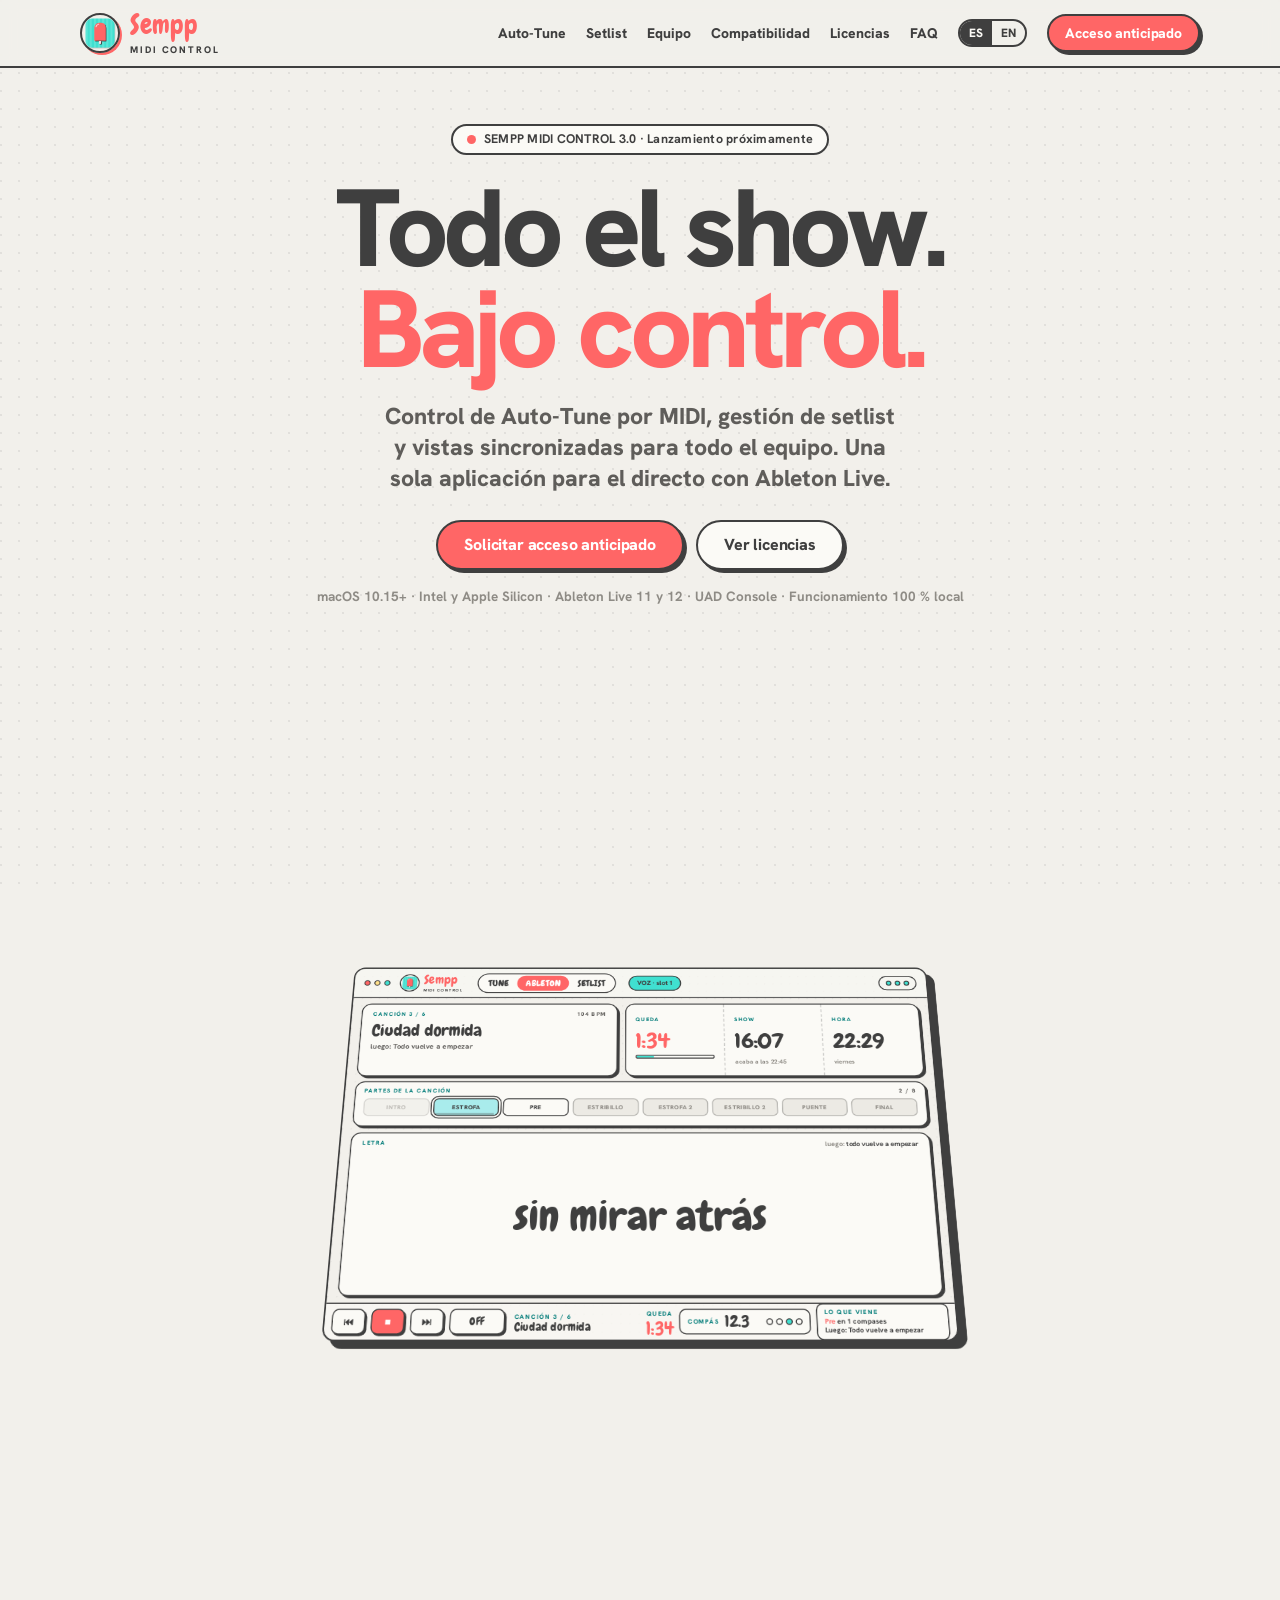
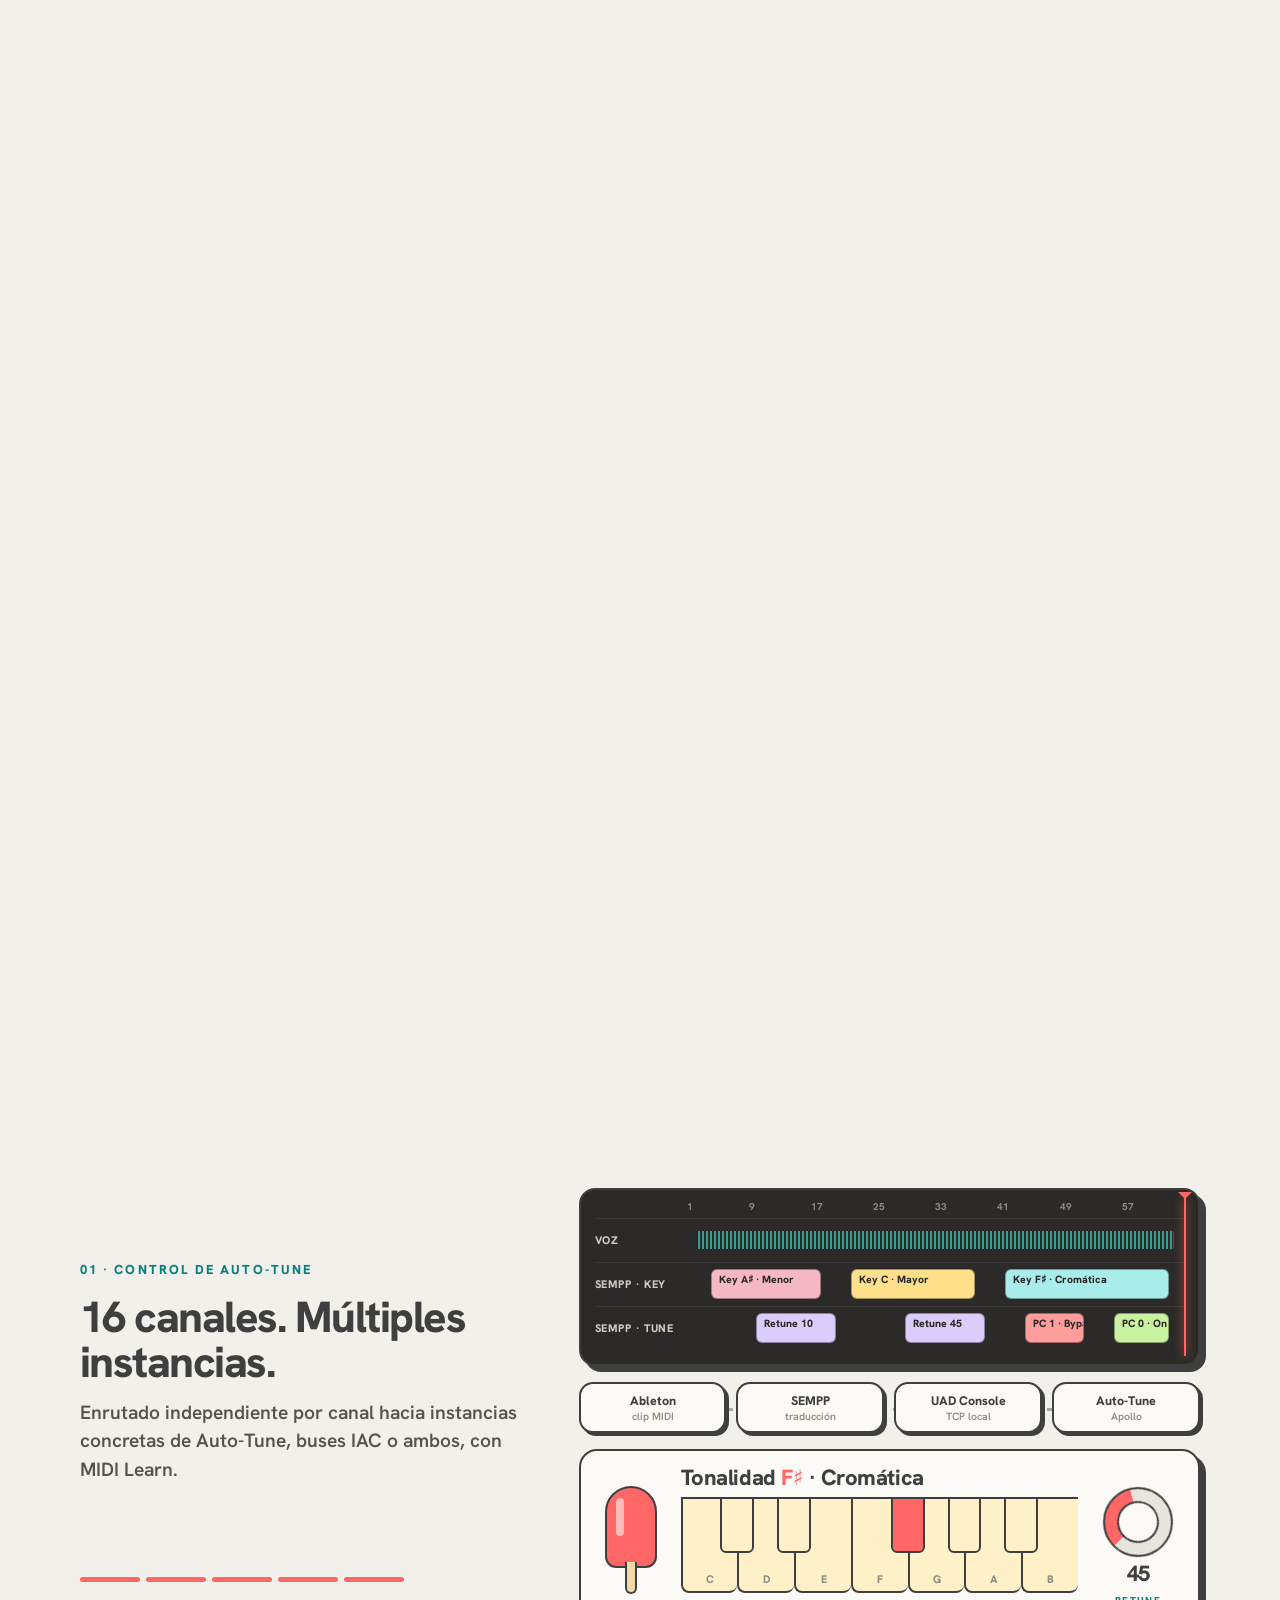
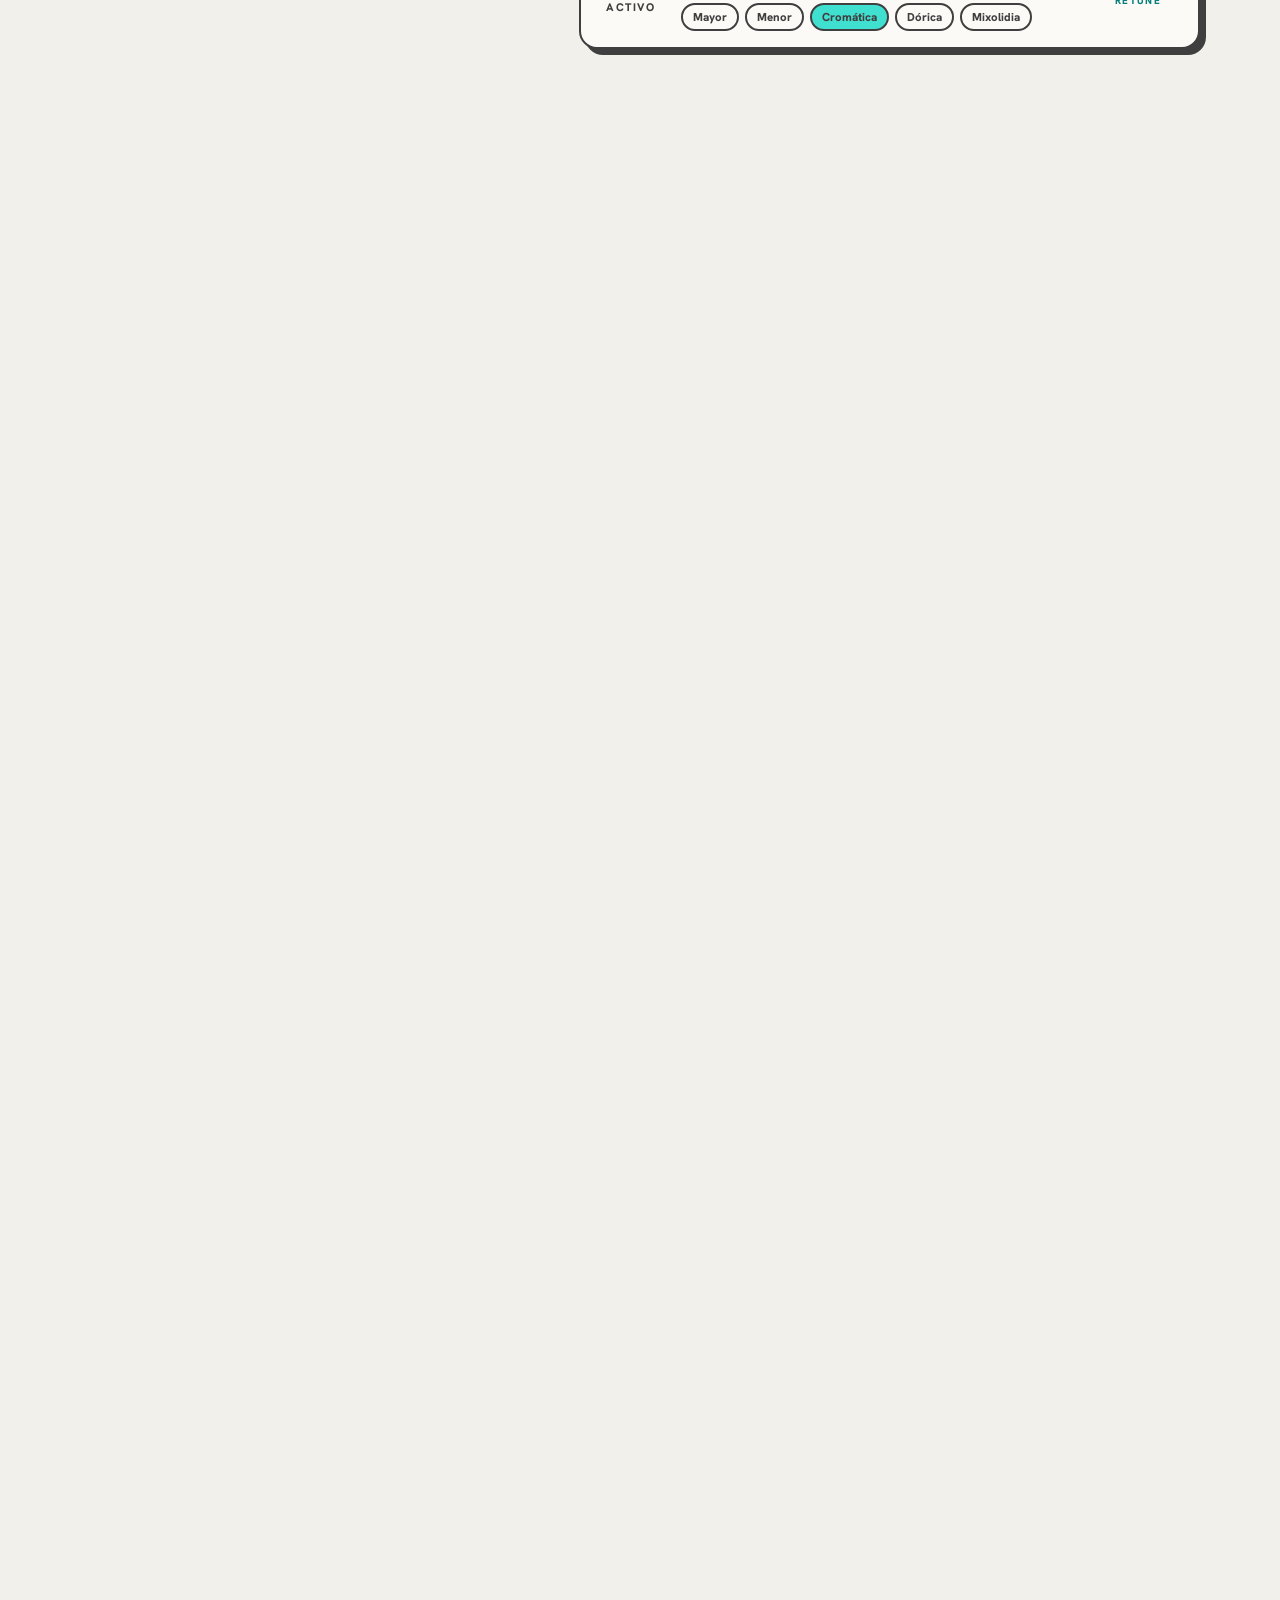
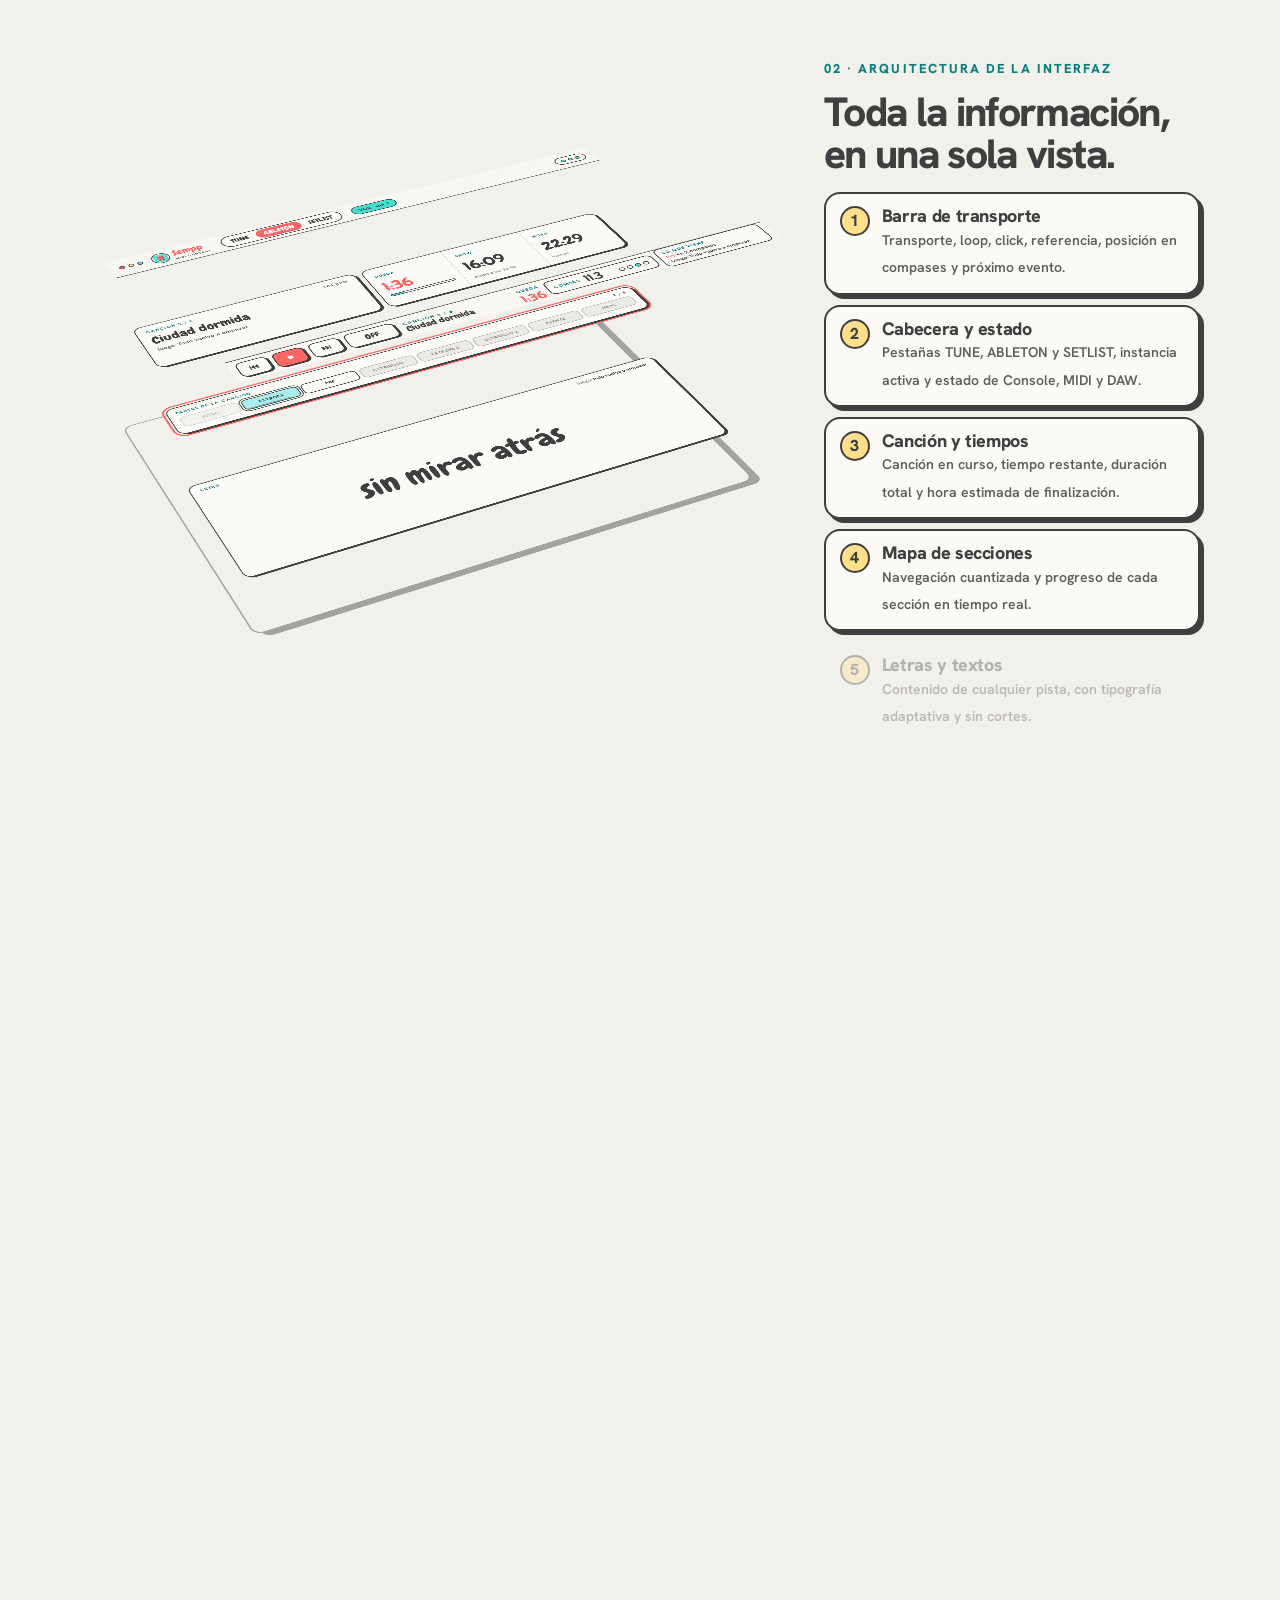
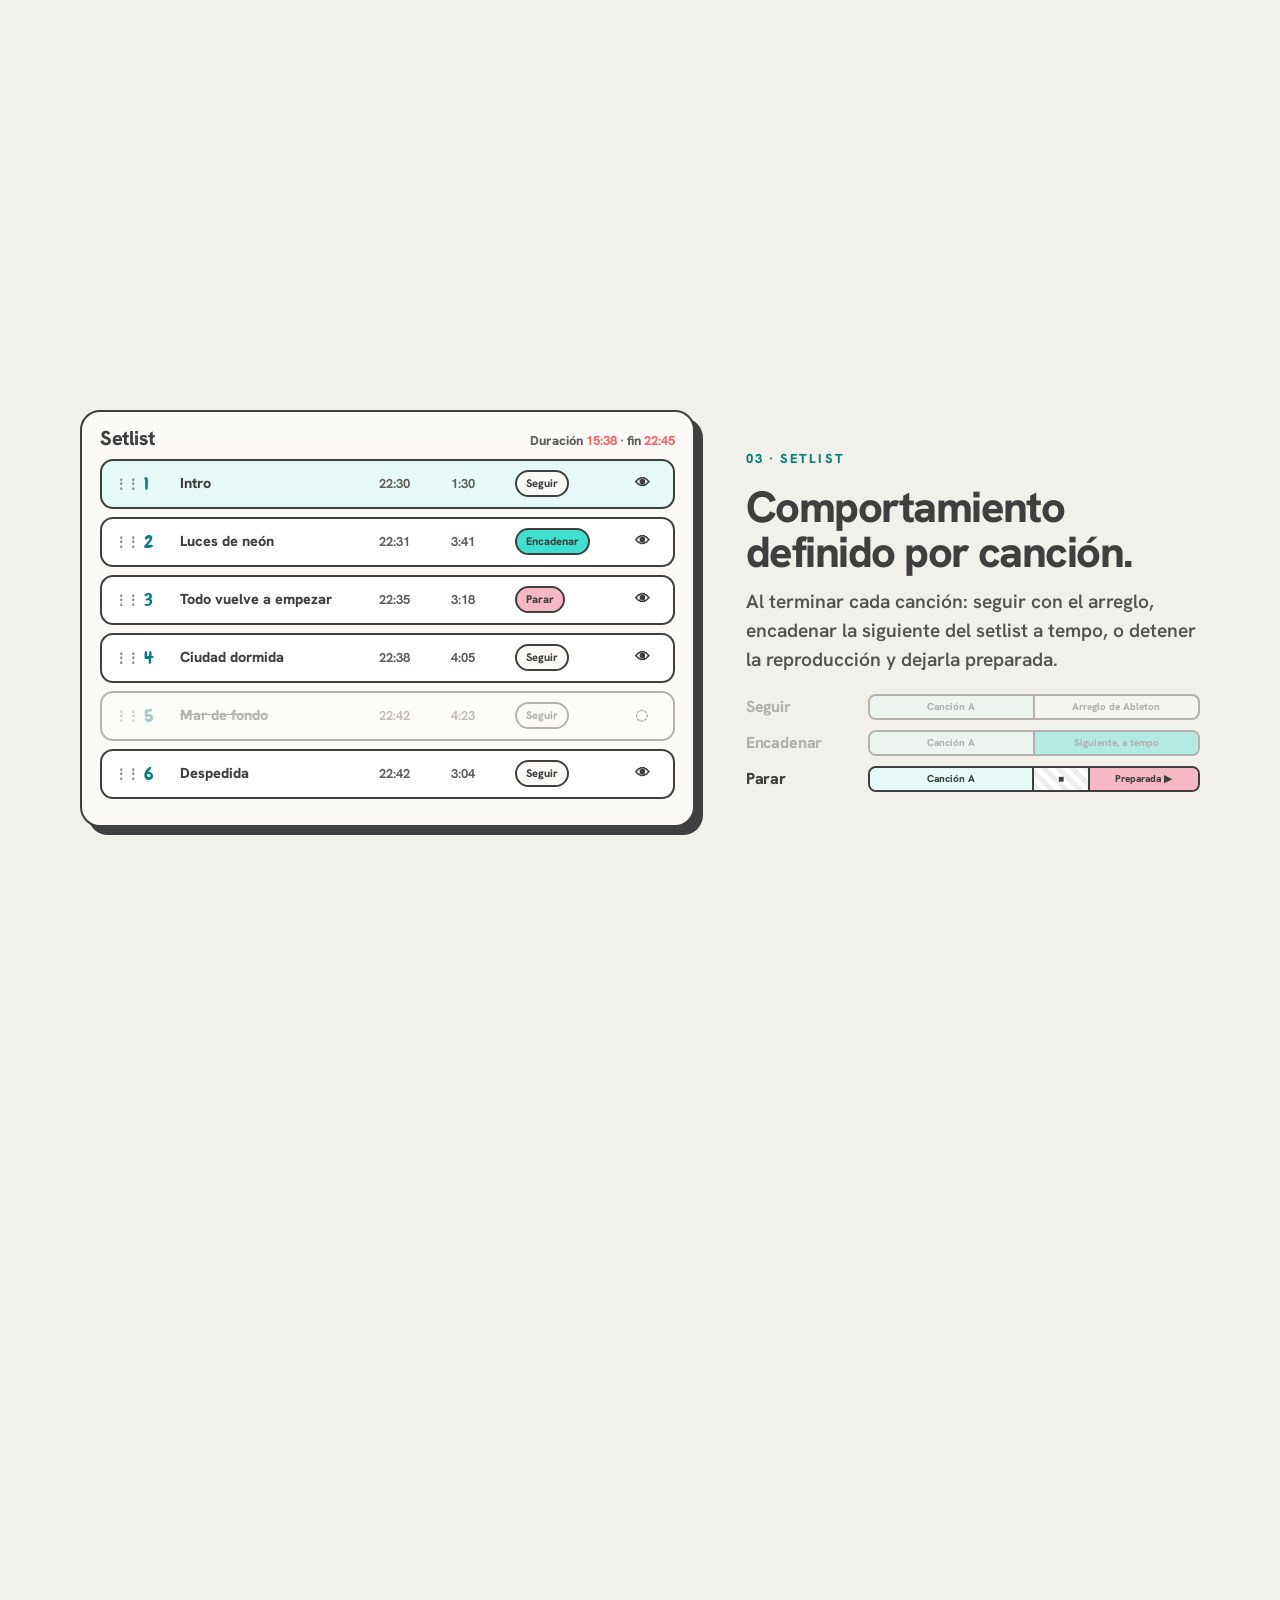
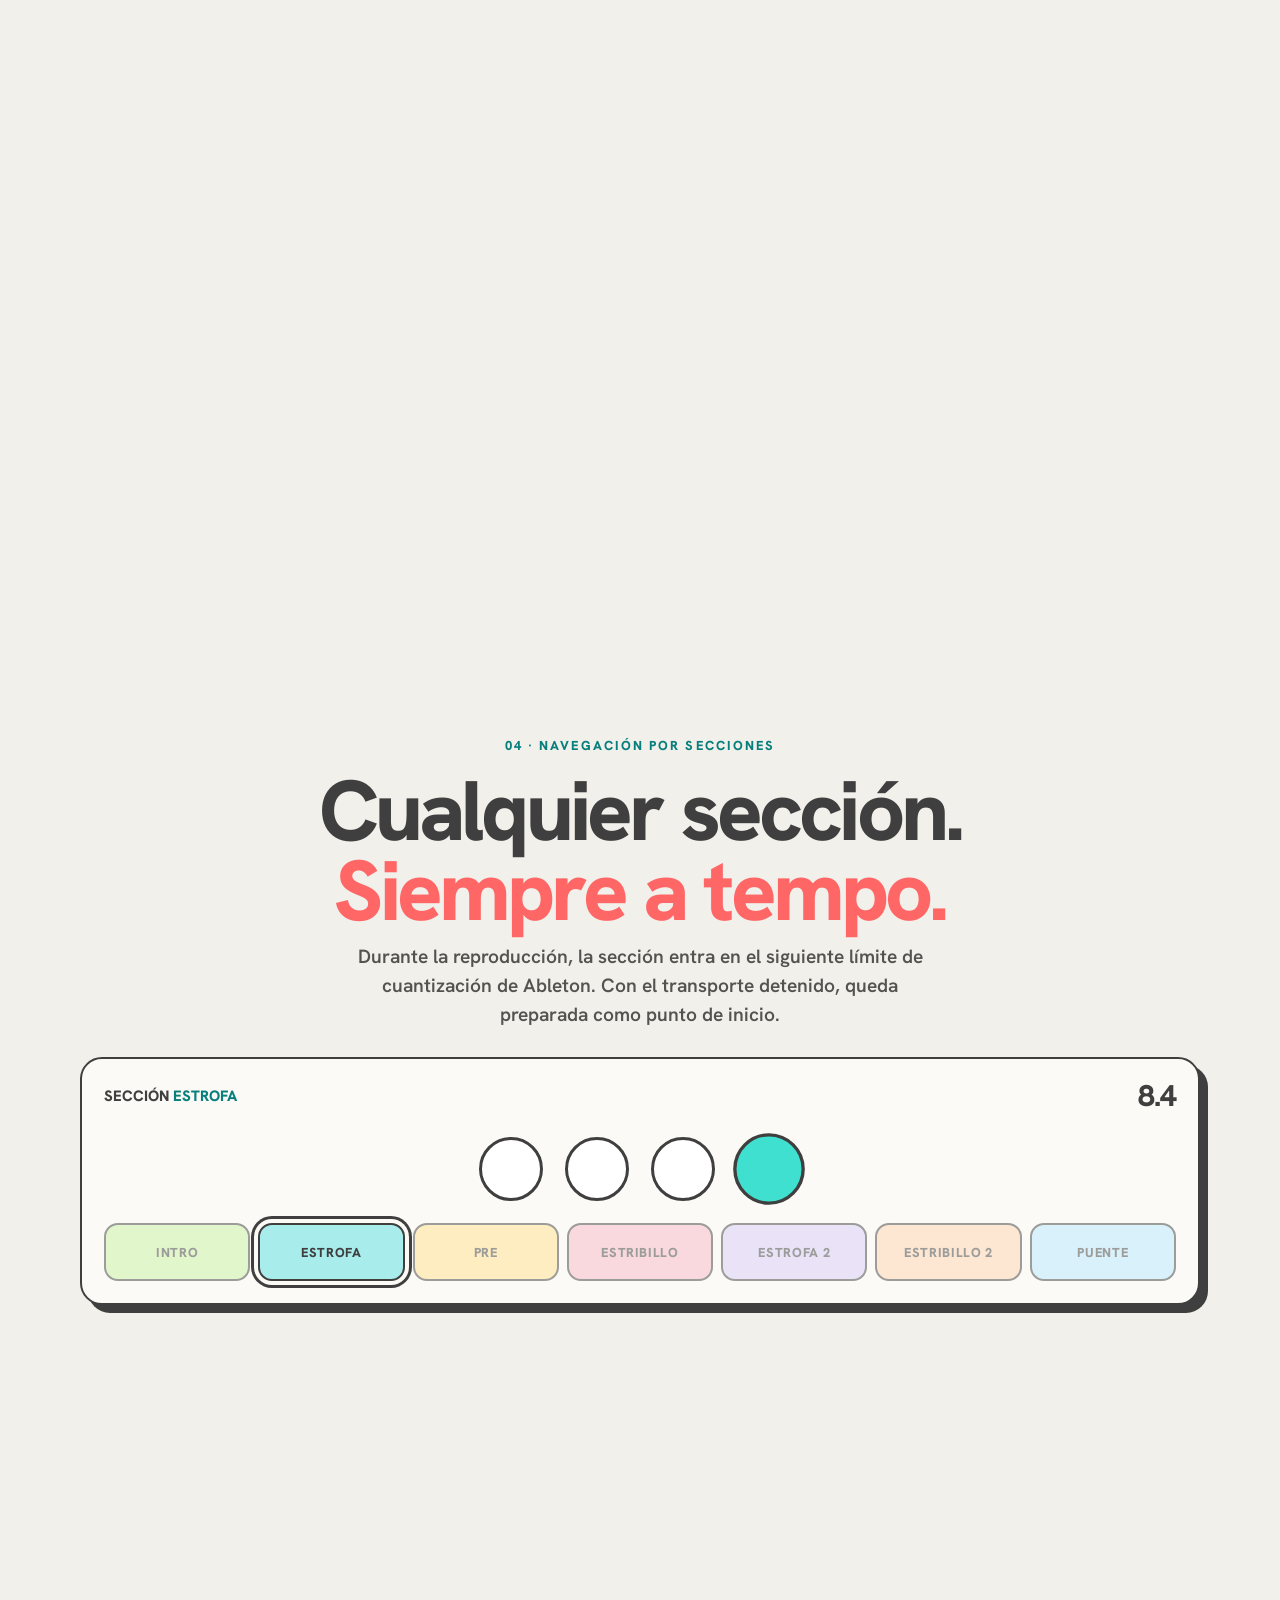
<file: docs/index.html>
<!doctype html>
<html lang="es">
<head>
<meta name="robots" content="noindex,nofollow">
<meta charset="utf-8">
<script>document.documentElement.classList.add('js')</script>
<meta name="viewport" content="width=device-width,initial-scale=1">
<title>SEMPP MIDI CONTROL · Control de Auto-Tune por MIDI y setlist para directo</title>
<meta name="description" content="Controla el Auto-Tune de tu Apollo por MIDI desde Ableton Live y lleva el show con setlist, partes a tempo, cuenta atrás y vistas en iPad para toda la banda. Pago único desde 49 €. Para macOS.">

<link rel="canonical" href="https://sempp.miguelsempere.es/">
<link rel="alternate" hreflang="es" href="https://sempp.miguelsempere.es/">
<link rel="alternate" hreflang="en" href="https://sempp.miguelsempere.es/en/">
<link rel="alternate" hreflang="x-default" href="https://sempp.miguelsempere.es/en/">
<meta property="og:type" content="website">
<meta property="og:site_name" content="SEMPP MIDI CONTROL">
<meta property="og:locale" content="es_ES">
<meta property="og:locale:alternate" content="en_US">
<meta property="og:url" content="https://sempp.miguelsempere.es/">
<meta property="og:title" content="SEMPP MIDI CONTROL · Todo el show, bajo control">
<meta property="og:description" content="Control de Auto-Tune por MIDI, gestión de setlist y vistas sincronizadas para todo el equipo. Para Ableton Live.">
<meta property="og:image" content="https://sempp.miguelsempere.es/img/og-es.png">
<meta property="og:image:width" content="1200">
<meta property="og:image:height" content="630">
<meta property="og:image:alt" content="SEMPP MIDI CONTROL: canción, cuenta atrás, partes y letra en la vista de Ableton">
<meta name="twitter:card" content="summary_large_image">
<meta name="twitter:title" content="SEMPP MIDI CONTROL · Todo el show, bajo control">
<meta name="twitter:description" content="Control de Auto-Tune por MIDI, gestión de setlist y vistas sincronizadas para todo el equipo. Para Ableton Live.">
<meta name="twitter:image" content="https://sempp.miguelsempere.es/img/og-es.png">
<meta name="theme-color" content="#F2F0EB">
<meta name="format-detection" content="telephone=no">
<link rel="icon" href="favicon.ico" sizes="any">
<link rel="icon" type="image/png" href="img/icon.png">
<link rel="apple-touch-icon" href="img/apple-touch-icon.png">
<link rel="manifest" href="site.webmanifest">
<link rel="preload" href="fonts/chewy-latin-400-normal.woff2" as="font" type="font/woff2" crossorigin>
<link rel="preload" href="fonts/hanken-grotesk-latin-800-normal.woff2" as="font" type="font/woff2" crossorigin>
<link rel="stylesheet" href="css/site.css">
<link rel="stylesheet" href="css/show.css">
<link rel="stylesheet" href="css/env.css">
<script type="application/ld+json">{"@context": "https://schema.org", "@graph": [{"@type": "WebSite", "@id": "https://sempp.miguelsempere.es/#web", "url": "https://sempp.miguelsempere.es/", "name": "SEMPP MIDI CONTROL", "inLanguage": ["es", "en"]}, {"@type": "Person", "@id": "https://sempp.miguelsempere.es/#miguel", "name": "Miguel Sempere", "jobTitle": "Guitarrista, productor y director musical", "sameAs": ["https://www.instagram.com/semperemiguel/"]}, {"@type": "SoftwareApplication", "@id": "https://sempp.miguelsempere.es/#app", "name": "SEMPP MIDI CONTROL", "url": "https://sempp.miguelsempere.es/", "description": "App para macOS que controla el Auto-Tune de UAD Console por MIDI desde Ableton Live y lleva el show con setlist, partes a tempo, tiempos y vistas en iPad para la banda.", "applicationCategory": "MultimediaApplication", "applicationSubCategory": "Live performance / MIDI", "operatingSystem": "macOS 10.15 or later", "softwareVersion": "3.0", "inLanguage": "es", "image": "https://sempp.miguelsempere.es/img/og-es.png", "screenshot": ["https://sempp.miguelsempere.es/img/plugin-abl.webp", "https://sempp.miguelsempere.es/img/plugin-set.webp", "https://sempp.miguelsempere.es/img/ipad-dm.webp"], "author": {"@id": "https://sempp.miguelsempere.es/#miguel"}, "publisher": {"@id": "https://sempp.miguelsempere.es/#miguel"}, "offers": [{"@type": "Offer", "name": "MIDI", "price": "49", "priceCurrency": "EUR", "availability": "https://schema.org/PreOrder", "url": "https://sempp.miguelsempere.es/#precios"}, {"@type": "Offer", "name": "Setlist", "price": "99", "priceCurrency": "EUR", "availability": "https://schema.org/PreOrder", "url": "https://sempp.miguelsempere.es/#precios"}, {"@type": "Offer", "name": "Full", "price": "149", "priceCurrency": "EUR", "availability": "https://schema.org/PreOrder", "url": "https://sempp.miguelsempere.es/#precios"}]}, {"@type": "FAQPage", "mainEntity": [{"@type": "Question", "name": "¿Qué necesito para usar SEMPP MIDI CONTROL?", "acceptedAnswer": {"@type": "Answer", "text": "Un Mac con macOS 10.15 o posterior (Intel o Apple Silicon) y Ableton Live 11 o 12. Para controlar el Auto-Tune, una interfaz Universal Audio Apollo con UAD Console y el Auto-Tune cargado en un canal. Los iPad, móviles u ordenadores de la banda solo necesitan un navegador en la misma red."}}, {"@type": "Question", "name": "¿Se puede utilizar sin Apollo ni Auto-Tune?", "acceptedAnswer": {"@type": "Answer", "text": "Sí. La licencia Setlist incluye el setlist, las partes, los tiempos, Click y Artist Ref y las vistas de iPad, y no necesita ninguna interfaz de Universal Audio."}}, {"@type": "Question", "name": "¿Cuánto cuesta?", "acceptedAnswer": {"@type": "Answer", "text": "Tres licencias de pago único, IVA incluido: MIDI 49 €, Setlist 99 € y Full 149 €. Puedes pasar de Setlist a Full por 59 € y de MIDI a Full por 99 €. Hay licencia Gira / Oficina de 5 Macs por 349 € y un 40 % de descuento para escuelas y conservatorios."}}, {"@type": "Question", "name": "¿Es una suscripción?", "acceptedAnswer": {"@type": "Answer", "text": "No. Es una licencia perpetua de pago único. Las actualizaciones de la versión 3 son gratis; una futura versión 4 tendrá precio reducido para quien ya tenga licencia."}}, {"@type": "Question", "name": "¿Hay prueba gratis?", "acceptedAnswer": {"@type": "Answer", "text": "Sí: 14 días de la versión Full con todo abierto y sin tarjeta. Al finalizar, las funciones no incluidas en tu licencia se desactivan sin afectar al resto."}}, {"@type": "Question", "name": "¿En cuántos Macs puedo usarla?", "acceptedAnswer": {"@type": "Answer", "text": "Cada licencia se activa en 2 Macs, por ejemplo el del directo y el de casa. Puedes liberar uno cuando quieras, y una tercera activación cuesta 19 €."}}, {"@type": "Question", "name": "¿Necesita internet en el escenario?", "acceptedAnswer": {"@type": "Answer", "text": "No. Todo funciona en local con el router del rack, incluidas las vistas de iPad. La licencia se comprueba en el propio Mac; basta con que se conecte a internet una vez cada 30 días (por ejemplo, en casa o en el hotel), y nunca se bloquea nada con SEMPP abierto."}}, {"@type": "Question", "name": "¿Se pueden guardar ajustes de Auto-Tune por canción?", "acceptedAnswer": {"@type": "Answer", "text": "Sí. Los presets de Tune guardan tonalidad, escala y los cuatro mandos. Se cargan con un clic, por CC desde Ableton o automáticamente al llegar a cada canción, y se pueden exportar e importar entre equipos."}}, {"@type": "Question", "name": "¿Cómo identifica las canciones y sus secciones?", "acceptedAnswer": {"@type": "Answer", "text": "En Ableton lee los localizadores del Arrangement: cada uno es una canción. Las partes salen de los clips de una pista que eliges en Ajustes. No hay que importar ni exportar nada."}}, {"@type": "Question", "name": "¿Modifica el proyecto?", "acceptedAnswer": {"@type": "Answer", "text": "No. El setlist, el orden y los modos viven en SEMPP. Solo mueve el transporte y, si lo activas, el solo del click y el mute de la voz de referencia."}}, {"@type": "Question", "name": "¿Qué iPad o dispositivos puedo usar?", "acceptedAnswer": {"@type": "Answer", "text": "Cualquier iPad, iPhone, Android u ordenador con navegador, también iPads antiguos. La vista se abre con un código QR y no hay que instalar ninguna app."}}, {"@type": "Question", "name": "¿Es seguro el control a través de la red wifi?", "acceptedAnswer": {"@type": "Answer", "text": "Puedes poner un PIN de acceso, dar permisos distintos a cada vista (director, técnico, banda) y bloquear todos los iPad desde el Mac con un solo clic."}}, {"@type": "Question", "name": "¿Funciona con Logic Pro?", "acceptedAnswer": {"@type": "Answer", "text": "La versión para Logic Pro 11 está en desarrollo, con canciones ilimitadas y saltos sin cortes. Tu licencia valdrá para Ableton y para Logic. El control del Auto-Tune por MIDI ya funciona con cualquier DAW."}}, {"@type": "Question", "name": "¿En qué se diferencia de otras apps de setlist como AbleSet?", "acceptedAnswer": {"@type": "Answer", "text": "SEMPP junta en una sola app el setlist, las partes a tempo y las vistas para la banda con el control del Auto-Tune de la Apollo por MIDI y el vúmetro de la voz para el técnico, y una misma licencia vale para Ableton y Logic."}}, {"@type": "Question", "name": "¿Es un producto de Universal Audio, Antares, Ableton o Apple?", "acceptedAnswer": {"@type": "Answer", "text": "No. SEMPP MIDI CONTROL es un producto independiente, hecho por Miguel Sempere, sin relación con Universal Audio, Antares, Ableton ni Apple."}}]}]}</script>
</head>
<body data-env="light">
<div id="env" aria-hidden="true"><div class="env-light"></div><div class="env-stage"><div class="truss"></div><i class="beam bm1"></i><i class="beam bm2"></i><i class="beam bm3"></i><i class="beam bm4"></i><i class="beam bm5"></i><canvas id="haze"></canvas><div class="wash"></div><div class="floor"></div></div><div class="env-land"><canvas id="land"></canvas></div></div>
<a class="skip" href="#main">Saltar al contenido</a>
<nav class="nav" aria-label="Principal"><div class="w">
  <a class="brand" href="./" aria-label="SEMPP MIDI CONTROL"><img src="img/icon.png" alt="" width="40" height="40"><span><b>Sempp</b><small>MIDI CONTROL</small></span></a>
  <div class="links">
    <a class="h" href="#s-tune">Auto-Tune</a><a class="h" href="#s-set">Setlist</a><a class="h" href="#s-band">Equipo</a><a class="h" href="#daw">Compatibilidad</a><a class="h" href="#precios">Licencias</a><a class="h" href="#faq">FAQ</a>
    <span class="lang" aria-label="Idioma"><span>ES</span><a href="en/" hreflang="en" lang="en">EN</a></span>
    <a class="btn sm coral" href="#lista"><span class="cl">Acceso anticipado</span><span class="cs">Reservar</span></a>
  </div>
</div></nav>

<main id="main">

<header class="hx"><div class="w">
  <span class="pill rv"><i></i>SEMPP MIDI CONTROL 3.0 · Lanzamiento próximamente</span>
  <h1 class="rv d1"><span class="s">Todo el show.<br><em>Bajo control.</em></span><span class="k">Control de Auto-Tune por MIDI, gestión de setlist y vistas sincronizadas para todo el equipo. Una sola aplicación para el directo con Ableton Live.</span></h1>
  <div class="cta rv d2"><a class="btn coral" href="#lista">Solicitar acceso anticipado</a><a class="btn" href="#precios">Ver licencias</a></div>
  <p class="note rv d3">macOS 10.15+ · Intel y Apple Silicon · Ableton Live 11 y 12 · UAD Console · Funcionamiento 100 % local</p>
</div></header>
<section class="scene" id="s-hero" data-scene="hero" aria-label="Interfaz principal">
  <div class="pin"><div class="stage"><div class="tilt"><div class="appbox" data-app="hero"></div></div></div>
  <div class="hxsub"><b>Canción, sección, compás y tiempo restante.</b><p class="lede" style="margin:8px auto 0">Toda la información del show en una interfaz diseñada para leerse a distancia.</p></div></div>
</section>

<section class="scene" id="s-tune" data-env="stage" data-scene="tune" aria-labelledby="t-tune">
  <div class="pin"><div class="w tunegrid">
    <div>
      <span class="kicker">01 · Control de Auto-Tune</span>
      <div class="steptxt">
        <div class="on"><h2 id="t-tune">Auto-Tune en UAD Console, controlado desde tu sesión.</h2><p class="lede">UAD Console no admite MIDI para los parámetros de Auto-Tune. SEMPP MIDI CONTROL actúa como puente: la sesión envía MIDI y Console responde en tiempo real.</p></div>
        <div><h2>Tonalidad y escala, sincronizadas con el arreglo.</h2><p class="lede">Los clips de control fijan la tonalidad (CC 21) y la escala (CC 22) en el instante exacto en que suenan. Las listas de tonalidades y escalas se leen solas del propio Auto-Tune.</p></div>
        <div><h2>Respuesta, carácter y presets.</h2><p class="lede">Retune Speed, Humanize, Flex-Tune y Natural Vibrato asignables por CC o por automatización. Guarda presets completos y cárgalos con un clic, por CC o al llegar a cada canción.</p></div>
        <div><h2>Bypass mediante Program Change.</h2><p class="lede">PC 0 activa, PC 1 desactiva y PC 2 alterna. Los cambios realizados directamente en Console se sincronizan en ambos sentidos.</p></div>
        <div><h2>16 canales. Múltiples instancias.</h2><p class="lede">Enrutado independiente por canal hacia instancias concretas de Auto-Tune, buses IAC o ambos, con MIDI Learn.</p></div>
      </div>
      <div class="prog" aria-hidden="true"><i class="on"></i><i></i><i></i><i></i><i></i></div>
    </div>
    <div class="rig" aria-hidden="true">
      <div class="arr">
        <div class="ruler"><span>1</span><span>9</span><span>17</span><span>25</span><span>33</span><span>41</span><span>49</span><span>57</span></div>
        <div class="trk"><b>VOZ</b><div class="lane"><div class="clip wave" style="left:2%;width:96%"></div></div></div>
        <div class="trk"><b>SEMPP · KEY</b><div class="lane" id="ln-key"></div></div>
        <div class="trk"><b>SEMPP · TUNE</b><div class="lane" id="ln-tune"></div></div>
        <div class="ph"></div>
      </div>
      <div class="flow" id="flow"><div class="wire"></div><div class="pulse"></div>
        <div class="node">Ableton<small>clip MIDI</small></div><div class="node">SEMPP<small>traducción</small></div><div class="node">UAD Console<small>TCP local</small></div><div class="node">Auto-Tune<small>Apollo</small></div></div>
      <div class="at">
        <div><div class="polo" id="polo"><div class="ice"></div><div class="stick"></div></div><div class="atst" id="atst">ACTIVO</div></div>
        <div><div class="keyread" id="keyread">Tonalidad <em>C</em> · Mayor</div><div class="piano" id="piano"></div><div class="chips" id="chips"></div></div>
        <div class="knob"><div class="dial" id="dial"></div><b id="rtv">25</b><small>RETUNE</small></div>
      </div>
    </div>
  </div></div>
</section>

<section class="scene" id="s-xp" data-env="stage" data-scene="xp" aria-labelledby="t-xp">
  <div class="pin"><div class="w xpgrid">
    <div class="xstage"><div class="xp"><div class="appbox" data-app="xp"></div></div></div>
    <div>
      <span class="kicker">02 · Arquitectura de la interfaz</span>
      <h2 class="mid" id="t-xp" style="margin:10px 0 18px">Toda la información, en una sola vista.</h2>
      <ol class="xlist">
        <li data-l="4"><i>1</i><div><b>Barra de transporte</b><span>Transporte, loop, click, referencia, posición en compases y próximo evento.</span></div></li>
        <li data-l="0"><i>2</i><div><b>Cabecera y estado</b><span>Pestañas TUNE, ABLETON y SETLIST, instancia activa y estado de Console, MIDI y DAW.</span></div></li>
        <li data-l="1"><i>3</i><div><b>Canción y tiempos</b><span>Canción en curso, tiempo restante, duración total y hora estimada de finalización.</span></div></li>
        <li data-l="2"><i>4</i><div><b>Mapa de secciones</b><span>Navegación cuantizada y progreso de cada sección en tiempo real.</span></div></li>
        <li data-l="3"><i>5</i><div><b>Letras y textos</b><span>Contenido de cualquier pista, con tipografía adaptativa y sin cortes.</span></div></li>
      </ol>
    </div>
  </div></div>
</section>

<section class="scene" id="s-set" data-env="stage" data-scene="set" aria-labelledby="t-set">
  <div class="pin"><div class="w setgrid">
    <div class="sl" aria-hidden="true">
      <div class="hd"><b>Setlist</b><span class="tot">Duración <em id="sl-tot">41:20</em> · fin <em id="sl-end">23:11</em></span></div>
      <div class="slist" id="slist"></div>
    </div>
    <div>
      <span class="kicker">03 · Setlist</span>
      <div class="steptxt">
        <div class="on"><h2 id="t-set">Generado a partir de tu sesión.</h2><p class="lede">Cada localizador del Arrangement se convierte en una canción, con su duración y su hora de inicio calculadas automáticamente.</p></div>
        <div><h2>Reordena sin modificar el proyecto.</h2><p class="lede">El orden del show se define en SEMPP. La sesión de Ableton permanece intacta.</p></div>
        <div><h2>Excluye canciones al instante.</h2><p class="lede">Los tiempos y la hora de finalización se recalculan en el momento.</p></div>
        <div><h2>Comportamiento definido por canción.</h2><p class="lede">Al terminar cada canción: seguir con el arreglo, encadenar la siguiente del setlist a tempo, o detener la reproducción y dejarla preparada.</p></div>
      </div>
      <div class="modes">
        <div class="mode" data-m="free"><b>Seguir</b><div class="mtl"><span style="flex:3;background:#E6FBF8">Canción A</span><span style="flex:3">Arreglo de Ableton</span></div></div>
        <div class="mode" data-m="chain"><b>Encadenar</b><div class="mtl"><span style="flex:3;background:#E6FBF8">Canción A</span><span style="flex:3;background:var(--mint)">Siguiente, a tempo</span></div></div>
        <div class="mode" data-m="stop"><b>Parar</b><div class="mtl"><span style="flex:3;background:#E6FBF8">Canción A</span><span class="gap" style="flex:1">■</span><span style="flex:2;background:var(--pink)">Preparada ▶</span></div></div>
      </div>
    </div>
  </div></div>
</section>

<section class="scene" id="s-parts" data-env="stage" data-scene="parts" aria-labelledby="t-parts">
  <div class="pin"><div class="w">
    <div class="center"><span class="kicker">04 · Navegación por secciones</span><h2 class="big" id="t-parts" style="margin:12px 0 12px">Cualquier sección.<br><em>Siempre a tempo.</em></h2>
    <p class="lede" style="margin:0 auto">Durante la reproducción, la sección entra en el siguiente límite de cuantización de Ableton. Con el transporte detenido, queda preparada como punto de inicio.</p></div>
    <div class="partsbox" style="margin-top:28px;position:relative" aria-hidden="true">
      <div class="pstat"><span>SECCIÓN <span id="pp-now" style="color:var(--teal)">&nbsp;</span></span><span class="cnt" id="pp-cnt">&nbsp;</span><span class="bb" id="pp-bb">9.1</span></div>
      <div class="bigbeat" id="pp-beats"><i></i><i></i><i></i><i></i></div>
      <div class="prow" id="pp-row"></div>
      <div class="finger" id="pp-f"></div>
    </div>
  </div></div>
</section>

<section class="scene" id="s-band" data-env="stage" data-scene="band" aria-labelledby="t-band">
  <div class="pin"><div class="w">
    <div class="center"><span class="kicker">05 · Vistas para el equipo</span><h2 class="mid" id="t-band" style="margin:10px 0 6px">Una vista para cada función.</h2>
    <p class="lede" style="margin:0 auto">Vistas específicas para dirección musical, técnico y banda, servidas por la red local. Sin conexión a internet y sin instalar aplicaciones.</p></div>
    <div class="bstage" aria-hidden="true">
      <svg class="wifi" viewBox="0 0 100 100" preserveAspectRatio="none"><path d="M42 30 C 34 26, 28 24, 22 22" style="opacity:var(--b2,0)"/><path d="M58 30 C 66 26, 72 24, 78 22" style="opacity:var(--b3,0)"/><path d="M50 58 L 50 70" style="opacity:var(--b4,0)"/></svg>
      <div class="center"><div class="appbox" data-app="band"></div></div>
      <div class="dev dv1"><div class="frame"><img src="img/ipad-dm-800.webp" width="800" height="600" alt="" loading="lazy"></div><div class="lbl"><small>Dirección musical</small>Control completo</div></div>
      <div class="dev dv2"><div class="frame"><img src="img/ipad-tec-800.webp" width="800" height="600" alt="" loading="lazy"></div><div class="lbl"><small>Técnico</small>Señal, notas y sistema</div></div>
      <div class="dev dv3"><div class="frame"><img src="img/ipad-banda-800.webp" width="800" height="600" alt="" loading="lazy"></div><div class="lbl"><small>Banda</small>Referencia visual</div></div>
      <div class="pinpad"><b>PIN de acceso</b><div class="dots"><i class="f"></i><i class="f"></i><i class="f"></i><i></i></div><div class="keys"><span>1</span><span>2</span><span>3</span><span>4</span><span>5</span><span>6</span><span>7</span><span>8</span><span>9</span></div></div>
      <div class="lock"><i>🔒</i>Bloqueo global de todos los dispositivos desde el Mac.</div>
    </div>
  </div></div>
</section>

<section id="vistas" data-env="stage" aria-labelledby="t-vistas"><div class="w">
  <div class="g2" style="margin-top:0;align-items:center">
    <div class="rv"><span class="kicker">06 · Para el técnico</span><h2 class="mid" id="t-vistas" style="margin:10px 0 14px">La voz y los cambios, siempre a la vista.</h2>
      <p class="lede">Medición de la señal de entrada del canal de Auto-Tune en el Mac y en la vista del técnico. Umbrales a −12 dB y −3 dB, indicador de saturación con retención y alerta automática por ausencia de señal durante la reproducción.</p><p class="lede" style="margin-top:12px"><b>Notas para el técnico:</b> una pista MIDI con pasajes nombrados (cambios de guitarra, cejillas, afinaciones) que solo ve su iPad, con los compases que faltan y aviso antes de cada cambio, también de las próximas canciones.</p></div>
    <div class="rv d2"><div class="vu" id="vu" aria-hidden="true"></div><div class="dbs"><span style="left:0">−60</span><span style="left:40%">−36</span><span style="left:60%">−24</span><span style="left:80%">−12</span><span style="left:100%">0 dB</span></div><div class="cliprow"><button type="button" class="clipb" id="clipb" aria-pressed="false" aria-label="Rearmar el indicador de saturación"><i></i>CLIP</button></div></div>
  </div>
  <div class="g2" style="align-items:center;margin-top:80px">
    <div class="rv"><div class="shot"><img src="img/live.webp" width="1600" height="455" loading="lazy" alt="Vista de directo flotante de SEMPP MIDI CONTROL sobre Ableton Live"></div></div>
    <div class="rv d2"><span class="kicker">07 · Vista de directo</span><h2 class="mid" style="margin:10px 0 14px">Información superpuesta, sin interferir.</h2>
      <p class="lede">Panel flotante siempre visible, incluso sobre Ableton a pantalla completa: estado de Auto-Tune, tonalidad, escala, compás, loop y letras. Opacidad ajustable y clics transparentes para seguir operando la sesión.</p></div>
  </div>
</div></section>

<section id="detalles" data-env="stage" aria-labelledby="t-det"><div class="w">
  <div class="center"><span class="kicker">Versión 3.0</span><h2 class="mid" id="t-det" style="margin:10px 0 6px">Cada detalle, pensado para el escenario.</h2>
  <p class="lede" style="margin:0 auto">Más allá de las funciones principales, la versión 3.0 incorpora decenas de mejoras orientadas a la operación en directo.</p></div>
  <div class="det">
    <div class="dt rv"><i>▦</i><b>Tres vistas de setlist</b><span>Lista, compacta y tarjetas, también con más de 40 canciones.</span></div>
    <div class="dt rv d1"><i>⎵</i><b>Barra espaciadora</b><span>Play y Stop con el mismo comportamiento que en Ableton.</span></div>
    <div class="dt rv d2"><i>◉</i><b>Actividad y dispositivos</b><span>Registro de eventos y dispositivos conectados en tiempo real.</span></div>
    <div class="dt rv d3"><i>⤢</i><b>Tamaño de ventana</b><span>Escala ajustable de la interfaz para cada pantalla.</span></div>
    <div class="dt rv"><i>Aa</i><b>Tres tipografías</b><span>Jelly, Sobria y Técnica, con escala de texto ajustable.</span></div>
    <div class="dt rv d1"><i>?</i><b>Modo experto</b><span>Un botón oculta todas las ayudas para una interfaz limpia.</span></div>
    <div class="dt rv d2"><i>↻</i><b>Actualizaciones verificadas</b><span>Aviso con notas de versión e instalación en un clic.</span></div>
    <div class="dt rv d3"><i>⚑</i><b>Diagnóstico integrado</b><span>Asistente de configuración e informe de incidencias.</span></div>
    <div class="dt rv"><i>★</i><b>Presets de Tune</b><span>Tonalidad, escala y mandos en un clic, por CC o por canción.</span></div>
    <div class="dt rv d1"><i>◷</i><b>Reloj del show</b><span>Arranca solo con el marcador de inicio, en el Mac y en los iPad.</span></div>
    <div class="dt rv d2"><i>✎</i><b>Notas para el técnico</b><span>Cambios de guitarra y cejillas con los compases que faltan.</span></div>
    <div class="dt rv d3"><i>▯</i><b>Vista vertical</b><span>Las tres vistas de equipo, también en el móvil.</span></div>
  </div>
</div></section>

<section id="cifras" data-env="stage" aria-labelledby="t-num"><div class="w">
  <div class="center"><span class="kicker">Fiabilidad</span><h2 class="mid" id="t-num" style="margin:10px 0 6px">Fiabilidad verificada en cada versión.</h2>
  <p class="lede" style="margin:0 auto">Antes de cada publicación, el transporte se somete a una batería de pruebas automatizadas que simula un DAW con comportamientos adversos: órdenes ignoradas, retardos y movimientos inesperados.</p></div>
  <div class="stats">
    <div class="stat rv"><b data-count="210">0</b><span>escenarios de transporte verificados</span></div>
    <div class="stat rv d1"><b data-count="16">0</b><span>canales MIDI con enrutado independiente</span></div>
    <div class="stat rv d2"><b data-count="3">0</b><span>vistas por perfil, con permisos</span></div>
    <div class="stat rv d3"><b data-count="0">0</b><span>dependencias de internet en el escenario</span></div>
  </div>
</div></section>

<section id="daw" aria-labelledby="t-daw"><div class="w">
  <div class="center"><span class="kicker">08 · Compatibilidad</span><h2 class="big" id="t-daw" style="margin:12px 0 0">Ableton Live.<br><em>Próximamente, Logic Pro.</em></h2>
    <p class="lede" style="margin:16px auto 0">Una única licencia para ambos DAW. El control de Auto-Tune es compatible con cualquier software que envíe MIDI.</p>
    <div class="daw" role="tablist"><button role="tab" aria-selected="true" data-daw="abl">Ableton Live</button><button role="tab" aria-selected="false" data-daw="lgc">Logic Pro</button></div></div>
  <div class="dawp on" id="daw-abl" role="tabpanel">
    <div class="card"><span class="soon" style="background:var(--mint)">Disponible · versión 3.0</span><h3>Integración con Ableton Live 11 y 12</h3><p>Un script de control lee localizadores, clips de las pistas seleccionadas, loop, tempo y compás, y ejecuta las órdenes del setlist.</p></div>
    <ul><li>Canciones definidas por los localizadores del Arrangement</li><li>Secciones y letras desde los clips de cualquier pista</li><li>Navegación anterior/siguiente con los localizadores nativos</li><li>Compatible con clips de «stop y siguiente marcador»</li><li>Solo de click y mute de referencia desde el Mac y el iPad</li></ul>
  </div>
  <div class="dawp" id="daw-lgc" role="tabpanel">
    <div class="card"><span class="soon">En desarrollo</span><h3>SEMPP MIDI CONTROL for Logic</h3><p>El mismo sistema para Logic Pro 11: la misma barra de transporte, el mismo setlist y las mismas vistas para el equipo. Indica Logic Pro en la lista de acceso anticipado para recibir la beta.</p></div>
    <ul><li>Canciones ilimitadas, sin depender de los marcadores de Logic</li><li>Canciones y secciones definidas por pasajes MIDI con nombre</li><li>Soporte de cambios de tempo y de compás del proyecto</li><li>Saltos durante la reproducción sin cortes ni artefactos</li><li>Click y referencia por nombre de pista mediante superficie Mackie</li></ul>
  </div>
</div></section>

<section id="evolucion" aria-labelledby="t-evo"><div class="w">
  <div class="center"><span class="kicker">Hoja de ruta</span><h2 class="big" id="t-evo" style="margin:12px 0 0">En evolución<br><em>constante.</em></h2>
  <p class="lede" style="margin:16px auto 0">SEMPP MIDI CONTROL se desarrolla de forma continua, a partir de lo que exige el directo. Estas son las próximas incorporaciones.</p></div>
  <div class="road">
    <div class="rcol rv"><div class="rhead"><span class="rdot r1"></span><b>En desarrollo</b><small>Ya en fase de pruebas</small></div>
      <div class="ri"><b>SEMPP MIDI CONTROL for Logic</b><span>El sistema completo para Logic Pro 11, con canciones ilimitadas y saltos sin cortes.</span><em class="bar"><i style="--v:75%"></i></em></div>
      <div class="ri"><b>Sistema de licencias</b><span>Activación por número de serie con validación local y prueba de 14 días.</span><em class="bar"><i style="--v:85%"></i></em></div>
      <div class="ri"><b>Firma y notarización de Apple</b><span>Instalación y actualizaciones sin avisos de seguridad de macOS.</span><em class="bar"><i style="--v:35%"></i></em></div>
    </div>
    <div class="rcol rv d1"><div class="rhead"><span class="rdot r2"></span><b>Próximamente</b><small>Diseño cerrado</small></div>
      <div class="ri"><b>Prompter</b><span>Nueva pestaña y ventana dedicada a las letras, secuenciadas con la sesión.</span></div>
      <div class="ri"><b>Pista de comandos</b><span>Clips MIDI con órdenes para SEMPP: avisos, paradas y cambios de preset.</span></div>
      <div class="ri"><b>Avisos para la banda</b><span>Alertas visuales y cuenta atrás de entradas en las vistas de equipo.</span></div>
    </div>
    <div class="rcol rv d2"><div class="rhead"><span class="rdot r3"></span><b>En estudio</b><small>Próximas versiones</small></div>
      <div class="ri"><b>Modo ensayo</b><span>Bucles de sección y saltos inmediatos para ensayar pasajes concretos.</span></div>
      <div class="ri"><b>Setlist editable desde el iPad</b><span>Orden y modos del show modificables desde la vista de dirección musical.</span></div>
      <div class="ri"><b>Varias voces a la vez</b><span>Varias instancias de Auto-Tune visibles a la vez, cada una con su medidor.</span></div>
    </div>
  </div>
  <p class="note center" style="margin-top:22px">Las actualizaciones de la versión 3 están incluidas en tu licencia. Funciones y plazos sujetos a cambios.</p>
</div></section>

<section id="precios" data-env="land" aria-labelledby="t-precios"><div class="w">
  <div class="center"><span class="kicker">09 · Licencias</span><h2 class="big" id="t-precios" style="margin:12px 0 0">Licencia perpetua.<br><em>Sin suscripción.</em></h2>
  <p class="lede" style="margin:16px auto 0">Pago único, actualizaciones de la versión 3 incluidas y funcionamiento sin conexión en el escenario. Amplía tu licencia cuando lo necesites.</p></div>
  <div class="plans">
    <div class="plan rv"><h3>MIDI</h3><p class="for">Control de Auto-Tune por MIDI, compatible con cualquier DAW.</p>
      <p class="price">49 €<small>pago único · IVA incluido</small></p>
      <ul><li>Auto-Tune por CC y Program Change</li><li>16 canales, buses IAC y MIDI Learn</li><li>Selector de tonalidad y escala</li><li>Presets de Tune por canción o por CC</li><li>Medidor de entrada vocal</li><li>Vista de directo de Auto-Tune</li><li class="no">Setlist, secciones y vistas de equipo</li></ul>
      <a class="btn" href="#lista">Recibir aviso</a></div>
    <div class="plan best rv d1"><span class="badge">Recomendado</span><h3>Full</h3><p class="for">La solución completa para la dirección musical en directo.</p>
      <p class="price">149 €<small>pago único · IVA incluido</small></p>
      <ul><li>Todas las funciones de MIDI</li><li>Todas las funciones de Setlist</li><li>Vista del técnico con medidor y notas</li><li>Vista de directo completa</li><li>Ableton Live y Logic Pro con la misma licencia</li></ul>
      <a class="btn coral" href="#lista">Recibir aviso</a></div>
    <div class="plan rv d2"><h3>Setlist</h3><p class="for">Gestión del show para formaciones con secuencias, con o sin Apollo.</p>
      <p class="price">99 €<small>pago único · IVA incluido</small></p>
      <ul><li>Setlist con comportamiento por canción</li><li>Navegación por secciones a tempo</li><li>Tiempos, compás y próximo evento</li><li>Click, referencia y letras</li><li>Notas para el técnico y reloj del show</li><li>Vistas de equipo con PIN y permisos</li><li class="no">Control de Auto-Tune</li></ul>
      <a class="btn" href="#lista">Recibir aviso</a></div>
  </div>
  <p class="launch rv">Oferta de lanzamiento: 30 % de descuento durante el primer mes para los inscritos en el acceso anticipado. Prueba de 14 días de la versión Full, sin tarjeta.</p>

  <div class="lic">
    <div class="rv"><span class="kicker">Sistema de licencias</span><h3 class="mid" style="margin:10px 0 18px">Activación sencilla. Funcionamiento sin conexión.</h3>
      <ol class="howlic">
        <li><div><b>Prueba de 14 días</b><span>Todas las funciones disponibles, sin tarjeta. Al finalizar, las funciones no incluidas en tu licencia quedan desactivadas sin afectar al resto.</span></div></li>
        <li><div><b>Compra y número de serie</b><span>Pago seguro con IVA incluido. El número de serie se envía por correo de forma inmediata.</span></div></li>
        <li><div><b>Activación en dos equipos</b><span>Desde Ajustes → Licencia, en dos Mac: el de directo y el de estudio. Puedes liberar una activación en cualquier momento.</span></div></li>
        <li><div><b>Validación local</b><span>La licencia se verifica en el propio equipo. Basta con conectarse a internet una vez cada 30 días, y nunca se bloquea nada con la aplicación abierta.</span></div></li>
      </ol></div>
    <div class="rv d2"><span class="kicker">Funciones por licencia</span>
      <div class="licpick" style="margin-top:14px" role="group" aria-label="Licencia"><button data-lic="midi" aria-pressed="false">MIDI</button><button data-lic="set" aria-pressed="false">Setlist</button><button data-lic="full" aria-pressed="true">Full</button></div>
      <div class="mini" aria-live="polite">
        <div class="mh"><span data-f="tune">TUNE</span><span data-f="daw">ABLETON · LOGIC</span><span data-f="set">SETLIST</span></div>
        <div class="mb">
          <div data-f="tune">Auto-Tune por MIDI</div><div data-f="tune">Medidor vocal</div>
          <div data-f="set">Setlist y modos de final</div><div data-f="set">Secciones a tempo</div>
          <div data-f="set">Vistas de equipo · PIN</div><div data-f="set">Click y referencia</div>
          <div data-f="tune">Tonalidad y escala</div><div data-f="daw">Transporte y tiempos</div>
        </div>
      </div>
      <div class="licsum" aria-live="polite"><div><span class="kicker" data-ls="name">Full</span><b data-ls="price">149 €</b><p data-ls="desc">Todas las funciones de SEMPP MIDI CONTROL, para Ableton Live y Logic Pro.</p></div><a class="btn coral" href="#lista">Recibir aviso</a></div>
      <template id="ls-data">{"midi":["MIDI","49 €","Control de Auto-Tune por MIDI con cualquier DAW."],"set":["Setlist","99 €","Gestión del show y vistas para el equipo, sin control de Auto-Tune."],"full":["Full","149 €","Todas las funciones de SEMPP MIDI CONTROL, para Ableton Live y Logic Pro."]}</template>
    </div>
  </div>
  <div class="extras">
    <div class="rv"><b>59 €</b><span>Actualización de Setlist a Full</span></div>
    <div class="rv d1"><b>99 €</b><span>Actualización de MIDI a Full</span></div>
    <div class="rv d2"><b>349 €</b><span>Licencia Gira / Oficina: 5 equipos para agencias de management y dirección de varios artistas</span></div>
    <div class="rv d3"><b>−40 %</b><span>Centros educativos y conservatorios</span></div>
  </div>
  <p class="note center" style="margin-top:18px">Actualizaciones 3.x incluidas · activación adicional 19 € · precios con IVA incluido.</p>
</div></section>

<section id="comparar" aria-labelledby="t-cmp"><div class="w">
  <span class="kicker">Comparativa</span><h2 class="mid" id="t-cmp" style="margin:10px 0 0">Del flujo manual al control integrado.</h2>
  <table class="cmp rv">
    <thead><tr><th scope="col">Tarea</th><th scope="col">Flujo habitual</th><th scope="col">Con SEMPP MIDI CONTROL</th></tr></thead>
    <tbody>
      <tr><td>Cambio de tonalidad</td><td>Ajuste manual en Console entre canciones</td><td>Automatizado desde la sesión, sincronizado con el arreglo</td></tr>
      <tr><td>Orden del show</td><td>Reorganizar el Arrangement antes de cada actuación</td><td>Reordenación en el setlist sin modificar el proyecto</td></tr>
      <tr><td>Final de canción</td><td>Parada y posicionamiento manuales</td><td>Seguir, encadenar a tempo o parar y preparar la siguiente</td></tr>
      <tr><td>Repetir una sección</td><td>Localizar el punto en la pantalla del ordenador</td><td>Selección desde cualquier dispositivo, con entrada cuantizada</td></tr>
      <tr><td>Información para la banda</td><td>Comunicación verbal durante el show</td><td>Vistas dedicadas con canción, sección, compases y tiempos</td></tr>
      <tr><td>Cambios de instrumento</td><td>Avisos de viva voz entre canciones</td><td>Notas para el técnico con los compases que faltan</td></tr>
      <tr><td>Supervisión técnica</td><td>Sin visibilidad de la entrada vocal desde el puesto de control</td><td>Medidor de entrada y alertas del sistema en la vista del técnico</td></tr>
    </tbody>
  </table>
</div></section>

<section class="stripes" aria-labelledby="t-org"><div class="w">
  <div class="center"><span class="kicker">Origen</span><h2 class="mid" id="t-org" style="margin:10px 0 6px">Desarrollado y validado en giras reales.</h2>
  <p class="lede" style="margin:0 auto">SEMPP MIDI CONTROL surge de las necesidades de la dirección musical en directo. Cada función se valida en ensayos y conciertos antes de publicarse, con un único criterio: que el show nunca dependa del ordenador.</p></div>
  <div class="g3">
    <div class="card rv"><b class="pt3">Probado en directo</b><p>Utilizado en giras profesionales con secuencias, pedalera MIDI y Auto-Tune en la voz principal.</p></div>
    <div class="card rv d1"><b class="pt3">Arquitectura local</b><p>Durante el show, todo el sistema funciona en la red del rack, sin conexión a internet ni servicios externos.</p></div>
    <div class="card rv d2"><b class="pt3">Soporte integrado</b><p>Informe de incidencias en un clic, con registros y diagnóstico completos para una resolución rápida.</p></div>
  </div>
</div></section>

<section id="lista"><div class="w"><div class="wl rv">
  <div><span class="tag">Acceso anticipado</span><h2>Reserva tu acceso al lanzamiento.</h2>
    <p class="sub">Recibirás un único aviso cuando la versión 3.0 esté disponible, junto con la oferta de lanzamiento. Puedes darte de baja en cualquier momento.</p></div>
  <form class="join" id="join" action="lista.php" method="post" novalidate>
    <label>Correo electrónico<input type="email" name="email" required autocomplete="email" placeholder="nombre@dominio.com"></label>
    <label>DAW<select name="daw"><option value="ableton">Ableton Live</option><option value="logic">Logic Pro</option><option value="ambos">Ambos</option></select></label>
    <span class="hp" aria-hidden="true"><label>No rellenar<input type="text" name="web" tabindex="-1" autocomplete="off"></label></span>
    <input type="hidden" name="t" value=""><input type="hidden" name="lang" value="es">
    <label class="chk"><input type="checkbox" name="ok" value="1" required><span>Acepto el tratamiento de mi correo para recibir el aviso de lanzamiento, conforme a la <a href="aviso-legal.html#privacidad">política de privacidad</a>.</span></label>
    <button class="btn coral" type="submit">Solicitar acceso anticipado</button>
    <p class="msg" role="status" aria-live="polite"></p>
  </form>
</div></div></section>

<section id="faq" class="stripes"><div class="w">
  <div class="center"><span class="tag">Preguntas frecuentes</span><h2>Información general</h2></div>
  <div class="faq">
    <details><summary>¿Qué necesito para usar SEMPP MIDI CONTROL?</summary><p>Un Mac con macOS 10.15 o posterior (Intel o Apple Silicon) y Ableton Live 11 o 12. Para controlar el Auto-Tune, una interfaz Universal Audio Apollo con UAD Console y el Auto-Tune cargado en un canal. Los iPad, móviles u ordenadores de la banda solo necesitan un navegador en la misma red.</p></details>
    <details><summary>¿Se puede utilizar sin Apollo ni Auto-Tune?</summary><p>Sí. La licencia Setlist incluye el setlist, las partes, los tiempos, Click y Artist Ref y las vistas de iPad, y no necesita ninguna interfaz de Universal Audio.</p></details>
    <details><summary>¿Cuánto cuesta?</summary><p>Tres licencias de pago único, IVA incluido: MIDI 49 €, Setlist 99 € y Full 149 €. Puedes pasar de Setlist a Full por 59 € y de MIDI a Full por 99 €. Hay licencia Gira / Oficina de 5 Macs por 349 € y un 40 % de descuento para escuelas y conservatorios.</p></details>
    <details><summary>¿Es una suscripción?</summary><p>No. Es una licencia perpetua de pago único. Las actualizaciones de la versión 3 son gratis; una futura versión 4 tendrá precio reducido para quien ya tenga licencia.</p></details>
    <details><summary>¿Hay prueba gratis?</summary><p>Sí: 14 días de la versión Full con todo abierto y sin tarjeta. Al finalizar, las funciones no incluidas en tu licencia se desactivan sin afectar al resto.</p></details>
    <details><summary>¿En cuántos Macs puedo usarla?</summary><p>Cada licencia se activa en 2 Macs, por ejemplo el del directo y el de casa. Puedes liberar uno cuando quieras, y una tercera activación cuesta 19 €.</p></details>
    <details><summary>¿Necesita internet en el escenario?</summary><p>No. Todo funciona en local con el router del rack, incluidas las vistas de iPad. La licencia se comprueba en el propio Mac; basta con que se conecte a internet una vez cada 30 días (por ejemplo, en casa o en el hotel), y nunca se bloquea nada con SEMPP abierto.</p></details>
    <details><summary>¿Se pueden guardar ajustes de Auto-Tune por canción?</summary><p>Sí. Los presets de Tune guardan tonalidad, escala y los cuatro mandos. Se cargan con un clic, por CC desde Ableton o automáticamente al llegar a cada canción, y se pueden exportar e importar entre equipos.</p></details>
    <details><summary>¿Cómo identifica las canciones y sus secciones?</summary><p>En Ableton lee los localizadores del Arrangement: cada uno es una canción. Las partes salen de los clips de una pista que eliges en Ajustes. No hay que importar ni exportar nada.</p></details>
    <details><summary>¿Modifica el proyecto?</summary><p>No. El setlist, el orden y los modos viven en SEMPP. Solo mueve el transporte y, si lo activas, el solo del click y el mute de la voz de referencia.</p></details>
    <details><summary>¿Qué iPad o dispositivos puedo usar?</summary><p>Cualquier iPad, iPhone, Android u ordenador con navegador, también iPads antiguos. La vista se abre con un código QR y no hay que instalar ninguna app.</p></details>
    <details><summary>¿Es seguro el control a través de la red wifi?</summary><p>Puedes poner un PIN de acceso, dar permisos distintos a cada vista (director, técnico, banda) y bloquear todos los iPad desde el Mac con un solo clic.</p></details>
    <details><summary>¿Funciona con Logic Pro?</summary><p>La versión para Logic Pro 11 está en desarrollo, con canciones ilimitadas y saltos sin cortes. Tu licencia valdrá para Ableton y para Logic. El control del Auto-Tune por MIDI ya funciona con cualquier DAW.</p></details>
    <details><summary>¿En qué se diferencia de otras apps de setlist como AbleSet?</summary><p>SEMPP junta en una sola app el setlist, las partes a tempo y las vistas para la banda con el control del Auto-Tune de la Apollo por MIDI y el vúmetro de la voz para el técnico, y una misma licencia vale para Ableton y Logic.</p></details>
    <details><summary>¿Es un producto de Universal Audio, Antares, Ableton o Apple?</summary><p>No. SEMPP MIDI CONTROL es un producto independiente, hecho por Miguel Sempere, sin relación con Universal Audio, Antares, Ableton ni Apple.</p></details>
  </div>
</div></section>
</main>

<footer><div class="w">
  <div class="cols">
    <div><img class="jv" src="img/jelly.png" alt="Jelly Vice" width="111" height="30" loading="lazy"><p>SEMPP MIDI CONTROL: control de Auto-Tune por MIDI, gestión de setlist y vistas de directo para Ableton Live y Logic Pro.</p></div>
    <div><h4>Producto</h4><ul><li><a href="#s-tune">Auto-Tune</a></li><li><a href="#s-set">Setlist</a></li><li><a href="#precios">Licencias</a></li><li><a href="#evolucion">Hoja de ruta</a></li><li><a href="manual.html">Manual de uso</a></li><li><a href="historial.html">Historial de versiones</a></li></ul></div>
    <div><h4>Empresa</h4><ul><li><a href="#faq">Preguntas frecuentes</a></li><li><a href="mailto:sempererock@gmail.com">Contacto</a></li><li><a href="aviso-legal.html">Aviso legal y privacidad</a></li><li><a href="en/" hreflang="en" lang="en">English</a></li></ul></div>
  </div>
  <p class="legal">© 2026 Miguel Sempere. SEMPP MIDI CONTROL es un producto independiente sin relación con Universal Audio, Antares Audio Technologies, Ableton AG ni Apple Inc. Auto-Tune es marca de Antares Audio Technologies; UAD, Apollo y Console son marcas de Universal Audio; Ableton Live es marca de Ableton AG; Logic Pro, Mac, iPad y macOS son marcas de Apple Inc.</p>
</div></footer>

<template id="tpl-app">
<div class="app">
  <div class="ly a-hd" style="--z:170"><div class="a-dots"><i></i><i></i><i></i></div><div class="a-logo"><img src="img/icon.png" alt=""><div><b>Sempp</b><small>MIDI CONTROL</small></div></div>
    <div class="a-tabs"><span>TUNE</span><span class="on">ABLETON</span><span>SETLIST</span></div><div class="a-inst">VOZ · slot 1</div><div class="a-st"><i></i><i></i><i></i></div></div>
  <div class="ly a-r1" style="--z:120">
    <div class="a-card a-song"><div class="t"><span class="a-lab" data-k="num"></span><span class="a-lab" style="color:var(--ink-2)" data-k="bpm">104 BPM</span></div><h4 data-k="song"></h4><div class="n">luego: <b data-k="next"></b></div></div>
    <div class="a-card a-times"><div class="q"><span class="a-lab">Queda</span><b data-k="left">2:41</b><div class="a-bar"><i data-k="bar"></i></div></div><div><span class="a-lab">Show</span><b data-k="show">38:12</b><small data-k="ends"></small></div><div><span class="a-lab">Hora</span><b data-k="clock">22:29</b><small></small></div></div>
  </div>
  <div class="ly a-card a-parts" style="--z:80"><div class="t" style="display:flex;justify-content:space-between"><span class="a-lab">Partes de la canción</span><span class="a-lab" style="color:var(--ink-2)" data-k="pn">3 / 8</span></div><div class="row" data-k="parts"></div></div>
  <div class="ly a-card a-lyr" style="--z:30"><div class="t"><span class="a-lab">Letra</span><span>luego: <b data-k="lnext"></b></span></div><div class="line" data-k="line"></div></div>
  <div class="ly a-deck" style="--z:240"><div class="a-btn">⏮</div><div class="a-btn play">■</div><div class="a-btn">⏭</div><div class="a-btn loop">OFF</div>
    <div class="a-dsong"><span class="a-lab" data-k="num2"></span><b data-k="song2"></b></div>
    <div class="a-dq"><span class="a-lab">Queda</span><b data-k="left2">2:41</b></div>
    <div class="a-comp"><span class="a-lab">Compás</span><b data-k="bb">45.3</b><span class="beats" data-k="beats"><i></i><i></i><i></i><i></i></span></div>
    <div class="a-next"><span class="a-lab">Lo que viene</span><br><b data-k="np"></b> en <span data-k="nb">3</span> compases<br>Luego: <span data-k="ns"></span></div></div>
</div>
</template>
<script src="js/show.js" defer></script>
<script src="js/env.js" defer></script>
<script src="js/site.js" defer></script>
</body>
</html>
</file>
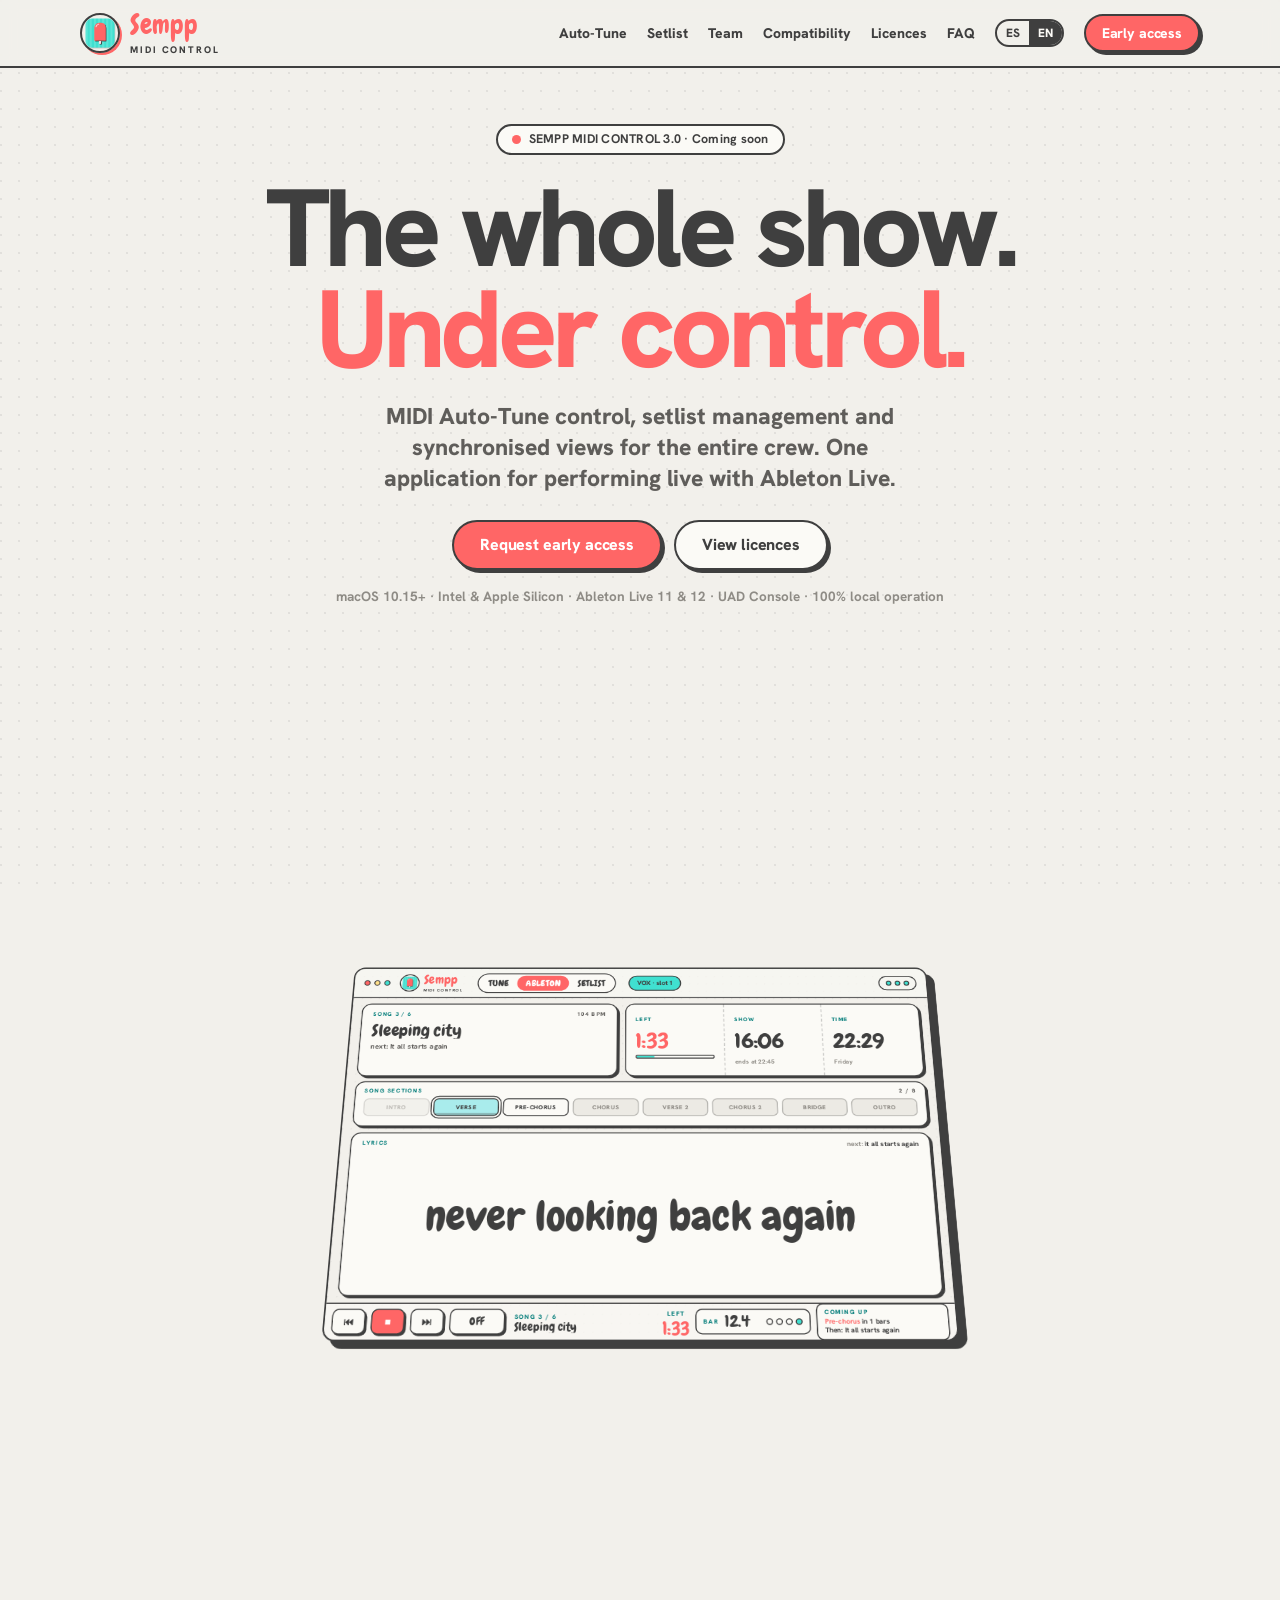
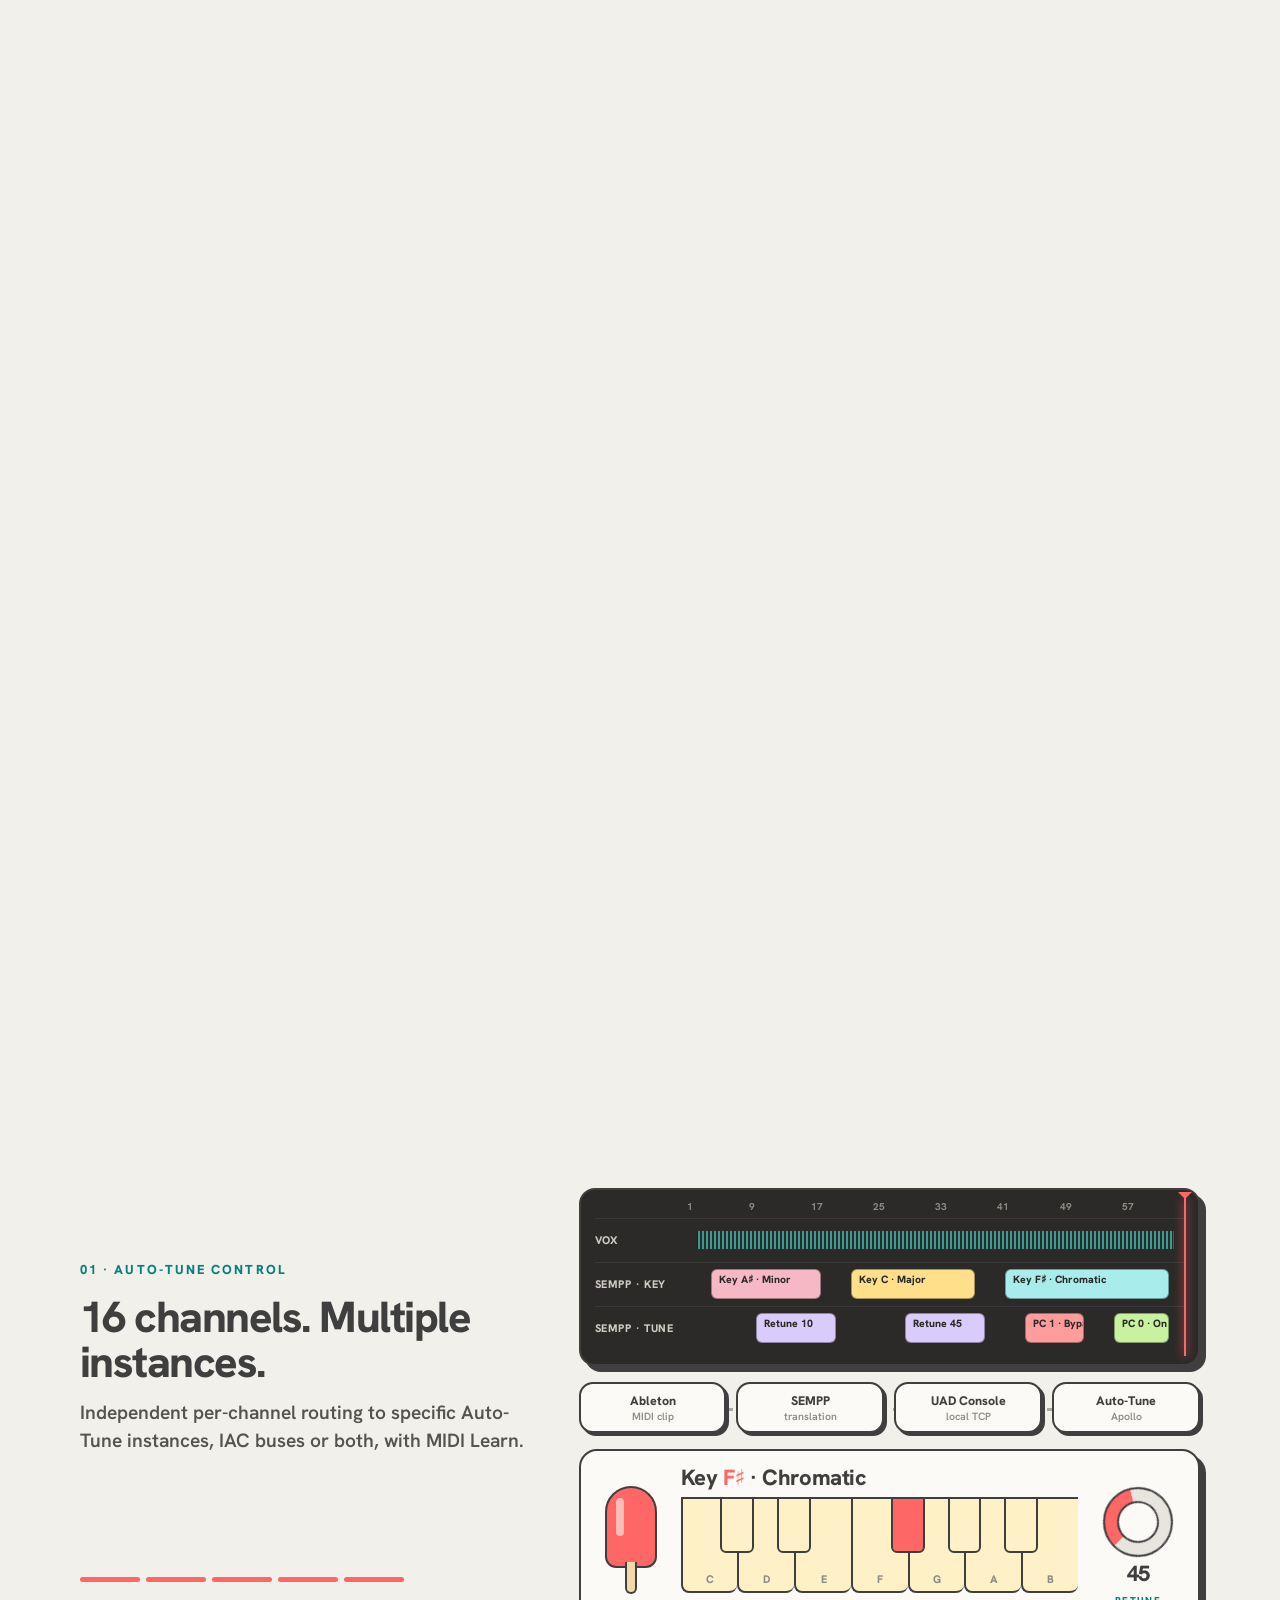
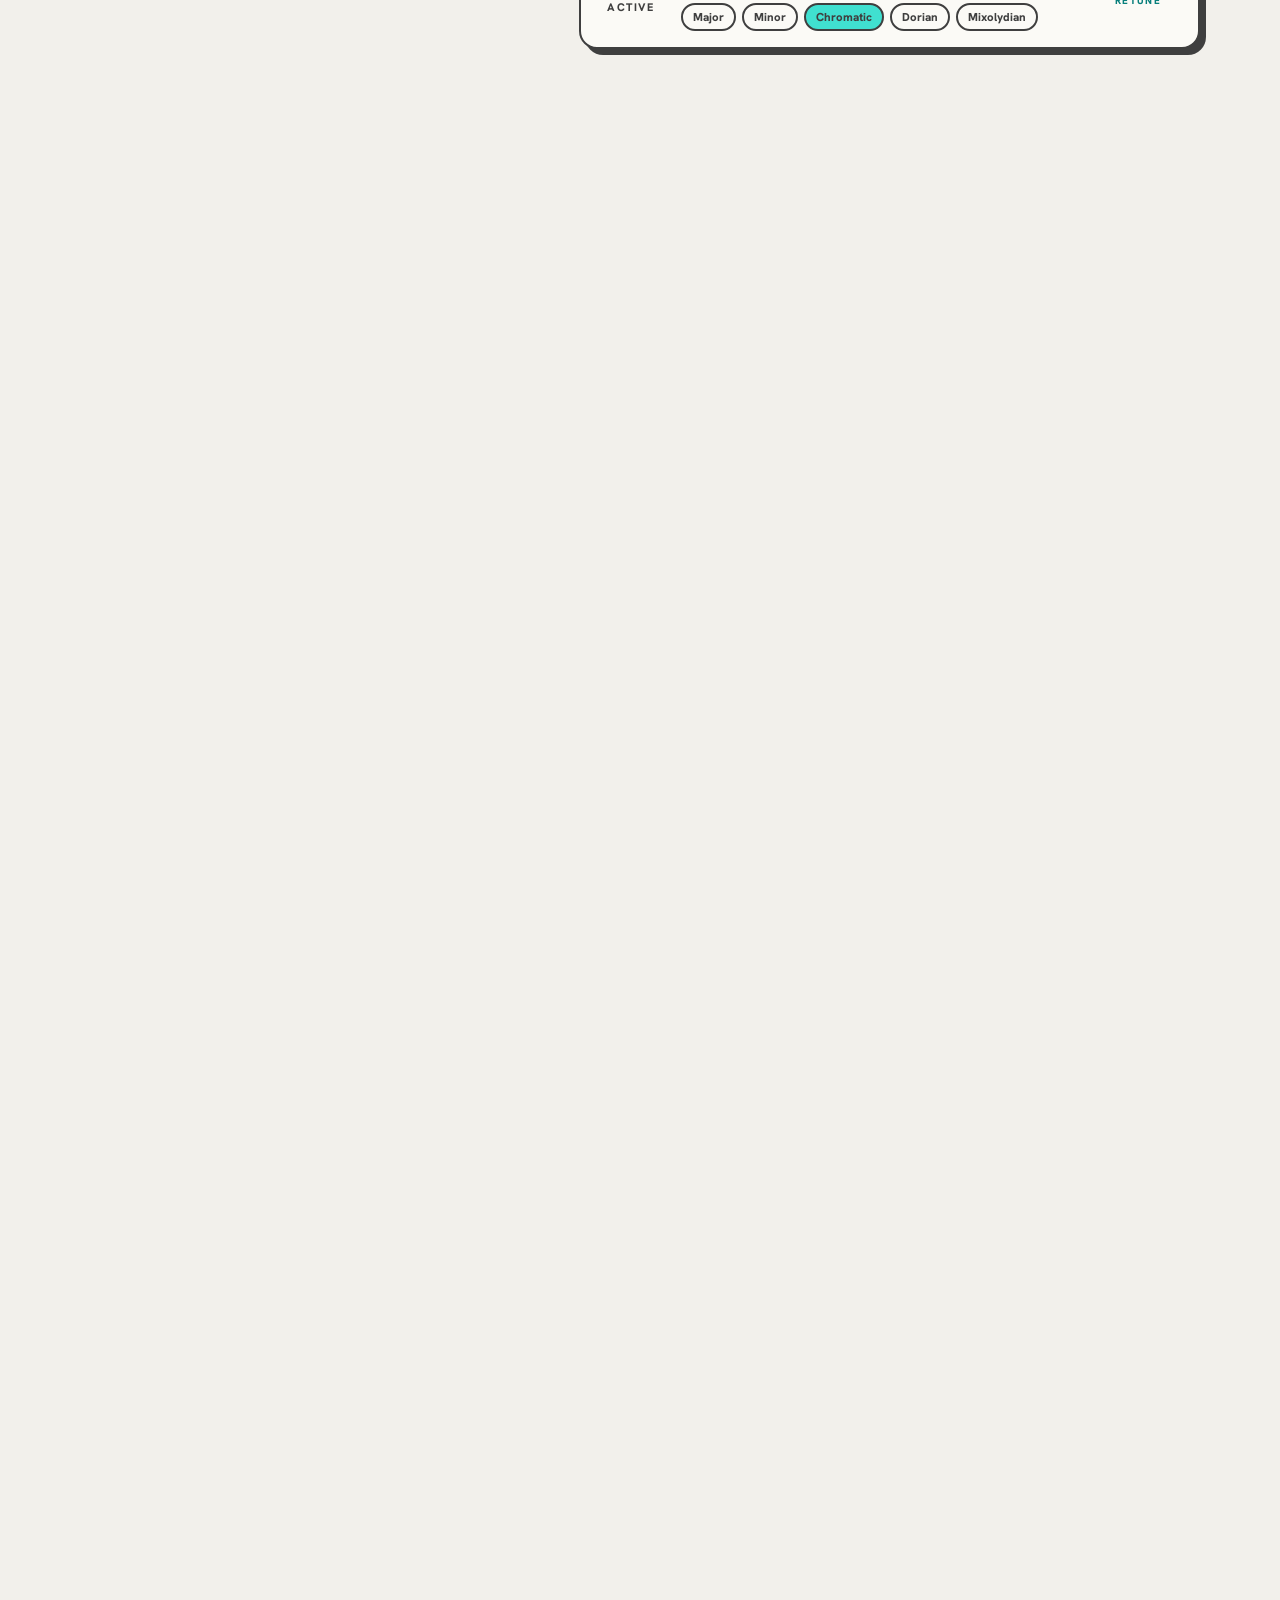
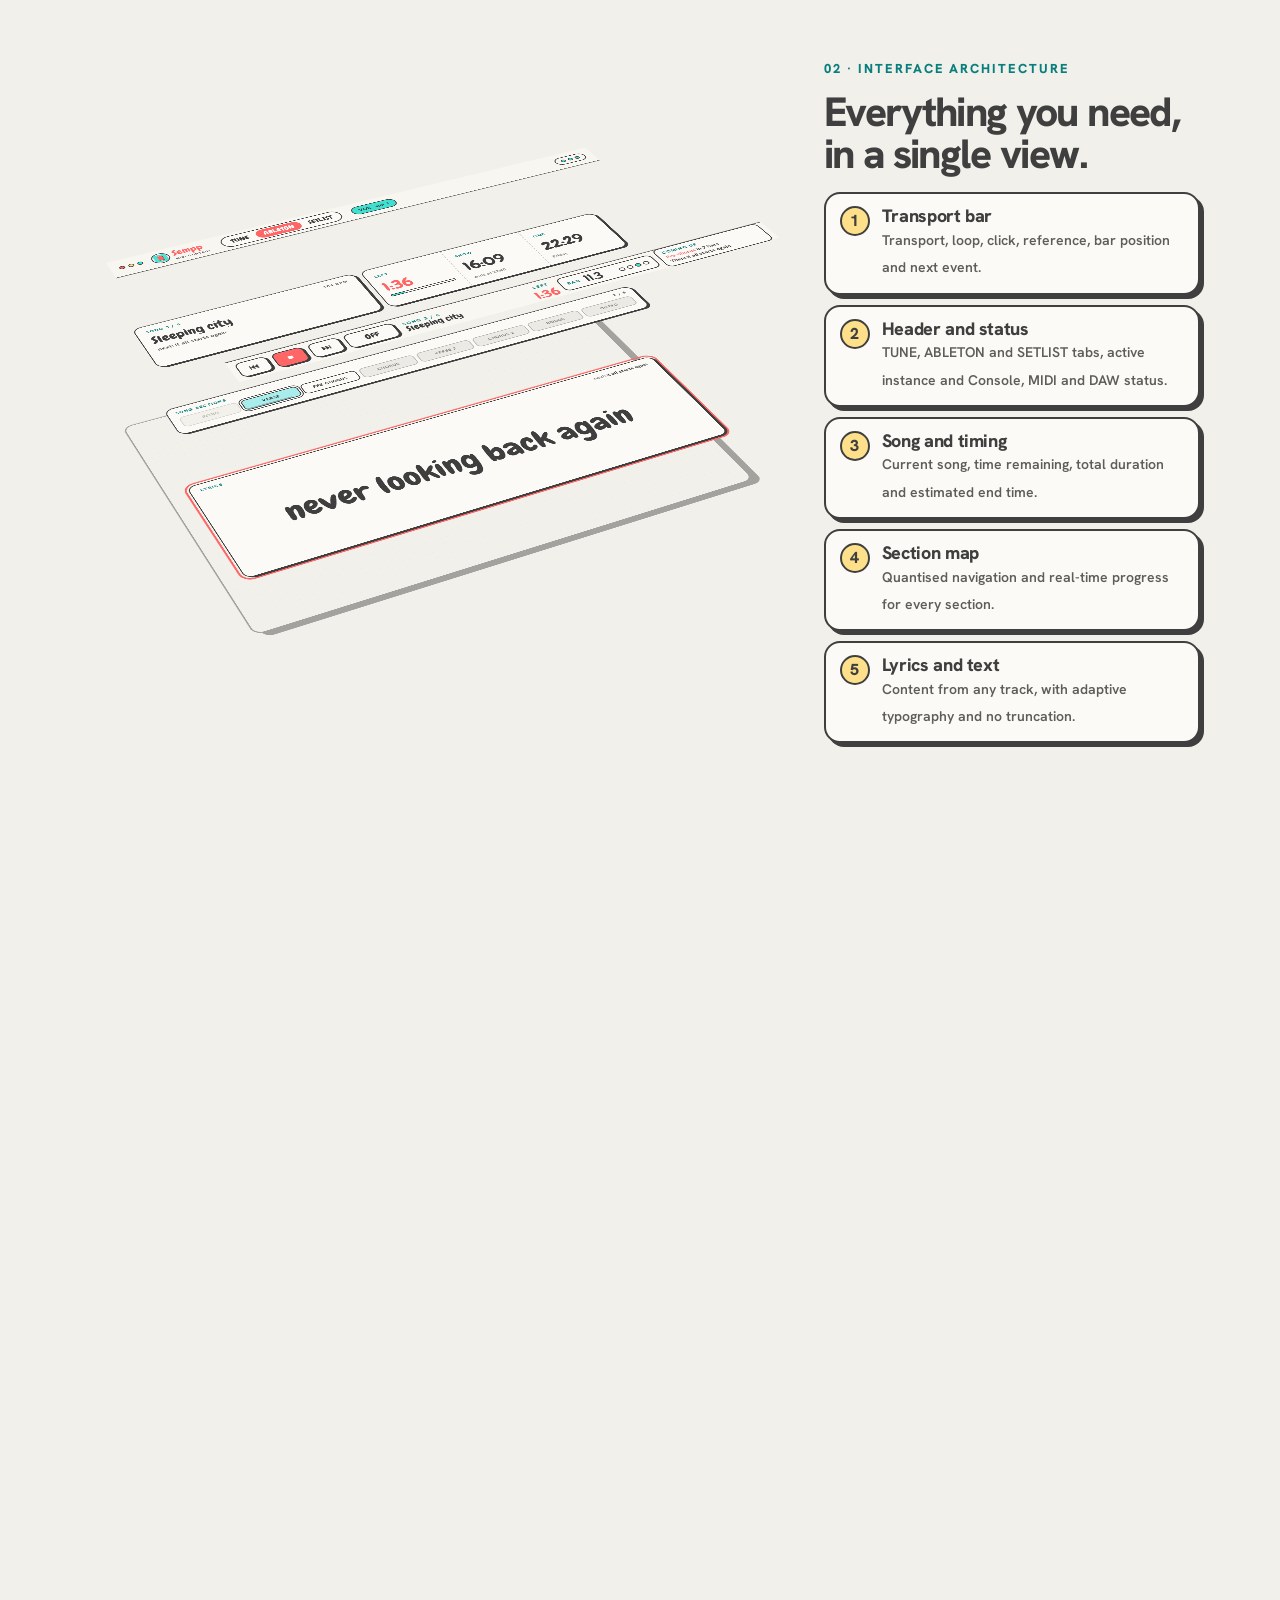
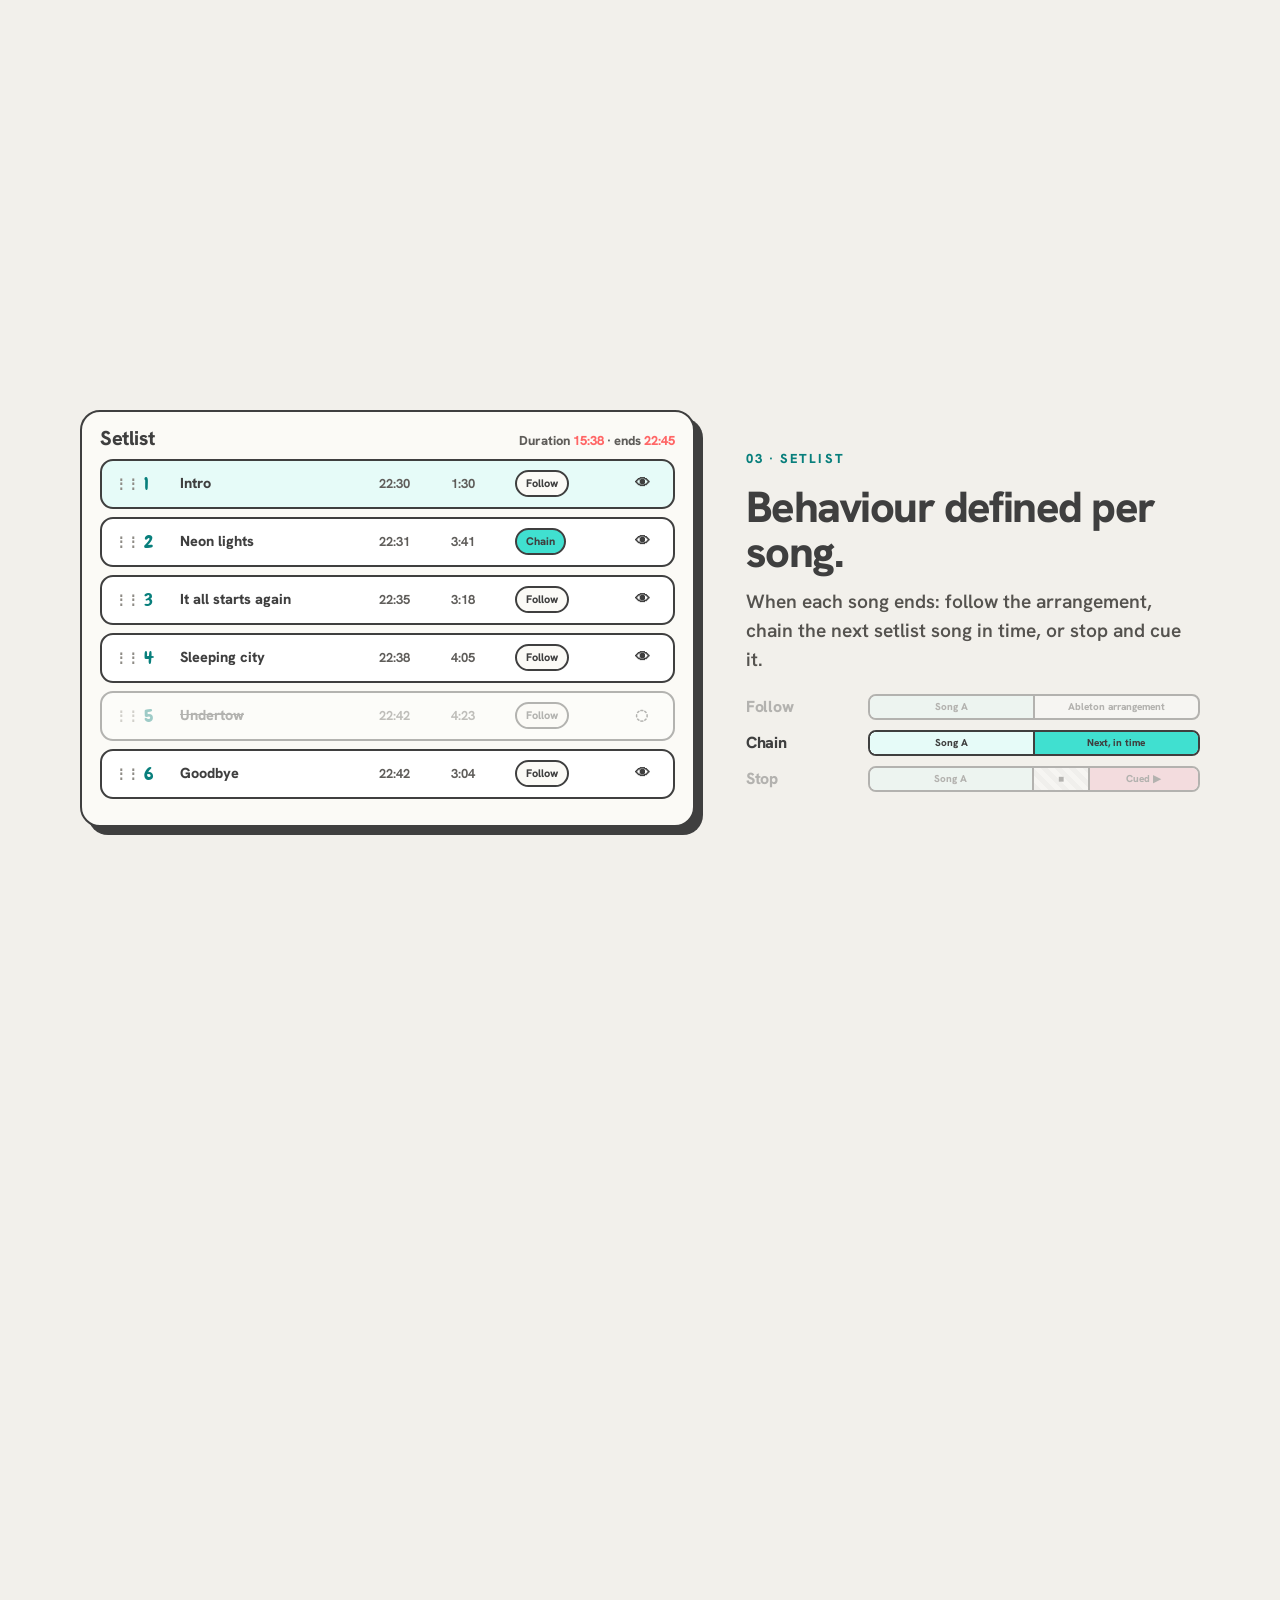
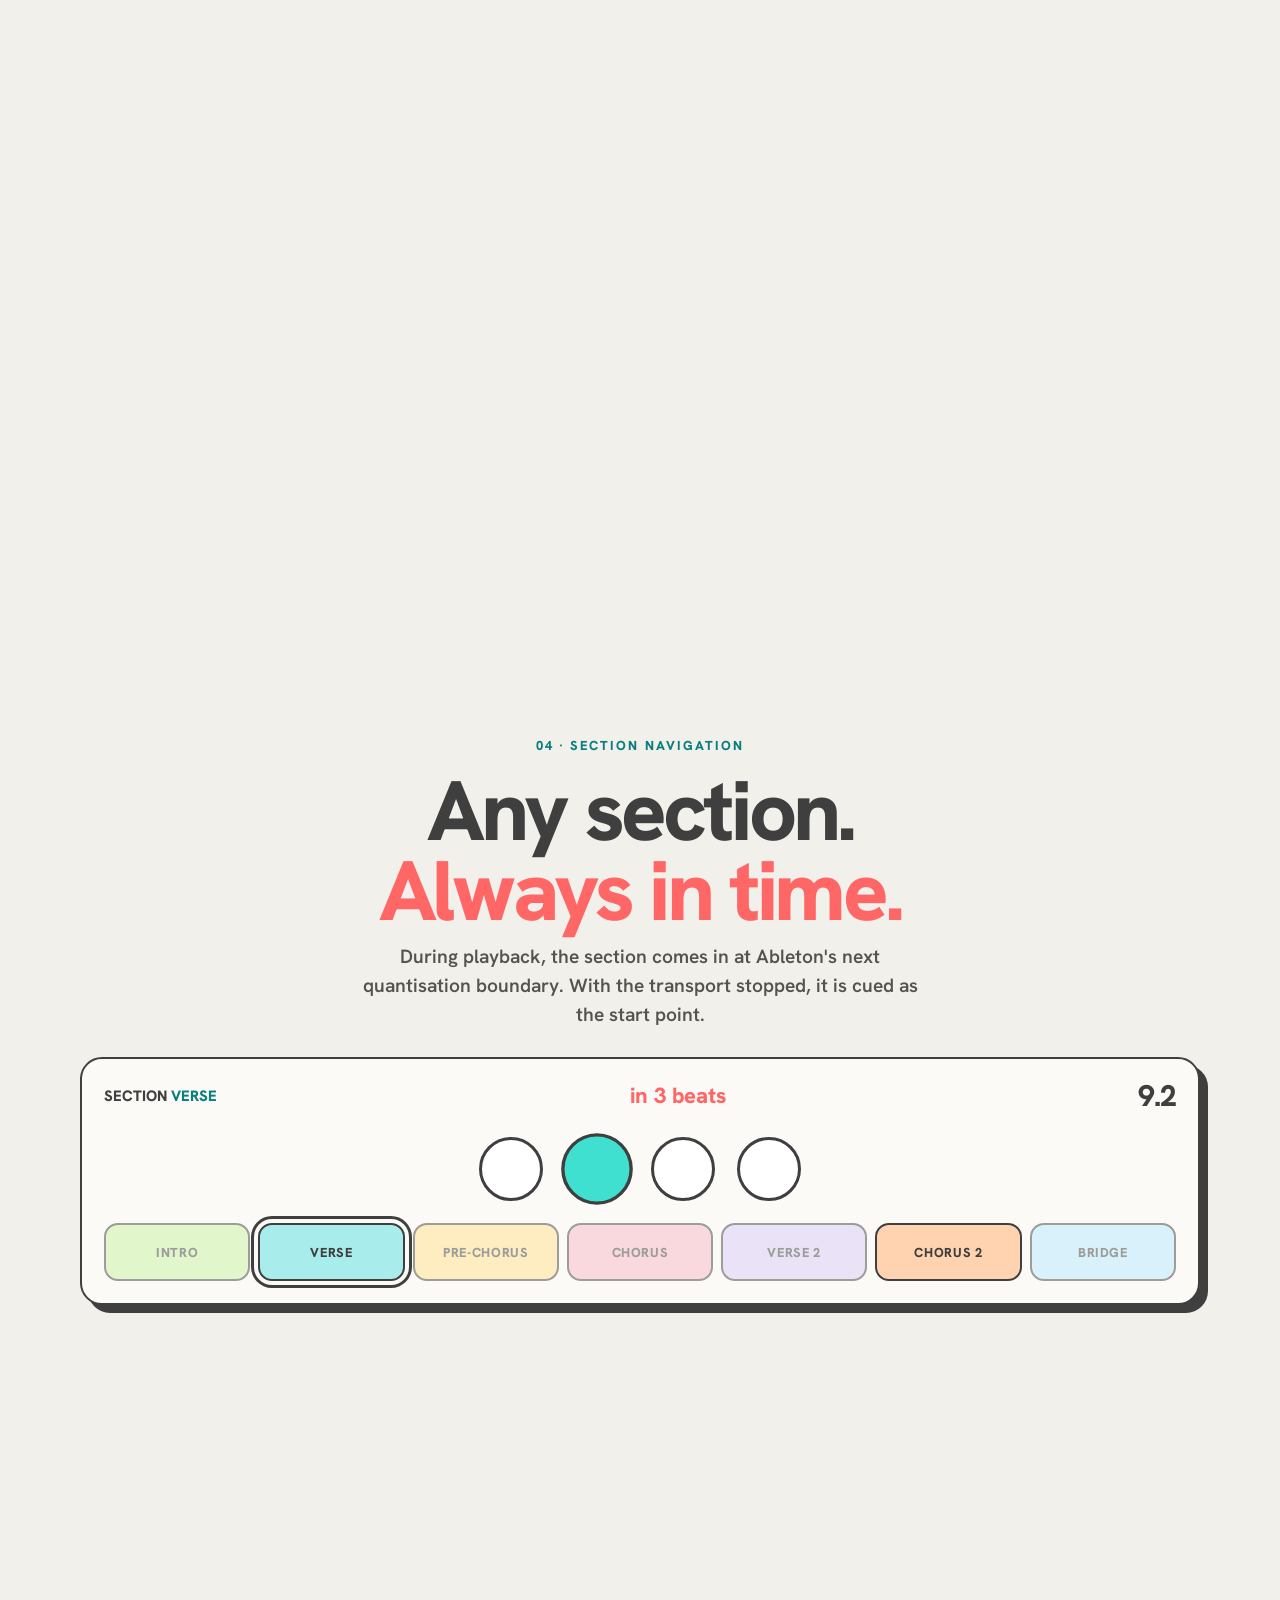
<file: docs/en/index.html>
<!doctype html>
<html lang="en">
<head>
<meta name="robots" content="noindex,nofollow">
<meta charset="utf-8">
<script>document.documentElement.classList.add('js')</script>
<meta name="viewport" content="width=device-width,initial-scale=1">
<title>SEMPP MIDI CONTROL · MIDI Auto-Tune control and setlist for live performance</title>
<meta name="description" content="Control your Apollo Auto-Tune over MIDI from Ableton Live and run the show with a setlist, in-time section jumps, countdowns and iPad views for the whole band. One-time payment from €49. For macOS.">

<link rel="canonical" href="https://sempp.miguelsempere.es/en/">
<link rel="alternate" hreflang="en" href="https://sempp.miguelsempere.es/">
<link rel="alternate" hreflang="en" href="https://sempp.miguelsempere.es/en/">
<link rel="alternate" hreflang="x-default" href="https://sempp.miguelsempere.es/en/">
<meta property="og:type" content="website">
<meta property="og:site_name" content="SEMPP MIDI CONTROL">
<meta property="og:locale" content="en_US">
<meta property="og:locale:alternate" content="es_ES">
<meta property="og:url" content="https://sempp.miguelsempere.es/en/">
<meta property="og:title" content="SEMPP MIDI CONTROL · The whole show, under control">
<meta property="og:description" content="MIDI Auto-Tune control, setlist management and synchronised views for the entire crew. For Ableton Live.">
<meta property="og:image" content="https://sempp.miguelsempere.es/img/og-en.png">
<meta property="og:image:width" content="1200">
<meta property="og:image:height" content="630">
<meta property="og:image:alt" content="SEMPP MIDI CONTROL: song, countdown, sections and lyrics in the Ableton view">
<meta name="twitter:card" content="summary_large_image">
<meta name="twitter:title" content="SEMPP MIDI CONTROL · The whole show, under control">
<meta name="twitter:description" content="MIDI Auto-Tune control, setlist management and synchronised views for the entire crew. For Ableton Live.">
<meta name="twitter:image" content="https://sempp.miguelsempere.es/img/og-en.png">
<meta name="theme-color" content="#F2F0EB">
<meta name="format-detection" content="telephone=no">
<link rel="icon" href="../favicon.ico" sizes="any">
<link rel="icon" type="image/png" href="../img/icon.png">
<link rel="apple-touch-icon" href="../img/apple-touch-icon.png">
<link rel="manifest" href="../site.webmanifest">
<link rel="preload" href="../fonts/chewy-latin-400-normal.woff2" as="font" type="font/woff2" crossorigin>
<link rel="preload" href="../fonts/hanken-grotesk-latin-800-normal.woff2" as="font" type="font/woff2" crossorigin>
<link rel="stylesheet" href="../css/site.css">
<link rel="stylesheet" href="../css/show.css">
<link rel="stylesheet" href="../css/env.css">
<script type="application/ld+json">{"@context": "https://schema.org", "@graph": [{"@type": "WebSite", "@id": "https://sempp.miguelsempere.es/#web", "url": "https://sempp.miguelsempere.es/", "name": "SEMPP MIDI CONTROL", "inLanguage": ["es", "en"]}, {"@type": "Person", "@id": "https://sempp.miguelsempere.es/#miguel", "name": "Miguel Sempere", "jobTitle": "Guitarist, producer and musical director", "sameAs": ["https://www.instagram.com/semperemiguel/"]}, {"@type": "SoftwareApplication", "@id": "https://sempp.miguelsempere.es/#app", "name": "SEMPP MIDI CONTROL", "url": "https://sempp.miguelsempere.es/en/", "description": "macOS app that controls UAD Console Auto-Tune over MIDI from Ableton Live and runs the show with a setlist, in-time section jumps, timers and iPad views for the band.", "applicationCategory": "MultimediaApplication", "applicationSubCategory": "Live performance / MIDI", "operatingSystem": "macOS 10.15 or later", "softwareVersion": "3.0", "inLanguage": "en", "image": "https://sempp.miguelsempere.es/img/og-en.png", "screenshot": ["https://sempp.miguelsempere.es/img/plugin-abl.webp", "https://sempp.miguelsempere.es/img/plugin-set.webp", "https://sempp.miguelsempere.es/img/ipad-dm.webp"], "author": {"@id": "https://sempp.miguelsempere.es/#miguel"}, "publisher": {"@id": "https://sempp.miguelsempere.es/#miguel"}, "offers": [{"@type": "Offer", "name": "MIDI", "price": "49", "priceCurrency": "EUR", "availability": "https://schema.org/PreOrder", "url": "https://sempp.miguelsempere.es/en/#pricing"}, {"@type": "Offer", "name": "Setlist", "price": "99", "priceCurrency": "EUR", "availability": "https://schema.org/PreOrder", "url": "https://sempp.miguelsempere.es/en/#pricing"}, {"@type": "Offer", "name": "Full", "price": "149", "priceCurrency": "EUR", "availability": "https://schema.org/PreOrder", "url": "https://sempp.miguelsempere.es/en/#pricing"}]}, {"@type": "FAQPage", "mainEntity": [{"@type": "Question", "name": "What do I need to use SEMPP MIDI CONTROL?", "acceptedAnswer": {"@type": "Answer", "text": "A Mac running macOS 10.15 or later (Intel or Apple Silicon) and Ableton Live 11 or 12. To control Auto-Tune, a Universal Audio Apollo interface with UAD Console and Auto-Tune loaded on a channel. The band's iPads, phones or computers only need a browser on the same network."}}, {"@type": "Question", "name": "Can I use it without an Apollo or Auto-Tune?", "acceptedAnswer": {"@type": "Answer", "text": "Yes. The Setlist licence includes the setlist, sections, timers, Click and Artist Ref and the iPad views, and needs no Universal Audio hardware."}}, {"@type": "Question", "name": "How much does it cost?", "acceptedAnswer": {"@type": "Answer", "text": "Three one-time licences, VAT included: MIDI €49, Setlist €99 and Full €149. Upgrade from Setlist to Full for €59 and from MIDI to Full for €99. There is a 5-Mac Tour / Office licence for €349 and 40% off for schools and conservatories."}}, {"@type": "Question", "name": "Is it a subscription?", "acceptedAnswer": {"@type": "Answer", "text": "No. It is a perpetual, one-time licence. Version 3 updates are free; a future version 4 will be discounted for existing licence holders."}}, {"@type": "Question", "name": "Is there a free trial?", "acceptedAnswer": {"@type": "Answer", "text": "Yes: 14 days of Full with everything unlocked and no card required. When it ends, features outside your licence are disabled without affecting the rest."}}, {"@type": "Question", "name": "On how many Macs can I use it?", "acceptedAnswer": {"@type": "Answer", "text": "Each licence activates on 2 Macs, for example your live rig and your home studio. You can free one at any time, and a third activation costs €19."}}, {"@type": "Question", "name": "Does it need internet on stage?", "acceptedAnswer": {"@type": "Answer", "text": "No. Everything runs locally on the rack router, iPad views included. The licence is checked on the Mac itself; it only needs to go online once every 30 days (at home or at the hotel, for example), and nothing is ever locked while SEMPP is open."}}, {"@type": "Question", "name": "Can I store Auto-Tune settings per song?", "acceptedAnswer": {"@type": "Answer", "text": "Yes. Tune presets store key, scale and the four dials. They load with one click, by CC from Ableton or automatically when each song is reached, and can be exported and imported between computers."}}, {"@type": "Question", "name": "How does it know my songs and their sections?", "acceptedAnswer": {"@type": "Answer", "text": "In Ableton it reads the Arrangement locators: each one is a song. Sections come from the clips of a track you choose in Settings. Nothing to import or export."}}, {"@type": "Question", "name": "Does it change my project?", "acceptedAnswer": {"@type": "Answer", "text": "No. The setlist, order and modes live in SEMPP. It only moves the transport and, if you enable it, solos the click and mutes the reference vocal."}}, {"@type": "Question", "name": "Which iPads or devices can I use?", "acceptedAnswer": {"@type": "Answer", "text": "Any iPad, iPhone, Android or computer with a browser, including older iPads. Each view opens from a QR code and there is no app to install."}}, {"@type": "Question", "name": "Is it safe to have the controls on Wi-Fi?", "acceptedAnswer": {"@type": "Answer", "text": "You can set an access PIN, give each view (director, tech, band) its own permissions and lock every iPad from the Mac with one click."}}, {"@type": "Question", "name": "Does it work with Logic Pro?", "acceptedAnswer": {"@type": "Answer", "text": "The Logic Pro 11 version is in development, with unlimited songs and seamless jumps. Your licence will cover both Ableton and Logic. MIDI Auto-Tune control already works with any DAW."}}, {"@type": "Question", "name": "How is it different from other setlist apps like AbleSet?", "acceptedAnswer": {"@type": "Answer", "text": "SEMPP combines the setlist, in-time sections and band views with MIDI control of the Apollo's Auto-Tune and a vocal meter for the tech, in one app, and one licence covers both Ableton and Logic."}}, {"@type": "Question", "name": "Is it made by Universal Audio, Antares, Ableton or Apple?", "acceptedAnswer": {"@type": "Answer", "text": "No. SEMPP MIDI CONTROL is an independent product made by Miguel Sempere, not affiliated with Universal Audio, Antares, Ableton or Apple."}}]}]}</script>
</head>
<body data-env="light">
<div id="env" aria-hidden="true"><div class="env-light"></div><div class="env-stage"><div class="truss"></div><i class="beam bm1"></i><i class="beam bm2"></i><i class="beam bm3"></i><i class="beam bm4"></i><i class="beam bm5"></i><canvas id="haze"></canvas><div class="wash"></div><div class="floor"></div></div><div class="env-land"><canvas id="land"></canvas></div></div>
<a class="skip" href="#main">Skip to content</a>
<nav class="nav" aria-label="Main"><div class="w">
  <a class="brand" href="./" aria-label="SEMPP MIDI CONTROL"><img src="../img/icon.png" alt="" width="40" height="40"><span><b>Sempp</b><small>MIDI CONTROL</small></span></a>
  <div class="links">
    <a class="h" href="#s-tune">Auto-Tune</a><a class="h" href="#s-set">Setlist</a><a class="h" href="#s-band">Team</a><a class="h" href="#daw">Compatibility</a><a class="h" href="#precios">Licences</a><a class="h" href="#faq">FAQ</a>
    <span class="lang" aria-label="Language"><a href="../" hreflang="es" lang="es">ES</a><span>EN</span></span>
    <a class="btn sm coral" href="#lista"><span class="cl">Early access</span><span class="cs">Reserve</span></a>
  </div>
</div></nav>

<main id="main">

<header class="hx"><div class="w">
  <span class="pill rv"><i></i>SEMPP MIDI CONTROL 3.0 · Coming soon</span>
  <h1 class="rv d1"><span class="s">The whole show.<br><em>Under control.</em></span><span class="k">MIDI Auto-Tune control, setlist management and synchronised views for the entire crew. One application for performing live with Ableton Live.</span></h1>
  <div class="cta rv d2"><a class="btn coral" href="#lista">Request early access</a><a class="btn" href="#precios">View licences</a></div>
  <p class="note rv d3">macOS 10.15+ · Intel &amp; Apple Silicon · Ableton Live 11 &amp; 12 · UAD Console · 100% local operation</p>
</div></header>
<section class="scene" id="s-hero" data-scene="hero" aria-label="Main interface">
  <div class="pin"><div class="stage"><div class="tilt"><div class="appbox" data-app="hero"></div></div></div>
  <div class="hxsub"><b>Song, section, bar and time remaining.</b><p class="lede" style="margin:8px auto 0">All the show information in an interface designed to be read at a distance.</p></div></div>
</section>

<section class="scene" id="s-tune" data-env="stage" data-scene="tune" aria-labelledby="t-tune">
  <div class="pin"><div class="w tunegrid">
    <div>
      <span class="kicker">01 · Auto-Tune control</span>
      <div class="steptxt">
        <div class="on"><h2 id="t-tune">Auto-Tune in UAD Console, controlled from your session.</h2><p class="lede">UAD Console does not accept MIDI for Auto-Tune parameters. SEMPP MIDI CONTROL acts as the bridge: your session sends MIDI and Console responds in real time.</p></div>
        <div><h2>Key and scale, locked to the arrangement.</h2><p class="lede">Control clips set the key (CC 21) and scale (CC 22) at the exact moment they play. The key and scale lists are read automatically from Auto-Tune itself.</p></div>
        <div><h2>Response, character and presets.</h2><p class="lede">Retune Speed, Humanize, Flex-Tune and Natural Vibrato assignable by CC or automation. Save complete presets and recall them with a click, by CC or when each song is reached.</p></div>
        <div><h2>Bypass via Program Change.</h2><p class="lede">PC 0 engages, PC 1 bypasses and PC 2 toggles. Changes made directly in Console are synchronised both ways.</p></div>
        <div><h2>16 channels. Multiple instances.</h2><p class="lede">Independent per-channel routing to specific Auto-Tune instances, IAC buses or both, with MIDI Learn.</p></div>
      </div>
      <div class="prog" aria-hidden="true"><i class="on"></i><i></i><i></i><i></i><i></i></div>
    </div>
    <div class="rig" aria-hidden="true">
      <div class="arr">
        <div class="ruler"><span>1</span><span>9</span><span>17</span><span>25</span><span>33</span><span>41</span><span>49</span><span>57</span></div>
        <div class="trk"><b>VOX</b><div class="lane"><div class="clip wave" style="left:2%;width:96%"></div></div></div>
        <div class="trk"><b>SEMPP · KEY</b><div class="lane" id="ln-key"></div></div>
        <div class="trk"><b>SEMPP · TUNE</b><div class="lane" id="ln-tune"></div></div>
        <div class="ph"></div>
      </div>
      <div class="flow" id="flow"><div class="wire"></div><div class="pulse"></div>
        <div class="node">Ableton<small>MIDI clip</small></div><div class="node">SEMPP<small>translation</small></div><div class="node">UAD Console<small>local TCP</small></div><div class="node">Auto-Tune<small>Apollo</small></div></div>
      <div class="at">
        <div><div class="polo" id="polo"><div class="ice"></div><div class="stick"></div></div><div class="atst" id="atst">ACTIVE</div></div>
        <div><div class="keyread" id="keyread">Key <em>C</em> · Major</div><div class="piano" id="piano"></div><div class="chips" id="chips"></div></div>
        <div class="knob"><div class="dial" id="dial"></div><b id="rtv">25</b><small>RETUNE</small></div>
      </div>
    </div>
  </div></div>
</section>

<section class="scene" id="s-xp" data-env="stage" data-scene="xp" aria-labelledby="t-xp">
  <div class="pin"><div class="w xpgrid">
    <div class="xstage"><div class="xp"><div class="appbox" data-app="xp"></div></div></div>
    <div>
      <span class="kicker">02 · Interface architecture</span>
      <h2 class="mid" id="t-xp" style="margin:10px 0 18px">Everything you need, in a single view.</h2>
      <ol class="xlist">
        <li data-l="4"><i>1</i><div><b>Transport bar</b><span>Transport, loop, click, reference, bar position and next event.</span></div></li>
        <li data-l="0"><i>2</i><div><b>Header and status</b><span>TUNE, ABLETON and SETLIST tabs, active instance and Console, MIDI and DAW status.</span></div></li>
        <li data-l="1"><i>3</i><div><b>Song and timing</b><span>Current song, time remaining, total duration and estimated end time.</span></div></li>
        <li data-l="2"><i>4</i><div><b>Section map</b><span>Quantised navigation and real-time progress for every section.</span></div></li>
        <li data-l="3"><i>5</i><div><b>Lyrics and text</b><span>Content from any track, with adaptive typography and no truncation.</span></div></li>
      </ol>
    </div>
  </div></div>
</section>

<section class="scene" id="s-set" data-env="stage" data-scene="set" aria-labelledby="t-set">
  <div class="pin"><div class="w setgrid">
    <div class="sl" aria-hidden="true">
      <div class="hd"><b>Setlist</b><span class="tot">Duration <em id="sl-tot">41:20</em> · ends <em id="sl-end">23:11</em></span></div>
      <div class="slist" id="slist"></div>
    </div>
    <div>
      <span class="kicker">03 · Setlist</span>
      <div class="steptxt">
        <div class="on"><h2 id="t-set">Built from your session.</h2><p class="lede">Every Arrangement locator becomes a song, with its duration and start time calculated automatically.</p></div>
        <div><h2>Reorder without touching the project.</h2><p class="lede">The running order lives in SEMPP. Your Ableton session stays untouched.</p></div>
        <div><h2>Drop songs instantly.</h2><p class="lede">Timings and the end time are recalculated on the spot.</p></div>
        <div><h2>Behaviour defined per song.</h2><p class="lede">When each song ends: follow the arrangement, chain the next setlist song in time, or stop and cue it.</p></div>
      </div>
      <div class="modes">
        <div class="mode" data-m="free"><b>Follow</b><div class="mtl"><span style="flex:3;background:#E6FBF8">Song A</span><span style="flex:3">Ableton arrangement</span></div></div>
        <div class="mode" data-m="chain"><b>Chain</b><div class="mtl"><span style="flex:3;background:#E6FBF8">Song A</span><span style="flex:3;background:var(--mint)">Next, in time</span></div></div>
        <div class="mode" data-m="stop"><b>Stop</b><div class="mtl"><span style="flex:3;background:#E6FBF8">Song A</span><span class="gap" style="flex:1">■</span><span style="flex:2;background:var(--pink)">Cued ▶</span></div></div>
      </div>
    </div>
  </div></div>
</section>

<section class="scene" id="s-parts" data-env="stage" data-scene="parts" aria-labelledby="t-parts">
  <div class="pin"><div class="w">
    <div class="center"><span class="kicker">04 · Section navigation</span><h2 class="big" id="t-parts" style="margin:12px 0 12px">Any section.<br><em>Always in time.</em></h2>
    <p class="lede" style="margin:0 auto">During playback, the section comes in at Ableton's next quantisation boundary. With the transport stopped, it is cued as the start point.</p></div>
    <div class="partsbox" style="margin-top:28px;position:relative" aria-hidden="true">
      <div class="pstat"><span>SECTION <span id="pp-now" style="color:var(--teal)">&nbsp;</span></span><span class="cnt" id="pp-cnt">&nbsp;</span><span class="bb" id="pp-bb">9.1</span></div>
      <div class="bigbeat" id="pp-beats"><i></i><i></i><i></i><i></i></div>
      <div class="prow" id="pp-row"></div>
      <div class="finger" id="pp-f"></div>
    </div>
  </div></div>
</section>

<section class="scene" id="s-band" data-env="stage" data-scene="band" aria-labelledby="t-band">
  <div class="pin"><div class="w">
    <div class="center"><span class="kicker">05 · Crew views</span><h2 class="mid" id="t-band" style="margin:10px 0 6px">A view for every role.</h2>
    <p class="lede" style="margin:0 auto">Dedicated views for musical director, technician and band, served over the local network. No internet connection and no apps to install.</p></div>
    <div class="bstage" aria-hidden="true">
      <svg class="wifi" viewBox="0 0 100 100" preserveAspectRatio="none"><path d="M42 30 C 34 26, 28 24, 22 22" style="opacity:var(--b2,0)"/><path d="M58 30 C 66 26, 72 24, 78 22" style="opacity:var(--b3,0)"/><path d="M50 58 L 50 70" style="opacity:var(--b4,0)"/></svg>
      <div class="center"><div class="appbox" data-app="band"></div></div>
      <div class="dev dv1"><div class="frame"><img src="../img/ipad-dm-800.webp" width="800" height="600" alt="" loading="lazy"></div><div class="lbl"><small>Musical director</small>Full control</div></div>
      <div class="dev dv2"><div class="frame"><img src="../img/ipad-tec-800.webp" width="800" height="600" alt="" loading="lazy"></div><div class="lbl"><small>Technician</small>Signal, notes and system</div></div>
      <div class="dev dv3"><div class="frame"><img src="../img/ipad-banda-800.webp" width="800" height="600" alt="" loading="lazy"></div><div class="lbl"><small>Band</small>Visual reference</div></div>
      <div class="pinpad"><b>Access PIN</b><div class="dots"><i class="f"></i><i class="f"></i><i class="f"></i><i></i></div><div class="keys"><span>1</span><span>2</span><span>3</span><span>4</span><span>5</span><span>6</span><span>7</span><span>8</span><span>9</span></div></div>
      <div class="lock"><i>🔒</i>Global lock for every device, from the Mac.</div>
    </div>
  </div></div>
</section>

<section id="vistas" data-env="stage" aria-labelledby="t-vistas"><div class="w">
  <div class="g2" style="margin-top:0;align-items:center">
    <div class="rv"><span class="kicker">06 · For the technician</span><h2 class="mid" id="t-vistas" style="margin:10px 0 14px">The vocal and every change, always in view.</h2>
      <p class="lede">Input metering for the Auto-Tune channel on the Mac and in the technician view. Thresholds at −12 dB and −3 dB, latching clip indicator and an automatic alert when the signal drops out during playback.</p><p class="lede" style="margin-top:12px"><b>Technician notes:</b> a MIDI track with named clips (guitar changes, capos, tunings) that only their iPad shows, with the bars remaining and a warning before each change, including upcoming songs.</p></div>
    <div class="rv d2"><div class="vu" id="vu" aria-hidden="true"></div><div class="dbs"><span style="left:0">−60</span><span style="left:40%">−36</span><span style="left:60%">−24</span><span style="left:80%">−12</span><span style="left:100%">0 dB</span></div><div class="cliprow"><button type="button" class="clipb" id="clipb" aria-pressed="false" aria-label="Reset the clip indicator"><i></i>CLIP</button></div></div>
  </div>
  <div class="g2" style="align-items:center;margin-top:80px">
    <div class="rv"><div class="shot"><img src="../img/live.webp" width="1600" height="455" loading="lazy" alt="SEMPP MIDI CONTROL floating live view over Ableton Live"></div></div>
    <div class="rv d2"><span class="kicker">07 · Live view</span><h2 class="mid" style="margin:10px 0 14px">An overlay that never gets in the way.</h2>
      <p class="lede">A floating panel that stays visible, even over full-screen Ableton: Auto-Tune status, key, scale, bar, loop and lyrics. Adjustable opacity and click-through so you can keep operating the session.</p></div>
  </div>
</div></section>

<section id="detalles" data-env="stage" aria-labelledby="t-det"><div class="w">
  <div class="center"><span class="kicker">Version 3.0</span><h2 class="mid" id="t-det" style="margin:10px 0 6px">Every detail, designed for the stage.</h2>
  <p class="lede" style="margin:0 auto">Beyond the core features, version 3.0 adds dozens of refinements focused on live operation.</p></div>
  <div class="det">
    <div class="dt rv"><i>▦</i><b>Three setlist views</b><span>List, compact and cards, even with 40+ songs.</span></div>
    <div class="dt rv d1"><i>⎵</i><b>Space bar</b><span>Play and Stop behave exactly as in Ableton.</span></div>
    <div class="dt rv d2"><i>◉</i><b>Activity and devices</b><span>Event log and connected devices in real time.</span></div>
    <div class="dt rv d3"><i>⤢</i><b>Window size</b><span>Adjustable interface scale for any display.</span></div>
    <div class="dt rv"><i>Aa</i><b>Three typefaces</b><span>Jelly, Sober and Technical, with adjustable text scale.</span></div>
    <div class="dt rv d1"><i>?</i><b>Expert mode</b><span>One button hides every hint for a clean interface.</span></div>
    <div class="dt rv d2"><i>↻</i><b>Verified updates</b><span>Notice with release notes and one-click install.</span></div>
    <div class="dt rv d3"><i>⚑</i><b>Built-in diagnostics</b><span>Setup assistant and incident report.</span></div>
    <div class="dt rv"><i>★</i><b>Tune presets</b><span>Key, scale and dials in one click, by CC or per song.</span></div>
    <div class="dt rv d1"><i>◷</i><b>Show clock</b><span>Starts by itself at the start marker, on the Mac and iPads.</span></div>
    <div class="dt rv d2"><i>✎</i><b>Technician notes</b><span>Guitar changes and capos with the bars remaining.</span></div>
    <div class="dt rv d3"><i>▯</i><b>Vertical view</b><span>All three crew views, on phones too.</span></div>
  </div>
</div></section>

<section id="cifras" data-env="stage" aria-labelledby="t-num"><div class="w">
  <div class="center"><span class="kicker">Reliability</span><h2 class="mid" id="t-num" style="margin:10px 0 6px">Reliability, verified with every release.</h2>
  <p class="lede" style="margin:0 auto">Before every release, the transport runs through an automated test suite that simulates a DAW behaving adversely: ignored commands, delays and unexpected movements.</p></div>
  <div class="stats">
    <div class="stat rv"><b data-count="210">0</b><span>transport scenarios verified</span></div>
    <div class="stat rv d1"><b data-count="16">0</b><span>MIDI channels with independent routing</span></div>
    <div class="stat rv d2"><b data-count="3">0</b><span>role-based views, with permissions</span></div>
    <div class="stat rv d3"><b data-count="0">0</b><span>internet dependencies on stage</span></div>
  </div>
</div></section>

<section id="daw" aria-labelledby="t-daw"><div class="w">
  <div class="center"><span class="kicker">08 · Compatibility</span><h2 class="big" id="t-daw" style="margin:12px 0 0">Ableton Live.<br><em>Logic Pro, coming soon.</em></h2>
    <p class="lede" style="margin:16px auto 0">One licence for both DAWs. Auto-Tune control works with any software that sends MIDI.</p>
    <div class="daw" role="tablist"><button role="tab" aria-selected="true" data-daw="abl">Ableton Live</button><button role="tab" aria-selected="false" data-daw="lgc">Logic Pro</button></div></div>
  <div class="dawp on" id="daw-abl" role="tabpanel">
    <div class="card"><span class="soon" style="background:var(--mint)">Available · version 3.0</span><h3>Integration with Ableton Live 11 &amp; 12</h3><p>A control script reads locators, clips on the selected tracks, loop, tempo and time signature, and executes setlist commands.</p></div>
    <ul><li>Songs defined by Arrangement locators</li><li>Sections and lyrics from clips on any track</li><li>Previous/next navigation using native locators</li><li>Compatible with "stop and next marker" clips</li><li>Click solo and reference mute from the Mac and iPad</li></ul>
  </div>
  <div class="dawp" id="daw-lgc" role="tabpanel">
    <div class="card"><span class="soon">In development</span><h3>SEMPP MIDI CONTROL for Logic</h3><p>The same system for Logic Pro 11: the same transport bar, setlist and crew views. Select Logic Pro on the early access list to receive the beta.</p></div>
    <ul><li>Unlimited songs, independent of Logic markers</li><li>Songs and sections defined by named MIDI regions</li><li>Supports project tempo and time signature changes</li><li>Jumps during playback without gaps or artefacts</li><li>Click and reference by track name via Mackie Control</li></ul>
  </div>
</div></section>

<section id="evolucion" aria-labelledby="t-evo"><div class="w">
  <div class="center"><span class="kicker">Roadmap</span><h2 class="big" id="t-evo" style="margin:12px 0 0">Constantly<br><em>evolving.</em></h2>
  <p class="lede" style="margin:16px auto 0">SEMPP MIDI CONTROL is developed continuously, driven by what live performance demands. These are the next additions.</p></div>
  <div class="road">
    <div class="rcol rv"><div class="rhead"><span class="rdot r1"></span><b>In development</b><small>Already in testing</small></div>
      <div class="ri"><b>SEMPP MIDI CONTROL for Logic</b><span>The complete system for Logic Pro 11, with unlimited songs and seamless jumps.</span><em class="bar"><i style="--v:75%"></i></em></div>
      <div class="ri"><b>Licensing system</b><span>Serial activation with local validation and a 14-day trial.</span><em class="bar"><i style="--v:85%"></i></em></div>
      <div class="ri"><b>Apple signing and notarisation</b><span>Installation and updates without macOS security prompts.</span><em class="bar"><i style="--v:35%"></i></em></div>
    </div>
    <div class="rcol rv d1"><div class="rhead"><span class="rdot r2"></span><b>Coming next</b><small>Design finalised</small></div>
      <div class="ri"><b>Prompter</b><span>A new tab and dedicated window for lyrics, sequenced with the session.</span></div>
      <div class="ri"><b>Command track</b><span>MIDI clips carrying commands: alerts, stops and preset changes.</span></div>
      <div class="ri"><b>Band cues</b><span>Visual alerts and entry countdowns in the crew views.</span></div>
    </div>
    <div class="rcol rv d2"><div class="rhead"><span class="rdot r3"></span><b>Exploring</b><small>Future releases</small></div>
      <div class="ri"><b>Rehearsal mode</b><span>Section loops and instant jumps to rehearse specific passages.</span></div>
      <div class="ri"><b>Setlist editing from the iPad</b><span>Running order and end modes editable from the director view.</span></div>
      <div class="ri"><b>Multiple voices at once</b><span>Several Auto-Tune instances visible at once, each with its own meter.</span></div>
    </div>
  </div>
  <p class="note center" style="margin-top:22px">Version 3 updates are included in your licence. Features and timing subject to change.</p>
</div></section>

<section id="precios" data-env="land" aria-labelledby="t-precios"><div class="w">
  <div class="center"><span class="kicker">09 · Licences</span><h2 class="big" id="t-precios" style="margin:12px 0 0">Perpetual licence.<br><em>No subscription.</em></h2>
  <p class="lede" style="margin:16px auto 0">One-time payment, version 3 updates included and offline operation on stage. Upgrade whenever you need to.</p></div>
  <div class="plans">
    <div class="plan rv"><h3>MIDI</h3><p class="for">MIDI Auto-Tune control, compatible with any DAW.</p>
      <p class="price">€49<small>one-time · VAT included</small></p>
      <ul><li>Auto-Tune via CC and Program Change</li><li>16 channels, IAC buses and MIDI Learn</li><li>Key and scale selector</li><li>Tune presets per song or by CC</li><li>Vocal input meter</li><li>Auto-Tune live view</li><li class="no">Setlist, sections and crew views</li></ul>
      <a class="btn" href="#lista">Get notified</a></div>
    <div class="plan best rv d1"><span class="badge">Recommended</span><h3>Full</h3><p class="for">The complete solution for live musical direction.</p>
      <p class="price">€149<small>one-time · VAT included</small></p>
      <ul><li>Everything in MIDI</li><li>Everything in Setlist</li><li>Technician view with meter and notes</li><li>Complete live view</li><li>Ableton Live and Logic Pro on one licence</li></ul>
      <a class="btn coral" href="#lista">Get notified</a></div>
    <div class="plan rv d2"><h3>Setlist</h3><p class="for">Show management for acts playing with tracks, with or without an Apollo.</p>
      <p class="price">€99<small>one-time · VAT included</small></p>
      <ul><li>Setlist with per-song behaviour</li><li>In-time section navigation</li><li>Timing, bar position and next event</li><li>Click, reference and lyrics</li><li>Technician notes and show clock</li><li>Crew views with PIN and permissions</li><li class="no">Auto-Tune control</li></ul>
      <a class="btn" href="#lista">Get notified</a></div>
  </div>
  <p class="launch rv">Launch offer: 30% off during the first month for early access subscribers. 14-day Full trial, no card required.</p>

  <div class="lic">
    <div class="rv"><span class="kicker">Licensing</span><h3 class="mid" style="margin:10px 0 18px">Simple activation. Offline operation.</h3>
      <ol class="howlic">
        <li><div><b>14-day trial</b><span>Every feature available, no card required. When it ends, features outside your licence are disabled without affecting the rest.</span></div></li>
        <li><div><b>Purchase and serial number</b><span>Secure checkout with VAT included. Your serial number is emailed immediately.</span></div></li>
        <li><div><b>Activation on two computers</b><span>From Settings → Licence, on two Macs: your live rig and your studio. Release an activation at any time.</span></div></li>
        <li><div><b>Local validation</b><span>The licence is verified on the computer itself. Connecting to the internet once every 30 days is enough, and nothing is ever locked while the app is open.</span></div></li>
      </ol></div>
    <div class="rv d2"><span class="kicker">Features by licence</span>
      <div class="licpick" style="margin-top:14px" role="group" aria-label="Licence"><button data-lic="midi" aria-pressed="false">MIDI</button><button data-lic="set" aria-pressed="false">Setlist</button><button data-lic="full" aria-pressed="true">Full</button></div>
      <div class="mini" aria-live="polite">
        <div class="mh"><span data-f="tune">TUNE</span><span data-f="daw">ABLETON · LOGIC</span><span data-f="set">SETLIST</span></div>
        <div class="mb">
          <div data-f="tune">MIDI Auto-Tune</div><div data-f="tune">Vocal meter</div>
          <div data-f="set">Setlist and end modes</div><div data-f="set">In-time sections</div>
          <div data-f="set">Crew views · PIN</div><div data-f="set">Click and reference</div>
          <div data-f="tune">Key and scale</div><div data-f="daw">Transport and timing</div>
        </div>
      </div>
      <div class="licsum" aria-live="polite"><div><span class="kicker" data-ls="name">Full</span><b data-ls="price">€149</b><p data-ls="desc">Every SEMPP MIDI CONTROL feature, for Ableton Live and Logic Pro.</p></div><a class="btn coral" href="#lista">Get notified</a></div>
      <template id="ls-data">{"midi":["MIDI","€49","MIDI Auto-Tune control with any DAW."],"set":["Setlist","€99","Show management and crew views, without Auto-Tune control."],"full":["Full","€149","Every SEMPP MIDI CONTROL feature, for Ableton Live and Logic Pro."]}</template>
    </div>
  </div>
  <div class="extras">
    <div class="rv"><b>€59</b><span>Upgrade from Setlist to Full</span></div>
    <div class="rv d1"><b>€99</b><span>Upgrade from MIDI to Full</span></div>
    <div class="rv d2"><b>€349</b><span>Tour / Office licence: 5 computers for management agencies and multi-artist directors</span></div>
    <div class="rv d3"><b>−40 %</b><span>Schools and conservatories</span></div>
  </div>
  <p class="note center" style="margin-top:18px">3.x updates included · additional activation €19 · prices include VAT.</p>
</div></section>

<section id="comparar" aria-labelledby="t-cmp"><div class="w">
  <span class="kicker">Comparison</span><h2 class="mid" id="t-cmp" style="margin:10px 0 0">From manual workflow to integrated control.</h2>
  <table class="cmp rv">
    <thead><tr><th scope="col">Task</th><th scope="col">Typical workflow</th><th scope="col">With SEMPP MIDI CONTROL</th></tr></thead>
    <tbody>
      <tr><td>Key change</td><td>Manual adjustment in Console between songs</td><td>Automated from the session, locked to the arrangement</td></tr>
      <tr><td>Running order</td><td>Rearranging the Arrangement before every show</td><td>Reordering in the setlist without editing the project</td></tr>
      <tr><td>End of song</td><td>Manual stop and positioning</td><td>Follow, chain in time, or stop and cue the next</td></tr>
      <tr><td>Repeating a section</td><td>Locating the point on the computer screen</td><td>Selection from any device, with quantised entry</td></tr>
      <tr><td>Band information</td><td>Verbal communication during the show</td><td>Dedicated views with song, section, bars and timing</td></tr>
      <tr><td>Instrument changes</td><td>Shouted reminders between songs</td><td>Technician notes with the bars remaining</td></tr>
      <tr><td>Technical supervision</td><td>No visibility of the vocal input from the control position</td><td>Input meter and system alerts in the technician view</td></tr>
    </tbody>
  </table>
</div></section>

<section class="stripes" aria-labelledby="t-org"><div class="w">
  <div class="center"><span class="kicker">Origin</span><h2 class="mid" id="t-org" style="margin:10px 0 6px">Developed and validated on real tours.</h2>
  <p class="lede" style="margin:0 auto">SEMPP MIDI CONTROL was born from the demands of live musical direction. Every feature is validated in rehearsals and concerts before release, with one criterion: the show must never depend on the computer.</p></div>
  <div class="g3">
    <div class="card rv"><b class="pt3">Proven live</b><p>Used on professional tours with backing tracks, a MIDI foot controller and Auto-Tune on lead vocals.</p></div>
    <div class="card rv d1"><b class="pt3">Local architecture</b><p>During the show, the entire system runs on the rack network, with no internet connection or external services.</p></div>
    <div class="card rv d2"><b class="pt3">Built-in support</b><p>One-click incident report with complete logs and diagnostics for fast resolution.</p></div>
  </div>
</div></section>

<section id="lista"><div class="w"><div class="wl rv">
  <div><span class="tag">Early access</span><h2>Reserve your launch access.</h2>
    <p class="sub">You will receive a single notice when version 3.0 is available, together with the launch offer. Unsubscribe at any time.</p></div>
  <form class="join" id="join" action="../lista.php" method="post" novalidate>
    <label>Email<input type="email" name="email" required autocomplete="email" placeholder="name@domain.com"></label>
    <label>DAW<select name="daw"><option value="ableton">Ableton Live</option><option value="logic">Logic Pro</option><option value="ambos">Both</option></select></label>
    <span class="hp" aria-hidden="true"><label>Leave empty<input type="text" name="web" tabindex="-1" autocomplete="off"></label></span>
    <input type="hidden" name="t" value=""><input type="hidden" name="lang" value="en">
    <label class="chk"><input type="checkbox" name="ok" value="1" required><span>I agree to my email being processed to receive the launch notice, in accordance with the <a href="../aviso-legal.html#privacidad">privacy policy</a>.</span></label>
    <button class="btn coral" type="submit">Request early access</button>
    <p class="msg" role="status" aria-live="polite"></p>
  </form>
</div></div></section>

<section id="faq" class="stripes"><div class="w">
  <div class="center"><span class="tag">Frequently asked questions</span><h2>General information</h2></div>
  <div class="faq">
    <details><summary>What do I need to use SEMPP MIDI CONTROL?</summary><p>A Mac running macOS 10.15 or later (Intel or Apple Silicon) and Ableton Live 11 or 12. To control Auto-Tune, a Universal Audio Apollo interface with UAD Console and Auto-Tune loaded on a channel. The band's iPads, phones or computers only need a browser on the same network.</p></details>
    <details><summary>Can I use it without an Apollo or Auto-Tune?</summary><p>Yes. The Setlist licence includes the setlist, sections, timers, Click and Artist Ref and the iPad views, and needs no Universal Audio hardware.</p></details>
    <details><summary>How much does it cost?</summary><p>Three one-time licences, VAT included: MIDI €49, Setlist €99 and Full €149. Upgrade from Setlist to Full for €59 and from MIDI to Full for €99. There is a 5-Mac Tour / Office licence for €349 and 40% off for schools and conservatories.</p></details>
    <details><summary>Is it a subscription?</summary><p>No. It is a perpetual, one-time licence. Version 3 updates are free; a future version 4 will be discounted for existing licence holders.</p></details>
    <details><summary>Is there a free trial?</summary><p>Yes: 14 days of Full with everything unlocked and no card required. When it ends, features outside your licence are disabled without affecting the rest.</p></details>
    <details><summary>On how many Macs can I use it?</summary><p>Each licence activates on 2 Macs, for example your live rig and your home studio. You can free one at any time, and a third activation costs €19.</p></details>
    <details><summary>Does it need internet on stage?</summary><p>No. Everything runs locally on the rack router, iPad views included. The licence is checked on the Mac itself; it only needs to go online once every 30 days (at home or at the hotel, for example), and nothing is ever locked while SEMPP is open.</p></details>
    <details><summary>Can I store Auto-Tune settings per song?</summary><p>Yes. Tune presets store key, scale and the four dials. They load with one click, by CC from Ableton or automatically when each song is reached, and can be exported and imported between computers.</p></details>
    <details><summary>How does it know my songs and their sections?</summary><p>In Ableton it reads the Arrangement locators: each one is a song. Sections come from the clips of a track you choose in Settings. Nothing to import or export.</p></details>
    <details><summary>Does it change my project?</summary><p>No. The setlist, order and modes live in SEMPP. It only moves the transport and, if you enable it, solos the click and mutes the reference vocal.</p></details>
    <details><summary>Which iPads or devices can I use?</summary><p>Any iPad, iPhone, Android or computer with a browser, including older iPads. Each view opens from a QR code and there is no app to install.</p></details>
    <details><summary>Is it safe to have the controls on Wi-Fi?</summary><p>You can set an access PIN, give each view (director, tech, band) its own permissions and lock every iPad from the Mac with one click.</p></details>
    <details><summary>Does it work with Logic Pro?</summary><p>The Logic Pro 11 version is in development, with unlimited songs and seamless jumps. Your licence will cover both Ableton and Logic. MIDI Auto-Tune control already works with any DAW.</p></details>
    <details><summary>How is it different from other setlist apps like AbleSet?</summary><p>SEMPP combines the setlist, in-time sections and band views with MIDI control of the Apollo's Auto-Tune and a vocal meter for the tech, in one app, and one licence covers both Ableton and Logic.</p></details>
    <details><summary>Is it made by Universal Audio, Antares, Ableton or Apple?</summary><p>No. SEMPP MIDI CONTROL is an independent product made by Miguel Sempere, not affiliated with Universal Audio, Antares, Ableton or Apple.</p></details>
  </div>
</div></section>
</main>

<footer><div class="w">
  <div class="cols">
    <div><img class="jv" src="../img/jelly.png" alt="Jelly Vice" width="111" height="30" loading="lazy"><p>SEMPP MIDI CONTROL: MIDI Auto-Tune control, setlist management and live views for Ableton Live and Logic Pro.</p></div>
    <div><h4>Product</h4><ul><li><a href="#s-tune">Auto-Tune</a></li><li><a href="#s-set">Setlist</a></li><li><a href="#precios">Licences</a></li><li><a href="#evolucion">Roadmap</a></li><li><a href="../manual_en.html">User manual</a></li><li><a href="../historial_en.html">Release history</a></li></ul></div>
    <div><h4>Company</h4><ul><li><a href="#faq">FAQ</a></li><li><a href="mailto:sempererock@gmail.com">Contact</a></li><li><a href="../aviso-legal.html">Legal and privacy</a></li><li><a href="../" hreflang="es" lang="es">Español</a></li></ul></div>
  </div>
  <p class="legal">© 2026 Miguel Sempere. SEMPP MIDI CONTROL is an independent product, not affiliated with Universal Audio, Antares Audio Technologies, Ableton AG or Apple Inc. Auto-Tune is a trademark of Antares Audio Technologies; UAD, Apollo and Console are trademarks of Universal Audio; Ableton Live is a trademark of Ableton AG; Logic Pro, Mac, iPad and macOS are trademarks of Apple Inc.</p>
</div></footer>

<template id="tpl-app">
<div class="app">
  <div class="ly a-hd" style="--z:170"><div class="a-dots"><i></i><i></i><i></i></div><div class="a-logo"><img src="../img/icon.png" alt=""><div><b>Sempp</b><small>MIDI CONTROL</small></div></div>
    <div class="a-tabs"><span>TUNE</span><span class="on">ABLETON</span><span>SETLIST</span></div><div class="a-inst">VOX · slot 1</div><div class="a-st"><i></i><i></i><i></i></div></div>
  <div class="ly a-r1" style="--z:120">
    <div class="a-card a-song"><div class="t"><span class="a-lab" data-k="num"></span><span class="a-lab" style="color:var(--ink-2)" data-k="bpm">104 BPM</span></div><h4 data-k="song"></h4><div class="n">next: <b data-k="next"></b></div></div>
    <div class="a-card a-times"><div class="q"><span class="a-lab">Left</span><b data-k="left">2:41</b><div class="a-bar"><i data-k="bar"></i></div></div><div><span class="a-lab">Show</span><b data-k="show">38:12</b><small data-k="ends"></small></div><div><span class="a-lab">Time</span><b data-k="clock">22:29</b><small></small></div></div>
  </div>
  <div class="ly a-card a-parts" style="--z:80"><div class="t" style="display:flex;justify-content:space-between"><span class="a-lab">Song sections</span><span class="a-lab" style="color:var(--ink-2)" data-k="pn">3 / 8</span></div><div class="row" data-k="parts"></div></div>
  <div class="ly a-card a-lyr" style="--z:30"><div class="t"><span class="a-lab">Lyrics</span><span>next: <b data-k="lnext"></b></span></div><div class="line" data-k="line"></div></div>
  <div class="ly a-deck" style="--z:240"><div class="a-btn">⏮</div><div class="a-btn play">■</div><div class="a-btn">⏭</div><div class="a-btn loop">OFF</div>
    <div class="a-dsong"><span class="a-lab" data-k="num2"></span><b data-k="song2"></b></div>
    <div class="a-dq"><span class="a-lab">Left</span><b data-k="left2">2:41</b></div>
    <div class="a-comp"><span class="a-lab">Bar</span><b data-k="bb">45.3</b><span class="beats" data-k="beats"><i></i><i></i><i></i><i></i></span></div>
    <div class="a-next"><span class="a-lab">Coming up</span><br><b data-k="np"></b> in <span data-k="nb">3</span> bars<br>Then: <span data-k="ns"></span></div></div>
</div>
</template>
<script src="../js/show.js" defer></script>
<script src="../js/env.js" defer></script>
<script src="../js/site.js" defer></script>
</body>
</html>
</file>
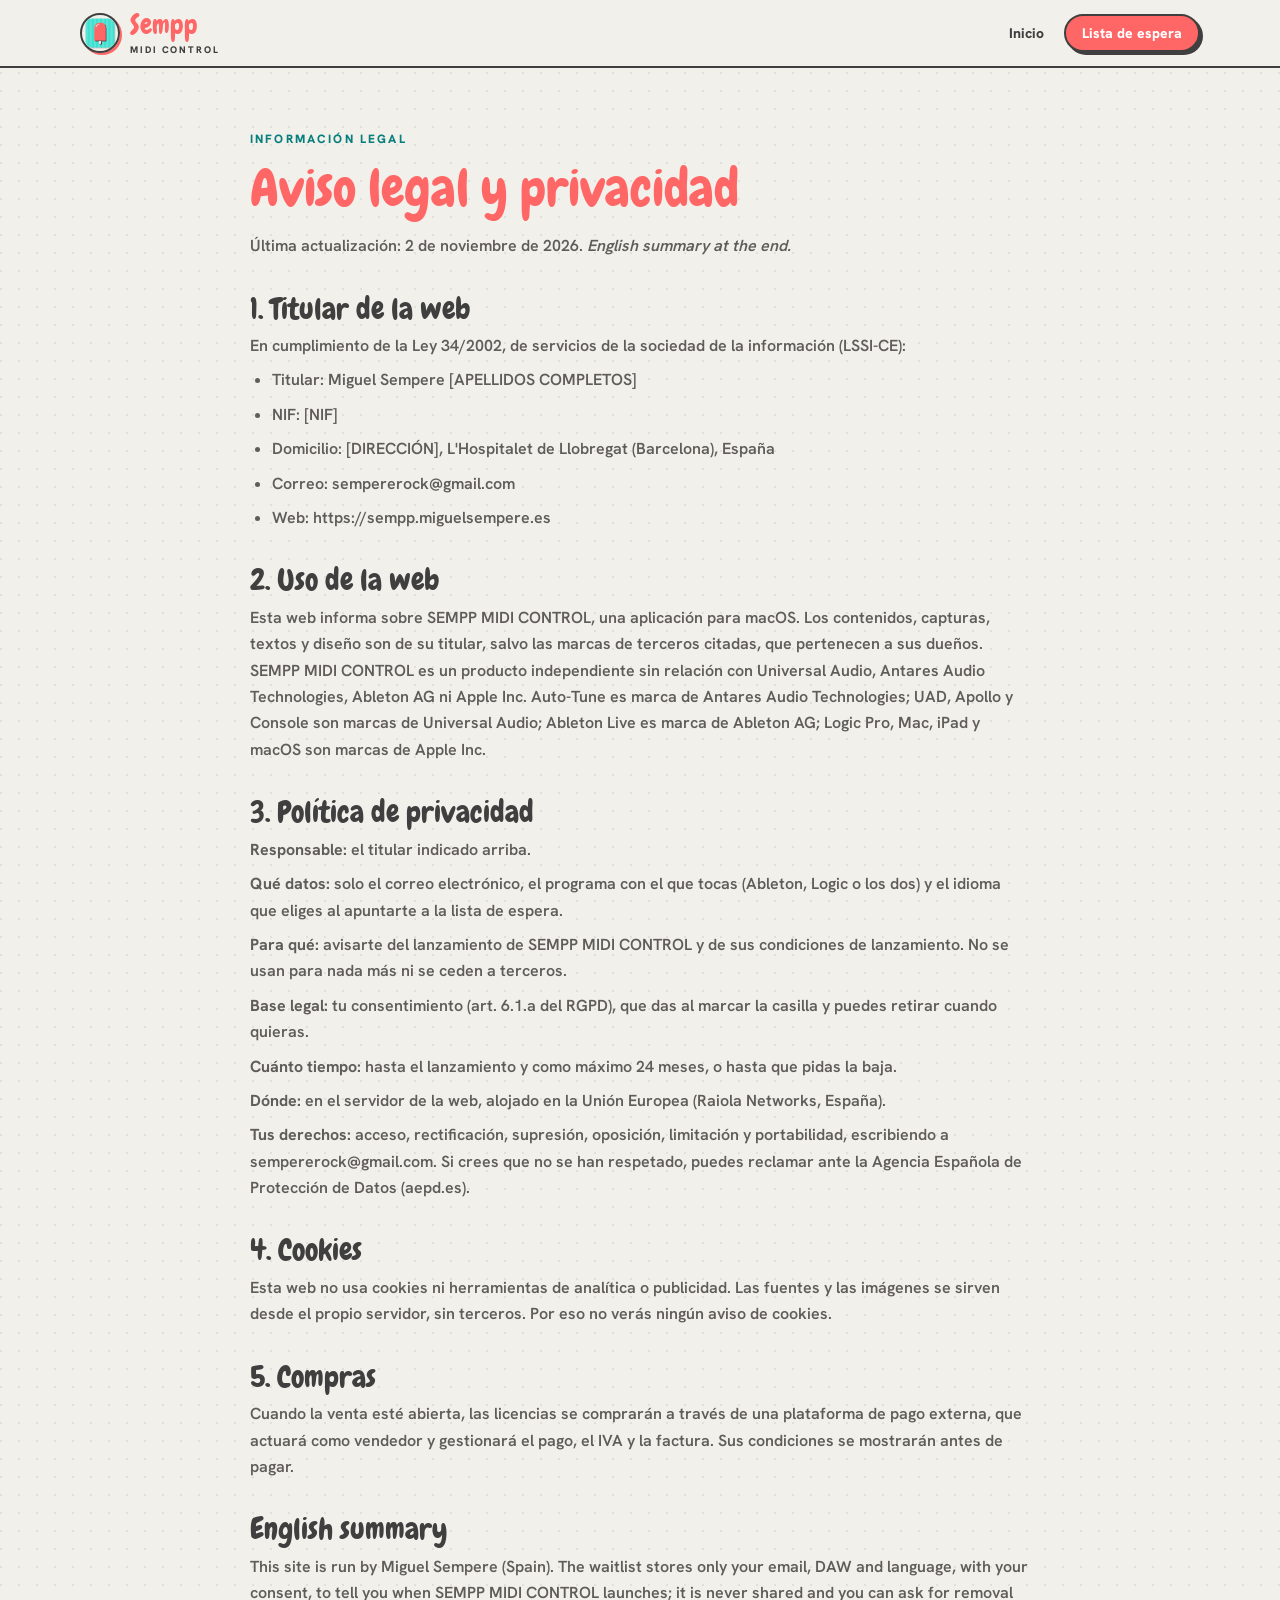
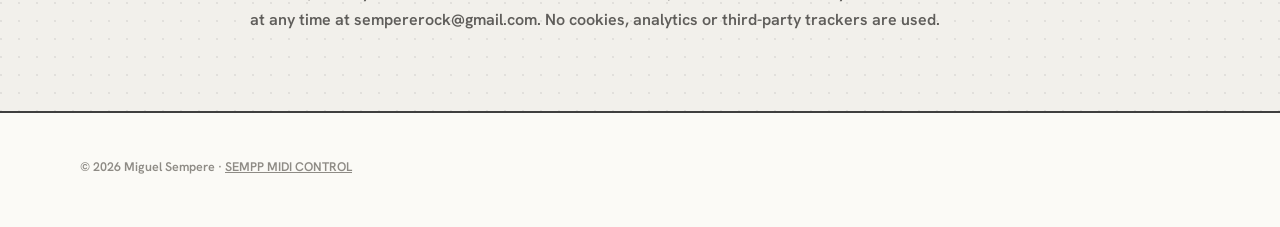
<file: docs/aviso-legal.html>
<!doctype html>
<html lang="es">
<head>
<meta name="robots" content="noindex,nofollow">
<meta charset="utf-8">
<meta name="viewport" content="width=device-width,initial-scale=1">
<title>Aviso legal y privacidad · SEMPP MIDI CONTROL</title>
<meta name="description" content="Aviso legal, política de privacidad y cookies de sempp.miguelsempere.es, la web de SEMPP MIDI CONTROL.">

<link rel="canonical" href="https://sempp.miguelsempere.es/aviso-legal.html">
<link rel="icon" href="favicon.ico" sizes="any">
<link rel="stylesheet" href="css/site.css">
</head>
<body>
<nav class="nav"><div class="w">
  <a class="brand" href="./"><img src="img/icon.png" alt="" width="40" height="40"><span><b>Sempp</b><small>MIDI CONTROL</small></span></a>
  <div class="links"><a href="./">Inicio</a><a class="btn sm coral" href="./#lista">Lista de espera</a></div>
</div></nav>
<main class="doc">
  <span class="tag">Información legal</span>
  <h1>Aviso legal y privacidad</h1>
  <p>Última actualización: 2 de noviembre de 2026. <i>English summary at the end.</i></p>

  <h2>1. Titular de la web</h2>
  <p>En cumplimiento de la Ley 34/2002, de servicios de la sociedad de la información (LSSI-CE):</p>
  <ul>
    <li>Titular: Miguel Sempere [APELLIDOS COMPLETOS]</li>
    <li>NIF: [NIF]</li>
    <li>Domicilio: [DIRECCIÓN], L'Hospitalet de Llobregat (Barcelona), España</li>
    <li>Correo: sempererock@gmail.com</li>
    <li>Web: https://sempp.miguelsempere.es</li>
  </ul>

  <h2>2. Uso de la web</h2>
  <p>Esta web informa sobre SEMPP MIDI CONTROL, una aplicación para macOS. Los contenidos, capturas, textos y diseño son de su titular, salvo las marcas de terceros citadas, que pertenecen a sus dueños. SEMPP MIDI CONTROL es un producto independiente sin relación con Universal Audio, Antares Audio Technologies, Ableton AG ni Apple Inc. Auto-Tune es marca de Antares Audio Technologies; UAD, Apollo y Console son marcas de Universal Audio; Ableton Live es marca de Ableton AG; Logic Pro, Mac, iPad y macOS son marcas de Apple Inc.</p>

  <h2 id="privacidad">3. Política de privacidad</h2>
  <p><b>Responsable:</b> el titular indicado arriba.</p>
  <p><b>Qué datos:</b> solo el correo electrónico, el programa con el que tocas (Ableton, Logic o los dos) y el idioma que eliges al apuntarte a la lista de espera.</p>
  <p><b>Para qué:</b> avisarte del lanzamiento de SEMPP MIDI CONTROL y de sus condiciones de lanzamiento. No se usan para nada más ni se ceden a terceros.</p>
  <p><b>Base legal:</b> tu consentimiento (art. 6.1.a del RGPD), que das al marcar la casilla y puedes retirar cuando quieras.</p>
  <p><b>Cuánto tiempo:</b> hasta el lanzamiento y como máximo 24 meses, o hasta que pidas la baja.</p>
  <p><b>Dónde:</b> en el servidor de la web, alojado en la Unión Europea (Raiola Networks, España).</p>
  <p><b>Tus derechos:</b> acceso, rectificación, supresión, oposición, limitación y portabilidad, escribiendo a sempererock@gmail.com. Si crees que no se han respetado, puedes reclamar ante la Agencia Española de Protección de Datos (aepd.es).</p>

  <h2>4. Cookies</h2>
  <p>Esta web no usa cookies ni herramientas de analítica o publicidad. Las fuentes y las imágenes se sirven desde el propio servidor, sin terceros. Por eso no verás ningún aviso de cookies.</p>

  <h2>5. Compras</h2>
  <p>Cuando la venta esté abierta, las licencias se comprarán a través de una plataforma de pago externa, que actuará como vendedor y gestionará el pago, el IVA y la factura. Sus condiciones se mostrarán antes de pagar.</p>

  <h2>English summary</h2>
  <p>This site is run by Miguel Sempere (Spain). The waitlist stores only your email, DAW and language, with your consent, to tell you when SEMPP MIDI CONTROL launches; it is never shared and you can ask for removal at any time at sempererock@gmail.com. No cookies, analytics or third-party trackers are used.</p>
</main>
<footer><div class="w"><p class="legal" style="margin:0;border:0;padding:0">© 2026 Miguel Sempere · <a href="./">SEMPP MIDI CONTROL</a></p></div></footer>
</body>
</html>
</file>
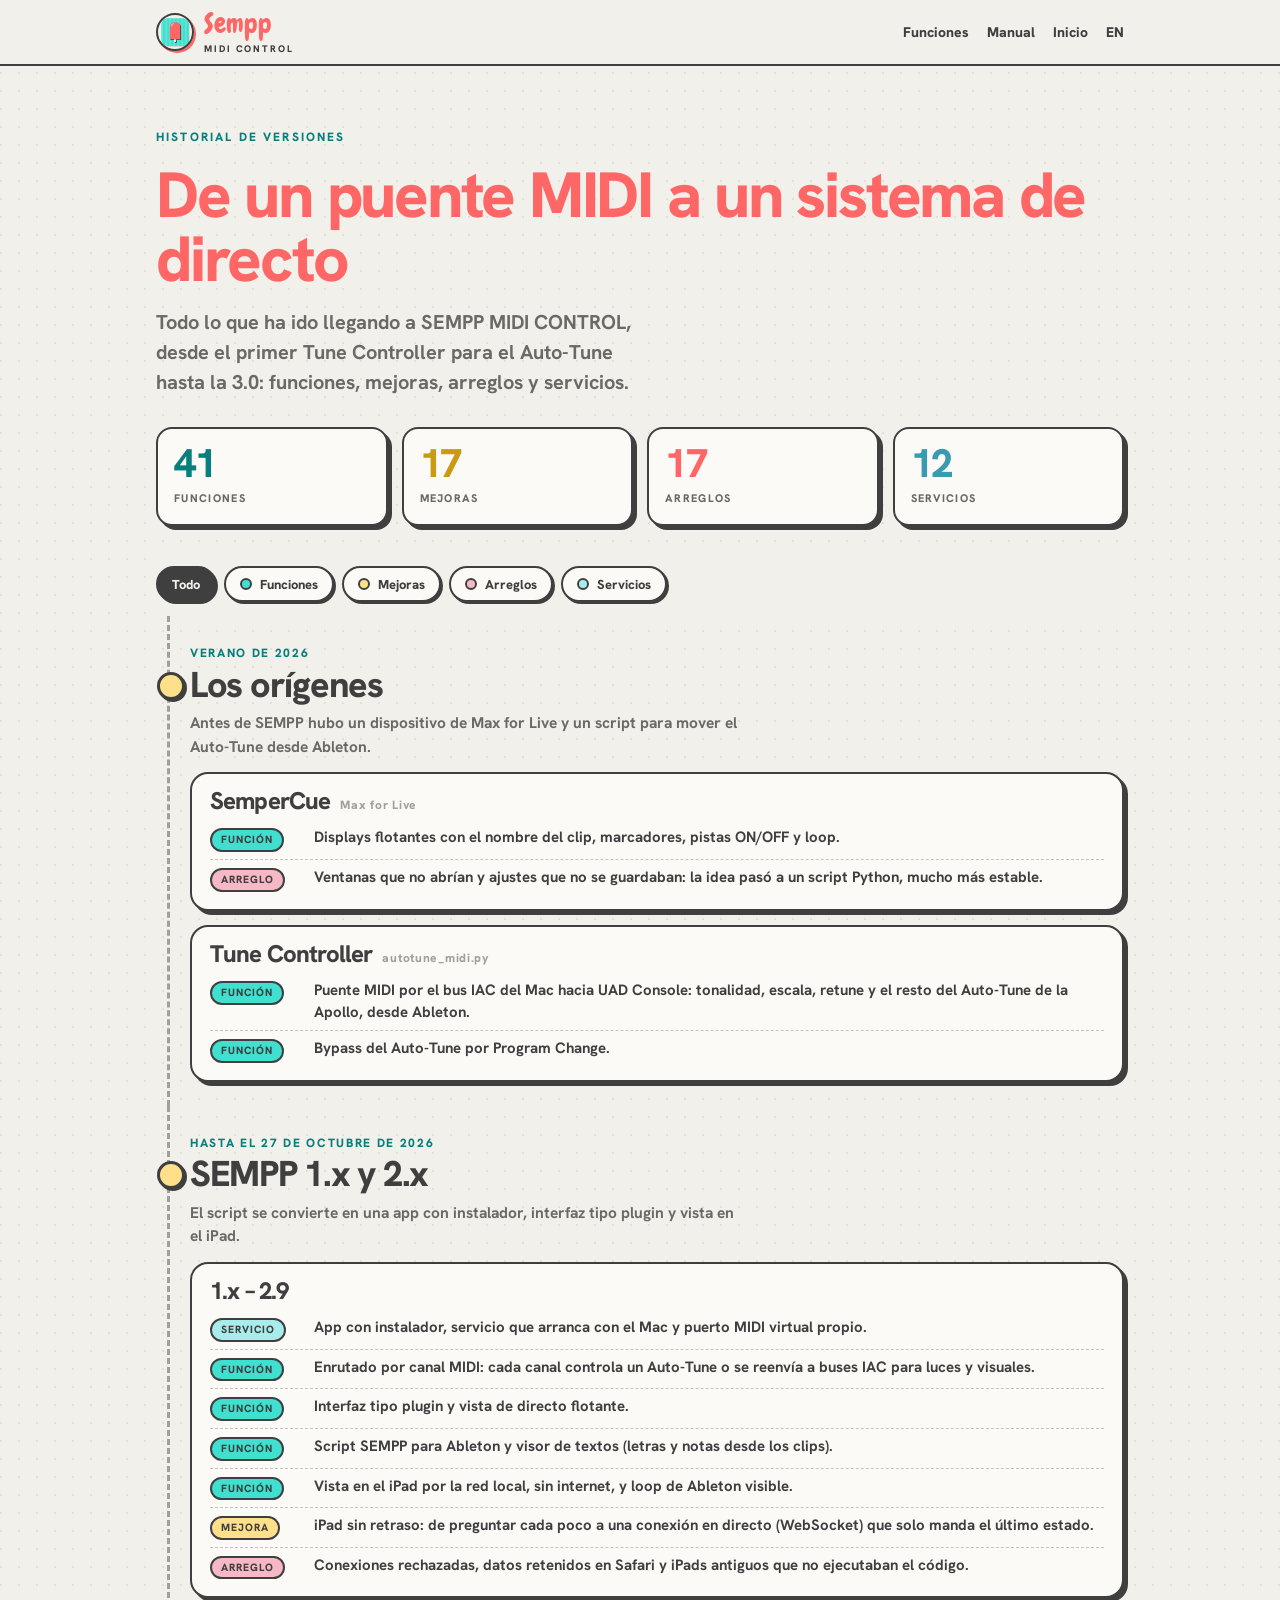
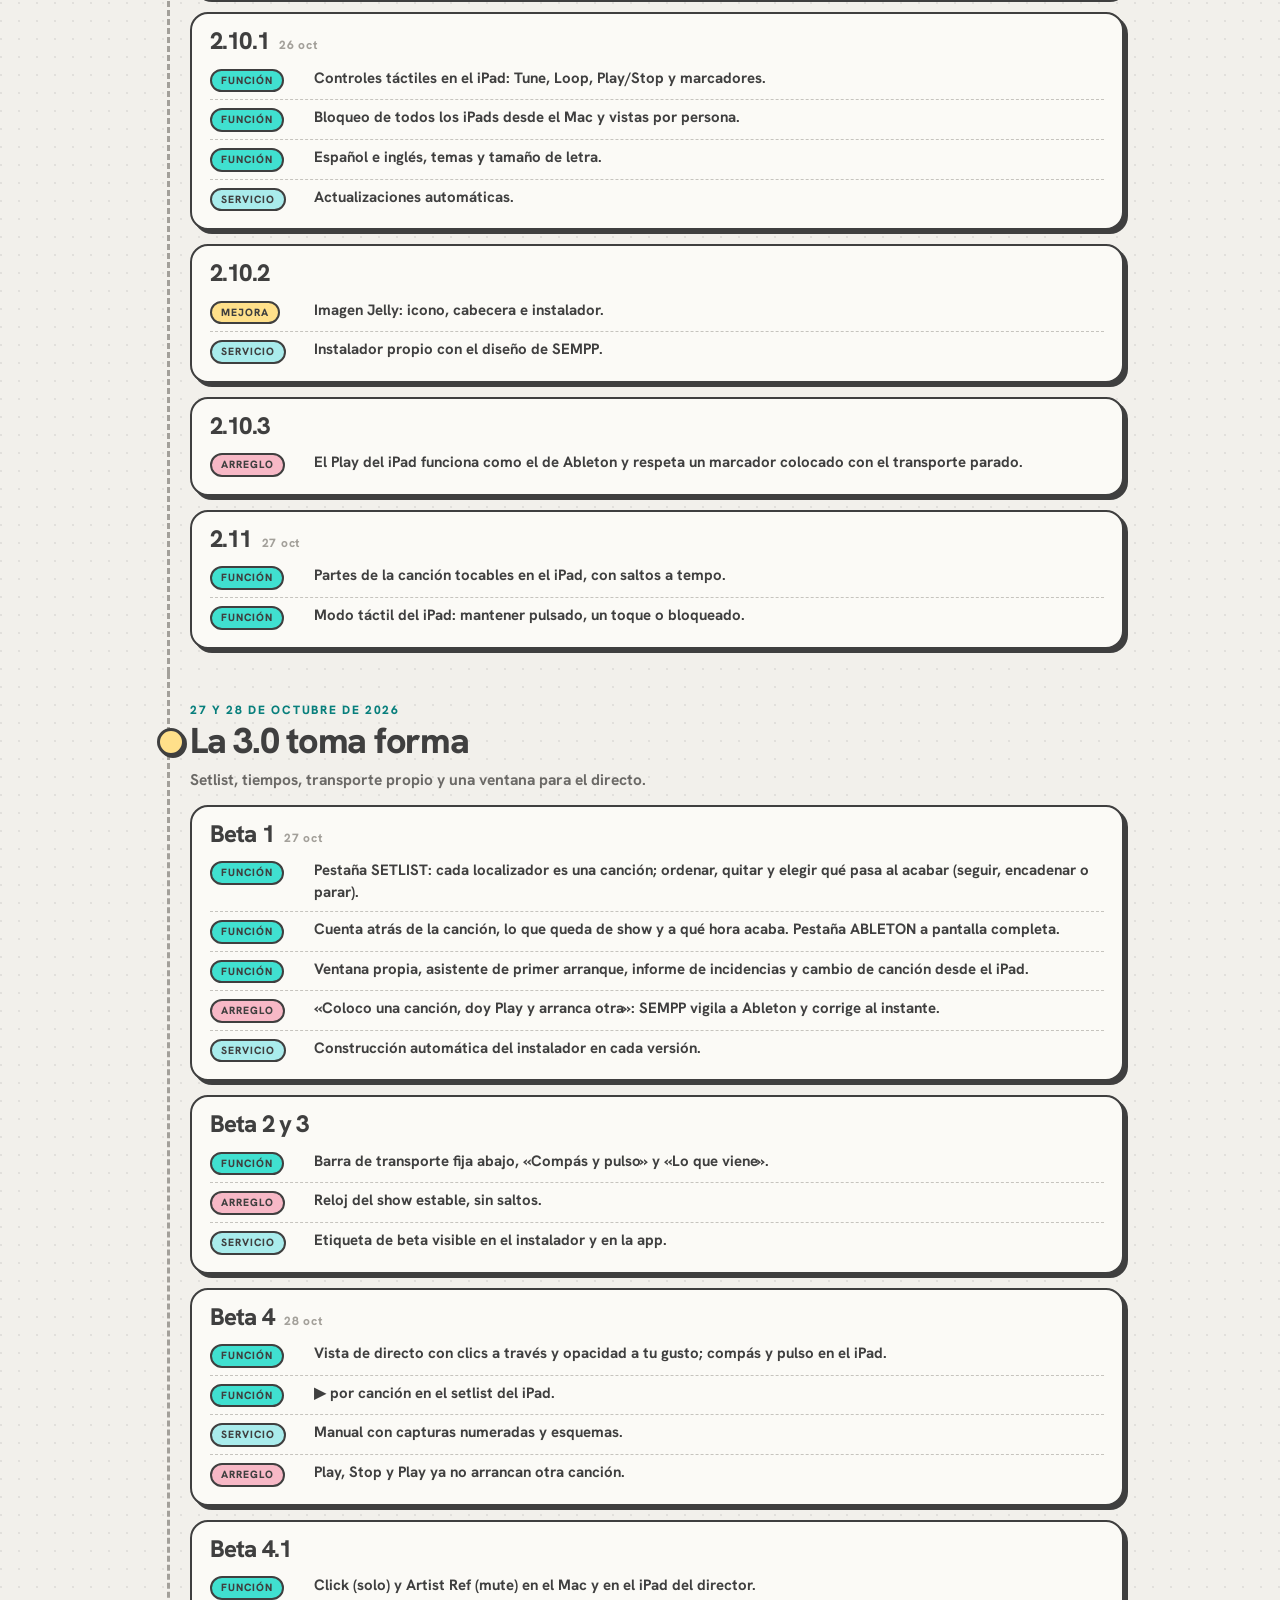
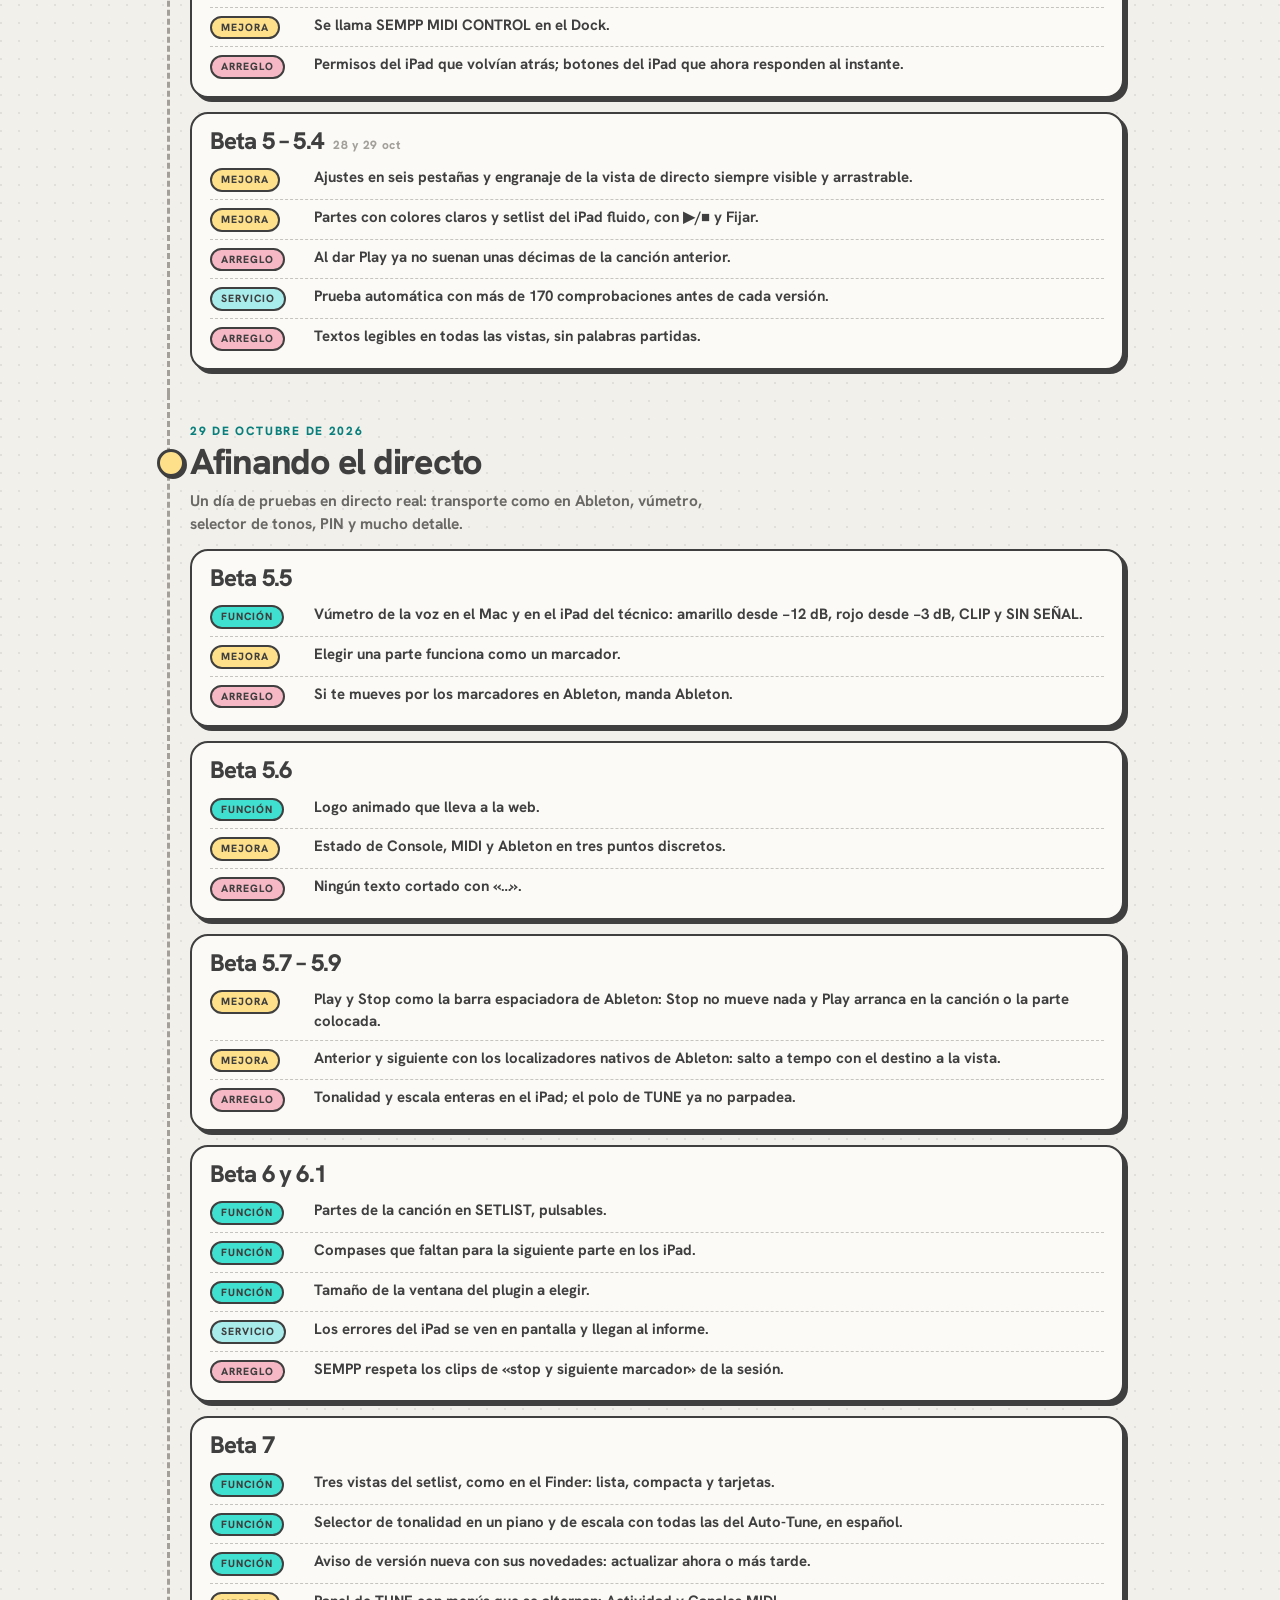
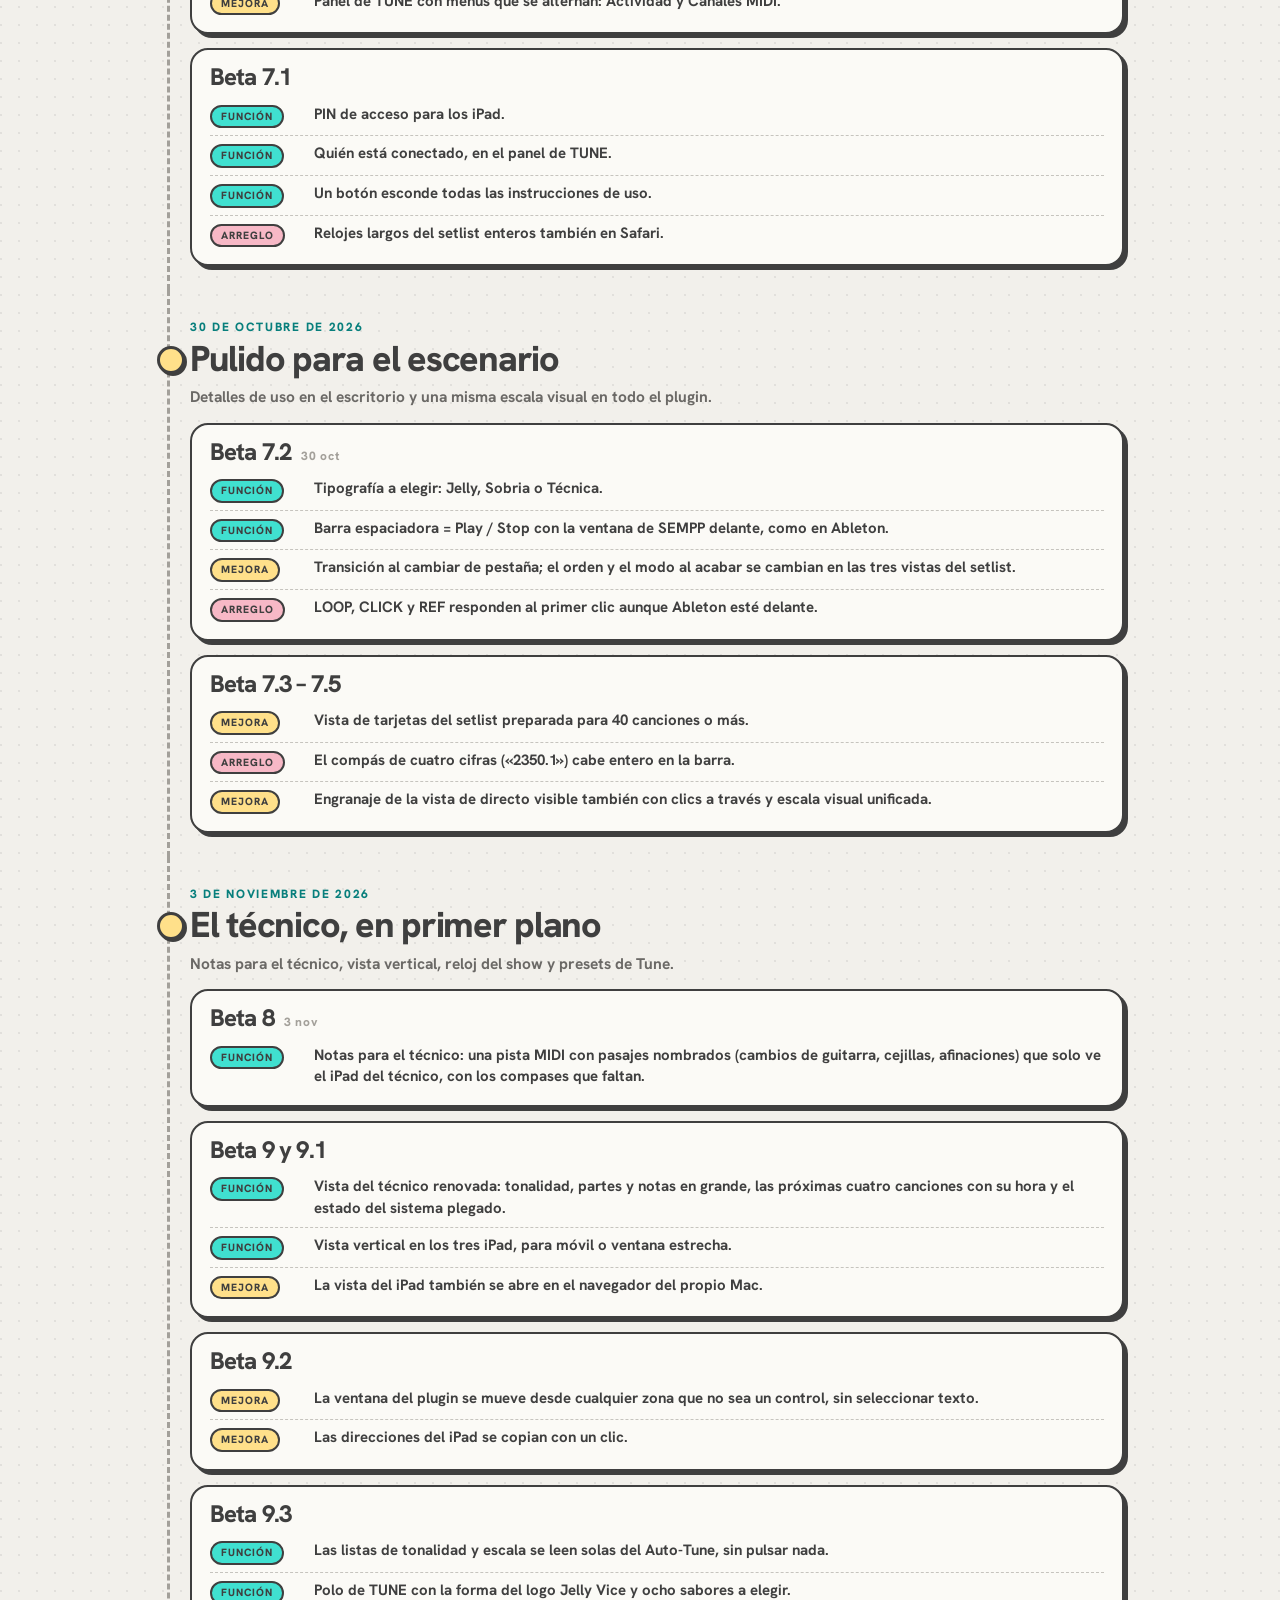
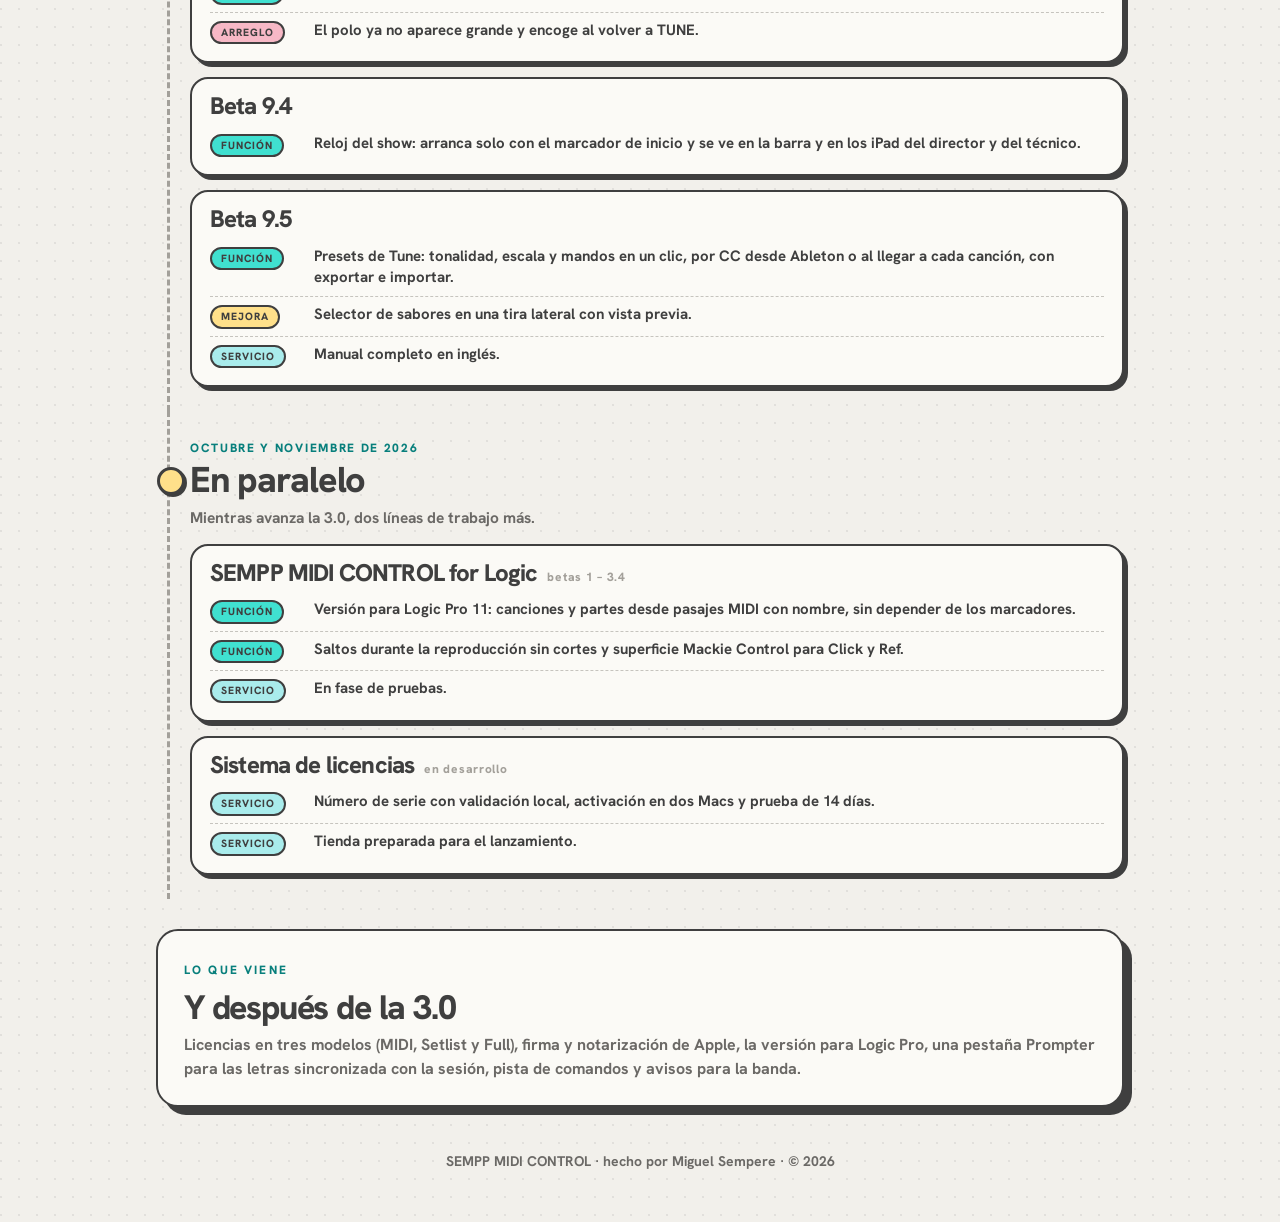
<file: docs/historial.html>
<!doctype html>
<html lang="es">
<head>
<meta name="robots" content="noindex,nofollow">
<meta charset="utf-8">
<meta name="viewport" content="width=device-width,initial-scale=1">
<title>Historial de SEMPP</title>
<meta name="description" content="Todas las funciones, mejoras, arreglos y servicios de SEMPP MIDI CONTROL, desde el primer Tune Controller hasta la 3.0.">
<meta property="og:title" content="Historial de SEMPP MIDI CONTROL">
<meta property="og:description" content="De un puente MIDI para el Auto-Tune a un sistema de directo completo: todo lo que ha ido llegando, versión a versión.">
<link rel="canonical" href="https://sempp.miguelsempere.es/historial.html">
<meta name="theme-color" content="#F2F0EB">
<link rel="icon" href="img/icon.png">
<!--FONTS-->
<style>
@font-face{font-family:"Chewy";src:url(fonts/chewy-latin-400-normal.woff2) format("woff2");font-display:swap}
@font-face{font-family:"Hanken Grotesk";src:url(fonts/hanken-grotesk-latin-500-normal.woff2) format("woff2");font-weight:500;font-display:swap}
@font-face{font-family:"Hanken Grotesk";src:url(fonts/hanken-grotesk-latin-700-normal.woff2) format("woff2");font-weight:700;font-display:swap}
@font-face{font-family:"Hanken Grotesk";src:url(fonts/hanken-grotesk-latin-800-normal.woff2) format("woff2");font-weight:800;font-display:swap}
:root{--cream:#F2F0EB;--paper:#FBFAF6;--ink:#3F3F3F;--ink-2:#6B6966;--ink-3:#A3A09A;--coral:#FF6666;--mint:#40E0D0;--teal:#087F7C;--sky:#A9ECEC;--butter:#FFE08A;--pink:#F7B8C6;--lav:#B79CF2;--dot:rgba(63,63,63,.09);--on-chip:#3F3F3F}
@media (prefers-color-scheme:dark){:root:not([data-theme="light"]){--cream:#22201D;--paper:#2D2A26;--ink:#ECE8E0;--ink-2:#C2BDB4;--ink-3:#8E8980;--teal:#5FD9CF;--dot:rgba(236,232,224,.07)}}
:root[data-theme="dark"]{--cream:#22201D;--paper:#2D2A26;--ink:#ECE8E0;--ink-2:#C2BDB4;--ink-3:#8E8980;--teal:#5FD9CF;--dot:rgba(236,232,224,.07)}
*{box-sizing:border-box;margin:0;padding:0}
body{background:var(--cream);color:var(--ink);font:500 17px/1.6 "Hanken Grotesk",system-ui,-apple-system,sans-serif;-webkit-font-smoothing:antialiased;
  background-image:radial-gradient(circle at 1px 1px,var(--dot) 1px,transparent 1.4px);background-size:18px 18px}
a{color:inherit}
.w{max-width:1000px;margin:0 auto;padding:0 16px}
nav{position:sticky;top:0;z-index:10;background:color-mix(in srgb,var(--cream) 92%,transparent);backdrop-filter:blur(8px);border-bottom:2.5px solid var(--ink)}
nav .w{display:flex;align-items:center;gap:16px;height:64px}
.brand{display:flex;align-items:center;gap:10px;text-decoration:none}
.brand img{width:38px;height:38px;border-radius:50%;border:2.5px solid var(--ink);box-shadow:2px 2px 0 var(--coral)}
.brand b{font:400 27px/1 "Chewy",sans-serif;color:var(--coral)}
.brand small{display:block;font:800 9.5px/1 "Hanken Grotesk",sans-serif;letter-spacing:.2em;margin-top:3px}
nav .links{margin-left:auto;display:flex;gap:18px;align-items:center;font:800 14px/1 "Hanken Grotesk",sans-serif}
nav .links a{text-decoration:none}nav .links a:hover{color:var(--coral)}
.tag{font:800 12px/1 "Hanken Grotesk",sans-serif;letter-spacing:.18em;text-transform:uppercase;color:var(--teal)}
header{padding:56px 0 26px}
h1{font:400 64px/1 "Chewy",sans-serif;color:var(--coral);text-shadow:3px 3px 0 rgba(63,63,63,.14);margin:14px 0 16px}
.lead{font:600 20px/1.5 "Hanken Grotesk",sans-serif;color:var(--ink-2);max-width:46ch}
.stats{display:grid;grid-template-columns:repeat(4,1fr);gap:14px;margin-top:30px}
.stats div{background:var(--paper);border:2.5px solid var(--ink);border-radius:16px;box-shadow:4px 4px 0 var(--ink);padding:14px 16px}
.stats b{display:block;font:400 40px/1 "Chewy",sans-serif}
.stats span{font:800 11px/1.3 "Hanken Grotesk",sans-serif;letter-spacing:.12em;text-transform:uppercase;color:var(--ink-2)}
.stats .s1 b{color:var(--teal)}.stats .s2 b{color:#C99A12}.stats .s3 b{color:var(--coral)}.stats .s4 b{color:#3A9BB0}
.filters{position:sticky;top:64px;z-index:5;padding:14px 0;background:color-mix(in srgb,var(--cream) 94%,transparent);backdrop-filter:blur(6px);display:flex;flex-wrap:wrap;gap:8px}
.chip{height:36px;padding:0 14px;border:2.5px solid var(--ink);border-radius:999px;background:var(--paper);box-shadow:2px 2px 0 var(--ink);color:var(--ink);
  font:800 13px/1 "Hanken Grotesk",sans-serif;cursor:pointer;display:inline-flex;align-items:center;gap:8px}
.chip i{width:12px;height:12px;border-radius:50%;border:2px solid var(--ink)}
.chip[aria-pressed="true"]{background:var(--ink);color:var(--cream)}
.chip:active{transform:translate(2px,2px);box-shadow:none}
.era{position:relative;padding:22px 0 10px 34px}
.era::before{content:"";position:absolute;left:11px;top:0;bottom:0;border-left:3px dashed var(--ink-3)}
.era h2{position:relative;font:400 36px/1.05 "Chewy",sans-serif;margin:0 0 4px}
.era h2::before{content:"";position:absolute;left:-33px;top:6px;width:22px;height:22px;border-radius:50%;border:3px solid var(--ink);background:var(--butter);box-shadow:2px 2px 0 var(--ink)}
.era .when{font:800 12px/1 "Hanken Grotesk",sans-serif;letter-spacing:.14em;text-transform:uppercase;color:var(--teal)}
.era p.intro{font:600 15.5px/1.5 "Hanken Grotesk",sans-serif;color:var(--ink-2);margin:8px 0 14px;max-width:62ch}
.ver{background:var(--paper);border:2.5px solid var(--ink);border-radius:18px;box-shadow:4px 4px 0 var(--ink);padding:14px 18px 10px;margin:0 0 14px}
.ver h3{display:flex;align-items:baseline;gap:10px;font:400 24px/1.1 "Chewy",sans-serif;margin-bottom:6px}
.ver h3 small{font:800 12px/1 "Hanken Grotesk",sans-serif;color:var(--ink-3);letter-spacing:.06em}
.ver ul{list-style:none}
.ver li{display:grid;grid-template-columns:92px 1fr;gap:12px;align-items:start;padding:7px 0;border-top:1.5px dashed color-mix(in srgb,var(--ink-3) 60%,transparent);font:600 15px/1.45 "Hanken Grotesk",sans-serif}
.ver li:first-child{border-top:0}
.b{justify-self:start;padding:3px 9px;border:2px solid var(--ink);border-radius:999px;font:800 10.5px/1.3 "Hanken Grotesk",sans-serif;letter-spacing:.1em;text-transform:uppercase;color:var(--on-chip);margin-top:1px}
.t-f{background:var(--mint)}.t-m{background:var(--butter)}.t-a{background:var(--pink)}.t-s{background:var(--sky)}
.chip .t-f,.chip .t-m,.chip .t-a,.chip .t-s{display:inline-block}
.hide{display:none!important}
.next{margin:30px 0 10px;background:var(--paper);border:2.5px solid var(--ink);border-radius:22px;box-shadow:8px 8px 0 var(--ink);padding:24px 26px}
.next h2{font:400 34px/1.05 "Chewy",sans-serif;margin:8px 0 8px}
.next p{font:600 16px/1.5 "Hanken Grotesk",sans-serif;color:var(--ink-2)}
footer{padding:34px 0 50px;text-align:center;font:600 14px/1.5 "Hanken Grotesk",sans-serif;color:var(--ink-2)}
@media (max-width:760px){.stats{grid-template-columns:1fr 1fr}h1{font-size:46px}nav .links .hm{display:none}}
@media (max-width:480px){.ver li{grid-template-columns:1fr;gap:4px}.era{padding-left:26px}.era::before{left:8px}.era h2::before{left:-25px;width:18px;height:18px}h1{font-size:40px}.era h2{font-size:30px}}
h1,h2,.ver h3,.stats b,.next h2{font-family:"Hanken Grotesk",system-ui,sans-serif!important;font-weight:800!important;letter-spacing:-.035em}
h1{text-shadow:none!important}
</style>
</head>
<body>
<nav><div class="w">
  <a class="brand" href="index.html"><img src="img/icon.png" alt=""><span><b>Sempp</b><small>MIDI CONTROL</small></span></a>
  <div class="links"><a class="hm" href="index.html#s-tune">Funciones</a><a href="manual.html">Manual</a><a href="index.html">Inicio</a><a href="historial_en.html" hreflang="en" lang="en">EN</a></div>
</div></nav>

<header><div class="w">
  <span class="tag">Historial de versiones</span>
  <h1>De un puente MIDI a un sistema de directo</h1>
  <p class="lead">Todo lo que ha ido llegando a SEMPP MIDI CONTROL, desde el primer Tune Controller para el Auto-Tune hasta la 3.0: funciones, mejoras, arreglos y servicios.</p>
  <div class="stats" id="stats"></div>
</div></header>

<div class="w">
  <div class="filters" role="group" aria-label="Filtrar por tipo">
    <button class="chip" data-t="all" aria-pressed="true">Todo</button>
    <button class="chip" data-t="f" aria-pressed="false"><i class="t-f"></i>Funciones</button>
    <button class="chip" data-t="m" aria-pressed="false"><i class="t-m"></i>Mejoras</button>
    <button class="chip" data-t="a" aria-pressed="false"><i class="t-a"></i>Arreglos</button>
    <button class="chip" data-t="s" aria-pressed="false"><i class="t-s"></i>Servicios</button>
  </div>
  <main id="log"></main>
  <div class="next">
    <span class="tag">Lo que viene</span>
    <h2>Y después de la 3.0</h2>
    <p>Licencias en tres modelos (MIDI, Setlist y Full), firma y notarización de Apple, la versión para Logic Pro, una pestaña Prompter para las letras sincronizada con la sesión, pista de comandos y avisos para la banda.</p>
  </div>
</div>
<footer>SEMPP MIDI CONTROL · hecho por Miguel Sempere · © 2026</footer>

<script>
var T={f:"Función",m:"Mejora",a:"Arreglo",s:"Servicio"};
var ERAS=[
 {n:"Los orígenes",w:"Verano de 2026",i:"Antes de SEMPP hubo un dispositivo de Max for Live y un script para mover el Auto-Tune desde Ableton.",v:[
  ["SemperCue","Max for Live",[["f","Displays flotantes con el nombre del clip, marcadores, pistas ON/OFF y loop."],["a","Ventanas que no abrían y ajustes que no se guardaban: la idea pasó a un script Python, mucho más estable."]]],
  ["Tune Controller","autotune_midi.py",[["f","Puente MIDI por el bus IAC del Mac hacia UAD Console: tonalidad, escala, retune y el resto del Auto-Tune de la Apollo, desde Ableton."],["f","Bypass del Auto-Tune por Program Change."]]]]},
 {n:"SEMPP 1.x y 2.x",w:"Hasta el 27 de octubre de 2026",i:"El script se convierte en una app con instalador, interfaz tipo plugin y vista en el iPad.",v:[
  ["1.x – 2.9","",[["s","App con instalador, servicio que arranca con el Mac y puerto MIDI virtual propio."],["f","Enrutado por canal MIDI: cada canal controla un Auto-Tune o se reenvía a buses IAC para luces y visuales."],["f","Interfaz tipo plugin y vista de directo flotante."],["f","Script SEMPP para Ableton y visor de textos (letras y notas desde los clips)."],["f","Vista en el iPad por la red local, sin internet, y loop de Ableton visible."],["m","iPad sin retraso: de preguntar cada poco a una conexión en directo (WebSocket) que solo manda el último estado."],["a","Conexiones rechazadas, datos retenidos en Safari y iPads antiguos que no ejecutaban el código."]]],
  ["2.10.1","26 oct",[["f","Controles táctiles en el iPad: Tune, Loop, Play/Stop y marcadores."],["f","Bloqueo de todos los iPads desde el Mac y vistas por persona."],["f","Español e inglés, temas y tamaño de letra."],["s","Actualizaciones automáticas."]]],
  ["2.10.2","",[["m","Imagen Jelly: icono, cabecera e instalador."],["s","Instalador propio con el diseño de SEMPP."]]],
  ["2.10.3","",[["a","El Play del iPad funciona como el de Ableton y respeta un marcador colocado con el transporte parado."]]],
  ["2.11","27 oct",[["f","Partes de la canción tocables en el iPad, con saltos a tempo."],["f","Modo táctil del iPad: mantener pulsado, un toque o bloqueado."]]]]},
 {n:"La 3.0 toma forma",w:"27 y 28 de octubre de 2026",i:"Setlist, tiempos, transporte propio y una ventana para el directo.",v:[
  ["Beta 1","27 oct",[["f","Pestaña SETLIST: cada localizador es una canción; ordenar, quitar y elegir qué pasa al acabar (seguir, encadenar o parar)."],["f","Cuenta atrás de la canción, lo que queda de show y a qué hora acaba. Pestaña ABLETON a pantalla completa."],["f","Ventana propia, asistente de primer arranque, informe de incidencias y cambio de canción desde el iPad."],["a","«Coloco una canción, doy Play y arranca otra»: SEMPP vigila a Ableton y corrige al instante."],["s","Construcción automática del instalador en cada versión."]]],
  ["Beta 2 y 3","",[["f","Barra de transporte fija abajo, «Compás y pulso» y «Lo que viene»."],["a","Reloj del show estable, sin saltos."],["s","Etiqueta de beta visible en el instalador y en la app."]]],
  ["Beta 4","28 oct",[["f","Vista de directo con clics a través y opacidad a tu gusto; compás y pulso en el iPad."],["f","▶ por canción en el setlist del iPad."],["s","Manual con capturas numeradas y esquemas."],["a","Play, Stop y Play ya no arrancan otra canción."]]],
  ["Beta 4.1","",[["f","Click (solo) y Artist Ref (mute) en el Mac y en el iPad del director."],["m","Se llama SEMPP MIDI CONTROL en el Dock."],["a","Permisos del iPad que volvían atrás; botones del iPad que ahora responden al instante."]]],
  ["Beta 5 – 5.4","28 y 29 oct",[["m","Ajustes en seis pestañas y engranaje de la vista de directo siempre visible y arrastrable."],["m","Partes con colores claros y setlist del iPad fluido, con ▶/■ y Fijar."],["a","Al dar Play ya no suenan unas décimas de la canción anterior."],["s","Prueba automática con más de 170 comprobaciones antes de cada versión."],["a","Textos legibles en todas las vistas, sin palabras partidas."]]]]},
 {n:"Afinando el directo",w:"29 de octubre de 2026",i:"Un día de pruebas en directo real: transporte como en Ableton, vúmetro, selector de tonos, PIN y mucho detalle.",v:[
  ["Beta 5.5","",[["f","Vúmetro de la voz en el Mac y en el iPad del técnico: amarillo desde −12 dB, rojo desde −3 dB, CLIP y SIN SEÑAL."],["m","Elegir una parte funciona como un marcador."],["a","Si te mueves por los marcadores en Ableton, manda Ableton."]]],
  ["Beta 5.6","",[["f","Logo animado que lleva a la web."],["m","Estado de Console, MIDI y Ableton en tres puntos discretos."],["a","Ningún texto cortado con «…»."]]],
  ["Beta 5.7 – 5.9","",[["m","Play y Stop como la barra espaciadora de Ableton: Stop no mueve nada y Play arranca en la canción o la parte colocada."],["m","Anterior y siguiente con los localizadores nativos de Ableton: salto a tempo con el destino a la vista."],["a","Tonalidad y escala enteras en el iPad; el polo de TUNE ya no parpadea."]]],
  ["Beta 6 y 6.1","",[["f","Partes de la canción en SETLIST, pulsables."],["f","Compases que faltan para la siguiente parte en los iPad."],["f","Tamaño de la ventana del plugin a elegir."],["s","Los errores del iPad se ven en pantalla y llegan al informe."],["a","SEMPP respeta los clips de «stop y siguiente marcador» de la sesión."]]],
  ["Beta 7","",[["f","Tres vistas del setlist, como en el Finder: lista, compacta y tarjetas."],["f","Selector de tonalidad en un piano y de escala con todas las del Auto-Tune, en español."],["f","Aviso de versión nueva con sus novedades: actualizar ahora o más tarde."],["m","Panel de TUNE con menús que se alternan: Actividad y Canales MIDI."]]],
  ["Beta 7.1","",[["f","PIN de acceso para los iPad."],["f","Quién está conectado, en el panel de TUNE."],["f","Un botón esconde todas las instrucciones de uso."],["a","Relojes largos del setlist enteros también en Safari."]]]]},
 {n:"Pulido para el escenario",w:"30 de octubre de 2026",i:"Detalles de uso en el escritorio y una misma escala visual en todo el plugin.",v:[
  ["Beta 7.2","30 oct",[["f","Tipografía a elegir: Jelly, Sobria o Técnica."],["f","Barra espaciadora = Play / Stop con la ventana de SEMPP delante, como en Ableton."],["m","Transición al cambiar de pestaña; el orden y el modo al acabar se cambian en las tres vistas del setlist."],["a","LOOP, CLICK y REF responden al primer clic aunque Ableton esté delante."]]],
  ["Beta 7.3 – 7.5","",[["m","Vista de tarjetas del setlist preparada para 40 canciones o más."],["a","El compás de cuatro cifras («2350.1») cabe entero en la barra."],["m","Engranaje de la vista de directo visible también con clics a través y escala visual unificada."]]]]},
 {n:"El técnico, en primer plano",w:"3 de noviembre de 2026",i:"Notas para el técnico, vista vertical, reloj del show y presets de Tune.",v:[
  ["Beta 8","3 nov",[["f","Notas para el técnico: una pista MIDI con pasajes nombrados (cambios de guitarra, cejillas, afinaciones) que solo ve el iPad del técnico, con los compases que faltan."]]],
  ["Beta 9 y 9.1","",[["f","Vista del técnico renovada: tonalidad, partes y notas en grande, las próximas cuatro canciones con su hora y el estado del sistema plegado."],["f","Vista vertical en los tres iPad, para móvil o ventana estrecha."],["m","La vista del iPad también se abre en el navegador del propio Mac."]]],
  ["Beta 9.2","",[["m","La ventana del plugin se mueve desde cualquier zona que no sea un control, sin seleccionar texto."],["m","Las direcciones del iPad se copian con un clic."]]],
  ["Beta 9.3","",[["f","Las listas de tonalidad y escala se leen solas del Auto-Tune, sin pulsar nada."],["f","Polo de TUNE con la forma del logo Jelly Vice y ocho sabores a elegir."],["a","El polo ya no aparece grande y encoge al volver a TUNE."]]],
  ["Beta 9.4","",[["f","Reloj del show: arranca solo con el marcador de inicio y se ve en la barra y en los iPad del director y del técnico."]]],
  ["Beta 9.5","",[["f","Presets de Tune: tonalidad, escala y mandos en un clic, por CC desde Ableton o al llegar a cada canción, con exportar e importar."],["m","Selector de sabores en una tira lateral con vista previa."],["s","Manual completo en inglés."]]]]},
 {n:"En paralelo",w:"Octubre y noviembre de 2026",i:"Mientras avanza la 3.0, dos líneas de trabajo más.",v:[
  ["SEMPP MIDI CONTROL for Logic","betas 1 – 3.4",[["f","Versión para Logic Pro 11: canciones y partes desde pasajes MIDI con nombre, sin depender de los marcadores."],["f","Saltos durante la reproducción sin cortes y superficie Mackie Control para Click y Ref."],["s","En fase de pruebas."]]],
  ["Sistema de licencias","en desarrollo",[["s","Número de serie con validación local, activación en dos Macs y prueba de 14 días."],["s","Tienda preparada para el lanzamiento."]]]]}
];
var log=document.getElementById("log"),cnt={f:0,m:0,a:0,s:0},nv=0,h="";
function esc(s){return s.replace(/[&<>]/g,function(c){return{"&":"&amp;","<":"&lt;",">":"&gt;"}[c]})}
ERAS.forEach(function(e){h+='<section class="era"><span class="when">'+esc(e.w)+'</span><h2>'+esc(e.n)+'</h2><p class="intro">'+esc(e.i)+'</p>';
  e.v.forEach(function(v){nv++;h+='<article class="ver"><h3>'+esc(v[0])+(v[1]?' <small>'+esc(v[1])+'</small>':'')+'</h3><ul>';
    v[2].forEach(function(it){cnt[it[0]]++;h+='<li data-t="'+it[0]+'"><span class="b t-'+it[0]+'">'+T[it[0]]+'</span><span>'+esc(it[1])+'</span></li>'});h+='</ul></article>'});h+='</section>'});
log.innerHTML=h;
document.getElementById("stats").innerHTML=[["s1",cnt.f,"Funciones"],["s2",cnt.m,"Mejoras"],["s3",cnt.a,"Arreglos"],["s4",cnt.s,"Servicios"]].map(function(s){return '<div class="'+s[0]+'"><b>'+s[1]+'</b><span>'+s[2]+'</span></div>'}).join("");
document.querySelectorAll(".chip").forEach(function(b){b.onclick=function(){var t=b.getAttribute("data-t");
  document.querySelectorAll(".chip").forEach(function(c){c.setAttribute("aria-pressed",String(c===b))});
  document.querySelectorAll(".ver li").forEach(function(li){li.classList.toggle("hide",t!=="all"&&li.getAttribute("data-t")!==t)});
  document.querySelectorAll(".ver").forEach(function(a){a.classList.toggle("hide",!a.querySelector("li:not(.hide)"))});
  document.querySelectorAll(".era").forEach(function(s){s.classList.toggle("hide",!s.querySelector(".ver:not(.hide)"))})}});
</script>
</body>
</html>
</file>
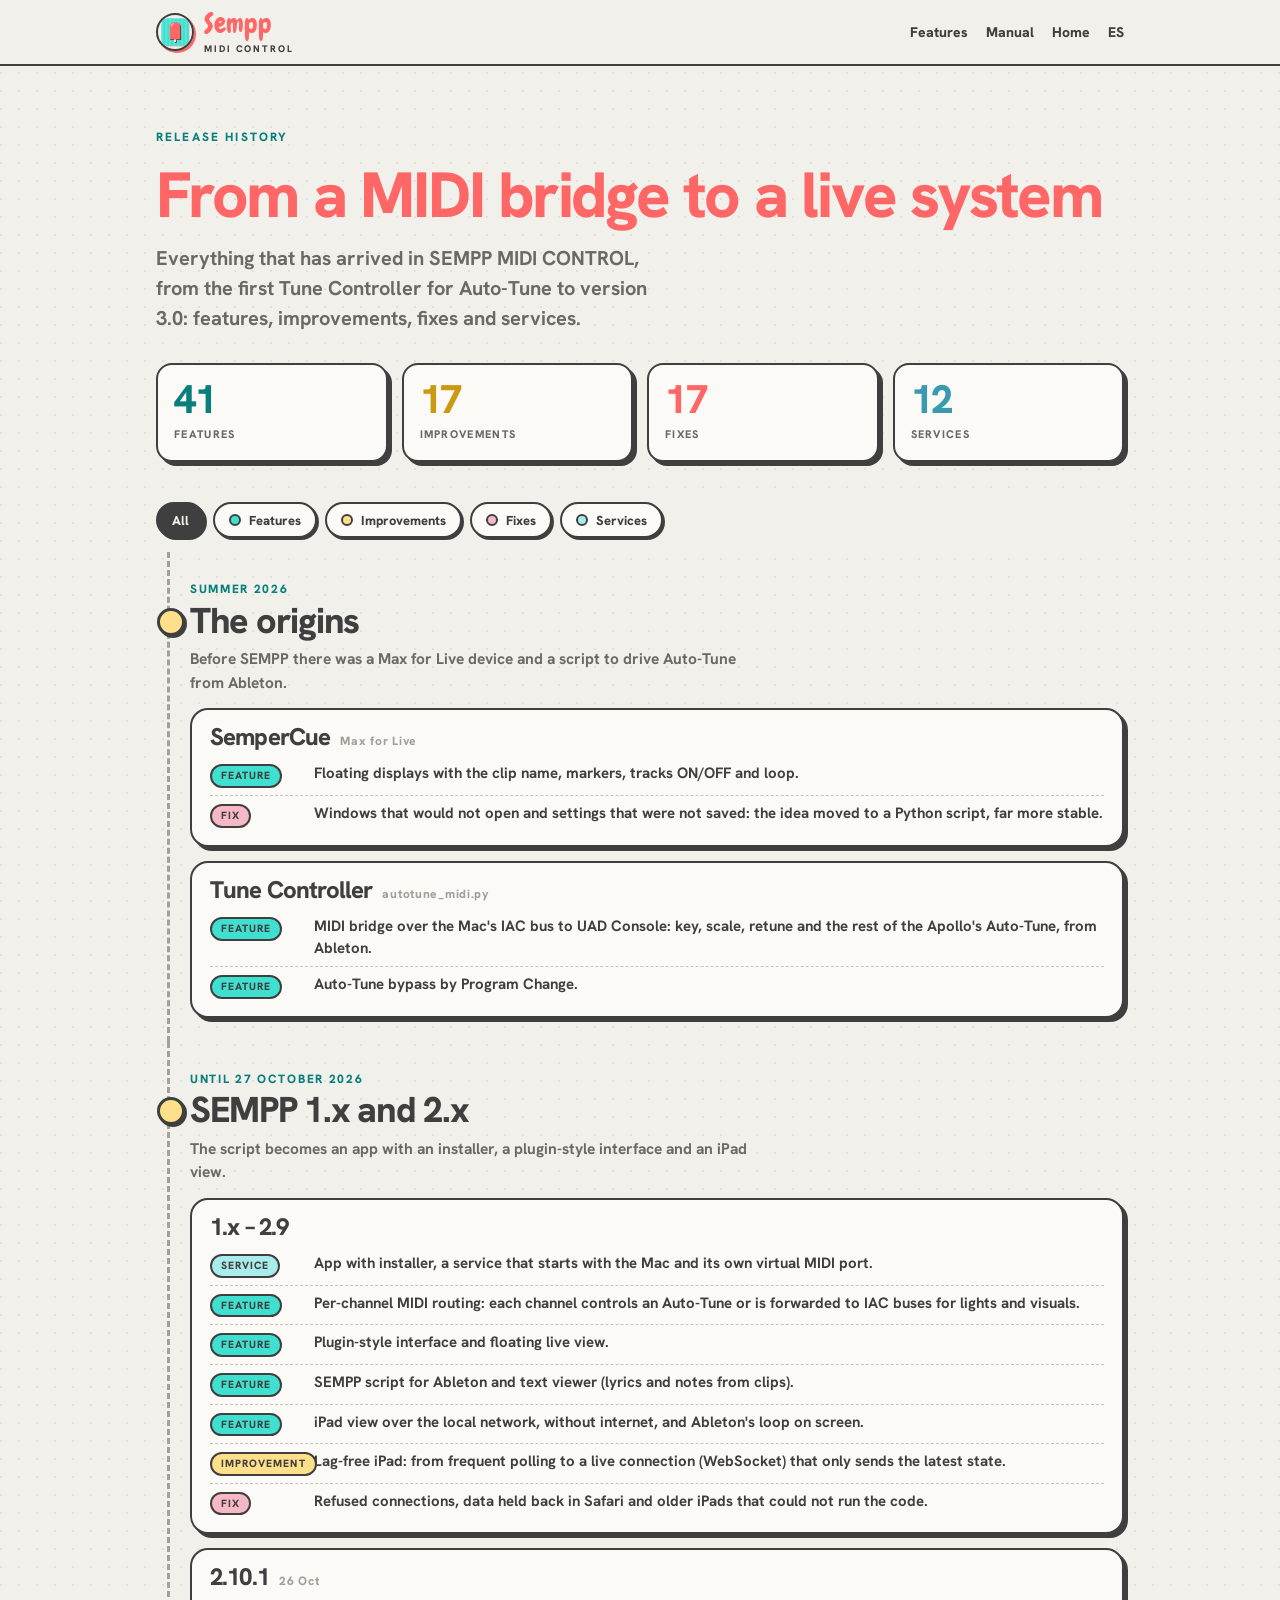
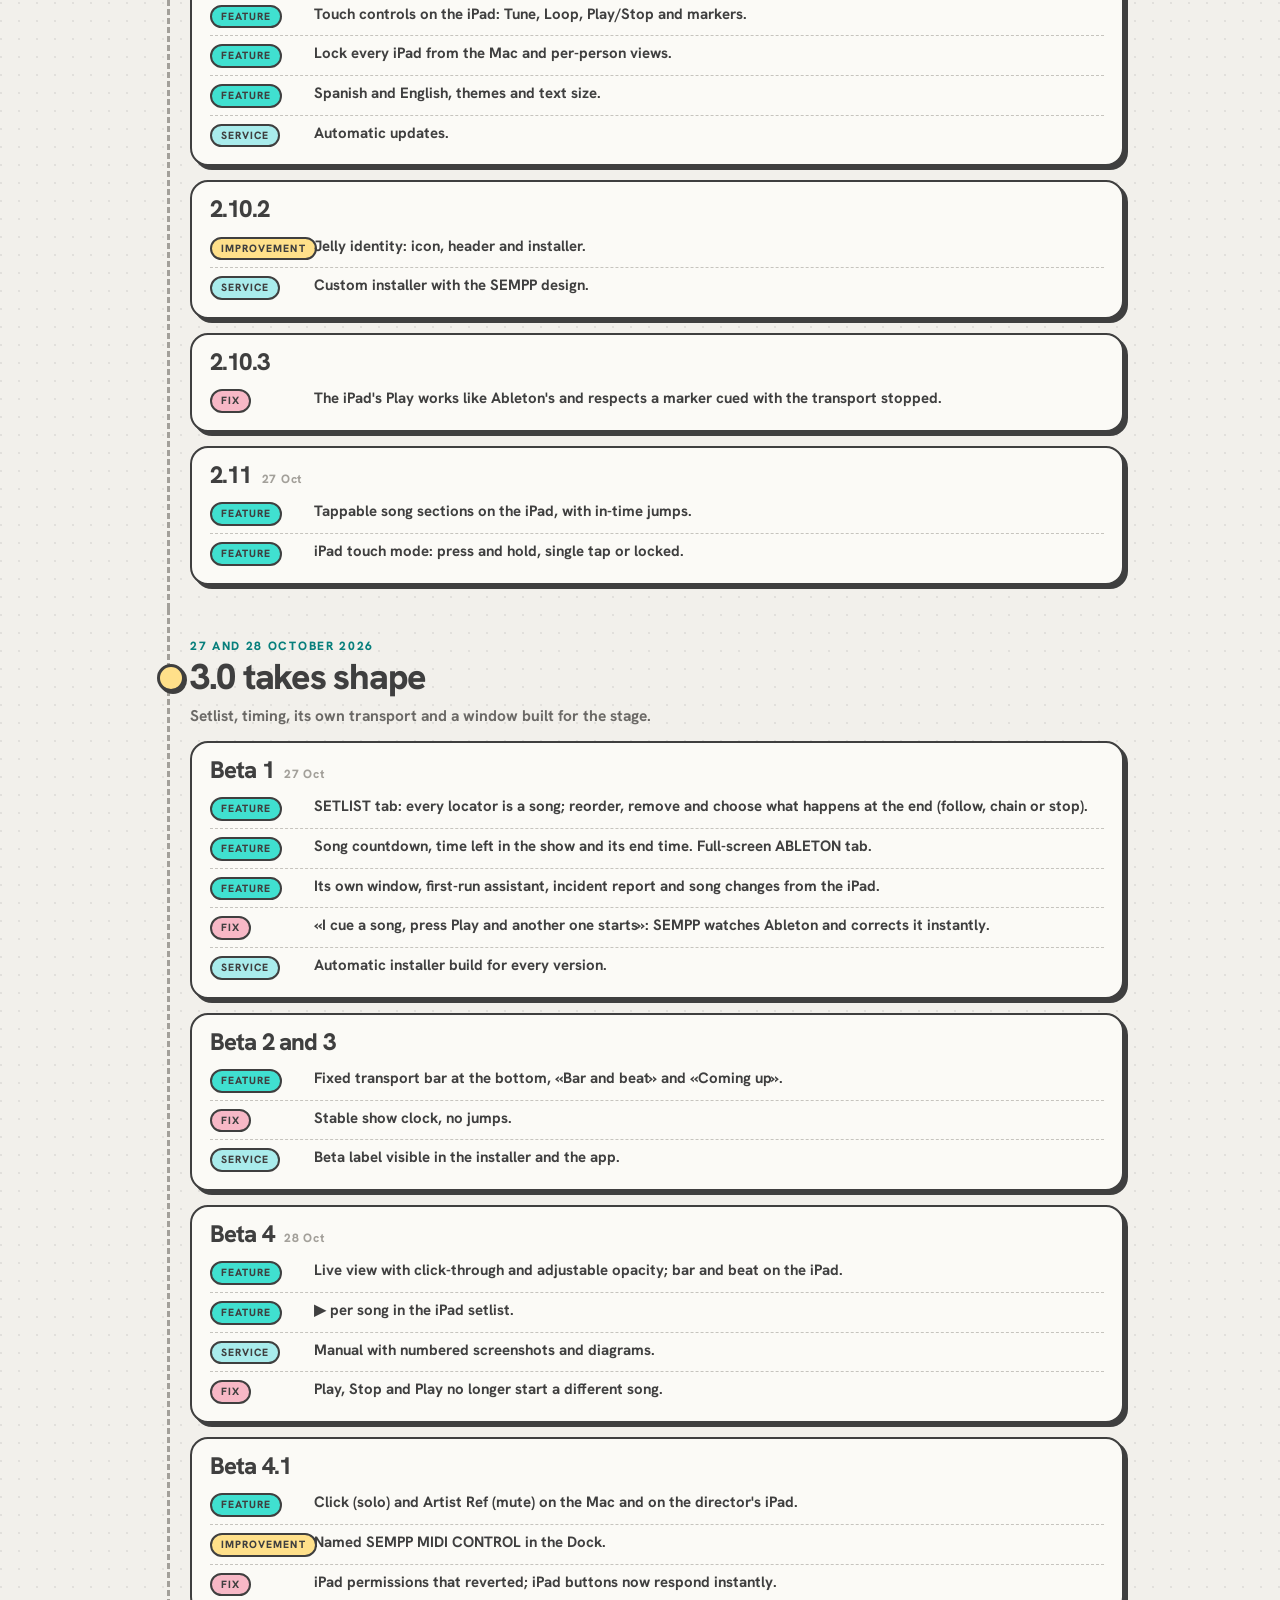
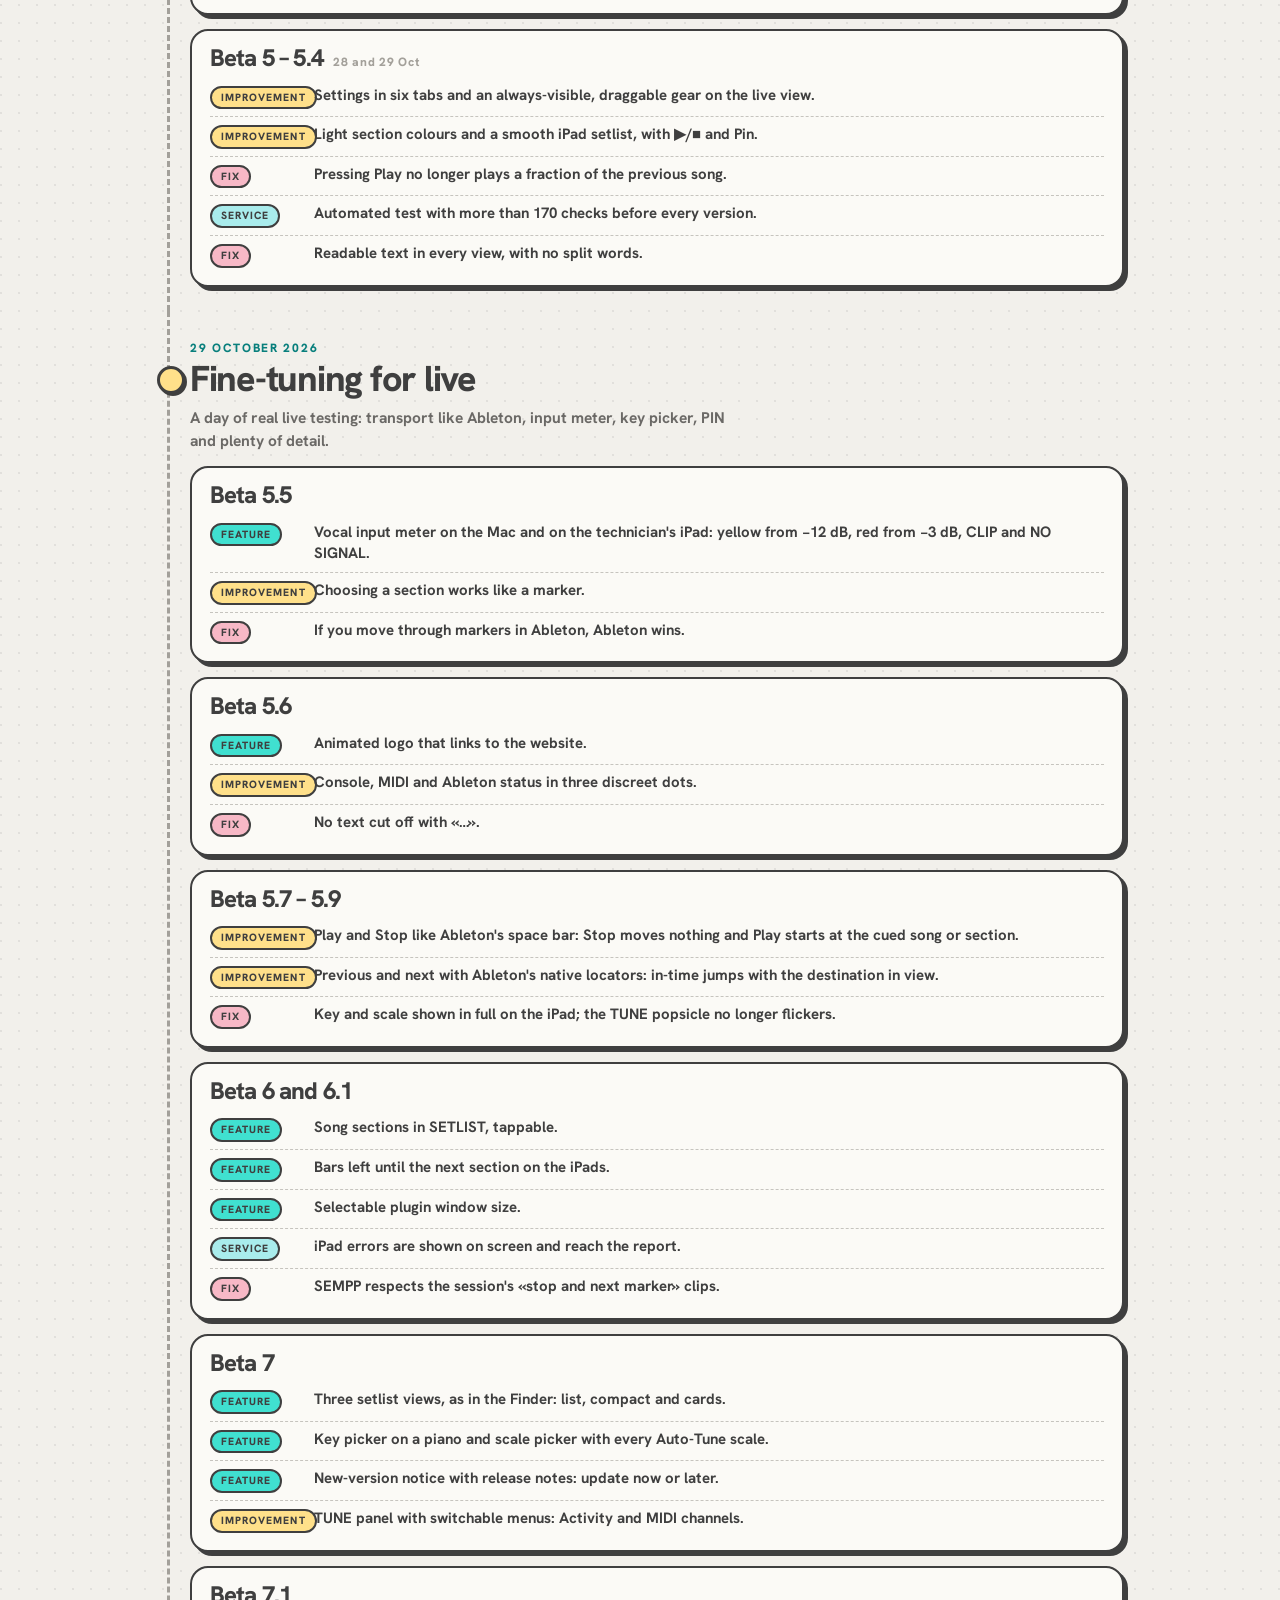
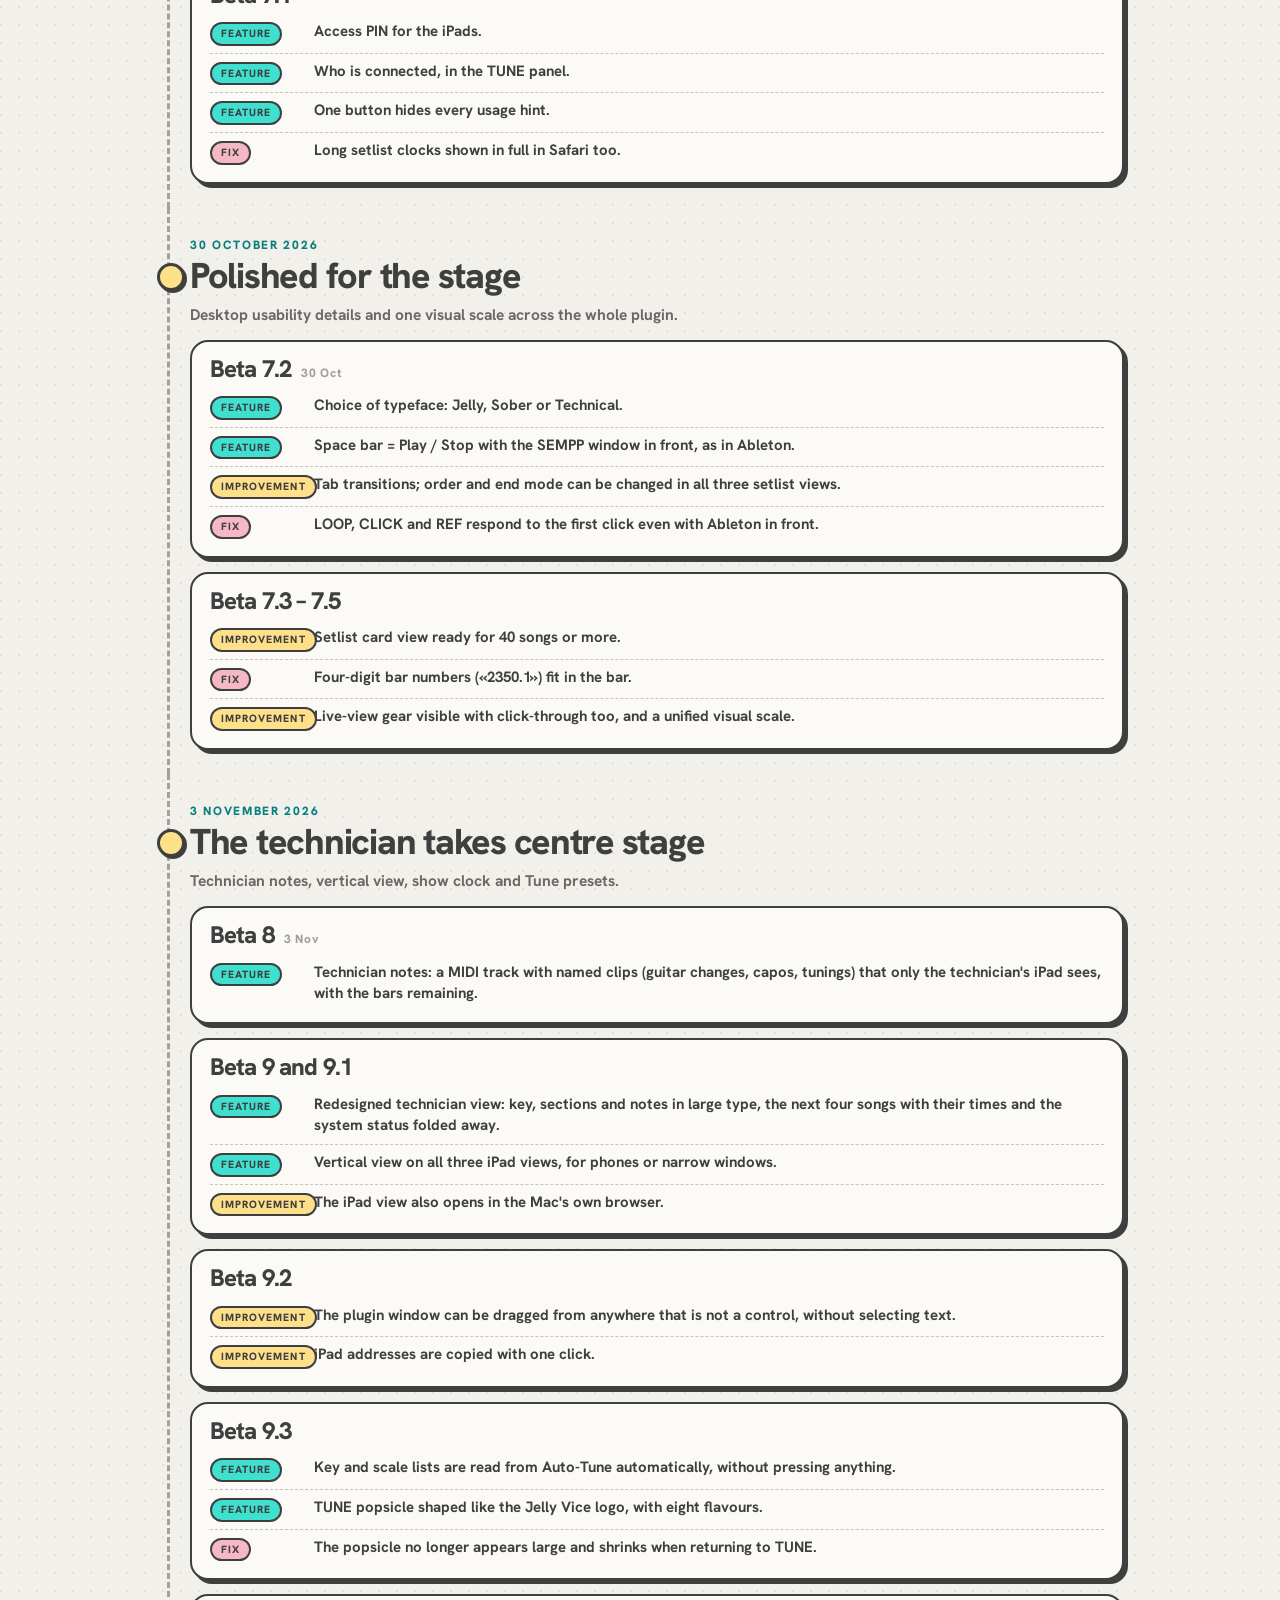
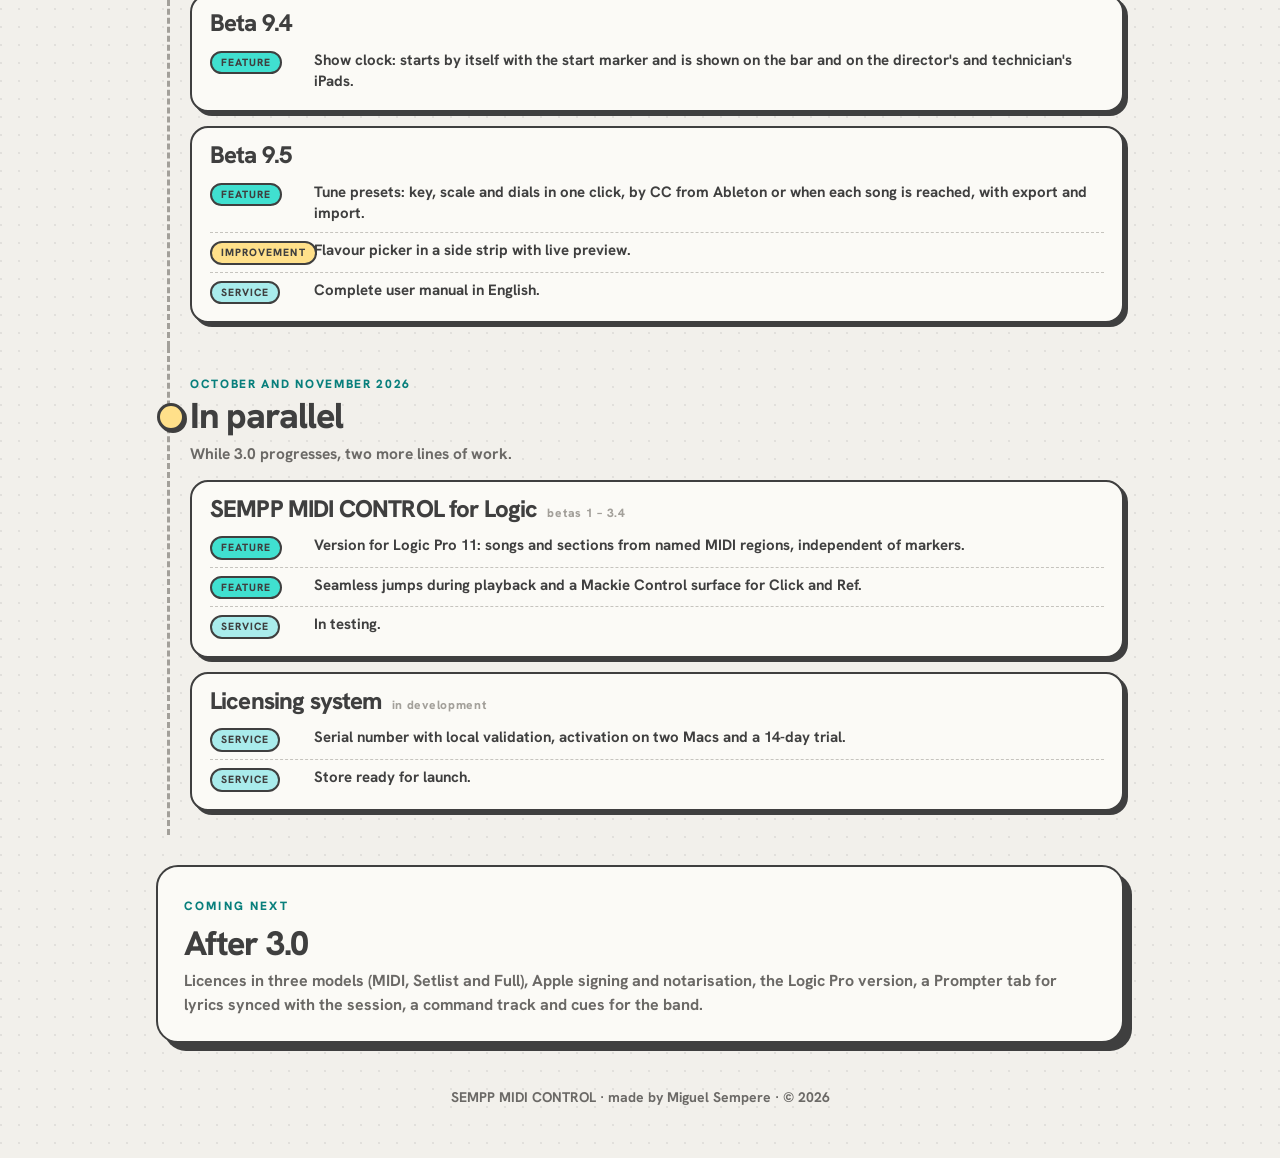
<file: docs/historial_en.html>
<!doctype html>
<html lang="en">
<head>
<meta name="robots" content="noindex,nofollow">
<meta charset="utf-8">
<meta name="viewport" content="width=device-width,initial-scale=1">
<title>Release history · SEMPP MIDI CONTROL</title>
<meta name="description" content="Every feature, improvement, fix and service in SEMPP MIDI CONTROL, from the first Tune Controller to version 3.0.">
<meta property="og:title" content="SEMPP MIDI CONTROL release history">
<meta property="og:description" content="From a MIDI bridge for Auto-Tune to a complete live system, release by release.">
<link rel="canonical" href="https://sempp.miguelsempere.es/historial_en.html">
<meta name="theme-color" content="#F2F0EB">
<link rel="icon" href="img/icon.png">
<!--FONTS-->
<style>
@font-face{font-family:"Chewy";src:url(fonts/chewy-latin-400-normal.woff2) format("woff2");font-display:swap}
@font-face{font-family:"Hanken Grotesk";src:url(fonts/hanken-grotesk-latin-500-normal.woff2) format("woff2");font-weight:500;font-display:swap}
@font-face{font-family:"Hanken Grotesk";src:url(fonts/hanken-grotesk-latin-700-normal.woff2) format("woff2");font-weight:700;font-display:swap}
@font-face{font-family:"Hanken Grotesk";src:url(fonts/hanken-grotesk-latin-800-normal.woff2) format("woff2");font-weight:800;font-display:swap}
:root{--cream:#F2F0EB;--paper:#FBFAF6;--ink:#3F3F3F;--ink-2:#6B6966;--ink-3:#A3A09A;--coral:#FF6666;--mint:#40E0D0;--teal:#087F7C;--sky:#A9ECEC;--butter:#FFE08A;--pink:#F7B8C6;--lav:#B79CF2;--dot:rgba(63,63,63,.09);--on-chip:#3F3F3F}
@media (prefers-color-scheme:dark){:root:not([data-theme="light"]){--cream:#22201D;--paper:#2D2A26;--ink:#ECE8E0;--ink-2:#C2BDB4;--ink-3:#8E8980;--teal:#5FD9CF;--dot:rgba(236,232,224,.07)}}
:root[data-theme="dark"]{--cream:#22201D;--paper:#2D2A26;--ink:#ECE8E0;--ink-2:#C2BDB4;--ink-3:#8E8980;--teal:#5FD9CF;--dot:rgba(236,232,224,.07)}
*{box-sizing:border-box;margin:0;padding:0}
body{background:var(--cream);color:var(--ink);font:500 17px/1.6 "Hanken Grotesk",system-ui,-apple-system,sans-serif;-webkit-font-smoothing:antialiased;
  background-image:radial-gradient(circle at 1px 1px,var(--dot) 1px,transparent 1.4px);background-size:18px 18px}
a{color:inherit}
.w{max-width:1000px;margin:0 auto;padding:0 16px}
nav{position:sticky;top:0;z-index:10;background:color-mix(in srgb,var(--cream) 92%,transparent);backdrop-filter:blur(8px);border-bottom:2.5px solid var(--ink)}
nav .w{display:flex;align-items:center;gap:16px;height:64px}
.brand{display:flex;align-items:center;gap:10px;text-decoration:none}
.brand img{width:38px;height:38px;border-radius:50%;border:2.5px solid var(--ink);box-shadow:2px 2px 0 var(--coral)}
.brand b{font:400 27px/1 "Chewy",sans-serif;color:var(--coral)}
.brand small{display:block;font:800 9.5px/1 "Hanken Grotesk",sans-serif;letter-spacing:.2em;margin-top:3px}
nav .links{margin-left:auto;display:flex;gap:18px;align-items:center;font:800 14px/1 "Hanken Grotesk",sans-serif}
nav .links a{text-decoration:none}nav .links a:hover{color:var(--coral)}
.tag{font:800 12px/1 "Hanken Grotesk",sans-serif;letter-spacing:.18em;text-transform:uppercase;color:var(--teal)}
header{padding:56px 0 26px}
h1{font:400 64px/1 "Chewy",sans-serif;color:var(--coral);text-shadow:3px 3px 0 rgba(63,63,63,.14);margin:14px 0 16px}
.lead{font:600 20px/1.5 "Hanken Grotesk",sans-serif;color:var(--ink-2);max-width:46ch}
.stats{display:grid;grid-template-columns:repeat(4,1fr);gap:14px;margin-top:30px}
.stats div{background:var(--paper);border:2.5px solid var(--ink);border-radius:16px;box-shadow:4px 4px 0 var(--ink);padding:14px 16px}
.stats b{display:block;font:400 40px/1 "Chewy",sans-serif}
.stats span{font:800 11px/1.3 "Hanken Grotesk",sans-serif;letter-spacing:.12em;text-transform:uppercase;color:var(--ink-2)}
.stats .s1 b{color:var(--teal)}.stats .s2 b{color:#C99A12}.stats .s3 b{color:var(--coral)}.stats .s4 b{color:#3A9BB0}
.filters{position:sticky;top:64px;z-index:5;padding:14px 0;background:color-mix(in srgb,var(--cream) 94%,transparent);backdrop-filter:blur(6px);display:flex;flex-wrap:wrap;gap:8px}
.chip{height:36px;padding:0 14px;border:2.5px solid var(--ink);border-radius:999px;background:var(--paper);box-shadow:2px 2px 0 var(--ink);color:var(--ink);
  font:800 13px/1 "Hanken Grotesk",sans-serif;cursor:pointer;display:inline-flex;align-items:center;gap:8px}
.chip i{width:12px;height:12px;border-radius:50%;border:2px solid var(--ink)}
.chip[aria-pressed="true"]{background:var(--ink);color:var(--cream)}
.chip:active{transform:translate(2px,2px);box-shadow:none}
.era{position:relative;padding:22px 0 10px 34px}
.era::before{content:"";position:absolute;left:11px;top:0;bottom:0;border-left:3px dashed var(--ink-3)}
.era h2{position:relative;font:400 36px/1.05 "Chewy",sans-serif;margin:0 0 4px}
.era h2::before{content:"";position:absolute;left:-33px;top:6px;width:22px;height:22px;border-radius:50%;border:3px solid var(--ink);background:var(--butter);box-shadow:2px 2px 0 var(--ink)}
.era .when{font:800 12px/1 "Hanken Grotesk",sans-serif;letter-spacing:.14em;text-transform:uppercase;color:var(--teal)}
.era p.intro{font:600 15.5px/1.5 "Hanken Grotesk",sans-serif;color:var(--ink-2);margin:8px 0 14px;max-width:62ch}
.ver{background:var(--paper);border:2.5px solid var(--ink);border-radius:18px;box-shadow:4px 4px 0 var(--ink);padding:14px 18px 10px;margin:0 0 14px}
.ver h3{display:flex;align-items:baseline;gap:10px;font:400 24px/1.1 "Chewy",sans-serif;margin-bottom:6px}
.ver h3 small{font:800 12px/1 "Hanken Grotesk",sans-serif;color:var(--ink-3);letter-spacing:.06em}
.ver ul{list-style:none}
.ver li{display:grid;grid-template-columns:92px 1fr;gap:12px;align-items:start;padding:7px 0;border-top:1.5px dashed color-mix(in srgb,var(--ink-3) 60%,transparent);font:600 15px/1.45 "Hanken Grotesk",sans-serif}
.ver li:first-child{border-top:0}
.b{justify-self:start;padding:3px 9px;border:2px solid var(--ink);border-radius:999px;font:800 10.5px/1.3 "Hanken Grotesk",sans-serif;letter-spacing:.1em;text-transform:uppercase;color:var(--on-chip);margin-top:1px}
.t-f{background:var(--mint)}.t-m{background:var(--butter)}.t-a{background:var(--pink)}.t-s{background:var(--sky)}
.chip .t-f,.chip .t-m,.chip .t-a,.chip .t-s{display:inline-block}
.hide{display:none!important}
.next{margin:30px 0 10px;background:var(--paper);border:2.5px solid var(--ink);border-radius:22px;box-shadow:8px 8px 0 var(--ink);padding:24px 26px}
.next h2{font:400 34px/1.05 "Chewy",sans-serif;margin:8px 0 8px}
.next p{font:600 16px/1.5 "Hanken Grotesk",sans-serif;color:var(--ink-2)}
footer{padding:34px 0 50px;text-align:center;font:600 14px/1.5 "Hanken Grotesk",sans-serif;color:var(--ink-2)}
@media (max-width:760px){.stats{grid-template-columns:1fr 1fr}h1{font-size:46px}nav .links .hm{display:none}}
@media (max-width:480px){.ver li{grid-template-columns:1fr;gap:4px}.era{padding-left:26px}.era::before{left:8px}.era h2::before{left:-25px;width:18px;height:18px}h1{font-size:40px}.era h2{font-size:30px}}
h1,h2,.ver h3,.stats b,.next h2{font-family:"Hanken Grotesk",system-ui,sans-serif!important;font-weight:800!important;letter-spacing:-.035em}
h1{text-shadow:none!important}
</style>
</head>
<body>
<nav><div class="w">
  <a class="brand" href="en/"><img src="img/icon.png" alt=""><span><b>Sempp</b><small>MIDI CONTROL</small></span></a>
  <div class="links"><a class="hm" href="en/#s-tune">Features</a><a href="manual_en.html">Manual</a><a href="en/">Home</a><a href="historial.html" hreflang="es" lang="es">ES</a></div>
</div></nav>

<header><div class="w">
  <span class="tag">Release history</span>
  <h1>From a MIDI bridge to a live system</h1>
  <p class="lead">Everything that has arrived in SEMPP MIDI CONTROL, from the first Tune Controller for Auto-Tune to version 3.0: features, improvements, fixes and services.</p>
  <div class="stats" id="stats"></div>
</div></header>

<div class="w">
  <div class="filters" role="group" aria-label="Filter by type">
    <button class="chip" data-t="all" aria-pressed="true">All</button>
    <button class="chip" data-t="f" aria-pressed="false"><i class="t-f"></i>Features</button>
    <button class="chip" data-t="m" aria-pressed="false"><i class="t-m"></i>Improvements</button>
    <button class="chip" data-t="a" aria-pressed="false"><i class="t-a"></i>Fixes</button>
    <button class="chip" data-t="s" aria-pressed="false"><i class="t-s"></i>Services</button>
  </div>
  <main id="log"></main>
  <div class="next">
    <span class="tag">Coming next</span>
    <h2>After 3.0</h2>
    <p>Licences in three models (MIDI, Setlist and Full), Apple signing and notarisation, the Logic Pro version, a Prompter tab for lyrics synced with the session, a command track and cues for the band.</p>
  </div>
</div>
<footer>SEMPP MIDI CONTROL · made by Miguel Sempere · © 2026</footer>

<script>
var T={f:"Feature",m:"Improvement",a:"Fix",s:"Service"};
var ERAS=[
 {n:"The origins",w:"Summer 2026",i:"Before SEMPP there was a Max for Live device and a script to drive Auto-Tune from Ableton.",v:[
  ["SemperCue","Max for Live",[["f","Floating displays with the clip name, markers, tracks ON/OFF and loop."],["a","Windows that would not open and settings that were not saved: the idea moved to a Python script, far more stable."]]],
  ["Tune Controller","autotune_midi.py",[["f","MIDI bridge over the Mac's IAC bus to UAD Console: key, scale, retune and the rest of the Apollo's Auto-Tune, from Ableton."],["f","Auto-Tune bypass by Program Change."]]]]},
 {n:"SEMPP 1.x and 2.x",w:"Until 27 October 2026",i:"The script becomes an app with an installer, a plugin-style interface and an iPad view.",v:[
  ["1.x – 2.9","",[["s","App with installer, a service that starts with the Mac and its own virtual MIDI port."],["f","Per-channel MIDI routing: each channel controls an Auto-Tune or is forwarded to IAC buses for lights and visuals."],["f","Plugin-style interface and floating live view."],["f","SEMPP script for Ableton and text viewer (lyrics and notes from clips)."],["f","iPad view over the local network, without internet, and Ableton's loop on screen."],["m","Lag-free iPad: from frequent polling to a live connection (WebSocket) that only sends the latest state."],["a","Refused connections, data held back in Safari and older iPads that could not run the code."]]],
  ["2.10.1","26 Oct",[["f","Touch controls on the iPad: Tune, Loop, Play/Stop and markers."],["f","Lock every iPad from the Mac and per-person views."],["f","Spanish and English, themes and text size."],["s","Automatic updates."]]],
  ["2.10.2","",[["m","Jelly identity: icon, header and installer."],["s","Custom installer with the SEMPP design."]]],
  ["2.10.3","",[["a","The iPad's Play works like Ableton's and respects a marker cued with the transport stopped."]]],
  ["2.11","27 Oct",[["f","Tappable song sections on the iPad, with in-time jumps."],["f","iPad touch mode: press and hold, single tap or locked."]]]]},
 {n:"3.0 takes shape",w:"27 and 28 October 2026",i:"Setlist, timing, its own transport and a window built for the stage.",v:[
  ["Beta 1","27 Oct",[["f","SETLIST tab: every locator is a song; reorder, remove and choose what happens at the end (follow, chain or stop)."],["f","Song countdown, time left in the show and its end time. Full-screen ABLETON tab."],["f","Its own window, first-run assistant, incident report and song changes from the iPad."],["a","«I cue a song, press Play and another one starts»: SEMPP watches Ableton and corrects it instantly."],["s","Automatic installer build for every version."]]],
  ["Beta 2 and 3","",[["f","Fixed transport bar at the bottom, «Bar and beat» and «Coming up»."],["a","Stable show clock, no jumps."],["s","Beta label visible in the installer and the app."]]],
  ["Beta 4","28 Oct",[["f","Live view with click-through and adjustable opacity; bar and beat on the iPad."],["f","▶ per song in the iPad setlist."],["s","Manual with numbered screenshots and diagrams."],["a","Play, Stop and Play no longer start a different song."]]],
  ["Beta 4.1","",[["f","Click (solo) and Artist Ref (mute) on the Mac and on the director's iPad."],["m","Named SEMPP MIDI CONTROL in the Dock."],["a","iPad permissions that reverted; iPad buttons now respond instantly."]]],
  ["Beta 5 – 5.4","28 and 29 Oct",[["m","Settings in six tabs and an always-visible, draggable gear on the live view."],["m","Light section colours and a smooth iPad setlist, with ▶/■ and Pin."],["a","Pressing Play no longer plays a fraction of the previous song."],["s","Automated test with more than 170 checks before every version."],["a","Readable text in every view, with no split words."]]]]},
 {n:"Fine-tuning for live",w:"29 October 2026",i:"A day of real live testing: transport like Ableton, input meter, key picker, PIN and plenty of detail.",v:[
  ["Beta 5.5","",[["f","Vocal input meter on the Mac and on the technician's iPad: yellow from −12 dB, red from −3 dB, CLIP and NO SIGNAL."],["m","Choosing a section works like a marker."],["a","If you move through markers in Ableton, Ableton wins."]]],
  ["Beta 5.6","",[["f","Animated logo that links to the website."],["m","Console, MIDI and Ableton status in three discreet dots."],["a","No text cut off with «…»."]]],
  ["Beta 5.7 – 5.9","",[["m","Play and Stop like Ableton's space bar: Stop moves nothing and Play starts at the cued song or section."],["m","Previous and next with Ableton's native locators: in-time jumps with the destination in view."],["a","Key and scale shown in full on the iPad; the TUNE popsicle no longer flickers."]]],
  ["Beta 6 and 6.1","",[["f","Song sections in SETLIST, tappable."],["f","Bars left until the next section on the iPads."],["f","Selectable plugin window size."],["s","iPad errors are shown on screen and reach the report."],["a","SEMPP respects the session's «stop and next marker» clips."]]],
  ["Beta 7","",[["f","Three setlist views, as in the Finder: list, compact and cards."],["f","Key picker on a piano and scale picker with every Auto-Tune scale."],["f","New-version notice with release notes: update now or later."],["m","TUNE panel with switchable menus: Activity and MIDI channels."]]],
  ["Beta 7.1","",[["f","Access PIN for the iPads."],["f","Who is connected, in the TUNE panel."],["f","One button hides every usage hint."],["a","Long setlist clocks shown in full in Safari too."]]]]},
 {n:"Polished for the stage",w:"30 October 2026",i:"Desktop usability details and one visual scale across the whole plugin.",v:[
  ["Beta 7.2","30 Oct",[["f","Choice of typeface: Jelly, Sober or Technical."],["f","Space bar = Play / Stop with the SEMPP window in front, as in Ableton."],["m","Tab transitions; order and end mode can be changed in all three setlist views."],["a","LOOP, CLICK and REF respond to the first click even with Ableton in front."]]],
  ["Beta 7.3 – 7.5","",[["m","Setlist card view ready for 40 songs or more."],["a","Four-digit bar numbers («2350.1») fit in the bar."],["m","Live-view gear visible with click-through too, and a unified visual scale."]]]]},
 {n:"The technician takes centre stage",w:"3 November 2026",i:"Technician notes, vertical view, show clock and Tune presets.",v:[
  ["Beta 8","3 Nov",[["f","Technician notes: a MIDI track with named clips (guitar changes, capos, tunings) that only the technician's iPad sees, with the bars remaining."]]],
  ["Beta 9 and 9.1","",[["f","Redesigned technician view: key, sections and notes in large type, the next four songs with their times and the system status folded away."],["f","Vertical view on all three iPad views, for phones or narrow windows."],["m","The iPad view also opens in the Mac's own browser."]]],
  ["Beta 9.2","",[["m","The plugin window can be dragged from anywhere that is not a control, without selecting text."],["m","iPad addresses are copied with one click."]]],
  ["Beta 9.3","",[["f","Key and scale lists are read from Auto-Tune automatically, without pressing anything."],["f","TUNE popsicle shaped like the Jelly Vice logo, with eight flavours."],["a","The popsicle no longer appears large and shrinks when returning to TUNE."]]],
  ["Beta 9.4","",[["f","Show clock: starts by itself with the start marker and is shown on the bar and on the director's and technician's iPads."]]],
  ["Beta 9.5","",[["f","Tune presets: key, scale and dials in one click, by CC from Ableton or when each song is reached, with export and import."],["m","Flavour picker in a side strip with live preview."],["s","Complete user manual in English."]]]]},
 {n:"In parallel",w:"October and November 2026",i:"While 3.0 progresses, two more lines of work.",v:[
  ["SEMPP MIDI CONTROL for Logic","betas 1 – 3.4",[["f","Version for Logic Pro 11: songs and sections from named MIDI regions, independent of markers."],["f","Seamless jumps during playback and a Mackie Control surface for Click and Ref."],["s","In testing."]]],
  ["Licensing system","in development",[["s","Serial number with local validation, activation on two Macs and a 14-day trial."],["s","Store ready for launch."]]]]}
];
var log=document.getElementById("log"),cnt={f:0,m:0,a:0,s:0},nv=0,h="";
function esc(s){return s.replace(/[&<>]/g,function(c){return{"&":"&amp;","<":"&lt;",">":"&gt;"}[c]})}
ERAS.forEach(function(e){h+='<section class="era"><span class="when">'+esc(e.w)+'</span><h2>'+esc(e.n)+'</h2><p class="intro">'+esc(e.i)+'</p>';
  e.v.forEach(function(v){nv++;h+='<article class="ver"><h3>'+esc(v[0])+(v[1]?' <small>'+esc(v[1])+'</small>':'')+'</h3><ul>';
    v[2].forEach(function(it){cnt[it[0]]++;h+='<li data-t="'+it[0]+'"><span class="b t-'+it[0]+'">'+T[it[0]]+'</span><span>'+esc(it[1])+'</span></li>'});h+='</ul></article>'});h+='</section>'});
log.innerHTML=h;
document.getElementById("stats").innerHTML=[["s1",cnt.f,"Features"],["s2",cnt.m,"Improvements"],["s3",cnt.a,"Fixes"],["s4",cnt.s,"Services"]].map(function(s){return '<div class="'+s[0]+'"><b>'+s[1]+'</b><span>'+s[2]+'</span></div>'}).join("");
document.querySelectorAll(".chip").forEach(function(b){b.onclick=function(){var t=b.getAttribute("data-t");
  document.querySelectorAll(".chip").forEach(function(c){c.setAttribute("aria-pressed",String(c===b))});
  document.querySelectorAll(".ver li").forEach(function(li){li.classList.toggle("hide",t!=="all"&&li.getAttribute("data-t")!==t)});
  document.querySelectorAll(".ver").forEach(function(a){a.classList.toggle("hide",!a.querySelector("li:not(.hide)"))});
  document.querySelectorAll(".era").forEach(function(s){s.classList.toggle("hide",!s.querySelector(".ver:not(.hide)"))})}});
</script>
</body>
</html>
</file>
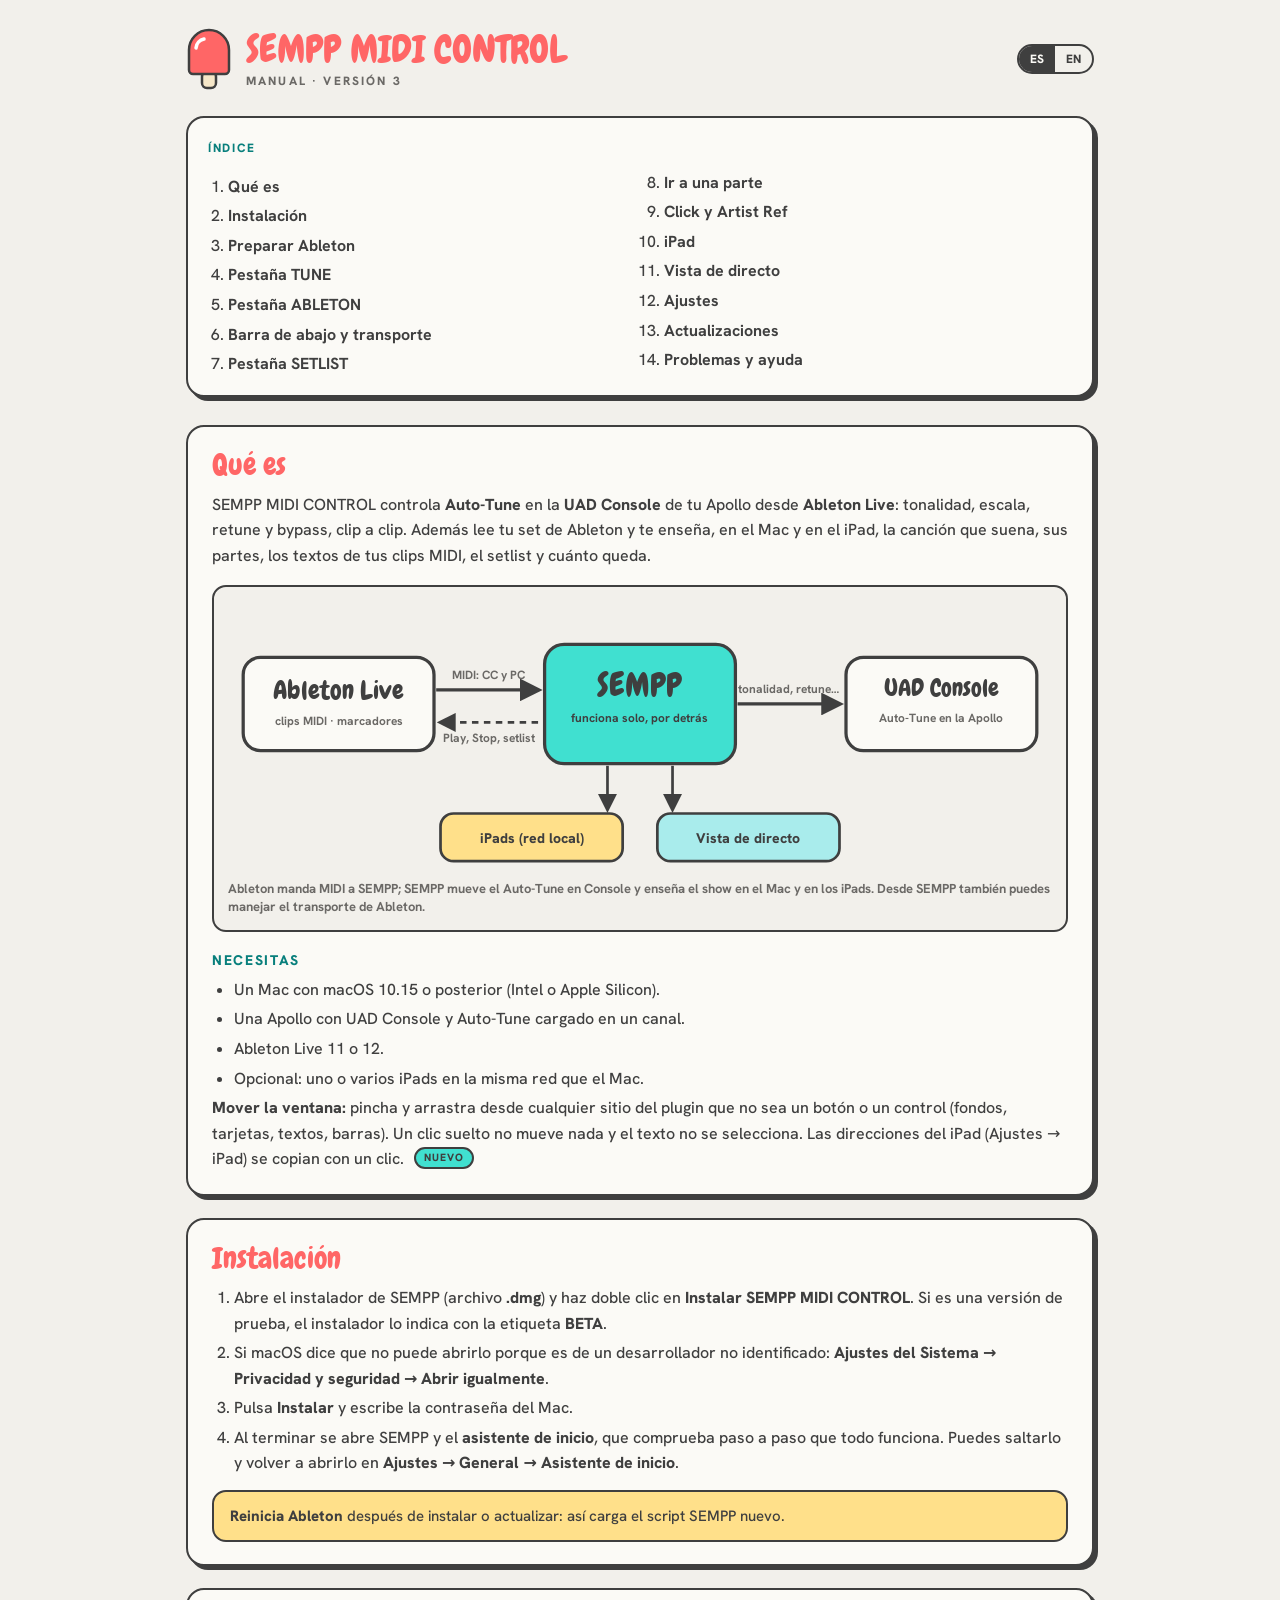
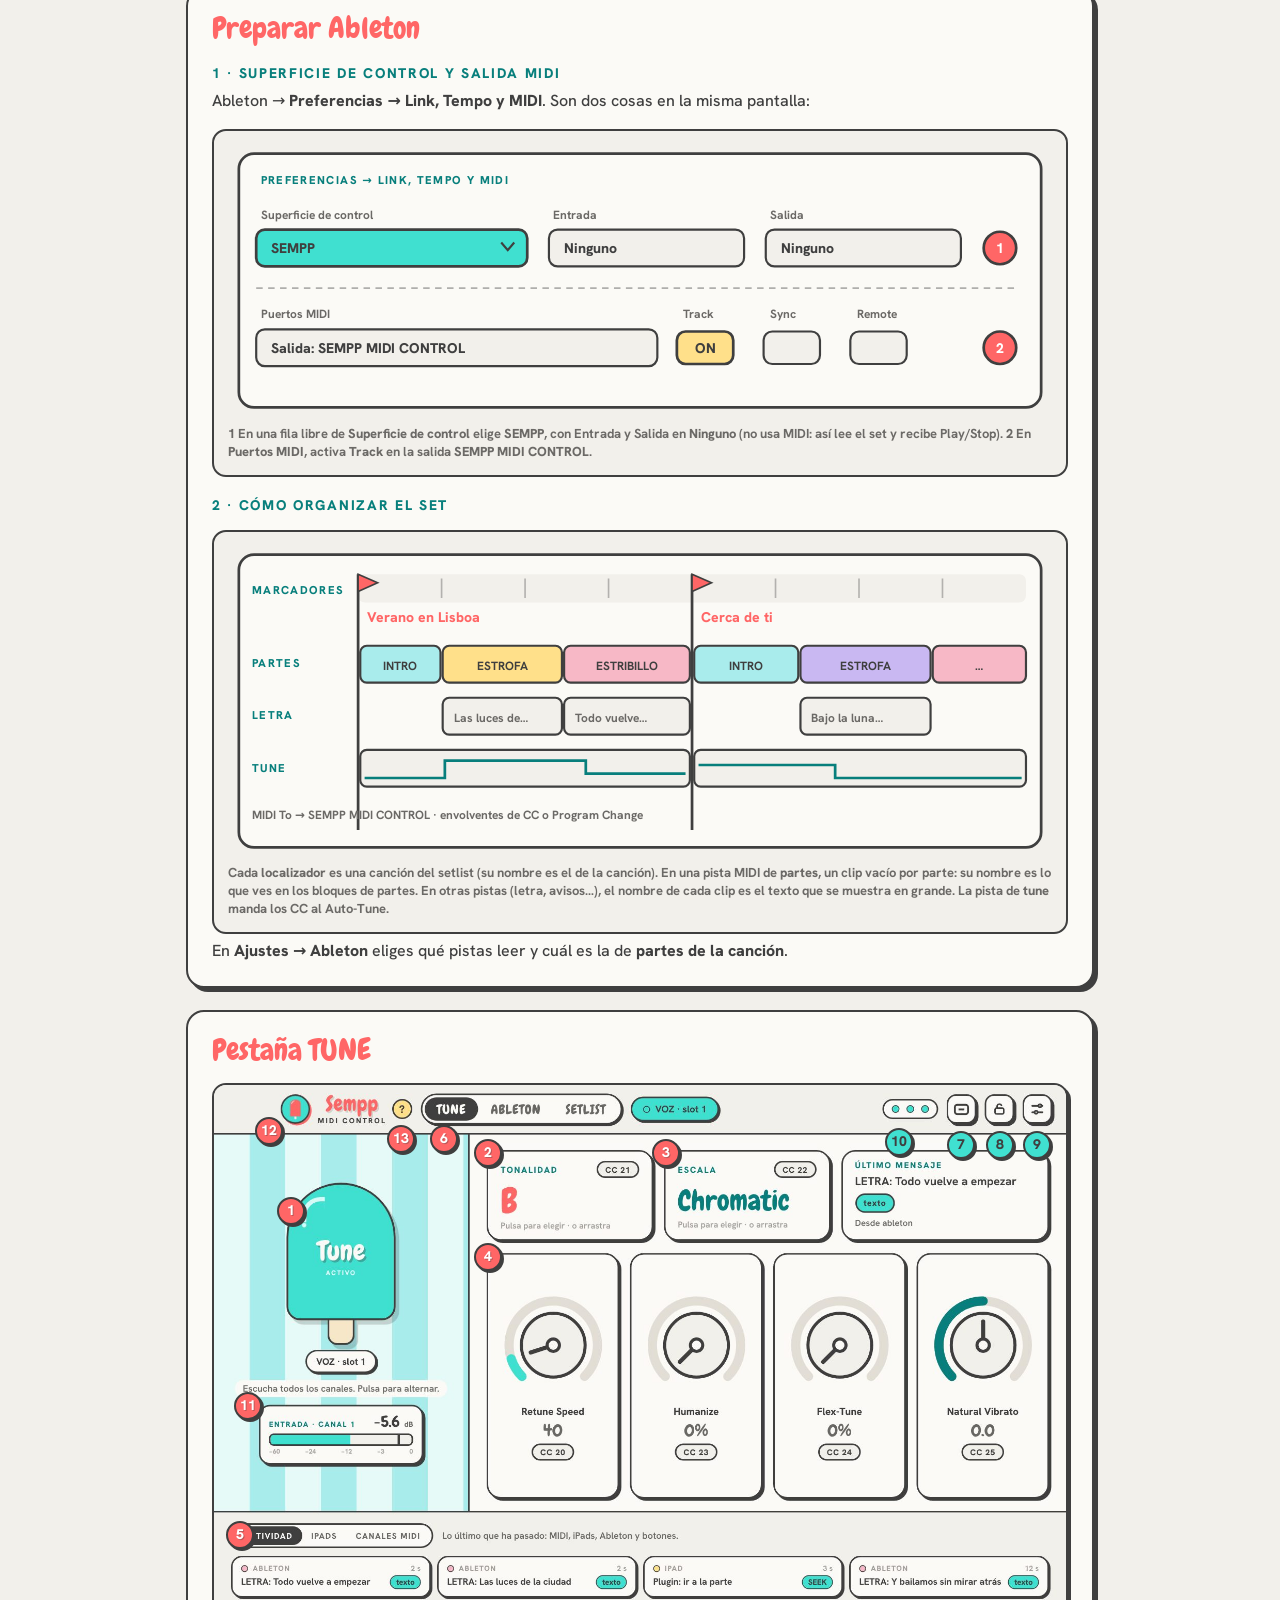
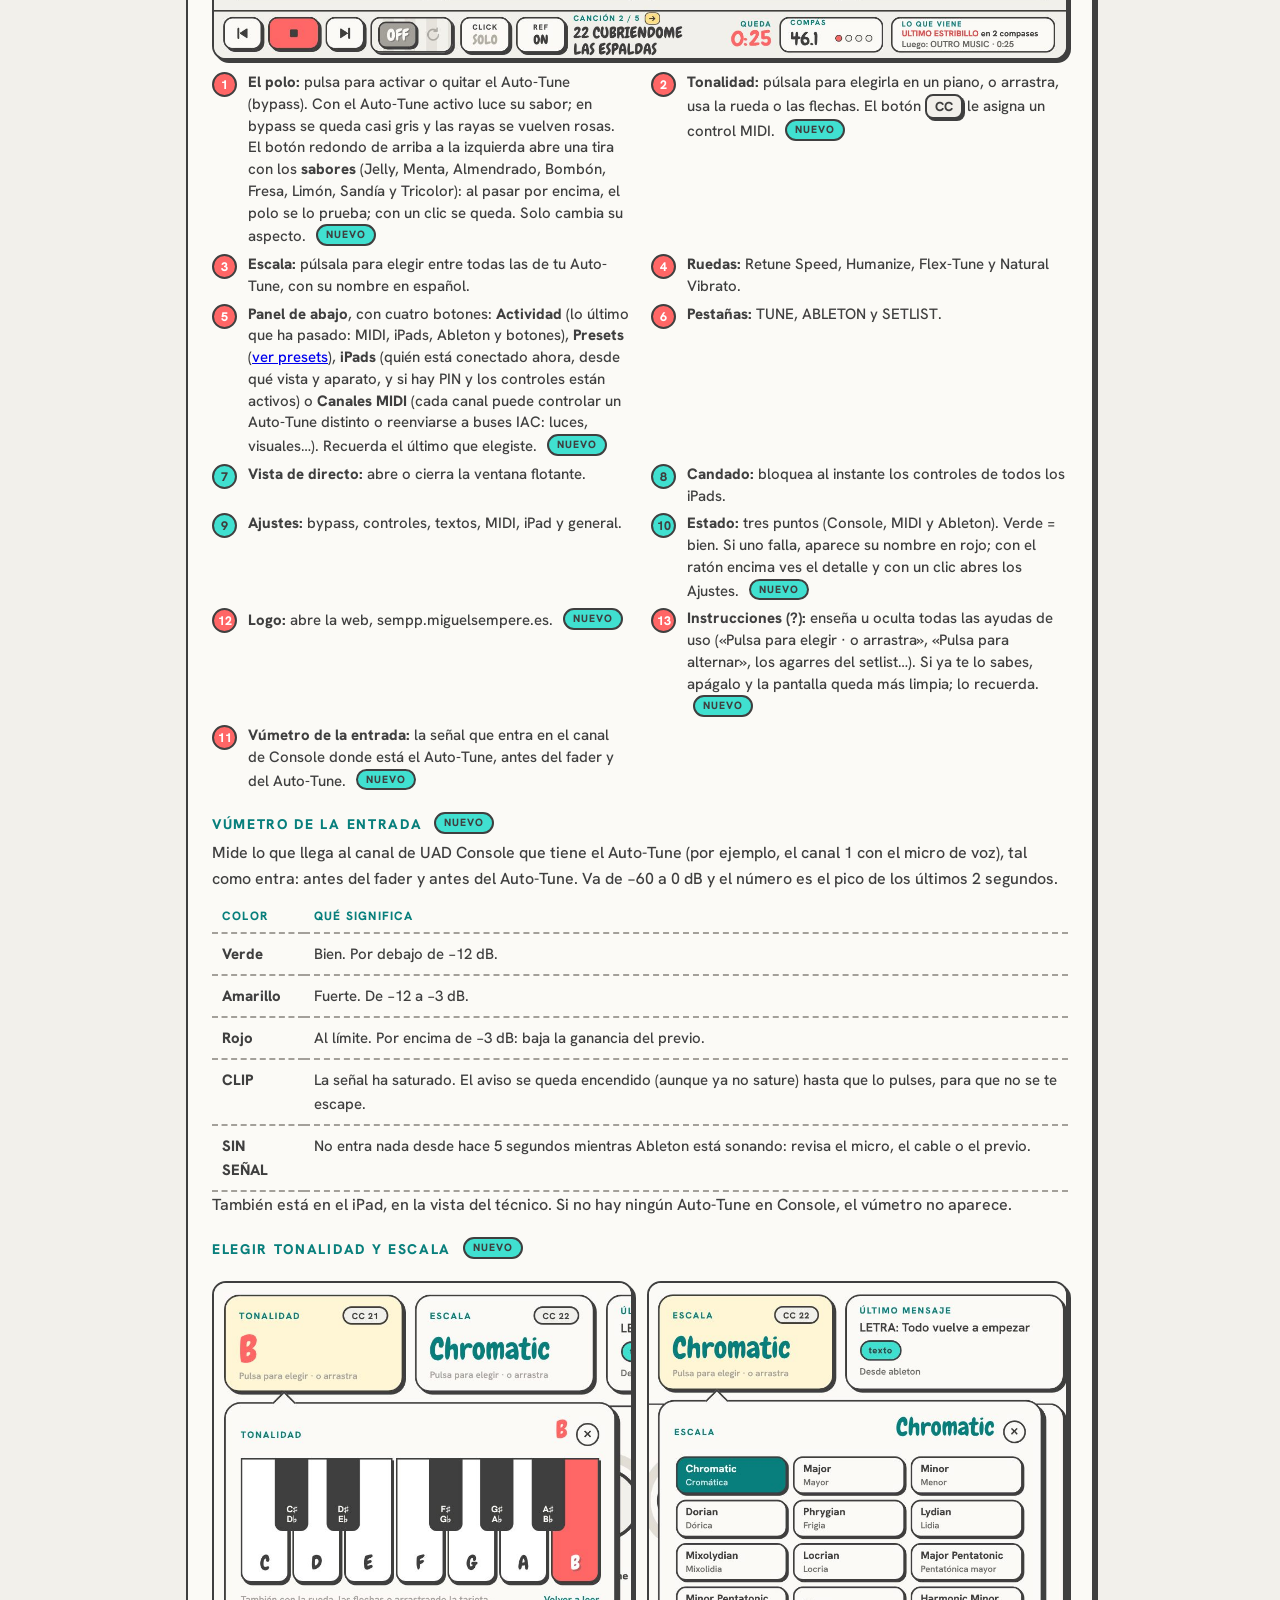
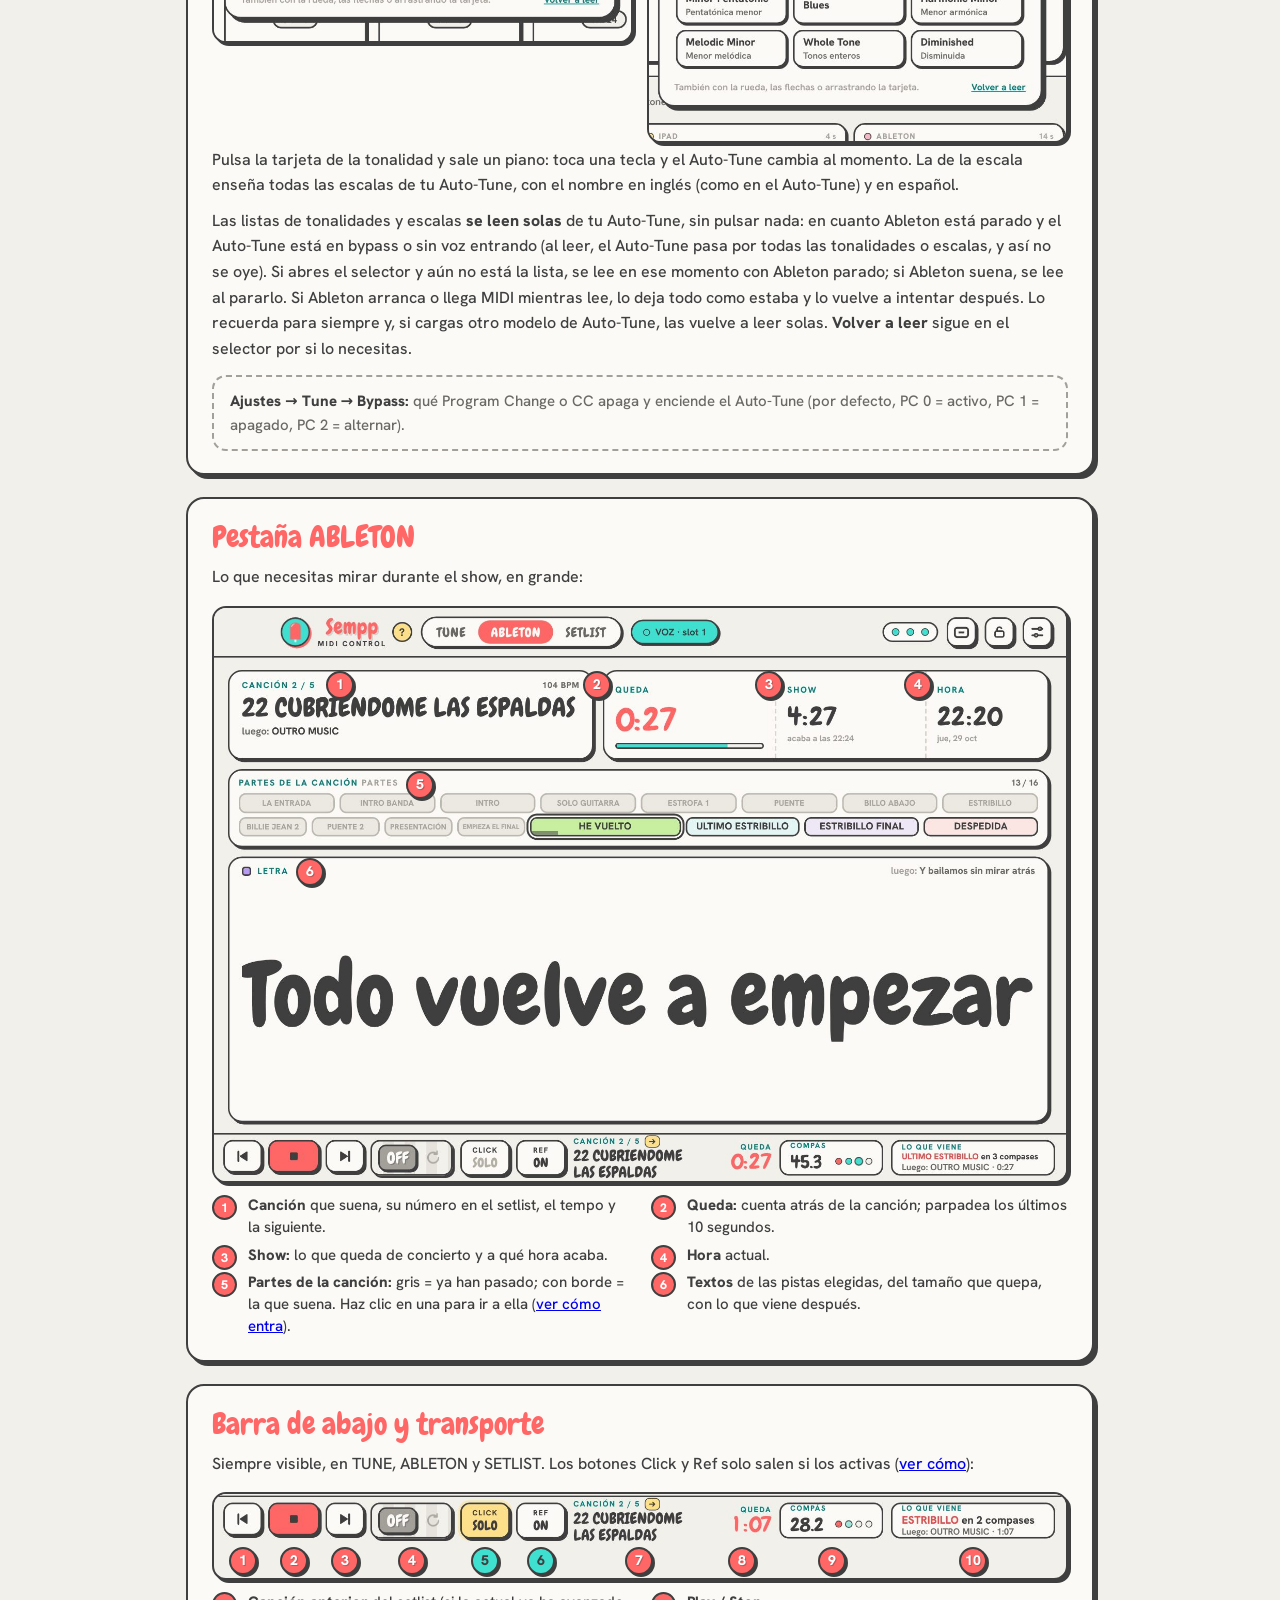
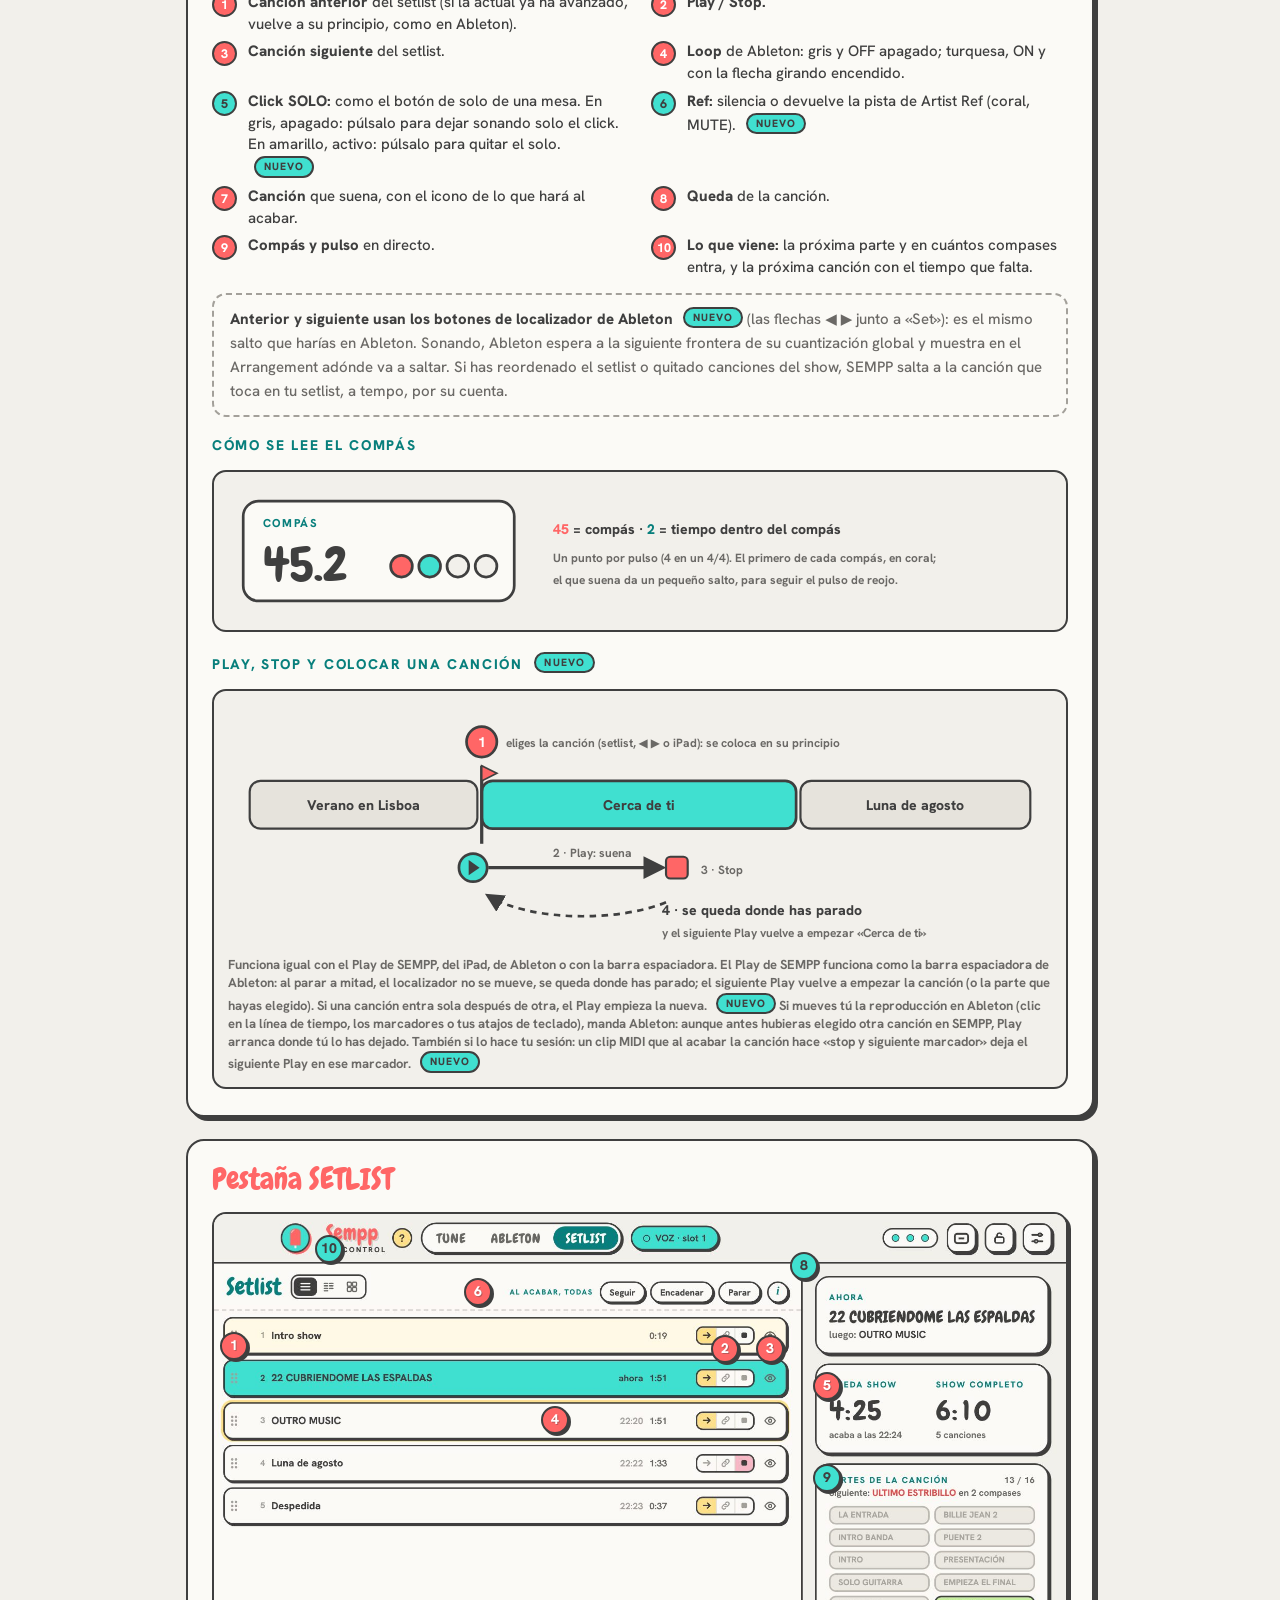
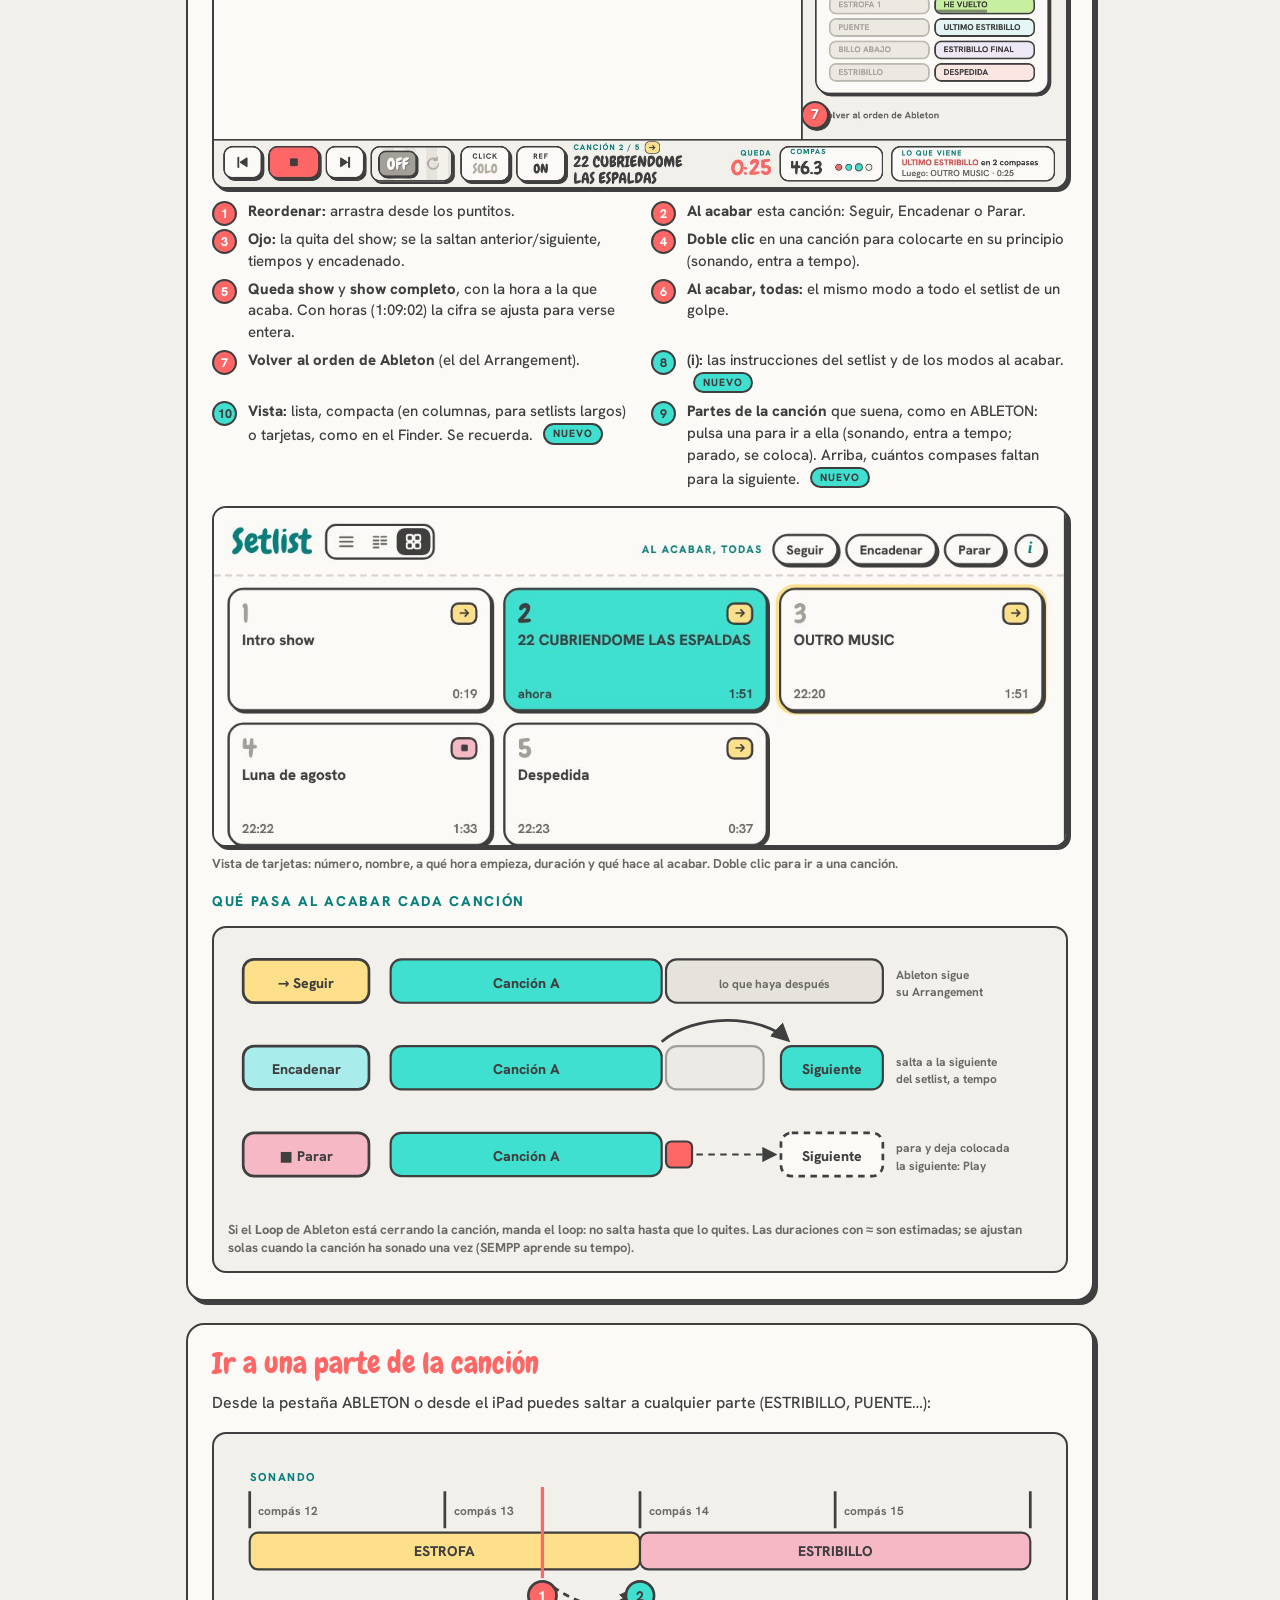
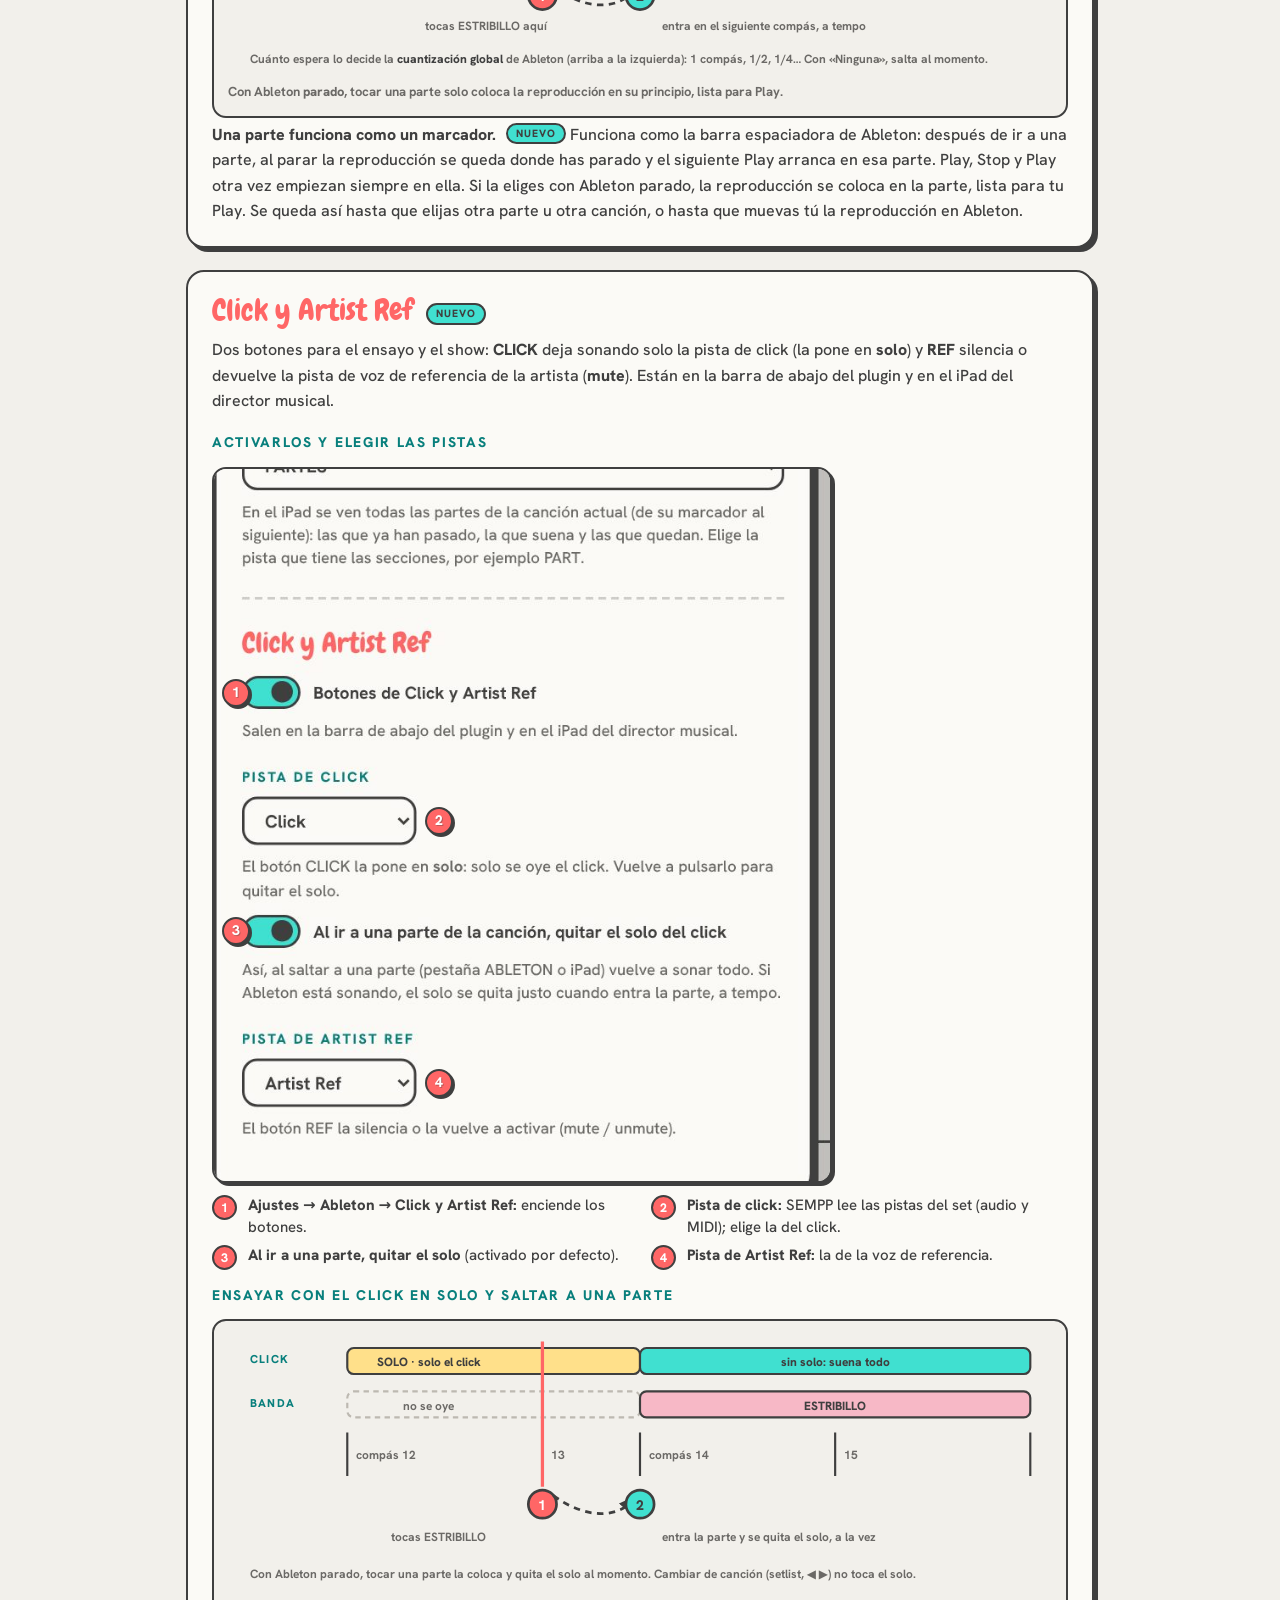
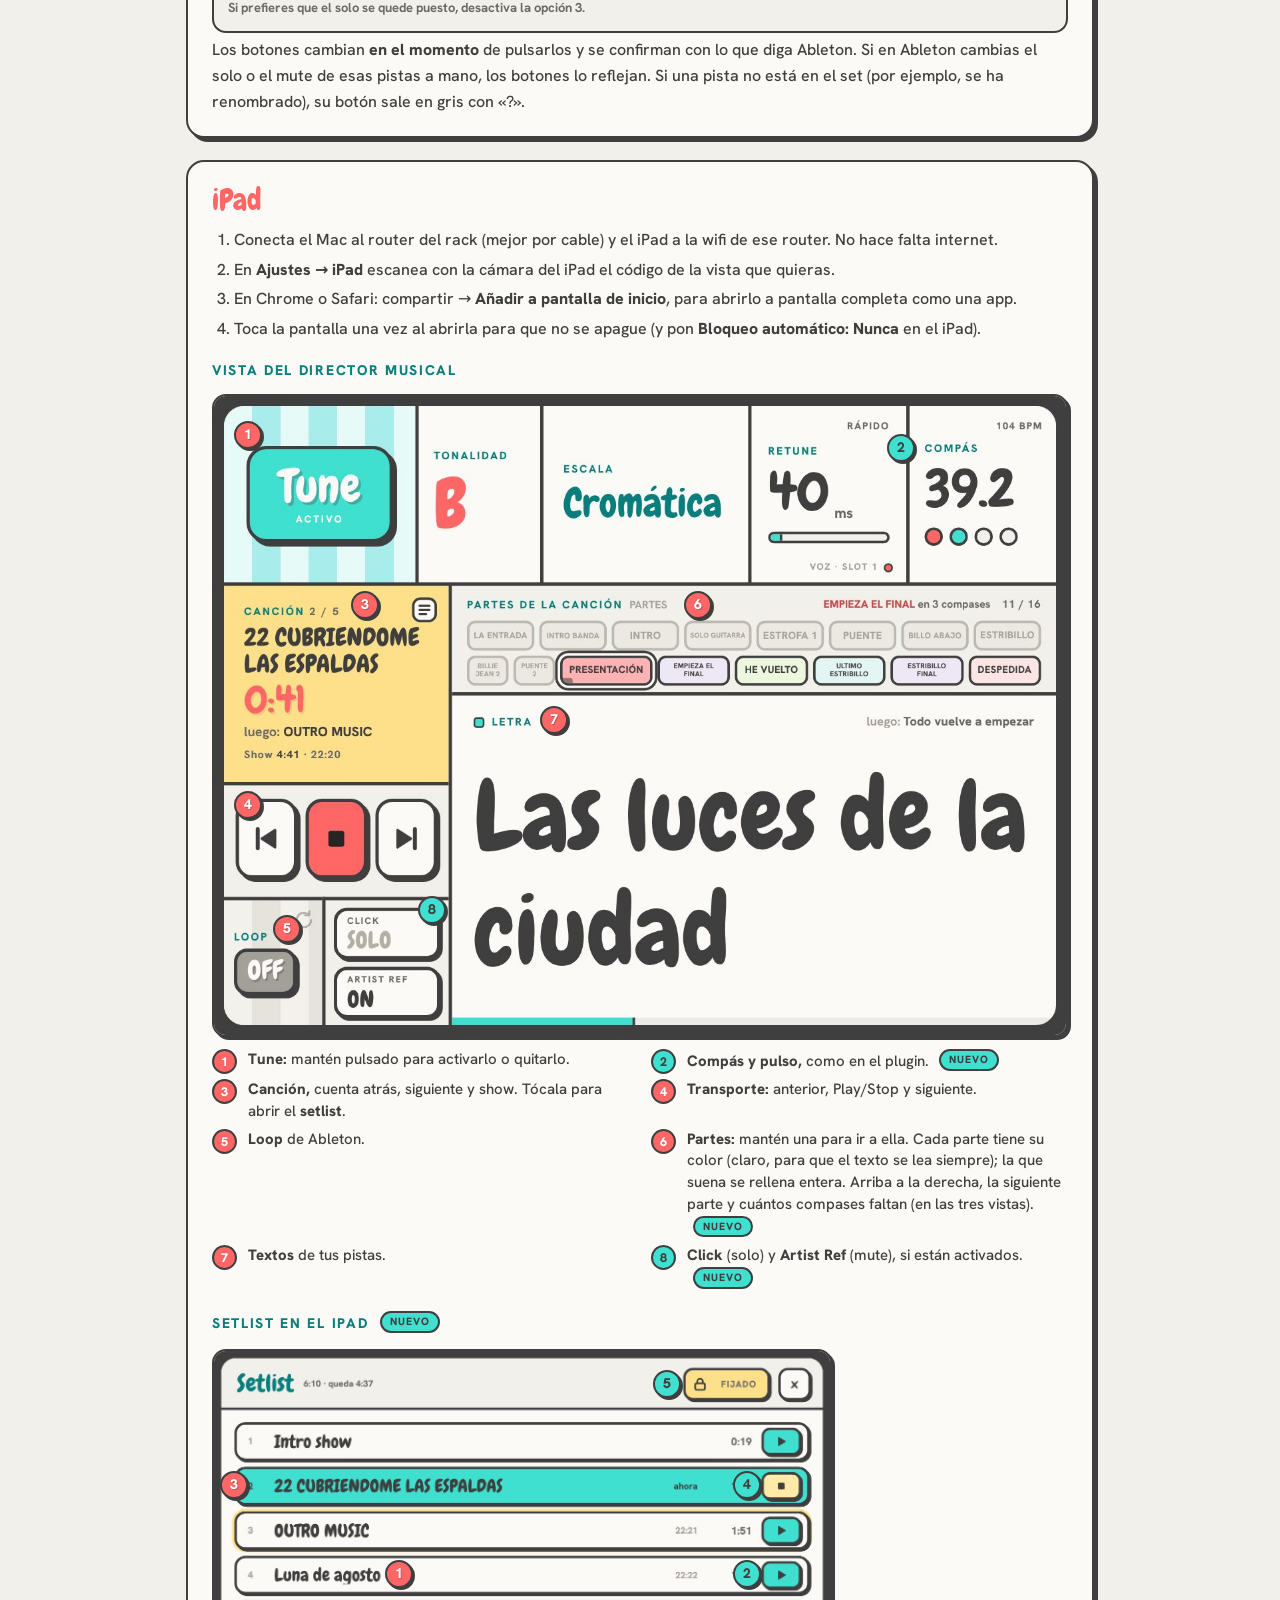
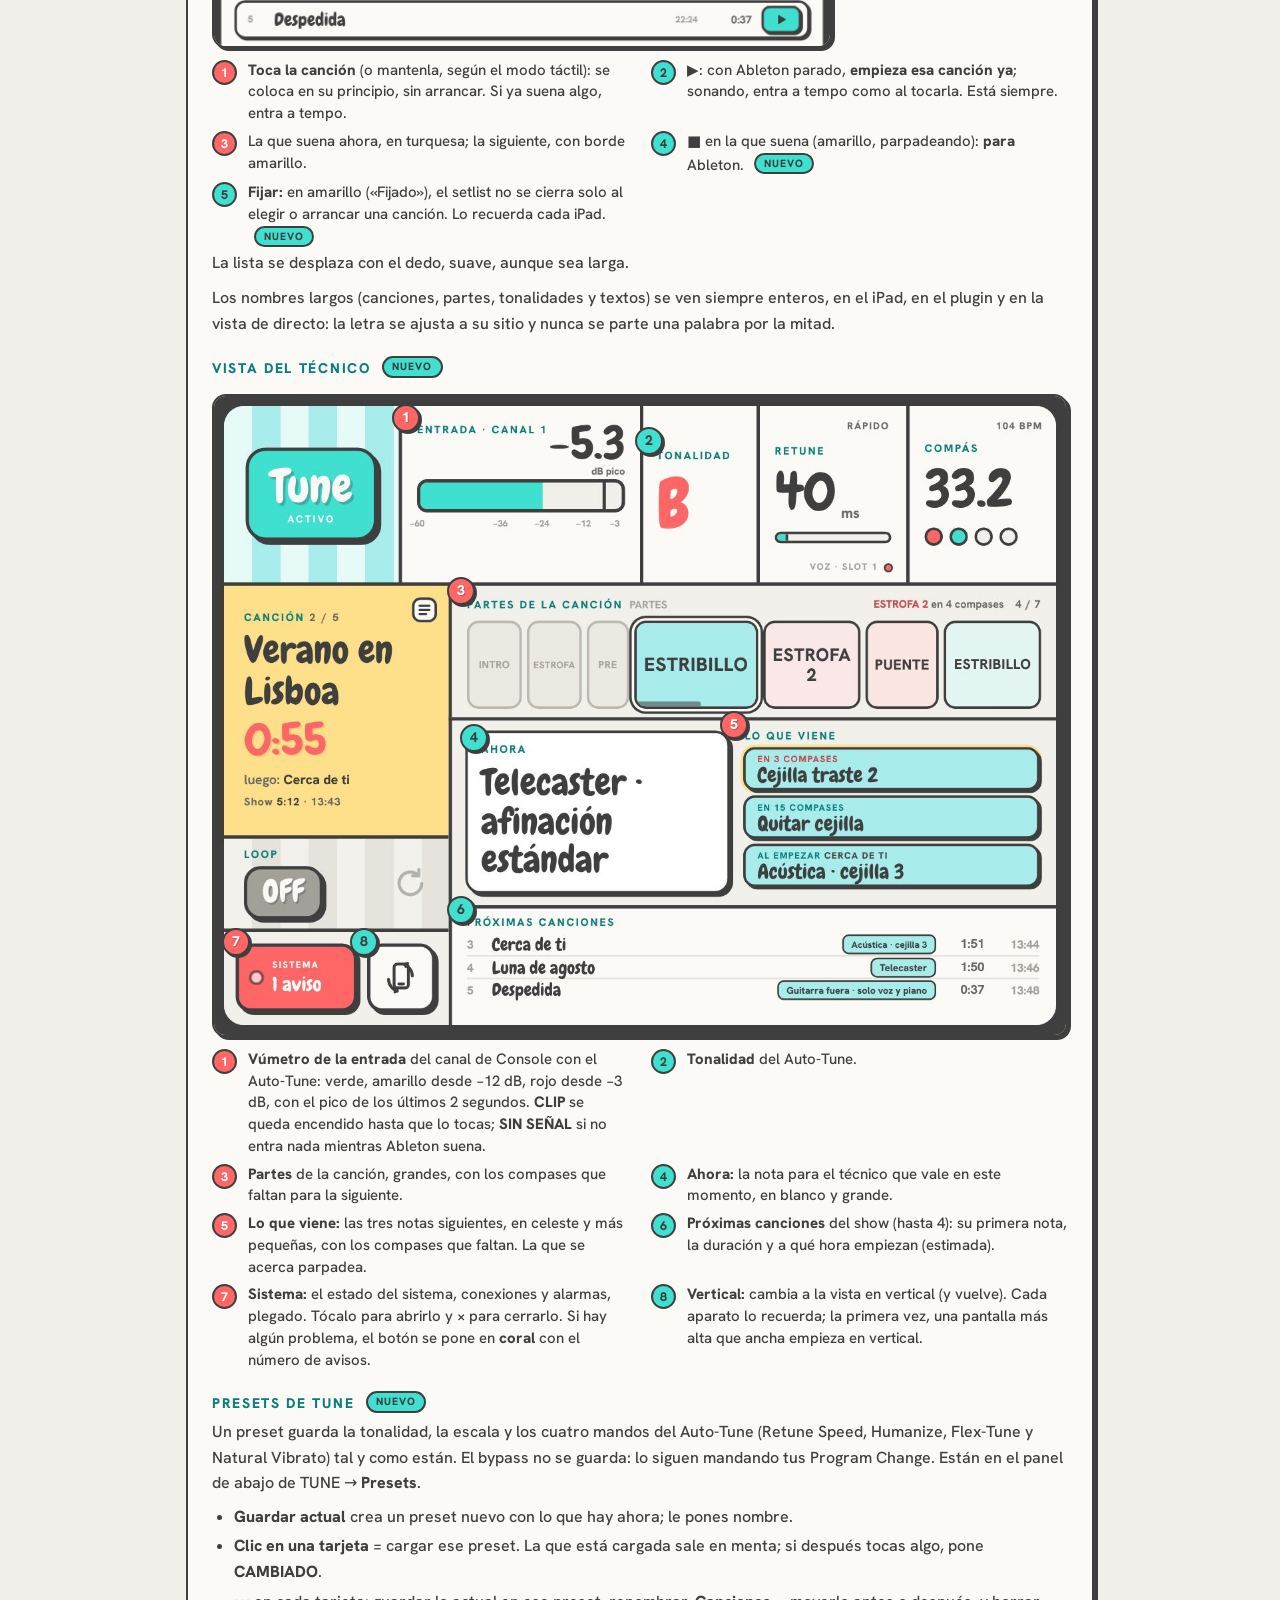
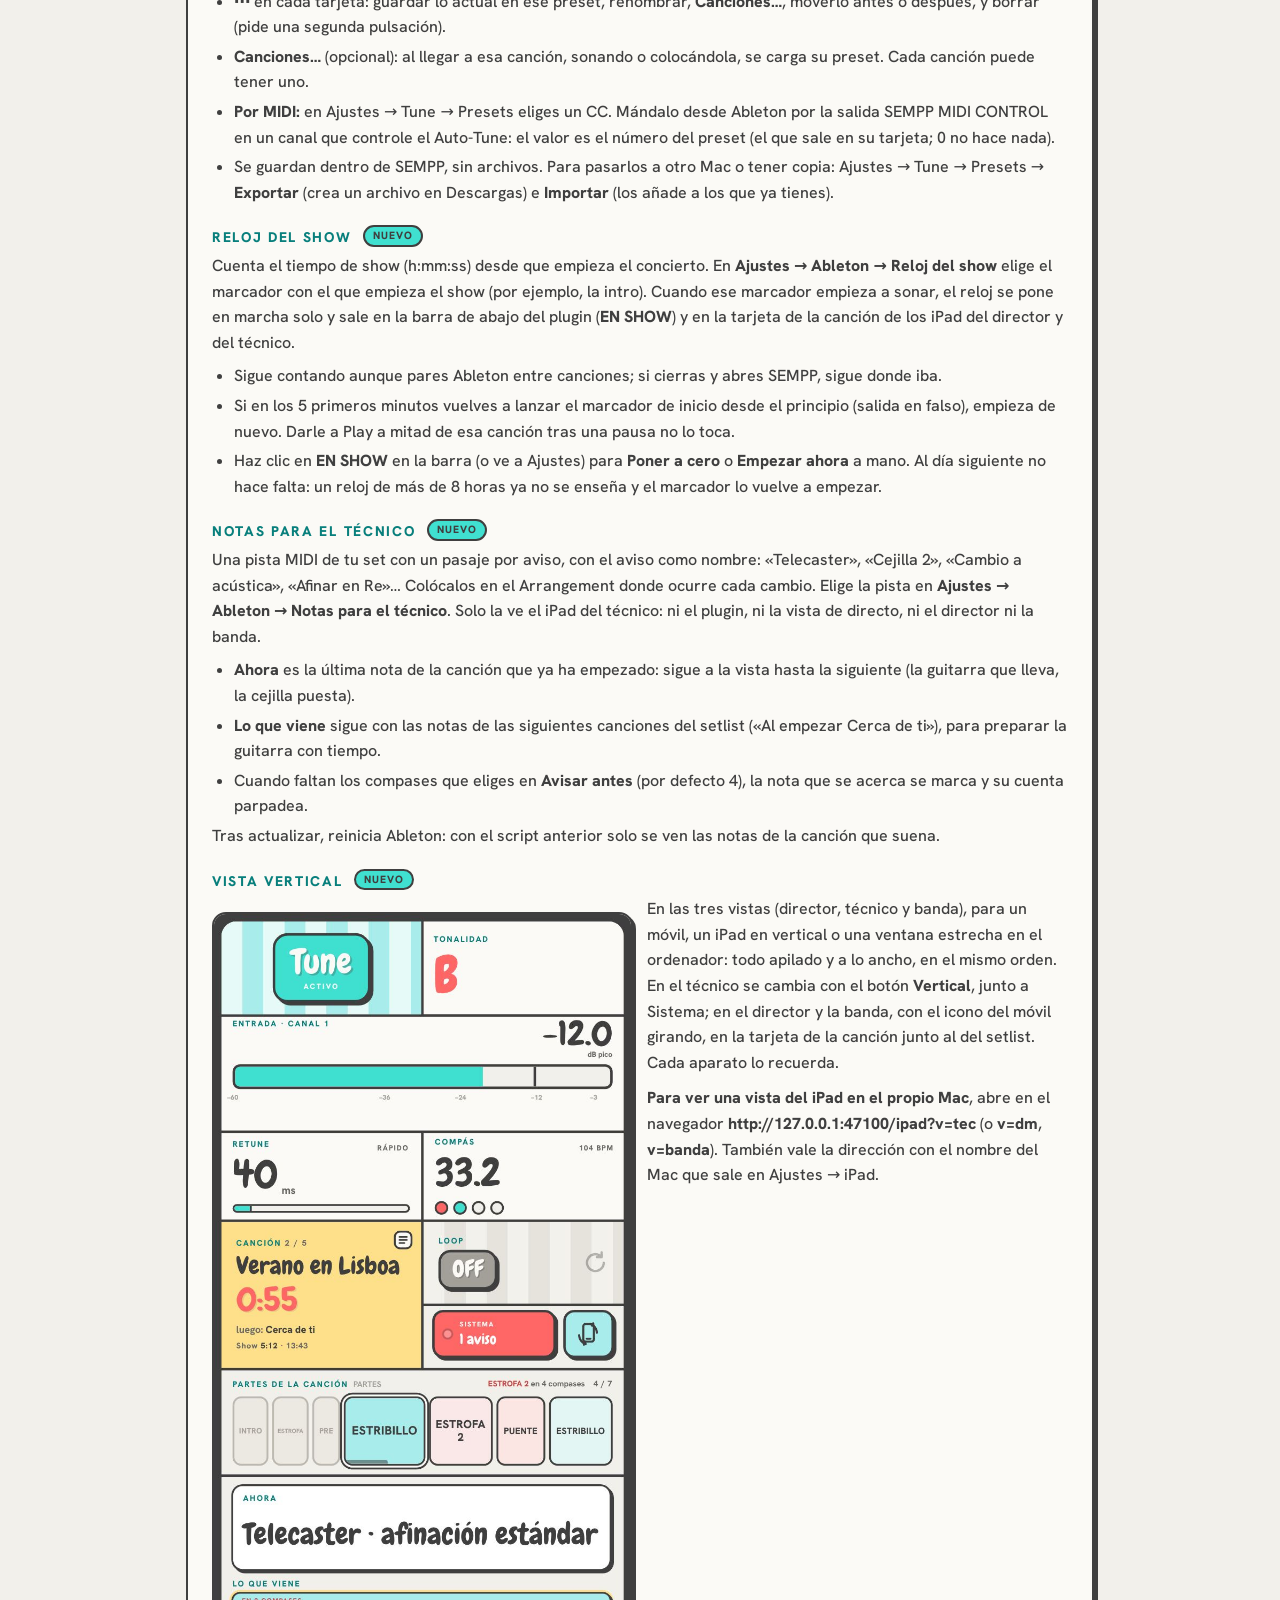
<file: docs/manual.html>
<!doctype html>
<html lang="es">
<head>
<meta name="robots" content="noindex,nofollow">
<meta charset="utf-8">
<meta name="viewport" content="width=device-width,initial-scale=1">
<title>Manual · SEMPP MIDI CONTROL</title>
<meta name="description" content="Manual de SEMPP MIDI CONTROL con capturas y esquemas: instalación, Ableton, setlist, transporte, iPad, vista de directo y solución de problemas.">
<style>
@font-face{font-family:"Chewy";src:url(fonts/chewy-latin-400-normal.woff2) format("woff2");font-display:swap}
@font-face{font-family:"Hanken Grotesk";src:url(fonts/hanken-grotesk-latin-500-normal.woff2) format("woff2");font-weight:500;font-display:swap}
@font-face{font-family:"Hanken Grotesk";src:url(fonts/hanken-grotesk-latin-700-normal.woff2) format("woff2");font-weight:700;font-display:swap}
@font-face{font-family:"Hanken Grotesk";src:url(fonts/hanken-grotesk-latin-800-normal.woff2) format("woff2");font-weight:800;font-display:swap}
:root{--cream:#F2F0EB;--paper:#FBFAF6;--ink:#3F3F3F;--ink-2:#6B6966;--ink-3:#A3A09A;--coral:#FF6666;--mint:#40E0D0;--teal:#087F7C;--sky:#A9ECEC;--butter:#FFE08A;--pink:#F7B8C6;--lilac:#C9B8F2;--grey:#E6E3DC}
@media (prefers-color-scheme:dark){:root:not([data-theme="light"]){--cream:#2A2826;--paper:#33302D;--ink:#EDEAE4;--ink-2:#C2BDB5;--ink-3:#8E8A83;--teal:#40E0D0;--grey:#4A4743}}
:root[data-theme="dark"]{--cream:#2A2826;--paper:#33302D;--ink:#EDEAE4;--ink-2:#C2BDB5;--ink-3:#8E8A83;--teal:#40E0D0;--grey:#4A4743}
*{box-sizing:border-box;margin:0;padding:0}
html{scroll-behavior:smooth}
body{background:var(--cream);color:var(--ink);font:500 16px/1.6 "Hanken Grotesk",system-ui,-apple-system,sans-serif;-webkit-font-smoothing:antialiased}
.wrap{max-width:940px;margin:0 auto;padding:28px 16px 80px}
header.top{display:flex;align-items:center;gap:14px;margin-bottom:26px}
header.top .pop{width:46px;height:62px;flex:none}
header.top h1{font:400 38px/1 "Chewy",sans-serif;color:var(--coral)}
header.top p{font:800 12px/1 "Hanken Grotesk",sans-serif;letter-spacing:.18em;text-transform:uppercase;color:var(--ink-2);margin-top:6px}
nav.toc{background:var(--paper);border:2.5px solid var(--ink);border-radius:18px;box-shadow:4px 4px 0 var(--ink);padding:16px 20px;margin-bottom:28px}
nav.toc b{font:800 12px/1 "Hanken Grotesk",sans-serif;letter-spacing:.14em;text-transform:uppercase;color:var(--teal)}
nav.toc ol{columns:2;column-gap:28px;margin:10px 0 0 20px}
nav.toc a{color:var(--ink);text-decoration:none;font-weight:700}
nav.toc a:hover{color:var(--coral)}
section{background:var(--paper);border:2.5px solid var(--ink);border-radius:18px;box-shadow:4px 4px 0 var(--ink);padding:22px 24px;margin-bottom:22px}
h2{font:400 30px/1.1 "Chewy",sans-serif;color:var(--coral);margin-bottom:10px}
h3{font:800 14px/1.2 "Hanken Grotesk",sans-serif;letter-spacing:.12em;text-transform:uppercase;color:var(--teal);margin:20px 0 6px}
p+p{margin-top:10px}
ul,ol{margin:8px 0 0 22px}
li{margin:4px 0}
b,strong{font-weight:800}
kbd,.k{display:inline-block;padding:1px 8px;border:2px solid var(--ink);border-radius:8px;background:var(--cream);font:800 13px/1.5 "Hanken Grotesk",sans-serif;box-shadow:2px 2px 0 var(--ink)}
.tip{margin-top:14px;padding:12px 16px;border:2px dashed var(--ink-3);border-radius:14px;color:var(--ink-2);font-size:15px}
.tip b{color:var(--ink)}
.warn{margin-top:14px;padding:12px 16px;border:2.5px solid var(--ink);border-radius:14px;background:var(--butter);color:#3F3F3F;font-size:15px}
.new{display:inline-block;margin-left:6px;padding:2px 8px;border:2px solid var(--ink);border-radius:999px;background:var(--mint);color:#3F3F3F;font:800 10.5px/1.3 "Hanken Grotesk",sans-serif;letter-spacing:.1em;vertical-align:3px}
table{width:100%;border-collapse:collapse;margin-top:10px;font-size:15px}
td,th{text-align:left;padding:8px 10px;border-bottom:2px dashed var(--ink-3);vertical-align:top}
th{font:800 12px/1.2 "Hanken Grotesk",sans-serif;letter-spacing:.1em;text-transform:uppercase;color:var(--teal)}
footer{text-align:center;color:var(--ink-3);font-size:13px;margin-top:30px}

/* capturas con marcas numeradas */
figure{margin:16px 0 4px}
figure .frame{position:relative;border:2.5px solid #3F3F3F;border-radius:14px;overflow:hidden;background:#F2F0EB;box-shadow:3px 3px 0 var(--ink)}
figure .frame img{display:block;width:100%;height:auto}
figure .frame.deck{padding-bottom:34px}
figcaption{margin-top:8px;font:700 13px/1.4 "Hanken Grotesk",sans-serif;color:var(--ink-2)}
.pin{position:absolute;transform:translate(-50%,-50%);width:28px;height:28px;border-radius:50%;background:#FF6666;border:2.5px solid #3F3F3F;color:#fff;
  font:800 14px/23px "Hanken Grotesk",sans-serif;text-align:center;box-shadow:2px 2px 0 #3F3F3F;text-shadow:1px 1px 0 rgba(63,63,63,.35)}
.pin.m{background:#40E0D0;color:#3F3F3F;text-shadow:none}
ol.legend{list-style:none;margin:12px 0 0;padding:0;display:grid;grid-template-columns:1fr 1fr;gap:6px 22px}
ol.legend li{position:relative;padding-left:36px;margin:0;font-size:15px;line-height:1.45}
ol.legend li>i{position:absolute;left:0;top:0;width:25px;height:25px;border-radius:50%;background:#FF6666;border:2px solid #3F3F3F;color:#fff;font:800 12.5px/21px "Hanken Grotesk",sans-serif;text-align:center;font-style:normal}
ol.legend li>i.m{background:#40E0D0;color:#3F3F3F}
.phone-w{max-width:620px}
/* esquemas dibujados */
.vg{margin:16px 0 4px;padding:14px;border:2.5px solid var(--ink);border-radius:14px;background:var(--cream)}
.vg svg{display:block;width:100%;height:auto}
.vg .cap{margin-top:8px;font:700 13px/1.4 "Hanken Grotesk",sans-serif;color:var(--ink-2)}
svg .ink{stroke:var(--ink)}
svg .fink{fill:var(--ink)}
svg .paper{fill:var(--paper)}
svg .cream{fill:var(--cream)}
svg .grey{fill:var(--grey)}
svg .mint{fill:#40E0D0}
svg .coral{fill:#FF6666}
svg .butter{fill:#FFE08A}
svg .sky{fill:#A9ECEC}
svg .pink{fill:#F7B8C6}
svg .lilac{fill:#C9B8F2}
svg text{font-family:"Hanken Grotesk",system-ui,sans-serif;font-weight:800;fill:var(--ink)}
svg text.t{font-size:13px}
svg text.s{font-size:11px;font-weight:700;fill:var(--ink-2)}
svg text.l{font-size:10.5px;letter-spacing:.12em;fill:var(--teal)}
svg text.c{font-family:"Chewy",sans-serif;font-weight:400}
svg text.dk{fill:#3F3F3F}
svg text.w{fill:#fff}
svg .dash{stroke-dasharray:6 5}
.duo{display:grid;grid-template-columns:1fr 1fr;gap:14px}
@media (max-width:700px){nav.toc ol{columns:1}header.top h1{font-size:30px}section{padding:18px 16px}ol.legend{grid-template-columns:1fr}.duo{grid-template-columns:1fr}.pin{width:22px;height:22px;font-size:11px;line-height:17px}}
header.top .lng{margin-left:auto;display:inline-flex;border:2px solid var(--ink);border-radius:999px;overflow:hidden;font:800 12px/1 "Hanken Grotesk",sans-serif;flex:none}
header.top .lng a,header.top .lng span{padding:7px 11px;text-decoration:none;color:var(--ink)}
header.top .lng span{background:var(--ink);color:var(--paper)}
</style>
<script>/* plugin: abre el manual en el idioma de SEMPP */(function(){if(location.port!=="47100"||/[?&]es\b/.test(location.search))return;try{fetch("/api/state").then(function(r){return r.json()}).then(function(s){var l=((s.config||{}).ui||{}).lang||"auto";if(l==="en"||(l==="auto"&&/^en/i.test(navigator.language||"")))location.replace("manual_en.html"+location.hash)}).catch(function(){})}catch(e){}})()</script>
</head>
<body>
<div class="wrap">
<header class="top">
  <svg class="pop" viewBox="0 0 46 62" aria-hidden="true"><rect x="16" y="44" width="14" height="16" rx="5" fill="#F6E7C8" stroke="#3F3F3F" stroke-width="2.5"/><path d="M3 22a20 20 0 0 1 40 0v20a4 4 0 0 1-4 4H7a4 4 0 0 1-4-4z" fill="#FF6666" stroke="#3F3F3F" stroke-width="2.5"/><path d="M10 20a10 10 0 0 1 8-9" stroke="#fff" stroke-width="3.5" stroke-linecap="round" fill="none"/></svg>
  <div><h1>SEMPP MIDI CONTROL</h1><p>Manual · versión 3</p></div>
  <nav class="lng" aria-label="Idioma"><span>ES</span><a href="manual_en.html" hreflang="en" lang="en">EN</a></nav>
</header>

<nav class="toc"><b>Índice</b><ol>
  <li><a href="#que">Qué es</a></li><li><a href="#instalar">Instalación</a></li>
  <li><a href="#ableton">Preparar Ableton</a></li><li><a href="#tune">Pestaña TUNE</a></li>
  <li><a href="#abl">Pestaña ABLETON</a></li><li><a href="#barra">Barra de abajo y transporte</a></li>
  <li><a href="#setlist">Pestaña SETLIST</a></li><li><a href="#partes">Ir a una parte</a></li><li><a href="#mix">Click y Artist Ref</a></li>
  <li><a href="#ipad">iPad</a></li><li><a href="#directo">Vista de directo</a></li>
  <li><a href="#ajustes">Ajustes</a></li><li><a href="#act">Actualizaciones</a></li><li><a href="#problemas">Problemas y ayuda</a></li></ol></nav>

<!-- ===================================================================== -->
<section id="que"><h2>Qué es</h2>
<p>SEMPP MIDI CONTROL controla <b>Auto-Tune</b> en la <b>UAD Console</b> de tu Apollo desde <b>Ableton Live</b>: tonalidad, escala, retune y bypass, clip a clip. Además lee tu set de Ableton y te enseña, en el Mac y en el iPad, la canción que suena, sus partes, los textos de tus clips MIDI, el setlist y cuánto queda.</p>
<div class="vg" role="img" aria-label="Esquema: Ableton manda MIDI a SEMPP, SEMPP mueve el Auto-Tune de Console y enseña el show en el iPad y en la vista de directo">
<svg viewBox="0 0 760 250">
  <defs><marker id="ar" viewBox="0 0 10 10" refX="8" refY="5" markerWidth="7" markerHeight="7" orient="auto"><path d="M0 0L10 5L0 10z" class="fink"/></marker></defs>
  <rect x="14" y="52" width="176" height="86" rx="16" class="paper ink" stroke-width="3"/>
  <text x="102" y="90" text-anchor="middle" class="c" font-size="24">Ableton Live</text>
  <text x="102" y="114" text-anchor="middle" class="s">clips MIDI · marcadores</text>
  <rect x="292" y="40" width="176" height="110" rx="18" class="mint ink" stroke-width="3"/>
  <text x="380" y="88" text-anchor="middle" class="c dk" font-size="30">SEMPP</text>
  <text x="380" y="112" text-anchor="middle" class="s dk" style="fill:#3F3F3F">funciona solo, por detrás</text>
  <rect x="570" y="52" width="176" height="86" rx="16" class="paper ink" stroke-width="3"/>
  <text x="658" y="88" text-anchor="middle" class="c" font-size="22">UAD Console</text>
  <text x="658" y="112" text-anchor="middle" class="s">Auto-Tune en la Apollo</text>
  <path d="M192 82H286" class="ink" stroke-width="3" marker-end="url(#ar)"/>
  <text x="240" y="72" text-anchor="middle" class="s">MIDI: CC y PC</text>
  <path d="M286 112H196" class="ink dash" stroke-width="2.5" marker-end="url(#ar)"/>
  <text x="241" y="130" text-anchor="middle" class="s">Play, Stop, setlist</text>
  <path d="M470 95H564" class="ink" stroke-width="3" marker-end="url(#ar)"/>
  <text x="517" y="85" text-anchor="middle" class="s">tonalidad, retune…</text>
  <path d="M350 152V192" class="ink" stroke-width="2.5" marker-end="url(#ar)"/>
  <path d="M410 152V192" class="ink" stroke-width="2.5" marker-end="url(#ar)"/>
  <rect x="196" y="196" width="168" height="44" rx="12" class="butter ink" stroke-width="2.5"/>
  <text x="280" y="223" text-anchor="middle" class="t dk">iPads (red local)</text>
  <rect x="396" y="196" width="168" height="44" rx="12" class="sky ink" stroke-width="2.5"/>
  <text x="480" y="223" text-anchor="middle" class="t dk">Vista de directo</text>
</svg>
<div class="cap">Ableton manda MIDI a SEMPP; SEMPP mueve el Auto-Tune en Console y enseña el show en el Mac y en los iPads. Desde SEMPP también puedes manejar el transporte de Ableton.</div></div>
<h3>Necesitas</h3>
<ul><li>Un Mac con macOS 10.15 o posterior (Intel o Apple Silicon).</li><li>Una Apollo con UAD Console y Auto-Tune cargado en un canal.</li><li>Ableton Live 11 o 12.</li><li>Opcional: uno o varios iPads en la misma red que el Mac.</li></ul>
<p><b>Mover la ventana:</b> pincha y arrastra desde cualquier sitio del plugin que no sea un botón o un control (fondos, tarjetas, textos, barras). Un clic suelto no mueve nada y el texto no se selecciona. Las direcciones del iPad (Ajustes → iPad) se copian con un clic. <span class="new">NUEVO</span></p>
</section>

<!-- ===================================================================== -->
<section id="instalar"><h2>Instalación</h2>
<ol><li>Abre el instalador de SEMPP (archivo <b>.dmg</b>) y haz doble clic en <b>Instalar SEMPP MIDI CONTROL</b>. Si es una versión de prueba, el instalador lo indica con la etiqueta <b>BETA</b>.</li>
<li>Si macOS dice que no puede abrirlo porque es de un desarrollador no identificado: <b>Ajustes del Sistema → Privacidad y seguridad → Abrir igualmente</b>.</li>
<li>Pulsa <b>Instalar</b> y escribe la contraseña del Mac.</li>
<li>Al terminar se abre SEMPP y el <b>asistente de inicio</b>, que comprueba paso a paso que todo funciona. Puedes saltarlo y volver a abrirlo en <b>Ajustes → General → Asistente de inicio</b>.</li></ol>
<div class="warn"><b>Reinicia Ableton</b> después de instalar o actualizar: así carga el script SEMPP nuevo.</div>
</section>

<!-- ===================================================================== -->
<section id="ableton"><h2>Preparar Ableton</h2>
<h3>1 · Superficie de control y salida MIDI</h3>
<p>Ableton → <b>Preferencias → Link, Tempo y MIDI</b>. Son dos cosas en la misma pantalla:</p>
<div class="vg" role="img" aria-label="Esquema de las preferencias MIDI de Ableton: superficie de control SEMPP con entrada y salida en Ninguno, y Track activado en la salida SEMPP MIDI CONTROL">
<svg viewBox="0 0 760 250">
  <rect x="10" y="8" width="740" height="234" rx="14" class="paper ink" stroke-width="2.5"/>
  <text x="30" y="36" class="l">PREFERENCIAS → LINK, TEMPO Y MIDI</text>
  <text x="30" y="68" class="s">Superficie de control</text><text x="300" y="68" class="s">Entrada</text><text x="500" y="68" class="s">Salida</text>
  <rect x="26" y="78" width="250" height="34" rx="8" class="mint ink" stroke-width="2.5"/><text x="40" y="100" class="t dk">SEMPP</text><path d="M252 90l6 7 6-7" class="ink" stroke-width="2" fill="none"/>
  <rect x="296" y="78" width="180" height="34" rx="8" class="cream ink" stroke-width="2"/><text x="310" y="100" class="t">Ninguno</text>
  <rect x="496" y="78" width="180" height="34" rx="8" class="cream ink" stroke-width="2"/><text x="510" y="100" class="t">Ninguno</text>
  <circle cx="712" cy="95" r="15" class="coral ink" stroke-width="2.5"/><text x="712" y="100" text-anchor="middle" class="t w">1</text>
  <path d="M26 132H730" class="ink dash" stroke-width="1.5" opacity=".4"/>
  <text x="30" y="160" class="s">Puertos MIDI</text><text x="420" y="160" class="s">Track</text><text x="500" y="160" class="s">Sync</text><text x="580" y="160" class="s">Remote</text>
  <rect x="26" y="170" width="370" height="34" rx="8" class="cream ink" stroke-width="2"/><text x="40" y="192" class="t">Salida: SEMPP MIDI CONTROL</text>
  <rect x="414" y="172" width="52" height="30" rx="8" class="butter ink" stroke-width="2.5"/><text x="440" y="192" text-anchor="middle" class="t dk">ON</text>
  <rect x="494" y="172" width="52" height="30" rx="8" class="cream ink" stroke-width="2"/>
  <rect x="574" y="172" width="52" height="30" rx="8" class="cream ink" stroke-width="2"/>
  <circle cx="712" cy="187" r="15" class="coral ink" stroke-width="2.5"/><text x="712" y="192" text-anchor="middle" class="t w">2</text>
</svg>
<div class="cap"><b>1</b> En una fila libre de <b>Superficie de control</b> elige <b>SEMPP</b>, con Entrada y Salida en <b>Ninguno</b> (no usa MIDI: así lee el set y recibe Play/Stop). <b>2</b> En <b>Puertos MIDI</b>, activa <b>Track</b> en la salida <b>SEMPP MIDI CONTROL</b>.</div></div>
<h3>2 · Cómo organizar el set</h3>
<div class="vg" role="img" aria-label="Esquema del Arrangement: cada localizador es una canción, la pista de partes tiene un clip por parte y la pista de letra un clip por frase">
<svg viewBox="0 0 760 286">
  <rect x="10" y="8" width="740" height="270" rx="14" class="paper ink" stroke-width="2.5"/>
  <!-- regla y localizadores -->
  <rect x="120" y="26" width="616" height="26" rx="6" class="cream"/>
  <g class="ink" stroke-width="1.5" opacity=".35"><path d="M197 30v18M274 30v18M351 30v18M428 30v18M505 30v18M582 30v18M659 30v18"/></g>
  <path d="M120 26v236" class="ink" stroke-width="2.5"/><path d="M120 26l18 8-18 8z" class="coral ink" stroke-width="1.5"/>
  <path d="M428 26v236" class="ink" stroke-width="2.5"/><path d="M428 26l18 8-18 8z" class="coral ink" stroke-width="1.5"/>
  <text x="128" y="70" class="t" style="fill:#FF6666">Verano en Lisboa</text><text x="436" y="70" class="t" style="fill:#FF6666">Cerca de ti</text>
  <text x="22" y="44" class="l">MARCADORES</text>
  <!-- pista de partes -->
  <text x="22" y="112" class="l">PARTES</text>
  <rect x="122" y="92" width="74" height="34" rx="6" class="sky ink" stroke-width="2"/><text x="159" y="114" text-anchor="middle" class="s dk" style="fill:#3F3F3F">INTRO</text>
  <rect x="198" y="92" width="110" height="34" rx="6" class="butter ink" stroke-width="2"/><text x="253" y="114" text-anchor="middle" class="s dk" style="fill:#3F3F3F">ESTROFA</text>
  <rect x="310" y="92" width="116" height="34" rx="6" class="pink ink" stroke-width="2"/><text x="368" y="114" text-anchor="middle" class="s dk" style="fill:#3F3F3F">ESTRIBILLO</text>
  <rect x="430" y="92" width="96" height="34" rx="6" class="sky ink" stroke-width="2"/><text x="478" y="114" text-anchor="middle" class="s dk" style="fill:#3F3F3F">INTRO</text>
  <rect x="528" y="92" width="120" height="34" rx="6" class="lilac ink" stroke-width="2"/><text x="588" y="114" text-anchor="middle" class="s dk" style="fill:#3F3F3F">ESTROFA</text>
  <rect x="650" y="92" width="86" height="34" rx="6" class="pink ink" stroke-width="2"/><text x="693" y="114" text-anchor="middle" class="s dk" style="fill:#3F3F3F">…</text>
  <!-- pista de letra -->
  <text x="22" y="160" class="l">LETRA</text>
  <rect x="198" y="140" width="110" height="34" rx="6" class="cream ink" stroke-width="2"/><text x="208" y="162" class="s">Las luces de…</text>
  <rect x="310" y="140" width="116" height="34" rx="6" class="cream ink" stroke-width="2"/><text x="320" y="162" class="s">Todo vuelve…</text>
  <rect x="528" y="140" width="120" height="34" rx="6" class="cream ink" stroke-width="2"/><text x="538" y="162" class="s">Bajo la luna…</text>
  <!-- pista de tune -->
  <text x="22" y="208" class="l">TUNE</text>
  <rect x="122" y="188" width="304" height="34" rx="6" class="cream ink" stroke-width="2"/><path d="M126 214H200L200 198H330L330 210H422" class="ink" stroke-width="2.5" fill="none" style="stroke:#087F7C"/>
  <rect x="430" y="188" width="306" height="34" rx="6" class="cream ink" stroke-width="2"/><path d="M434 202H560L560 214H732" class="ink" stroke-width="2.5" fill="none" style="stroke:#087F7C"/>
  <text x="22" y="252" class="s">MIDI To → SEMPP MIDI CONTROL · envolventes de CC o Program Change</text>
</svg>
<div class="cap">Cada <b>localizador</b> es una canción del setlist (su nombre es el de la canción). En una pista MIDI de <b>partes</b>, un clip vacío por parte: su nombre es lo que ves en los bloques de partes. En otras pistas (letra, avisos…), el nombre de cada clip es el texto que se muestra en grande. La pista de <b>tune</b> manda los CC al Auto-Tune.</div></div>
<p>En <b>Ajustes → Ableton</b> eliges qué pistas leer y cuál es la de <b>partes de la canción</b>.</p>
</section>

<!-- ===================================================================== -->
<section id="tune"><h2>Pestaña TUNE</h2>
<figure><div class="frame"><img src="img/manual/m-tune.jpg" alt="Pestaña TUNE del plugin" loading="lazy">
  <span class="pin" style="left:9%;top:22%">1</span><span class="pin" style="left:32.2%;top:11.8%">2</span><span class="pin" style="left:53%;top:11.8%">3</span>
  <span class="pin" style="left:32.2%;top:30%">4</span><span class="pin" style="left:3%;top:78.6%">5</span><span class="pin" style="left:27%;top:9.5%">6</span><span class="pin" style="left:22%;top:9.5%">13</span>
  <span class="pin m" style="left:87.7%;top:10.5%">7</span><span class="pin m" style="left:92.2%;top:10.5%">8</span><span class="pin m" style="left:96.6%;top:10.5%">9</span>
  <span class="pin m" style="left:80.4%;top:10%">10</span><span class="pin" style="left:6.5%;top:8%">12</span><span class="pin" style="left:4%;top:56%">11</span></div></figure>
<ol class="legend">
  <li><i>1</i><b>El polo:</b> pulsa para activar o quitar el Auto-Tune (bypass). Con el Auto-Tune activo luce su sabor; en bypass se queda casi gris y las rayas se vuelven rosas. El botón redondo de arriba a la izquierda abre una tira con los <b>sabores</b> (Jelly, Menta, Almendrado, Bombón, Fresa, Limón, Sandía y Tricolor): al pasar por encima, el polo se lo prueba; con un clic se queda. Solo cambia su aspecto. <span class="new">NUEVO</span></li>
  <li><i>2</i><b>Tonalidad:</b> púlsala para elegirla en un piano, o arrastra, usa la rueda o las flechas. El botón <span class="k">CC</span> le asigna un control MIDI. <span class="new">NUEVO</span></li>
  <li><i>3</i><b>Escala:</b> púlsala para elegir entre todas las de tu Auto-Tune, con su nombre en español.</li>
  <li><i>4</i><b>Ruedas:</b> Retune Speed, Humanize, Flex-Tune y Natural Vibrato.</li>
  <li><i>5</i><b>Panel de abajo</b>, con cuatro botones: <b>Actividad</b> (lo último que ha pasado: MIDI, iPads, Ableton y botones), <b>Presets</b> (<a href="#presets">ver presets</a>), <b>iPads</b> (quién está conectado ahora, desde qué vista y aparato, y si hay PIN y los controles están activos) o <b>Canales MIDI</b> (cada canal puede controlar un Auto-Tune distinto o reenviarse a buses IAC: luces, visuales…). Recuerda el último que elegiste. <span class="new">NUEVO</span></li>
  <li><i>6</i><b>Pestañas:</b> TUNE, ABLETON y SETLIST.</li>
  <li><i class="m">7</i><b>Vista de directo:</b> abre o cierra la ventana flotante.</li>
  <li><i class="m">8</i><b>Candado:</b> bloquea al instante los controles de todos los iPads.</li>
  <li><i class="m">9</i><b>Ajustes:</b> bypass, controles, textos, MIDI, iPad y general.</li>
  <li><i class="m">10</i><b>Estado:</b> tres puntos (Console, MIDI y Ableton). Verde = bien. Si uno falla, aparece su nombre en rojo; con el ratón encima ves el detalle y con un clic abres los Ajustes. <span class="new">NUEVO</span></li>
  <li><i>12</i><b>Logo:</b> abre la web, sempp.miguelsempere.es. <span class="new">NUEVO</span></li>
  <li><i>13</i><b>Instrucciones (?):</b> enseña u oculta todas las ayudas de uso («Pulsa para elegir · o arrastra», «Pulsa para alternar», los agarres del setlist…). Si ya te lo sabes, apágalo y la pantalla queda más limpia; lo recuerda. <span class="new">NUEVO</span></li>
  <li><i>11</i><b>Vúmetro de la entrada:</b> la señal que entra en el canal de Console donde está el Auto-Tune, antes del fader y del Auto-Tune. <span class="new">NUEVO</span></li></ol>
<h3>Vúmetro de la entrada <span class="new">NUEVO</span></h3>
<p>Mide lo que llega al canal de UAD Console que tiene el Auto-Tune (por ejemplo, el canal 1 con el micro de voz), tal como entra: antes del fader y antes del Auto-Tune. Va de −60 a 0 dB y el número es el pico de los últimos 2 segundos.</p>
<table><tr><th>Color</th><th>Qué significa</th></tr>
<tr><td><b>Verde</b></td><td>Bien. Por debajo de −12 dB.</td></tr>
<tr><td><b>Amarillo</b></td><td>Fuerte. De −12 a −3 dB.</td></tr>
<tr><td><b>Rojo</b></td><td>Al límite. Por encima de −3 dB: baja la ganancia del previo.</td></tr>
<tr><td><b>CLIP</b></td><td>La señal ha saturado. El aviso se queda encendido (aunque ya no sature) hasta que lo pulses, para que no se te escape.</td></tr>
<tr><td><b>SIN SEÑAL</b></td><td>No entra nada desde hace 5 segundos mientras Ableton está sonando: revisa el micro, el cable o el previo.</td></tr></table>
<p>También está en el iPad, en la vista del técnico. Si no hay ningún Auto-Tune en Console, el vúmetro no aparece.</p>
<h3>Elegir tonalidad y escala <span class="new">NUEVO</span></h3>
<div class="duo"><figure><div class="frame"><img src="img/manual/m-pick-key.jpg" alt="Selector de tonalidad: un piano con las doce notas" loading="lazy"></div></figure>
<figure><div class="frame"><img src="img/manual/m-pick-scale.jpg" alt="Selector de escala: fichas con todas las escalas del Auto-Tune" loading="lazy"></div></figure></div>
<p>Pulsa la tarjeta de la tonalidad y sale un piano: toca una tecla y el Auto-Tune cambia al momento. La de la escala enseña todas las escalas de tu Auto-Tune, con el nombre en inglés (como en el Auto-Tune) y en español.</p>
<p>Las listas de tonalidades y escalas <b>se leen solas</b> de tu Auto-Tune, sin pulsar nada: en cuanto Ableton está parado y el Auto-Tune está en bypass o sin voz entrando (al leer, el Auto-Tune pasa por todas las tonalidades o escalas, y así no se oye). Si abres el selector y aún no está la lista, se lee en ese momento con Ableton parado; si Ableton suena, se lee al pararlo. Si Ableton arranca o llega MIDI mientras lee, lo deja todo como estaba y lo vuelve a intentar después. Lo recuerda para siempre y, si cargas otro modelo de Auto-Tune, las vuelve a leer solas. <b>Volver a leer</b> sigue en el selector por si lo necesitas.</p>
<div class="tip"><b>Ajustes → Tune → Bypass:</b> qué Program Change o CC apaga y enciende el Auto-Tune (por defecto, PC 0 = activo, PC 1 = apagado, PC 2 = alternar).</div>
</section>

<!-- ===================================================================== -->
<section id="abl"><h2>Pestaña ABLETON</h2>
<p>Lo que necesitas mirar durante el show, en grande:</p>
<figure><div class="frame"><img src="img/manual/m-abl.jpg" alt="Pestaña ABLETON del plugin" loading="lazy">
  <span class="pin" style="left:14.8%;top:13.5%">1</span><span class="pin" style="left:45%;top:13.5%">2</span><span class="pin" style="left:65.1%;top:13.5%">3</span>
  <span class="pin" style="left:82.6%;top:13.5%">4</span><span class="pin" style="left:24.2%;top:30.8%">5</span><span class="pin" style="left:11.3%;top:46.1%">6</span></div></figure>
<ol class="legend">
  <li><i>1</i><b>Canción</b> que suena, su número en el setlist, el tempo y la siguiente.</li>
  <li><i>2</i><b>Queda:</b> cuenta atrás de la canción; parpadea los últimos 10 segundos.</li>
  <li><i>3</i><b>Show:</b> lo que queda de concierto y a qué hora acaba.</li>
  <li><i>4</i><b>Hora</b> actual.</li>
  <li><i>5</i><b>Partes de la canción:</b> gris = ya han pasado; con borde = la que suena. Haz clic en una para ir a ella (<a href="#partes">ver cómo entra</a>).</li>
  <li><i>6</i><b>Textos</b> de las pistas elegidas, del tamaño que quepa, con lo que viene después.</li></ol>
</section>

<!-- ===================================================================== -->
<section id="barra"><h2>Barra de abajo y transporte</h2>
<p>Siempre visible, en TUNE, ABLETON y SETLIST. Los botones Click y Ref solo salen si los activas (<a href="#mix">ver cómo</a>):</p>
<figure><div class="frame deck"><img src="img/manual/m-deck.jpg" alt="Barra de transporte del plugin, con Click y Ref" loading="lazy">
  <span class="pin" style="left:3.4%;top:calc(100% - 17px)">1</span><span class="pin" style="left:9.4%;top:calc(100% - 17px)">2</span><span class="pin" style="left:15.4%;top:calc(100% - 17px)">3</span><span class="pin" style="left:23.2%;top:calc(100% - 17px)">4</span><span class="pin m" style="left:31.8%;top:calc(100% - 17px)">5</span><span class="pin m" style="left:38.4%;top:calc(100% - 17px)">6</span><span class="pin" style="left:49.9%;top:calc(100% - 17px)">7</span><span class="pin" style="left:62%;top:calc(100% - 17px)">8</span><span class="pin" style="left:72.5%;top:calc(100% - 17px)">9</span><span class="pin" style="left:89.1%;top:calc(100% - 17px)">10</span></div></figure>
<ol class="legend">
  <li><i>1</i><b>Canción anterior</b> del setlist (si la actual ya ha avanzado, vuelve a su principio, como en Ableton).</li>
  <li><i>2</i><b>Play / Stop.</b></li>
  <li><i>3</i><b>Canción siguiente</b> del setlist.</li>
  <li><i>4</i><b>Loop</b> de Ableton: gris y OFF apagado; turquesa, ON y con la flecha girando encendido.</li>
  <li><i class="m">5</i><b>Click SOLO:</b> como el botón de solo de una mesa. En gris, apagado: púlsalo para dejar sonando solo el click. En amarillo, activo: púlsalo para quitar el solo. <span class="new">NUEVO</span></li>
  <li><i class="m">6</i><b>Ref:</b> silencia o devuelve la pista de Artist Ref (coral, MUTE). <span class="new">NUEVO</span></li>
  <li><i>7</i><b>Canción</b> que suena, con el icono de lo que hará al acabar.</li>
  <li><i>8</i><b>Queda</b> de la canción.</li>
  <li><i>9</i><b>Compás y pulso</b> en directo.</li>
  <li><i>10</i><b>Lo que viene:</b> la próxima parte y en cuántos compases entra, y la próxima canción con el tiempo que falta.</li></ol>
<div class="tip"><b>Anterior y siguiente usan los botones de localizador de Ableton</b> <span class="new">NUEVO</span> (las flechas ◀ ▶ junto a «Set»): es el mismo salto que harías en Ableton. Sonando, Ableton espera a la siguiente frontera de su cuantización global y muestra en el Arrangement adónde va a saltar. Si has reordenado el setlist o quitado canciones del show, SEMPP salta a la canción que toca en tu setlist, a tempo, por su cuenta.</div>

<h3>Cómo se lee el compás</h3>
<div class="vg" role="img" aria-label="El compás 45.2 con cuatro puntos: el primero en coral, el segundo en turquesa y dos vacíos">
<svg viewBox="0 0 760 120">
  <rect x="14" y="14" width="250" height="92" rx="14" class="paper ink" stroke-width="2.5"/>
  <text x="32" y="38" class="l">COMPÁS</text>
  <text x="32" y="88" class="c" font-size="44">45.2</text>
  <circle cx="160" cy="74" r="10" class="coral ink" stroke-width="2.5"/><circle cx="186" cy="74" r="10" class="mint ink" stroke-width="2.5" transform="scale(1)"/>
  <circle cx="212" cy="74" r="10" class="cream ink" stroke-width="2.5"/><circle cx="238" cy="74" r="10" class="cream ink" stroke-width="2.5"/>
  <text x="300" y="44" class="t"><tspan style="fill:#FF6666">45</tspan> = compás · <tspan style="fill:#087F7C">2</tspan> = tiempo dentro del compás</text>
  <text x="300" y="70" class="s">Un punto por pulso (4 en un 4/4). El primero de cada compás, en coral;</text>
  <text x="300" y="90" class="s">el que suena da un pequeño salto, para seguir el pulso de reojo.</text>
</svg></div>

<h3>Play, Stop y colocar una canción <span class="new">NUEVO</span></h3>
<div class="vg" role="img" aria-label="Esquema: eliges una canción, das Play, paras a mitad y la reproducción se queda ahí; el siguiente Play vuelve a empezar esa canción">
<svg viewBox="0 0 760 224">
  <defs><marker id="ar2" viewBox="0 0 10 10" refX="8" refY="5" markerWidth="7" markerHeight="7" orient="auto"><path d="M0 0L10 5L0 10z" class="fink"/></marker></defs>
  <rect x="20" y="70" width="210" height="44" rx="10" class="grey ink" stroke-width="2"/><text x="125" y="97" text-anchor="middle" class="t">Verano en Lisboa</text>
  <rect x="234" y="70" width="290" height="44" rx="10" class="mint ink" stroke-width="2.5"/><text x="379" y="97" text-anchor="middle" class="t dk">Cerca de ti</text>
  <rect x="528" y="70" width="212" height="44" rx="10" class="grey ink" stroke-width="2"/><text x="634" y="97" text-anchor="middle" class="t">Luna de agosto</text>
  <path d="M234 56V128" class="ink" stroke-width="3"/><path d="M234 56l14 7-14 7z" class="coral ink" stroke-width="1.5"/>
  <circle cx="234" cy="34" r="14" class="coral ink" stroke-width="2.5"/><text x="234" y="39" text-anchor="middle" class="t w">1</text>
  <text x="256" y="39" class="s">eliges la canción (setlist, ◀ ▶ o iPad): se coloca en su principio</text>
  <path d="M240 150H400" class="ink" stroke-width="3" marker-end="url(#ar2)"/>
  <circle cx="226" cy="150" r="13" class="mint ink" stroke-width="2.5"/><path d="M222 143l10 7-10 7z" class="fink"/>
  <text x="300" y="140" class="s">2 · Play: suena</text>
  <rect x="404" y="140" width="20" height="20" rx="4" class="coral ink" stroke-width="2"/>
  <path d="M404 182C360 200 280 200 240 176" class="ink dash" stroke-width="2.5" fill="none" marker-end="url(#ar2)"/>
  <text x="436" y="156" class="s">3 · Stop</text>
  <text x="400" y="194" class="t">4 · se queda donde has parado</text><text x="400" y="214" class="s">y el siguiente Play vuelve a empezar «Cerca de ti»</text>
</svg>
<div class="cap">Funciona igual con el Play de SEMPP, del iPad, de Ableton o con la barra espaciadora. El Play de SEMPP funciona como la barra espaciadora de Ableton: al parar a mitad, el localizador no se mueve, se queda donde has parado; el siguiente Play vuelve a empezar la canción (o la parte que hayas elegido). Si una canción entra sola después de otra, el Play empieza la nueva. <span class="new">NUEVO</span> Si mueves tú la reproducción en Ableton (clic en la línea de tiempo, los marcadores o tus atajos de teclado), manda Ableton: aunque antes hubieras elegido otra canción en SEMPP, Play arranca donde tú lo has dejado. También si lo hace tu sesión: un clip MIDI que al acabar la canción hace «stop y siguiente marcador» deja el siguiente Play en ese marcador. <span class="new">NUEVO</span></div></div>
</section>

<!-- ===================================================================== -->
<section id="setlist"><h2>Pestaña SETLIST</h2>
<figure><div class="frame"><img src="img/manual/m-set.jpg" alt="Pestaña SETLIST del plugin" loading="lazy">
  <span class="pin" style="left:2.4%;top:23%">1</span><span class="pin" style="left:60%;top:23.5%">2</span><span class="pin" style="left:65.3%;top:23.5%">3</span>
  <span class="pin" style="left:40%;top:35.9%">4</span><span class="pin" style="left:72%;top:30%">5</span><span class="pin" style="left:31%;top:13.5%">6</span><span class="pin" style="left:70.5%;top:87.4%">7</span>
  <span class="pin m" style="left:69.2%;top:9%">8</span><span class="pin m" style="left:72%;top:46%">9</span><span class="pin m" style="left:13.5%;top:6%">10</span></div></figure>
<ol class="legend">
  <li><i>1</i><b>Reordenar:</b> arrastra desde los puntitos.</li>
  <li><i>2</i><b>Al acabar</b> esta canción: Seguir, Encadenar o Parar.</li>
  <li><i>3</i><b>Ojo:</b> la quita del show; se la saltan anterior/siguiente, tiempos y encadenado.</li>
  <li><i>4</i><b>Doble clic</b> en una canción para colocarte en su principio (sonando, entra a tempo).</li>
  <li><i>5</i><b>Queda show</b> y <b>show completo</b>, con la hora a la que acaba. Con horas (1:09:02) la cifra se ajusta para verse entera.</li>
  <li><i>6</i><b>Al acabar, todas:</b> el mismo modo a todo el setlist de un golpe.</li>
  <li><i>7</i><b>Volver al orden de Ableton</b> (el del Arrangement).</li>
  <li><i class="m">8</i><b>(i):</b> las instrucciones del setlist y de los modos al acabar. <span class="new">NUEVO</span></li>
  <li><i class="m">10</i><b>Vista:</b> lista, compacta (en columnas, para setlists largos) o tarjetas, como en el Finder. Se recuerda. <span class="new">NUEVO</span></li>
  <li><i class="m">9</i><b>Partes de la canción</b> que suena, como en ABLETON: pulsa una para ir a ella (sonando, entra a tempo; parado, se coloca). Arriba, cuántos compases faltan para la siguiente. <span class="new">NUEVO</span></li></ol>
<figure><div class="frame"><img src="img/manual/m-set-cards.jpg" alt="Setlist en vista de tarjetas" loading="lazy"></div><figcaption>Vista de tarjetas: número, nombre, a qué hora empieza, duración y qué hace al acabar. Doble clic para ir a una canción.</figcaption></figure>
<h3>Qué pasa al acabar cada canción</h3>
<div class="vg" role="img" aria-label="Esquema de los tres modos al acabar una canción: Seguir, Encadenar y Parar">
<svg viewBox="0 0 760 250">
  <defs><marker id="ar3" viewBox="0 0 10 10" refX="8" refY="5" markerWidth="7" markerHeight="7" orient="auto"><path d="M0 0L10 5L0 10z" class="fink"/></marker></defs>
  <!-- seguir -->
  <rect x="14" y="16" width="116" height="40" rx="10" class="butter ink" stroke-width="2.5"/><text x="72" y="42" text-anchor="middle" class="t dk">→ Seguir</text>
  <rect x="150" y="16" width="250" height="40" rx="10" class="mint ink" stroke-width="2"/><text x="275" y="42" text-anchor="middle" class="t dk">Canción A</text>
  <rect x="404" y="16" width="200" height="40" rx="10" class="grey ink" stroke-width="2"/><text x="504" y="42" text-anchor="middle" class="s">lo que haya después</text>
  <text x="616" y="34" class="s">Ableton sigue</text><text x="616" y="50" class="s">su Arrangement</text>
  <!-- encadenar -->
  <rect x="14" y="96" width="116" height="40" rx="10" class="sky ink" stroke-width="2.5"/><text x="72" y="122" text-anchor="middle" class="t dk">Encadenar</text>
  <rect x="150" y="96" width="250" height="40" rx="10" class="mint ink" stroke-width="2"/><text x="275" y="122" text-anchor="middle" class="t dk">Canción A</text>
  <rect x="404" y="96" width="90" height="40" rx="10" class="grey ink" stroke-width="2" opacity=".45"/>
  <rect x="510" y="96" width="94" height="40" rx="10" class="mint ink" stroke-width="2"/><text x="557" y="122" text-anchor="middle" class="t dk">Siguiente</text>
  <path d="M400 92C430 66 490 66 516 90" class="ink" stroke-width="2.5" fill="none" marker-end="url(#ar3)"/>
  <text x="616" y="114" class="s">salta a la siguiente</text><text x="616" y="130" class="s">del setlist, a tempo</text>
  <!-- parar -->
  <rect x="14" y="176" width="116" height="40" rx="10" class="pink ink" stroke-width="2.5"/><text x="72" y="202" text-anchor="middle" class="t dk">■ Parar</text>
  <rect x="150" y="176" width="250" height="40" rx="10" class="mint ink" stroke-width="2"/><text x="275" y="202" text-anchor="middle" class="t dk">Canción A</text>
  <rect x="404" y="184" width="24" height="24" rx="5" class="coral ink" stroke-width="2"/>
  <rect x="510" y="176" width="94" height="40" rx="10" class="paper ink dash" stroke-width="2.5"/><text x="557" y="202" text-anchor="middle" class="t">Siguiente</text>
  <path d="M432 196H504" class="ink dash" stroke-width="2" marker-end="url(#ar3)"/>
  <text x="616" y="194" class="s">para y deja colocada</text><text x="616" y="210" class="s">la siguiente: Play</text>
</svg>
<div class="cap">Si el <b>Loop</b> de Ableton está cerrando la canción, manda el loop: no salta hasta que lo quites. Las duraciones con <b>≈</b> son estimadas; se ajustan solas cuando la canción ha sonado una vez (SEMPP aprende su tempo).</div></div>
</section>

<!-- ===================================================================== -->
<section id="partes"><h2>Ir a una parte de la canción</h2>
<p>Desde la pestaña ABLETON o desde el iPad puedes saltar a cualquier parte (ESTRIBILLO, PUENTE…):</p>
<div class="vg" role="img" aria-label="Esquema de un salto cuantizado: tocas la parte a mitad de compás y entra en el siguiente compás, a tempo">
<svg viewBox="0 0 760 210">
  <defs><marker id="ar4" viewBox="0 0 10 10" refX="8" refY="5" markerWidth="7" markerHeight="7" orient="auto"><path d="M0 0L10 5L0 10z" class="fink"/></marker></defs>
  <text x="20" y="30" class="l">SONANDO</text>
  <g><rect x="20" y="44" width="720" height="26" rx="6" class="cream"/>
  <path d="M20 40v34M200 40v34M380 40v34M560 40v34M740 40v34" class="ink" stroke-width="2.5"/>
  <text x="28" y="62" class="s">compás 12</text><text x="208" y="62" class="s">compás 13</text><text x="388" y="62" class="s">compás 14</text><text x="568" y="62" class="s">compás 15</text></g>
  <rect x="20" y="78" width="360" height="34" rx="8" class="butter ink" stroke-width="2"/><text x="200" y="100" text-anchor="middle" class="t dk">ESTROFA</text>
  <rect x="380" y="78" width="360" height="34" rx="8" class="pink ink" stroke-width="2"/><text x="560" y="100" text-anchor="middle" class="t dk">ESTRIBILLO</text>
  <path d="M290 36V120" class="ink" stroke-width="3" style="stroke:#FF6666"/>
  <circle cx="290" cy="136" r="13" class="coral ink" stroke-width="2.5"/><text x="290" y="141" text-anchor="middle" class="t w">1</text>
  <text x="182" y="168" class="s">tocas ESTRIBILLO aquí</text>
  <path d="M300 128C330 150 360 150 376 130" class="ink dash" stroke-width="2.5" fill="none" marker-end="url(#ar4)"/>
  <circle cx="380" cy="136" r="13" class="mint ink" stroke-width="2.5"/><text x="380" y="141" text-anchor="middle" class="t dk">2</text>
  <text x="400" y="168" class="s">entra en el siguiente compás, a tempo</text>
  <text x="20" y="198" class="s">Cuánto espera lo decide la <tspan style="font-weight:800;fill:var(--ink)">cuantización global</tspan> de Ableton (arriba a la izquierda): 1 compás, 1/2, 1/4… Con «Ninguna», salta al momento.</text>
</svg>
<div class="cap">Con Ableton <b>parado</b>, tocar una parte solo coloca la reproducción en su principio, lista para Play.</div></div>
<p><b>Una parte funciona como un marcador.</b> <span class="new">NUEVO</span> Funciona como la barra espaciadora de Ableton: después de ir a una parte, al parar la reproducción se queda donde has parado y el siguiente Play arranca en esa parte. Play, Stop y Play otra vez empiezan siempre en ella. Si la eliges con Ableton parado, la reproducción se coloca en la parte, lista para tu Play. Se queda así hasta que elijas otra parte u otra canción, o hasta que muevas tú la reproducción en Ableton.</p>
</section>

<!-- ===================================================================== -->
<section id="mix"><h2>Click y Artist Ref <span class="new">NUEVO</span></h2>
<p>Dos botones para el ensayo y el show: <b>CLICK</b> deja sonando solo la pista de click (la pone en <b>solo</b>) y <b>REF</b> silencia o devuelve la pista de voz de referencia de la artista (<b>mute</b>). Están en la barra de abajo del plugin y en el iPad del director musical.</p>
<h3>Activarlos y elegir las pistas</h3>
<figure class="phone-w"><div class="frame"><img src="img/manual/m-mix.jpg" alt="Ajustes, pestaña Click y Ref" loading="lazy">
  <span class="pin" style="left:3.5%;top:31.5%">1</span><span class="pin" style="left:36.5%;top:49.5%">2</span><span class="pin" style="left:3.5%;top:64.9%">3</span><span class="pin" style="left:36.5%;top:86.2%">4</span></div></figure>
<ol class="legend">
  <li><i>1</i><b>Ajustes → Ableton → Click y Artist Ref:</b> enciende los botones.</li>
  <li><i>2</i><b>Pista de click:</b> SEMPP lee las pistas del set (audio y MIDI); elige la del click.</li>
  <li><i>3</i><b>Al ir a una parte, quitar el solo</b> (activado por defecto).</li>
  <li><i>4</i><b>Pista de Artist Ref:</b> la de la voz de referencia.</li></ol>
<h3>Ensayar con el click en solo y saltar a una parte</h3>
<div class="vg" role="img" aria-label="Con el click en solo, tocas una parte; al entrar la parte, a tempo, se quita el solo y vuelve a sonar todo">
<svg viewBox="0 0 760 236">
  <defs><marker id="ar6" viewBox="0 0 10 10" refX="8" refY="5" markerWidth="7" markerHeight="7" orient="auto"><path d="M0 0L10 5L0 10z" class="fink"/></marker></defs>
  <text x="20" y="26" class="l">CLICK</text>
  <rect x="110" y="12" width="270" height="24" rx="6" class="butter ink" stroke-width="2"/><text x="185" y="29" text-anchor="middle" class="s dk" style="fill:#3F3F3F;font-weight:800">SOLO · solo el click</text>
  <rect x="380" y="12" width="360" height="24" rx="6" class="mint ink" stroke-width="2"/><text x="560" y="29" text-anchor="middle" class="s dk" style="fill:#3F3F3F;font-weight:800">sin solo: suena todo</text>
  <text x="20" y="66" class="l">BANDA</text>
  <rect x="110" y="52" width="270" height="24" rx="6" class="cream" style="stroke:#BDB9B1;stroke-width:2;stroke-dasharray:5 4"/><text x="185" y="69" text-anchor="middle" class="s">no se oye</text>
  <rect x="380" y="52" width="360" height="24" rx="6" class="pink ink" stroke-width="2"/><text x="560" y="69" text-anchor="middle" class="s dk" style="fill:#3F3F3F;font-weight:800">ESTRIBILLO</text>
  <path d="M110 90v40M290 90v40M380 90v40M560 90v40M740 90v40" class="ink" stroke-width="2"/>
  <text x="118" y="114" class="s">compás 12</text><text x="298" y="114" class="s">13</text><text x="388" y="114" class="s">compás 14</text><text x="568" y="114" class="s">15</text>
  <path d="M290 6V140" class="ink" stroke-width="3" style="stroke:#FF6666"/>
  <circle cx="290" cy="156" r="13" class="coral ink" stroke-width="2.5"/><text x="290" y="161" text-anchor="middle" class="t w">1</text>
  <text x="150" y="190" class="s">tocas ESTRIBILLO</text>
  <path d="M300 148C330 170 360 170 376 150" class="ink dash" stroke-width="2.5" fill="none" marker-end="url(#ar6)"/>
  <circle cx="380" cy="156" r="13" class="mint ink" stroke-width="2.5"/><text x="380" y="161" text-anchor="middle" class="t dk">2</text>
  <text x="400" y="190" class="s">entra la parte y se quita el solo, a la vez</text>
  <text x="20" y="224" class="s">Con Ableton parado, tocar una parte la coloca y quita el solo al momento. Cambiar de canción (setlist, ◀ ▶) no toca el solo.</text>
</svg>
<div class="cap">Si prefieres que el solo se quede puesto, desactiva la opción 3.</div></div>
<p>Los botones cambian <b>en el momento</b> de pulsarlos y se confirman con lo que diga Ableton. Si en Ableton cambias el solo o el mute de esas pistas a mano, los botones lo reflejan. Si una pista no está en el set (por ejemplo, se ha renombrado), su botón sale en gris con «?».</p>
</section>

<!-- ===================================================================== -->
<section id="ipad"><h2>iPad</h2>
<ol><li>Conecta el Mac al router del rack (mejor por cable) y el iPad a la wifi de ese router. No hace falta internet.</li>
<li>En <b>Ajustes → iPad</b> escanea con la cámara del iPad el código de la vista que quieras.</li>
<li>En Chrome o Safari: compartir → <b>Añadir a pantalla de inicio</b>, para abrirlo a pantalla completa como una app.</li>
<li>Toca la pantalla una vez al abrirla para que no se apague (y pon <b>Bloqueo automático: Nunca</b> en el iPad).</li></ol>
<h3>Vista del director musical</h3>
<figure><div class="frame"><img src="img/manual/m-ipad.jpg" alt="Vista del iPad para el director musical" loading="lazy">
  <span class="pin" style="left:4%;top:6%">1</span><span class="pin m" style="left:80.6%;top:8.1%">2</span><span class="pin" style="left:17.7%;top:32.6%">3</span>
  <span class="pin" style="left:4%;top:64%">4</span><span class="pin" style="left:8.6%;top:83.4%">5</span><span class="pin" style="left:56.8%;top:32.6%">6</span><span class="pin" style="left:39.9%;top:50.6%">7</span>
  <span class="pin m" style="left:25.6%;top:80.4%">8</span></div></figure>
<ol class="legend">
  <li><i>1</i><b>Tune:</b> mantén pulsado para activarlo o quitarlo.</li>
  <li><i class="m">2</i><b>Compás y pulso,</b> como en el plugin. <span class="new">NUEVO</span></li>
  <li><i>3</i><b>Canción,</b> cuenta atrás, siguiente y show. Tócala para abrir el <b>setlist</b>.</li>
  <li><i>4</i><b>Transporte:</b> anterior, Play/Stop y siguiente.</li>
  <li><i>5</i><b>Loop</b> de Ableton.</li>
  <li><i>6</i><b>Partes:</b> mantén una para ir a ella. Cada parte tiene su color (claro, para que el texto se lea siempre); la que suena se rellena entera. Arriba a la derecha, la siguiente parte y cuántos compases faltan (en las tres vistas). <span class="new">NUEVO</span></li>
  <li><i>7</i><b>Textos</b> de tus pistas.</li>
  <li><i class="m">8</i><b>Click</b> (solo) y <b>Artist Ref</b> (mute), si están activados. <span class="new">NUEVO</span></li></ol>
<h3>Setlist en el iPad <span class="new">NUEVO</span></h3>
<figure class="phone-w"><div class="frame"><img src="img/manual/m-ipad-setl.jpg" alt="Setlist a pantalla completa en el iPad, con play en cada canción, stop en la que suena y el candado Fijado" loading="lazy">
  <span class="pin" style="left:30%;top:75.9%">1</span><span class="pin m" style="left:86.5%;top:75.9%">2</span><span class="pin" style="left:3.3%;top:45.7%">3</span>
  <span class="pin m" style="left:86.5%;top:45.7%">4</span><span class="pin m" style="left:73.5%;top:11.2%">5</span></div></figure>
<ol class="legend">
  <li><i>1</i><b>Toca la canción</b> (o mantenla, según el modo táctil): se coloca en su principio, sin arrancar. Si ya suena algo, entra a tempo.</li>
  <li><i class="m">2</i><b>▶</b>: con Ableton parado, <b>empieza esa canción ya</b>; sonando, entra a tempo como al tocarla. Está siempre.</li>
  <li><i>3</i>La que suena ahora, en turquesa; la siguiente, con borde amarillo.</li>
  <li><i class="m">4</i><b>■</b> en la que suena (amarillo, parpadeando): <b>para</b> Ableton. <span class="new">NUEVO</span></li>
  <li><i class="m">5</i><b>Fijar:</b> en amarillo («Fijado»), el setlist no se cierra solo al elegir o arrancar una canción. Lo recuerda cada iPad. <span class="new">NUEVO</span></li></ol>
<p>La lista se desplaza con el dedo, suave, aunque sea larga.</p>
<p>Los nombres largos (canciones, partes, tonalidades y textos) se ven siempre enteros, en el iPad, en el plugin y en la vista de directo: la letra se ajusta a su sitio y nunca se parte una palabra por la mitad.</p>
<h3 id="tecnico">Vista del técnico <span class="new">NUEVO</span></h3>
<figure><div class="frame"><img src="img/manual/m-ipad-tec.jpg" alt="Vista del técnico en el iPad: vúmetro, tonalidad, partes, notas para el técnico, próximas canciones y botones Sistema y Vertical" loading="lazy">
  <span class="pin" style="left:22.5%;top:3.4%">1</span><span class="pin m" style="left:51%;top:7%">2</span><span class="pin" style="left:29%;top:30.5%">3</span>
  <span class="pin m" style="left:30.5%;top:53.5%">4</span><span class="pin" style="left:61%;top:51.5%">5</span><span class="pin m" style="left:29%;top:80.5%">6</span>
  <span class="pin" style="left:2.6%;top:85.5%">7</span><span class="pin m" style="left:17.6%;top:85.5%">8</span></div></figure>
<ol class="legend">
  <li><i>1</i><b>Vúmetro de la entrada</b> del canal de Console con el Auto-Tune: verde, amarillo desde −12 dB, rojo desde −3 dB, con el pico de los últimos 2 segundos. <b>CLIP</b> se queda encendido hasta que lo tocas; <b>SIN SEÑAL</b> si no entra nada mientras Ableton suena.</li>
  <li><i class="m">2</i><b>Tonalidad</b> del Auto-Tune.</li>
  <li><i>3</i><b>Partes</b> de la canción, grandes, con los compases que faltan para la siguiente.</li>
  <li><i class="m">4</i><b>Ahora:</b> la nota para el técnico que vale en este momento, en blanco y grande.</li>
  <li><i>5</i><b>Lo que viene:</b> las tres notas siguientes, en celeste y más pequeñas, con los compases que faltan. La que se acerca parpadea.</li>
  <li><i class="m">6</i><b>Próximas canciones</b> del show (hasta 4): su primera nota, la duración y a qué hora empiezan (estimada).</li>
  <li><i>7</i><b>Sistema:</b> el estado del sistema, conexiones y alarmas, plegado. Tócalo para abrirlo y × para cerrarlo. Si hay algún problema, el botón se pone en <b>coral</b> con el número de avisos.</li>
  <li><i class="m">8</i><b>Vertical:</b> cambia a la vista en vertical (y vuelve). Cada aparato lo recuerda; la primera vez, una pantalla más alta que ancha empieza en vertical.</li></ol>
<h3 id="presets">Presets de Tune <span class="new">NUEVO</span></h3>
<p>Un preset guarda la tonalidad, la escala y los cuatro mandos del Auto-Tune (Retune Speed, Humanize, Flex-Tune y Natural Vibrato) tal y como están. El bypass no se guarda: lo siguen mandando tus Program Change. Están en el panel de abajo de TUNE → <b>Presets</b>.</p>
<ul>
  <li><b>Guardar actual</b> crea un preset nuevo con lo que hay ahora; le pones nombre.</li>
  <li><b>Clic en una tarjeta</b> = cargar ese preset. La que está cargada sale en menta; si después tocas algo, pone <b>CAMBIADO</b>.</li>
  <li><b>⋯</b> en cada tarjeta: guardar lo actual en ese preset, renombrar, <b>Canciones…</b>, moverlo antes o después, y borrar (pide una segunda pulsación).</li>
  <li><b>Canciones…</b> (opcional): al llegar a esa canción, sonando o colocándola, se carga su preset. Cada canción puede tener uno.</li>
  <li><b>Por MIDI:</b> en Ajustes → Tune → Presets eliges un CC. Mándalo desde Ableton por la salida SEMPP MIDI CONTROL en un canal que controle el Auto-Tune: el valor es el número del preset (el que sale en su tarjeta; 0 no hace nada).</li>
  <li>Se guardan dentro de SEMPP, sin archivos. Para pasarlos a otro Mac o tener copia: Ajustes → Tune → Presets → <b>Exportar</b> (crea un archivo en Descargas) e <b>Importar</b> (los añade a los que ya tienes).</li></ul>
<h3 id="reloj-show">Reloj del show <span class="new">NUEVO</span></h3>
<p>Cuenta el tiempo de show (h:mm:ss) desde que empieza el concierto. En <b>Ajustes → Ableton → Reloj del show</b> elige el marcador con el que empieza el show (por ejemplo, la intro). Cuando ese marcador empieza a sonar, el reloj se pone en marcha solo y sale en la barra de abajo del plugin (<b>EN SHOW</b>) y en la tarjeta de la canción de los iPad del director y del técnico.</p>
<ul>
  <li>Sigue contando aunque pares Ableton entre canciones; si cierras y abres SEMPP, sigue donde iba.</li>
  <li>Si en los 5 primeros minutos vuelves a lanzar el marcador de inicio desde el principio (salida en falso), empieza de nuevo. Darle a Play a mitad de esa canción tras una pausa no lo toca.</li>
  <li>Haz clic en <b>EN SHOW</b> en la barra (o ve a Ajustes) para <b>Poner a cero</b> o <b>Empezar ahora</b> a mano. Al día siguiente no hace falta: un reloj de más de 8 horas ya no se enseña y el marcador lo vuelve a empezar.</li></ul>
<h3 id="notas-tecnico">Notas para el técnico <span class="new">NUEVO</span></h3>
<p>Una pista MIDI de tu set con un pasaje por aviso, con el aviso como nombre: «Telecaster», «Cejilla 2», «Cambio a acústica», «Afinar en Re»… Colócalos en el Arrangement donde ocurre cada cambio. Elige la pista en <b>Ajustes → Ableton → Notas para el técnico</b>. Solo la ve el iPad del técnico: ni el plugin, ni la vista de directo, ni el director ni la banda.</p>
<ul>
  <li><b>Ahora</b> es la última nota de la canción que ya ha empezado: sigue a la vista hasta la siguiente (la guitarra que lleva, la cejilla puesta).</li>
  <li><b>Lo que viene</b> sigue con las notas de las siguientes canciones del setlist («Al empezar Cerca de ti»), para preparar la guitarra con tiempo.</li>
  <li>Cuando faltan los compases que eliges en <b>Avisar antes</b> (por defecto 4), la nota que se acerca se marca y su cuenta parpadea.</li>
</ul>
<p>Tras actualizar, reinicia Ableton: con el script anterior solo se ven las notas de la canción que suena.</p>
<h3 id="tecnico-vertical">Vista vertical <span class="new">NUEVO</span></h3>
<div class="duo"><figure><div class="frame"><img src="img/manual/m-ipad-tec-vert.jpg" alt="Vista del técnico en vertical en un móvil" loading="lazy"></div></figure>
<div><p>En las tres vistas (director, técnico y banda), para un móvil, un iPad en vertical o una ventana estrecha en el ordenador: todo apilado y a lo ancho, en el mismo orden. En el técnico se cambia con el botón <b>Vertical</b>, junto a Sistema; en el director y la banda, con el icono del móvil girando, en la tarjeta de la canción junto al del setlist. Cada aparato lo recuerda.</p>
<p><b>Para ver una vista del iPad en el propio Mac</b>, abre en el navegador <b>http://127.0.0.1:47100/ipad?v=tec</b> (o <b>v=dm</b>, <b>v=banda</b>). También vale la dirección con el nombre del Mac que sale en Ajustes → iPad.</p></div></div>
<h3>Vistas</h3>
<table><tr><th>Vista</th><th>Para quién</th></tr>
<tr><td><b>Director musical</b></td><td>Todo: tune, compás, canción y tiempos, partes, textos, transporte, loop, Click y Artist Ref.</td></tr>
<tr><td><b>Técnico</b></td><td>Vúmetro de la entrada de la voz, tonalidad, partes de la canción, notas para el técnico, próximas canciones y el estado del sistema (plegado, en el botón Sistema); con tune, compás, loop y setlist. También en vertical.</td></tr>
<tr><td><b>Banda</b></td><td>Canción y cuenta atrás en grande, compás, partes, textos y loop. Por defecto, solo para mirar.</td></tr></table>
<h3 id="pin">PIN de acceso <span class="new">NUEVO</span></h3>
<div class="duo"><figure><div class="frame"><img src="img/manual/m-pin.jpg" alt="Ajustes → iPad: PIN de acceso con el interruptor, el PIN, Generar y Guardar PIN" loading="lazy"></div></figure>
<figure><div class="frame"><img src="img/manual/m-ipad-pin.jpg" alt="El iPad pide el PIN con un teclado numérico" loading="lazy"></div></figure></div>
<p>Sin PIN, cualquiera que esté en la misma wifi puede abrir las vistas. Para cerrarlo, ve a <b>Ajustes → iPad → PIN de acceso</b>, escribe un PIN de 4 a 6 números (o pulsa <b>Generar</b>), pulsa <b>Guardar PIN</b> y activa <b>Pedir un PIN para entrar desde un iPad</b>.</p>
<p>Cada iPad lo pide <b>una sola vez</b> con un teclado numérico y lo recuerda. Si cambias el PIN, todos los iPads conectados vuelven al teclado y hay que escribir el nuevo. Tras <b>5 intentos fallidos</b>, ese iPad espera 60 segundos. El plugin y la vista de directo del Mac nunca lo piden. En la pestaña TUNE, el panel <b>iPads</b> te dice quién está dentro.</p>
<h3>Controles táctiles</h3>
<p>En <b>Ajustes → iPad</b> eliges el modo: <b>Mantener pulsado</b> (medio segundo, evita toques sin querer), <b>Un toque</b> (instantáneo) o <b>Bloqueado</b>. El candado de la barra de arriba bloquea todos los iPads al momento. También eliges qué puede controlar cada vista: solo salen los permisos que esa vista puede usar (el ▶ del setlist necesita «Elegir canción» y «Play / Stop»).</p>
<p>Al tocar, el botón responde <b>al instante</b> (se encoge un poco y cambia de estado) sin esperar a Console o a Ableton; si la orden no llega, vuelve como estaba y avisa. Lo que una vista no puede tocar se ve plano, sin sombra: es solo para mirar.</p>
</section>

<!-- ===================================================================== -->
<section id="directo"><h2>Vista de directo</h2>
<p>El botón de la pantalla en la barra de arriba abre una tira flotante, siempre delante (también sobre Ableton a pantalla completa):</p>
<figure><div class="frame"><img src="img/manual/m-live.jpg" alt="Vista de directo con panel de textos" loading="lazy">
  <span class="pin" style="left:3%;top:10%">1</span><span class="pin" style="left:18.55%;top:46.8%">2</span><span class="pin" style="left:30.2%;top:46.8%">3</span>
  <span class="pin" style="left:53.3%;top:46.8%">4</span><span class="pin m" style="left:84.2%;top:46.8%">5</span><span class="pin m" style="left:97.4%;top:40%">6</span>
  <span class="pin" style="left:16.2%;top:64%">7</span><span class="pin" style="left:28.8%;top:64%">8</span></div></figure>
<ol class="legend">
  <li><i>1</i><b>Tune</b> activo o en bypass.</li>
  <li><i>2</i><b>Tonalidad.</b></li>
  <li><i>3</i><b>Escala.</b></li>
  <li><i>4</i><b>Retune</b> en milisegundos.</li>
  <li><i class="m">5</i><b>Compás y pulso,</b> con el tempo. <span class="new">NUEVO</span></li>
  <li><i class="m">6</i><b>Loop,</b> con la flecha girando cuando está activo. <span class="new">NUEVO</span></li>
  <li><i>7</i><b>Marcador</b> (canción) y lo que viene.</li>
  <li><i>8</i><b>Textos</b> de tus pistas (panel opcional).</li></ol>
<h3>Clics a través <span class="new">NUEVO</span></h3>
<div class="vg" role="img" aria-label="Esquema: la vista de directo está delante de Ableton pero el clic la atraviesa y llega a Ableton; el engranaje sí se puede tocar y arrastrar, y con Opción pulsada se mueve toda la vista">
<svg viewBox="0 0 760 260">
  <rect x="14" y="10" width="470" height="240" rx="14" class="grey ink" stroke-width="2.5"/>
  <text x="32" y="38" class="l">ABLETON (DEBAJO)</text>
  <rect x="32" y="54" width="434" height="26" rx="5" class="paper ink" stroke-width="1.5"/>
  <rect x="32" y="86" width="434" height="26" rx="5" class="paper ink" stroke-width="1.5"/><rect x="180" y="88" width="120" height="22" rx="4" class="butter ink" stroke-width="2"/>
  <rect x="32" y="118" width="434" height="26" rx="5" class="paper ink" stroke-width="1.5"/>
  <rect x="44" y="160" width="410" height="66" rx="14" class="mint ink" stroke-width="3" opacity=".55"/>
  <text x="249" y="200" text-anchor="middle" class="c dk" font-size="22" opacity=".85">vista de directo (encima)</text>
  <path d="M236 150L236 118" class="ink dash" stroke-width="2.5"/>
  <path d="M236 182l0 22 6-6 5 11 4-2-5-11 8 0z" class="paper ink" stroke-width="2"/>
  <circle cx="236" cy="104" r="9" class="coral" opacity=".9"/>
  <rect x="420" y="166" width="26" height="26" rx="7" class="butter ink" stroke-width="2.5"/><text x="433" y="185" text-anchor="middle" class="t">⚙</text>
  <text x="500" y="54" class="t">Activado (por defecto)</text>
  <text x="500" y="76" class="s">Se ve delante, pero no tapa nada: los</text>
  <text x="500" y="94" class="s">clics llegan a Ableton o a lo que haya debajo.</text>
  <text x="500" y="130" class="t">El engranaje ⚙ (siempre visible)</text>
  <text x="500" y="150" class="s">clic o clic derecho: ajustes · arrastrar: mover</text>
  <text x="500" y="190" class="t">O mantén</text>
  <rect x="584" y="168" width="42" height="36" rx="8" class="cream ink" stroke-width="2.5"/><text x="605" y="193" text-anchor="middle" class="t">⌥</text>
  <text x="500" y="222" class="s">y arrastra (con cualquier botón); clic</text>
  <text x="500" y="240" class="s">derecho: ajustes. Sale un borde discontinuo.</text>
</svg></div>
<h3>Ajustes de la ventana</h3>
<p>Clic (o clic derecho) en el engranaje: <b>opacidad</b> (15 a 100 %), tamaño, posición en la pantalla, panel de textos, modo escenario (oscuro), destello al cambiar, fijar posición y <b>clics a través</b>. Sin clics a través, el clic derecho funciona en cualquier punto de la vista y se puede arrastrar con cualquier botón. La opacidad y los clics a través también están en el plugin: <b>Ajustes → Vistas</b>.</p>
<div class="tip"><b>¿Por qué no basta un clic derecho normal con «clics a través»?</b> Porque en ese modo macOS no entrega ningún clic a la vista: es lo que deja tocar Ableton por debajo. Capturar el clic derecho de todo el sistema exigiría el permiso de Accesibilidad, que con la app sin firmar se perdería en cada actualización. Por eso el engranaje y la tecla ⌥.</div>
</section>

<!-- ===================================================================== -->
<section id="ajustes"><h2>Ajustes <span class="new">NUEVO</span></h2>
<p>El botón de ajustes (arriba a la derecha) abre un panel con seis pestañas, de lo general a lo particular:</p>
<figure class="phone-w"><div class="frame"><img src="img/manual/m-ajustes.jpg" alt="Pestañas de Ajustes: General, Tune, MIDI, Ableton, Vistas e iPad" loading="lazy"></div></figure>
<table><tr><th>Pestaña</th><th>Qué hay dentro</th></tr>
<tr><td><b>General</b></td><td>Idioma, tema, <b>tamaño de la ventana</b> (de Pequeño a Muy grande: todo el plugin más grande o más pequeño, sin cambiar nada de sitio; los tamaños que no caben en tu pantalla salen apagados) <span class="new">NUEVO</span> y tamaño de letra; actualizaciones y arranque al encender el Mac; ayuda (manual, asistente, web, enviar informe), registro, detener y desinstalar.</td></tr>
<tr><td><b>Tune</b></td><td>Qué Auto-Tune se controla y la conexión con UAD Console; bypass por CC y por Program Change; <a href="#presets">presets de Tune</a>.</td></tr>
<tr><td><b>MIDI</b></td><td>El puerto de SEMPP en Ableton, otras entradas y qué mueve cada CC (con Aprender).</td></tr>
<tr><td><b>Ableton</b></td><td>Estado del script, pistas cuyos textos se leen, pista de partes, los botones de <a href="#mix">Click y Artist Ref</a>, el <a href="#reloj-show">reloj del show</a> y las <a href="#notas-tecnico">notas para el técnico</a>.</td></tr>
<tr><td><b>Vistas</b></td><td>Vista de directo (abrir, clics a través, opacidad, panel de textos) y visor de textos.</td></tr>
<tr><td><b>iPad</b></td><td>Activar el iPad, <a href="#pin">PIN de acceso</a> <span class="new">NUEVO</span>, modo táctil, códigos QR de cada vista con sus permisos y quién está conectado.</td></tr></table>
<p>Tocando un canal MIDI en la pestaña TUNE se abre su propio panel: qué Auto-Tune controla y a qué buses reenvía.</p>
</section>

<!-- ===================================================================== -->
<section id="act"><h2>Actualizaciones</h2>
<p>Si el Mac tiene internet, SEMPP busca una versión nueva al abrirse y cada 6 horas (sin internet, lo vuelve a intentar cada 10 minutos). Si la hay, sale una <b>ventana</b> que te lo dice: en <b>Qué hay de nuevo</b> lees las novedades, mejoras y correcciones, y eliges <b>Actualizar ahora</b> (te pedirá la contraseña del Mac y SEMPP se reinicia solo) o <b>Más tarde</b> (queda un aviso pequeño arriba y la ventana vuelve la próxima vez que abras SEMPP). Antes de instalar se comprueba que el archivo no está dañado. Después, reinicia Ableton. <span class="new">NUEVO</span></p>
</section>

<!-- ===================================================================== -->
<section id="problemas"><h2>Problemas y ayuda</h2>
<table><tr><th>Pasa esto</th><th>Prueba esto</th></tr>
<tr><td>«Sin Console»</td><td>Abre UAD Console con la Apollo encendida.</td></tr>
<tr><td>«Sin Auto-Tune»</td><td>Carga Auto-Tune en un canal de Console. En Ajustes → Tune puedes cambiar el nombre del plugin que se busca.</td></tr>
<tr><td>El indicador ABLETON está gris</td><td>Elige SEMPP en Superficie de control y reinicia Ableton.</td></tr>
<tr><td>El Auto-Tune no reacciona a los clips</td><td>Activa <b>Track</b> en la salida SEMPP MIDI CONTROL y revisa el <b>MIDI To</b> de la pista.</td></tr>
<tr><td>No puedo mover la vista de directo</td><td>Tiene los clics a través activados: arrastra el engranaje, o mantén <kbd>⌥</kbd> y arrástrala.</td></tr>
<tr><td>El iPad se desconecta</td><td>Mac por cable al router, iPad en la wifi del router (5 GHz) y lejos de la del recinto.</td></tr>
<tr><td>No sale el setlist</td><td>Pon localizadores en el Arrangement, uno al principio de cada canción.</td></tr></table>
<h3>Enviar un informe</h3>
<p><b>Ajustes → General → Ayuda → Enviar informe.</b> Cuenta en una línea qué ha pasado y pulsa el botón: SEMPP junta los registros en un .zip y prepara un correo en Mail con el archivo adjunto. Si no usas Mail, pulsa <b>Guardar en el Escritorio</b> y mándalo como prefieras.</p>
</section>

<footer>SEMPP MIDI CONTROL · Jelly Vice · hecho por Miguel Sempere · <a href="https://sempp.miguelsempere.es/" style="color:inherit">sempp.miguelsempere.es</a></footer>
</div>
</body>
</html>
</file>
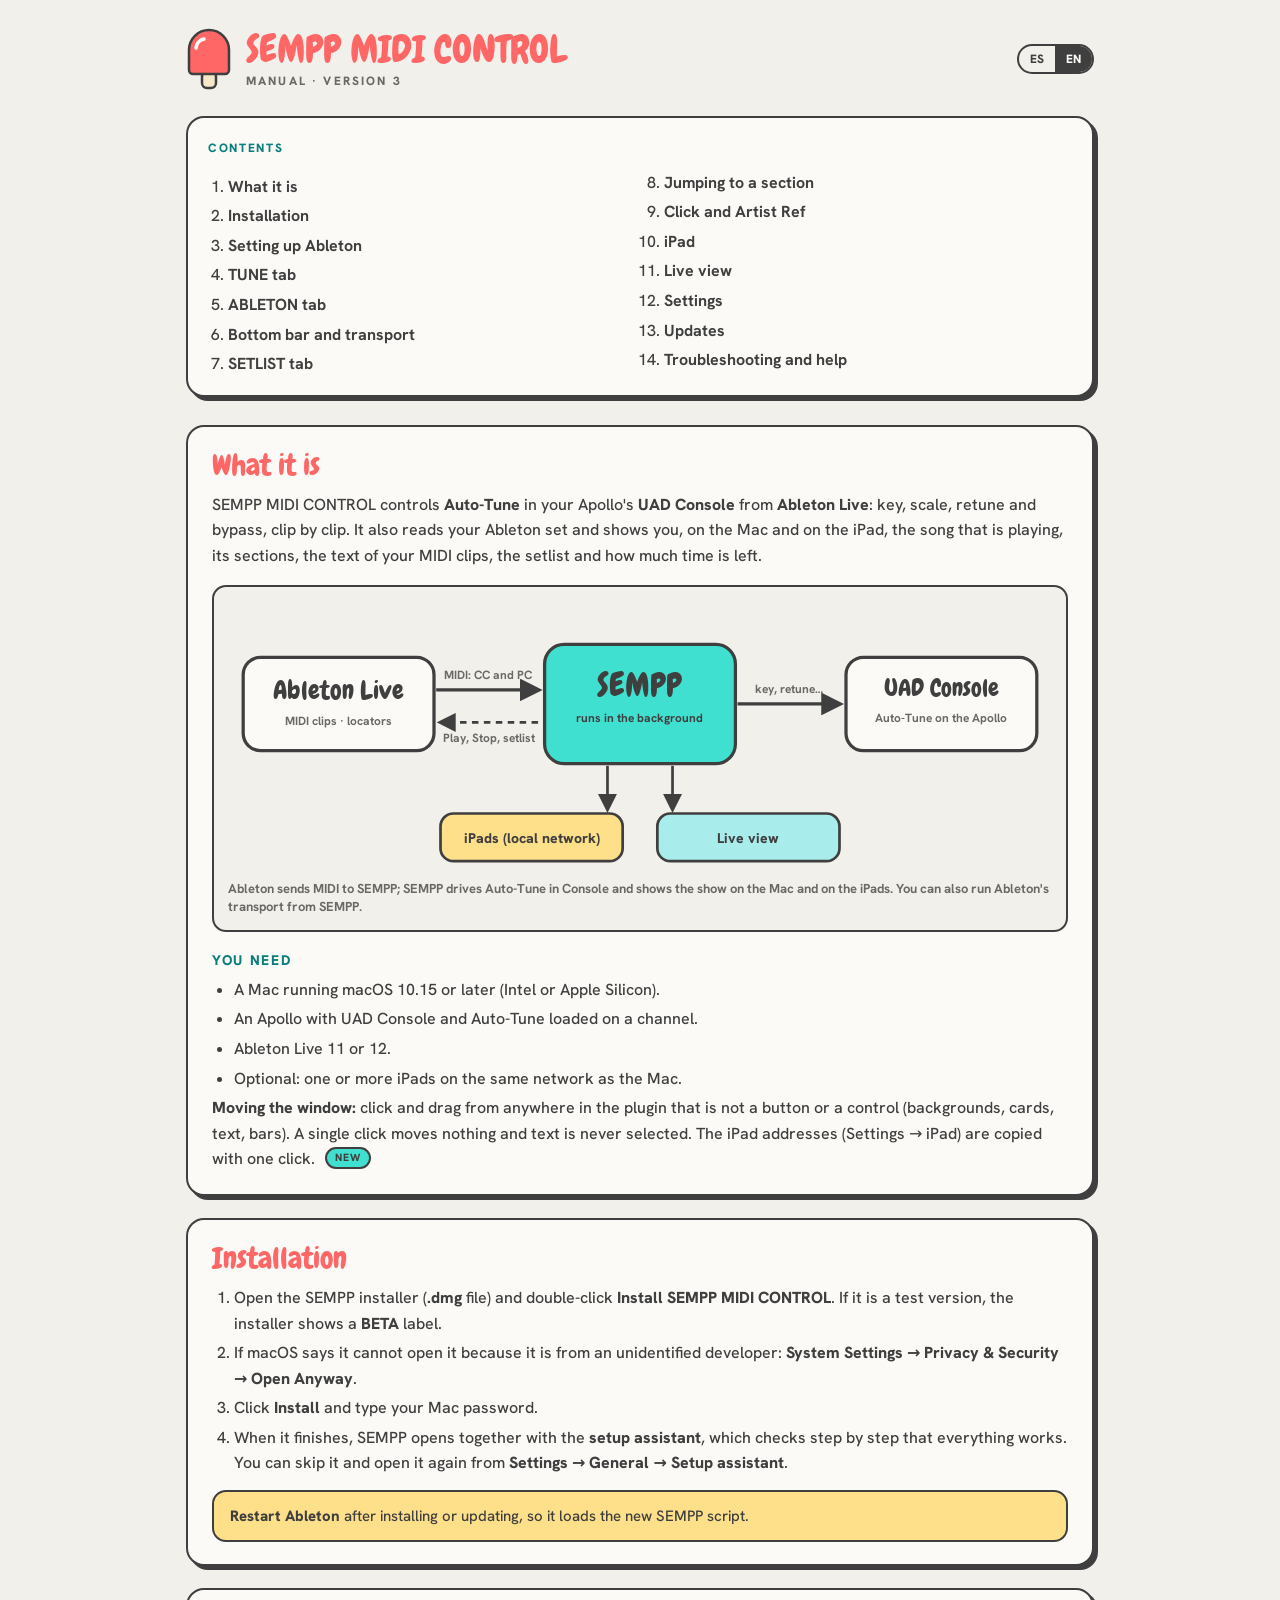
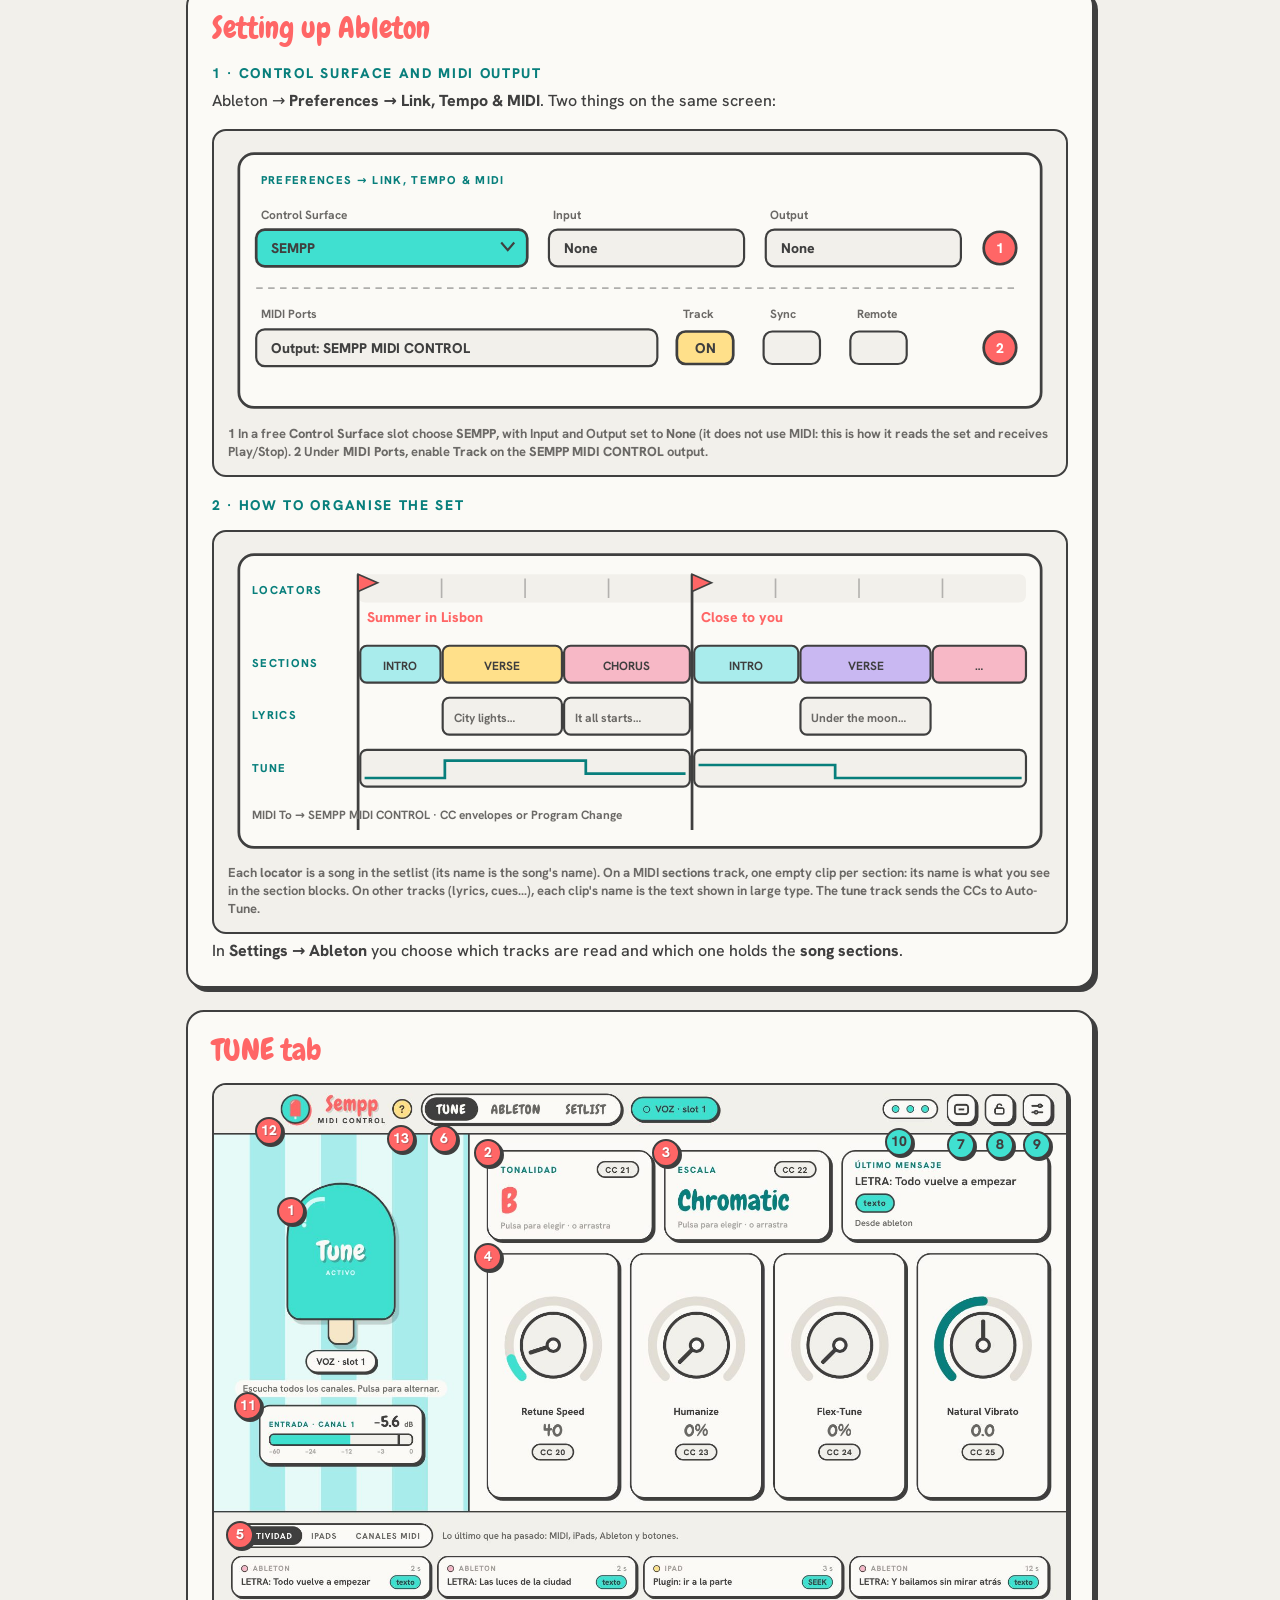
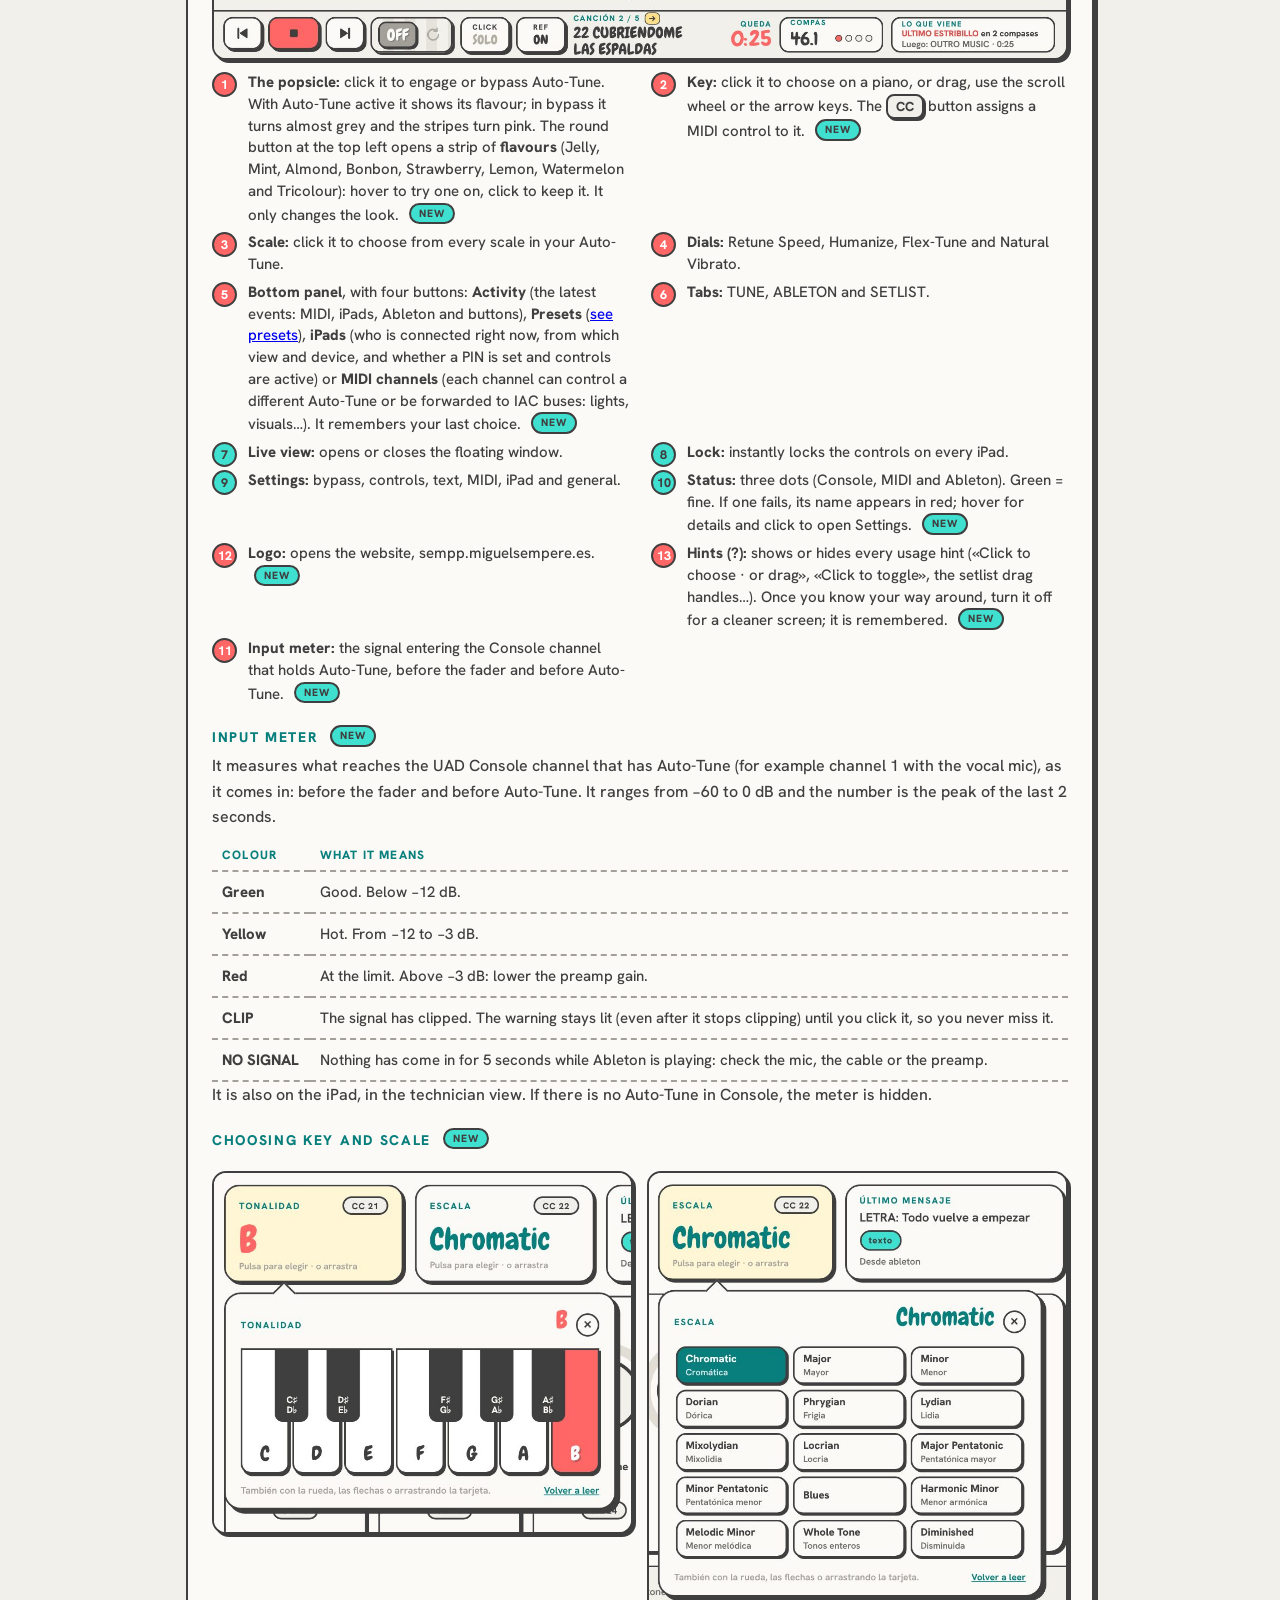
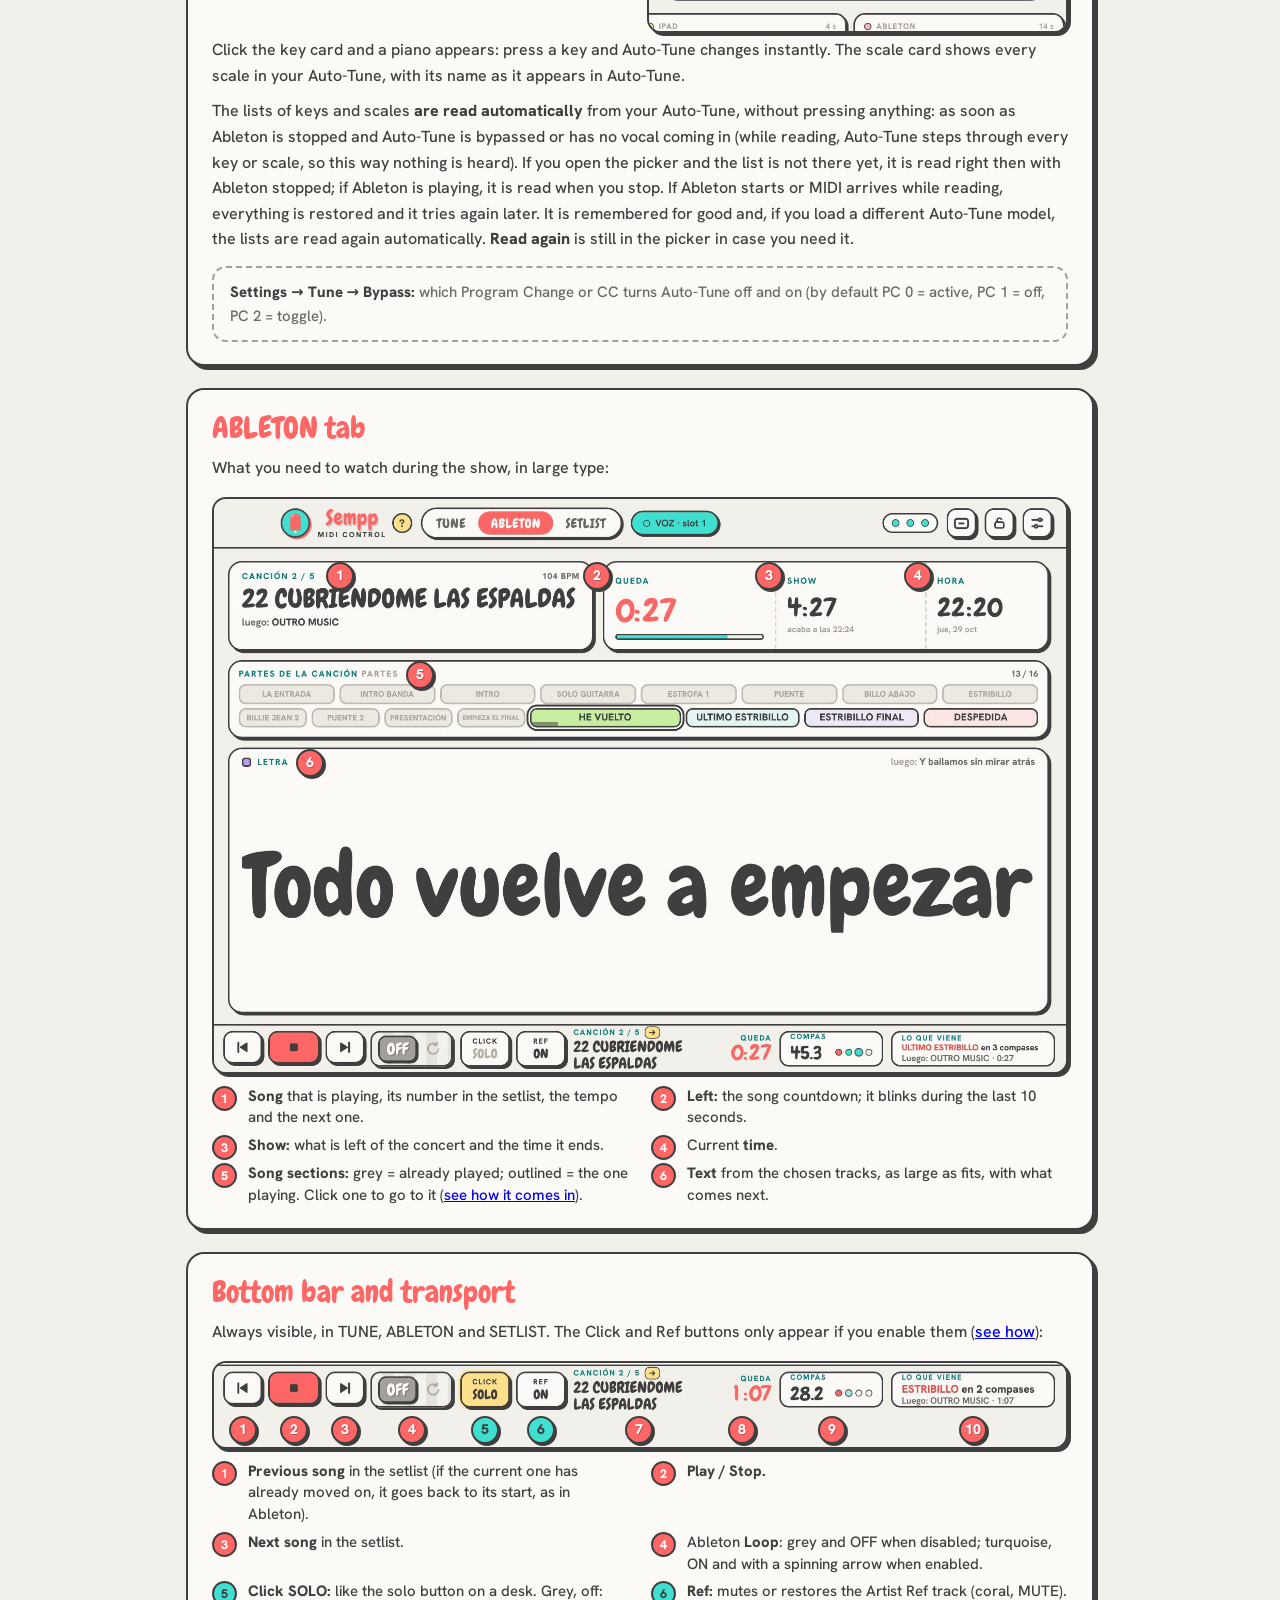
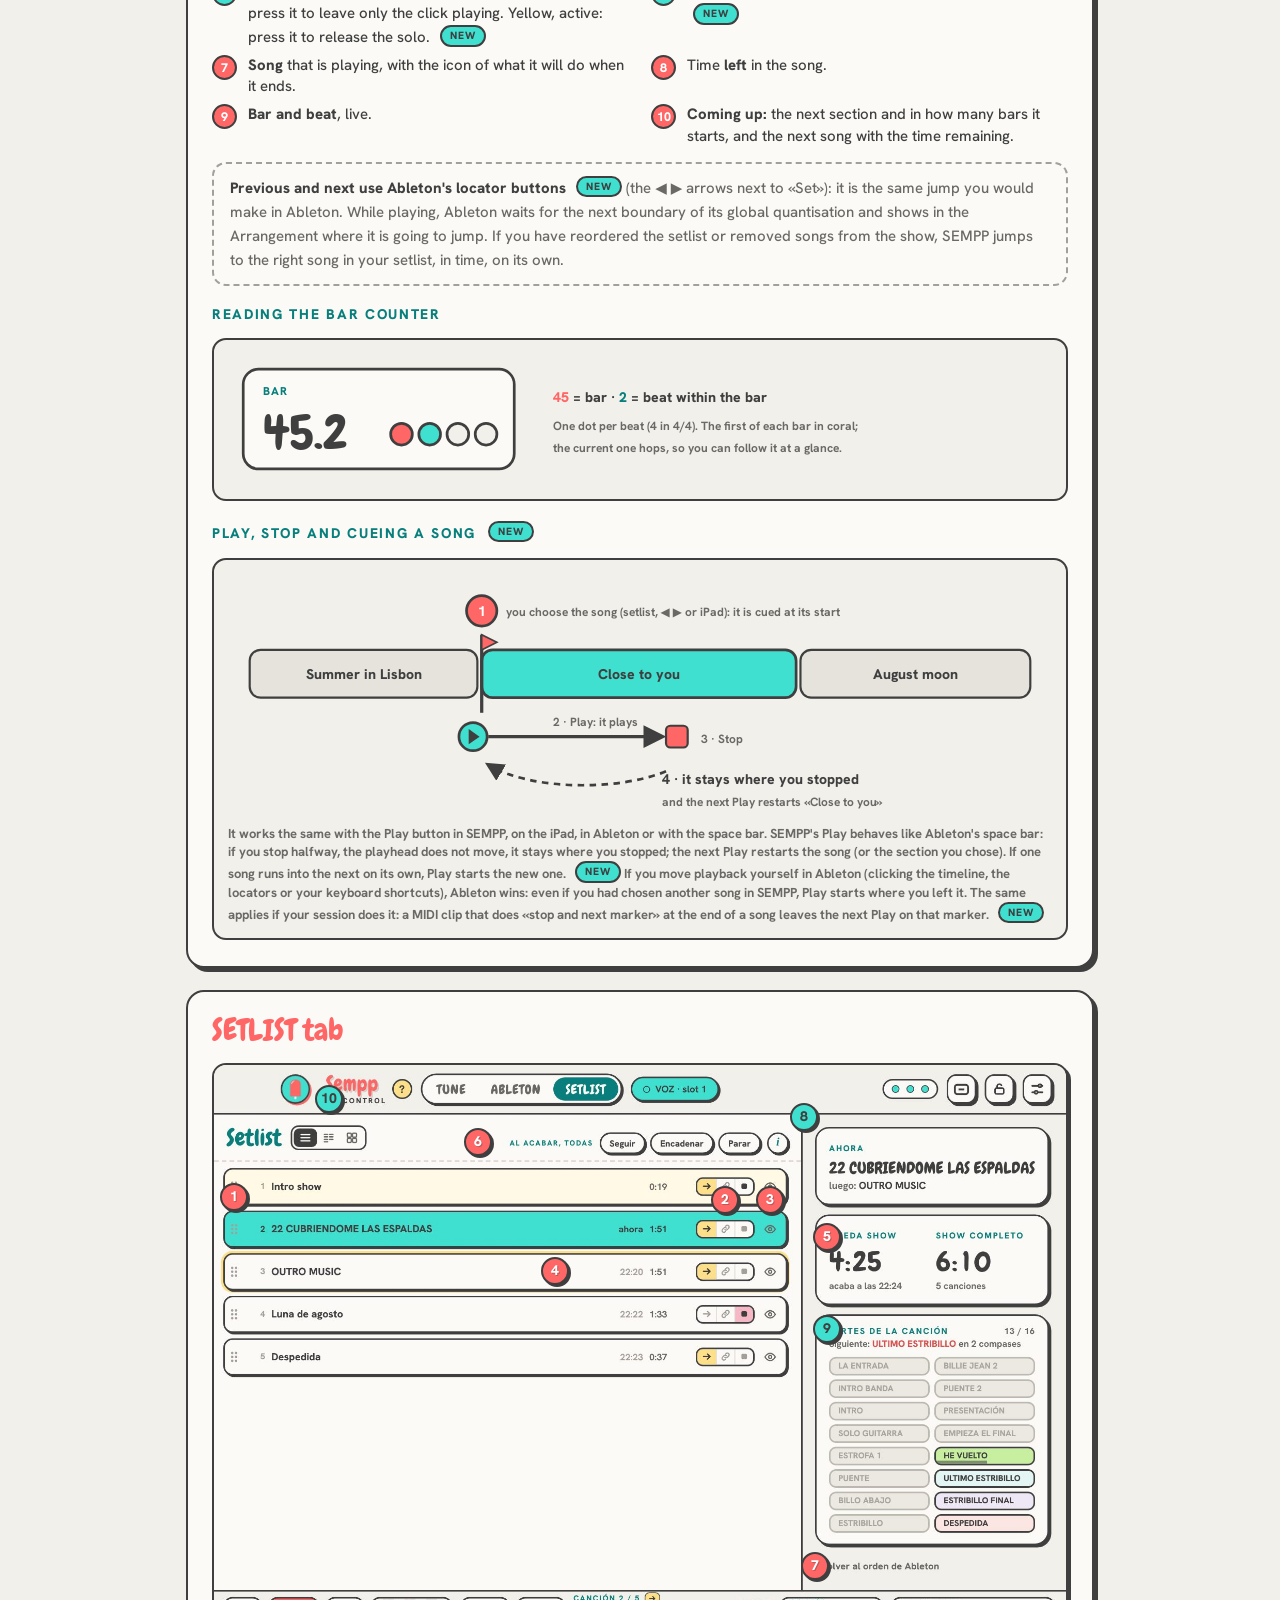
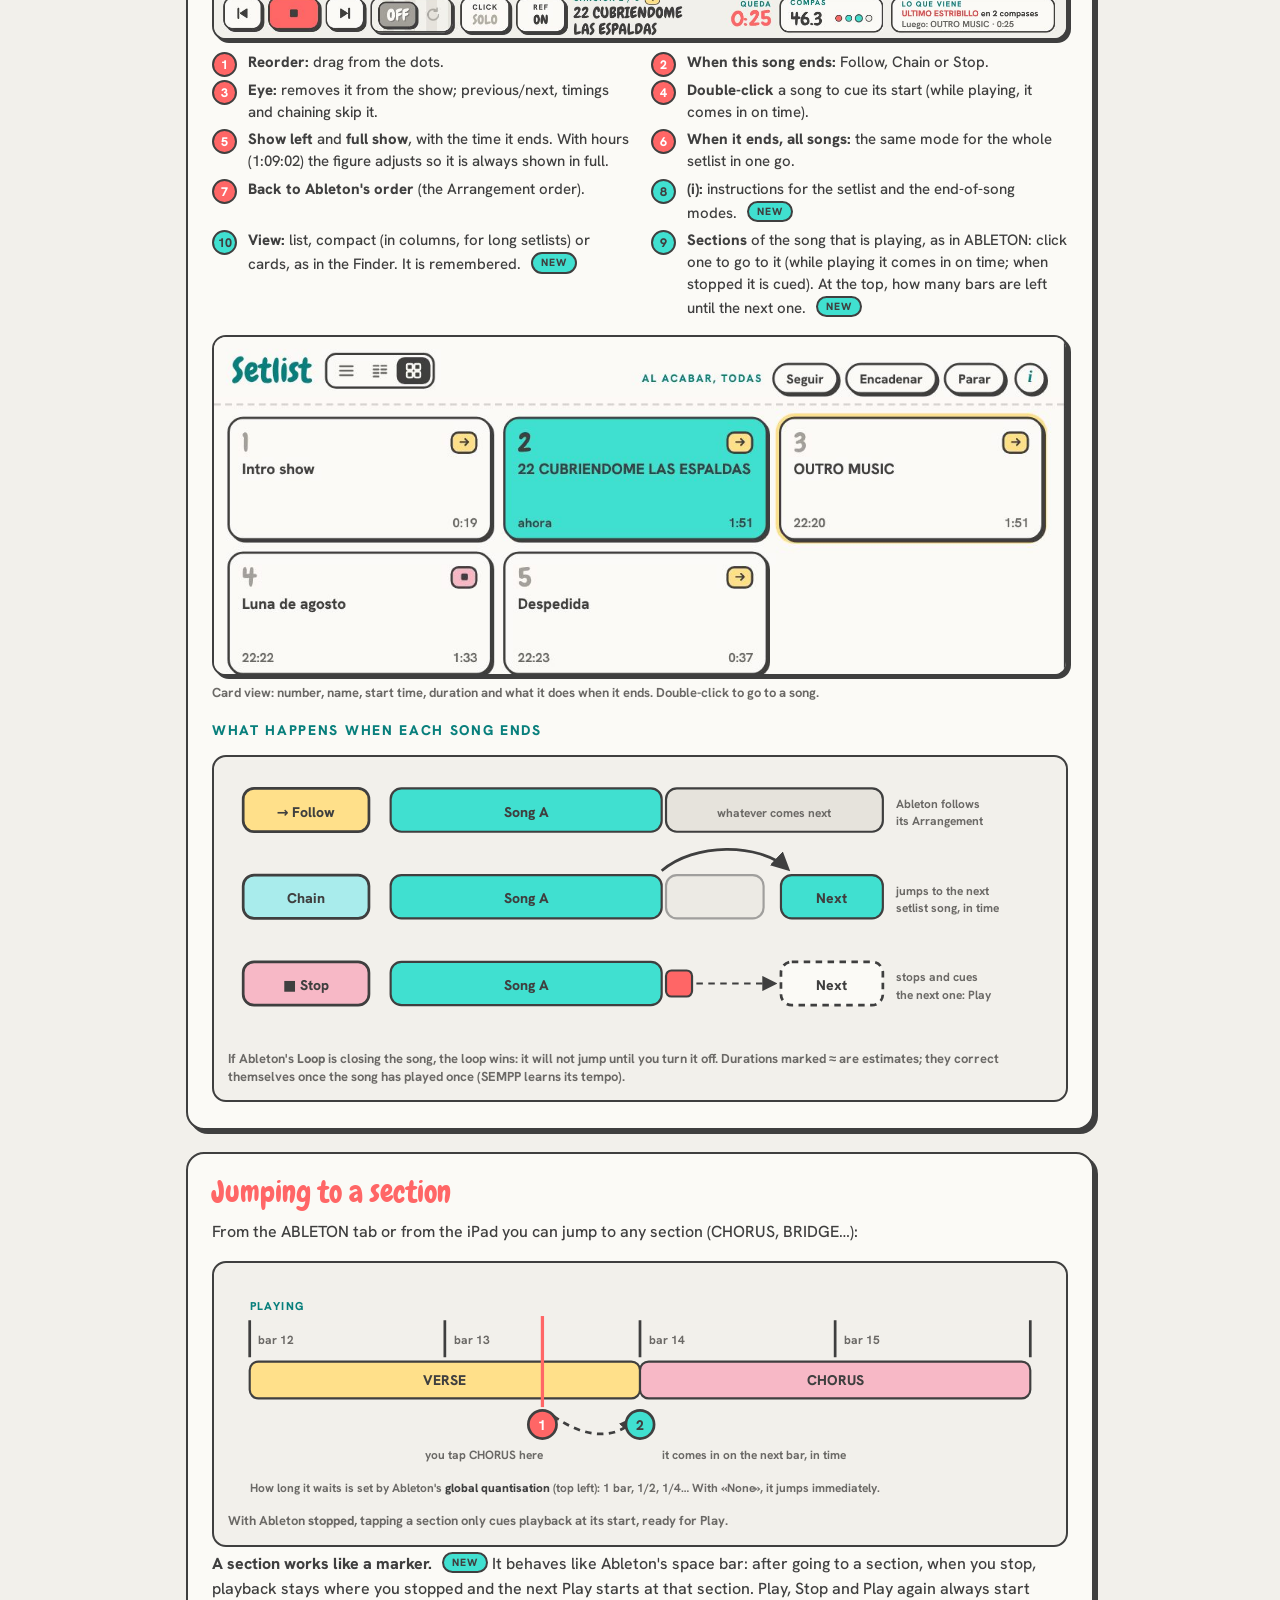
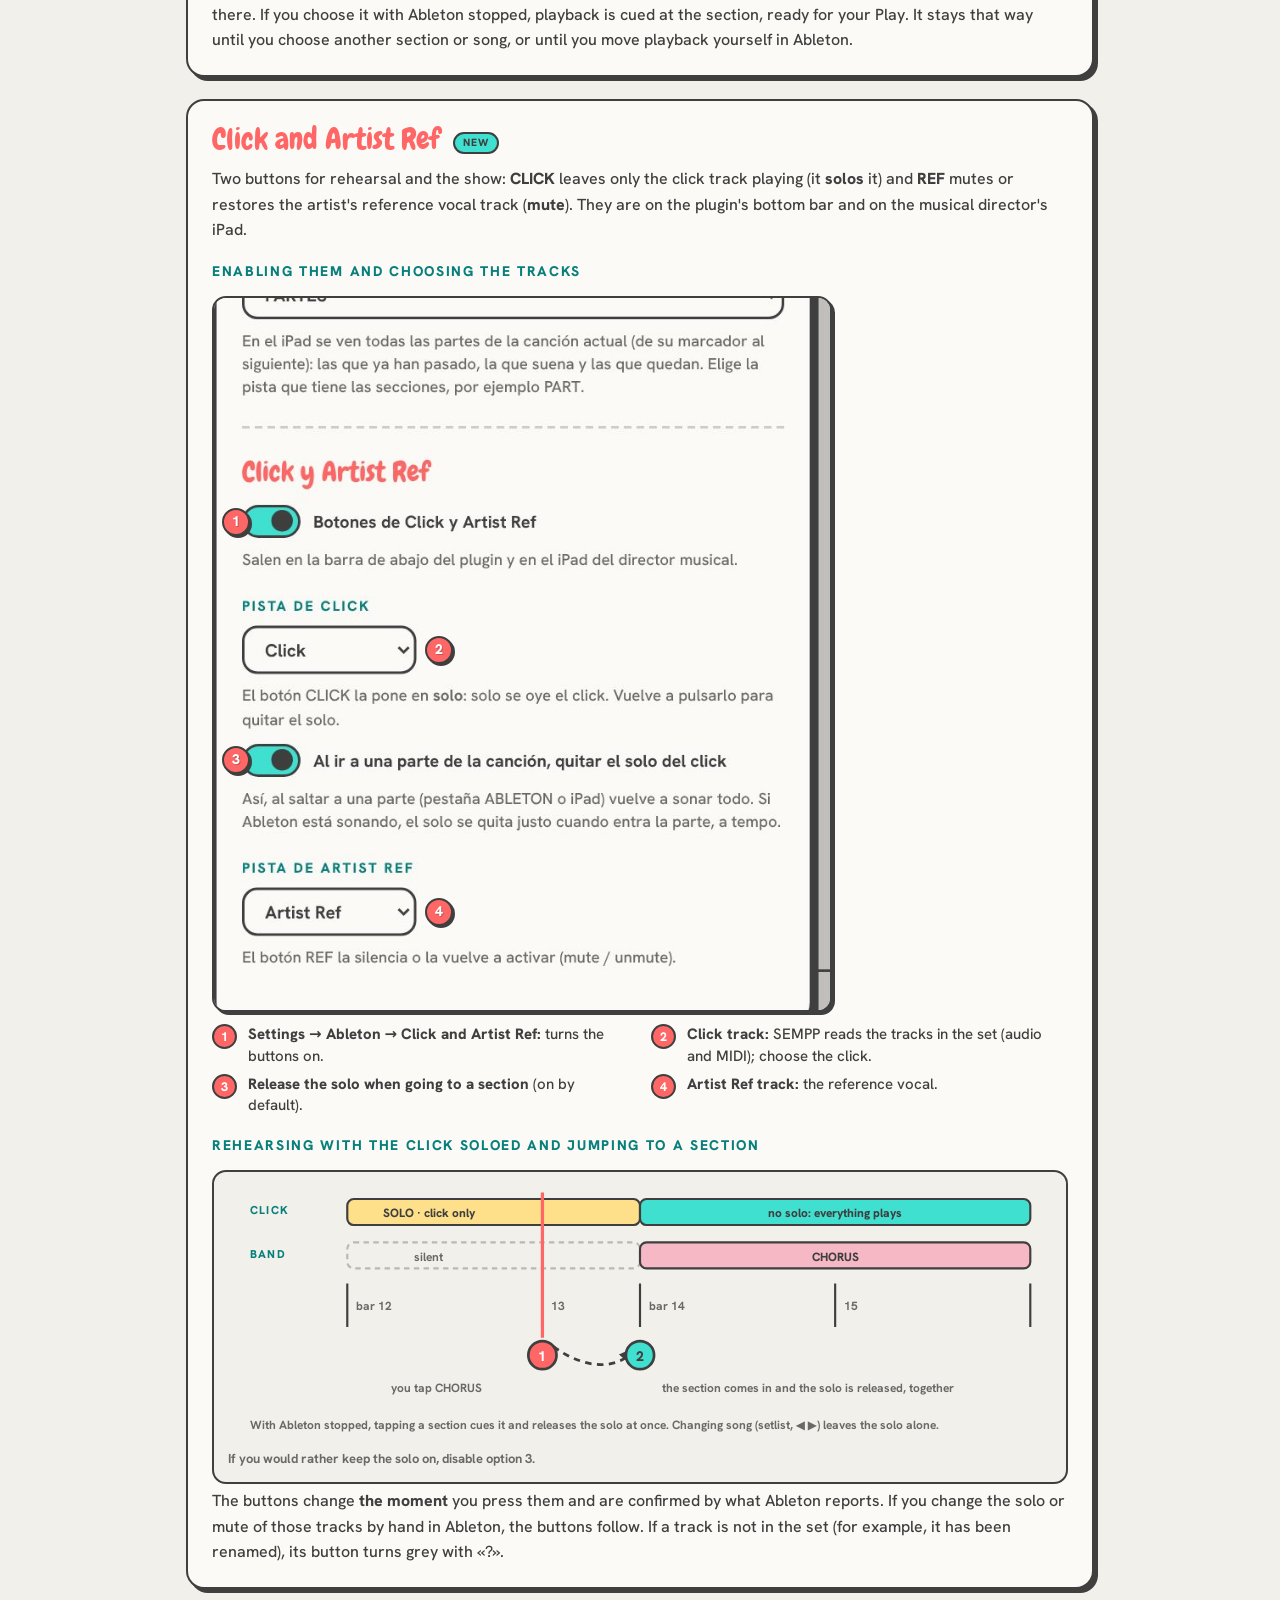
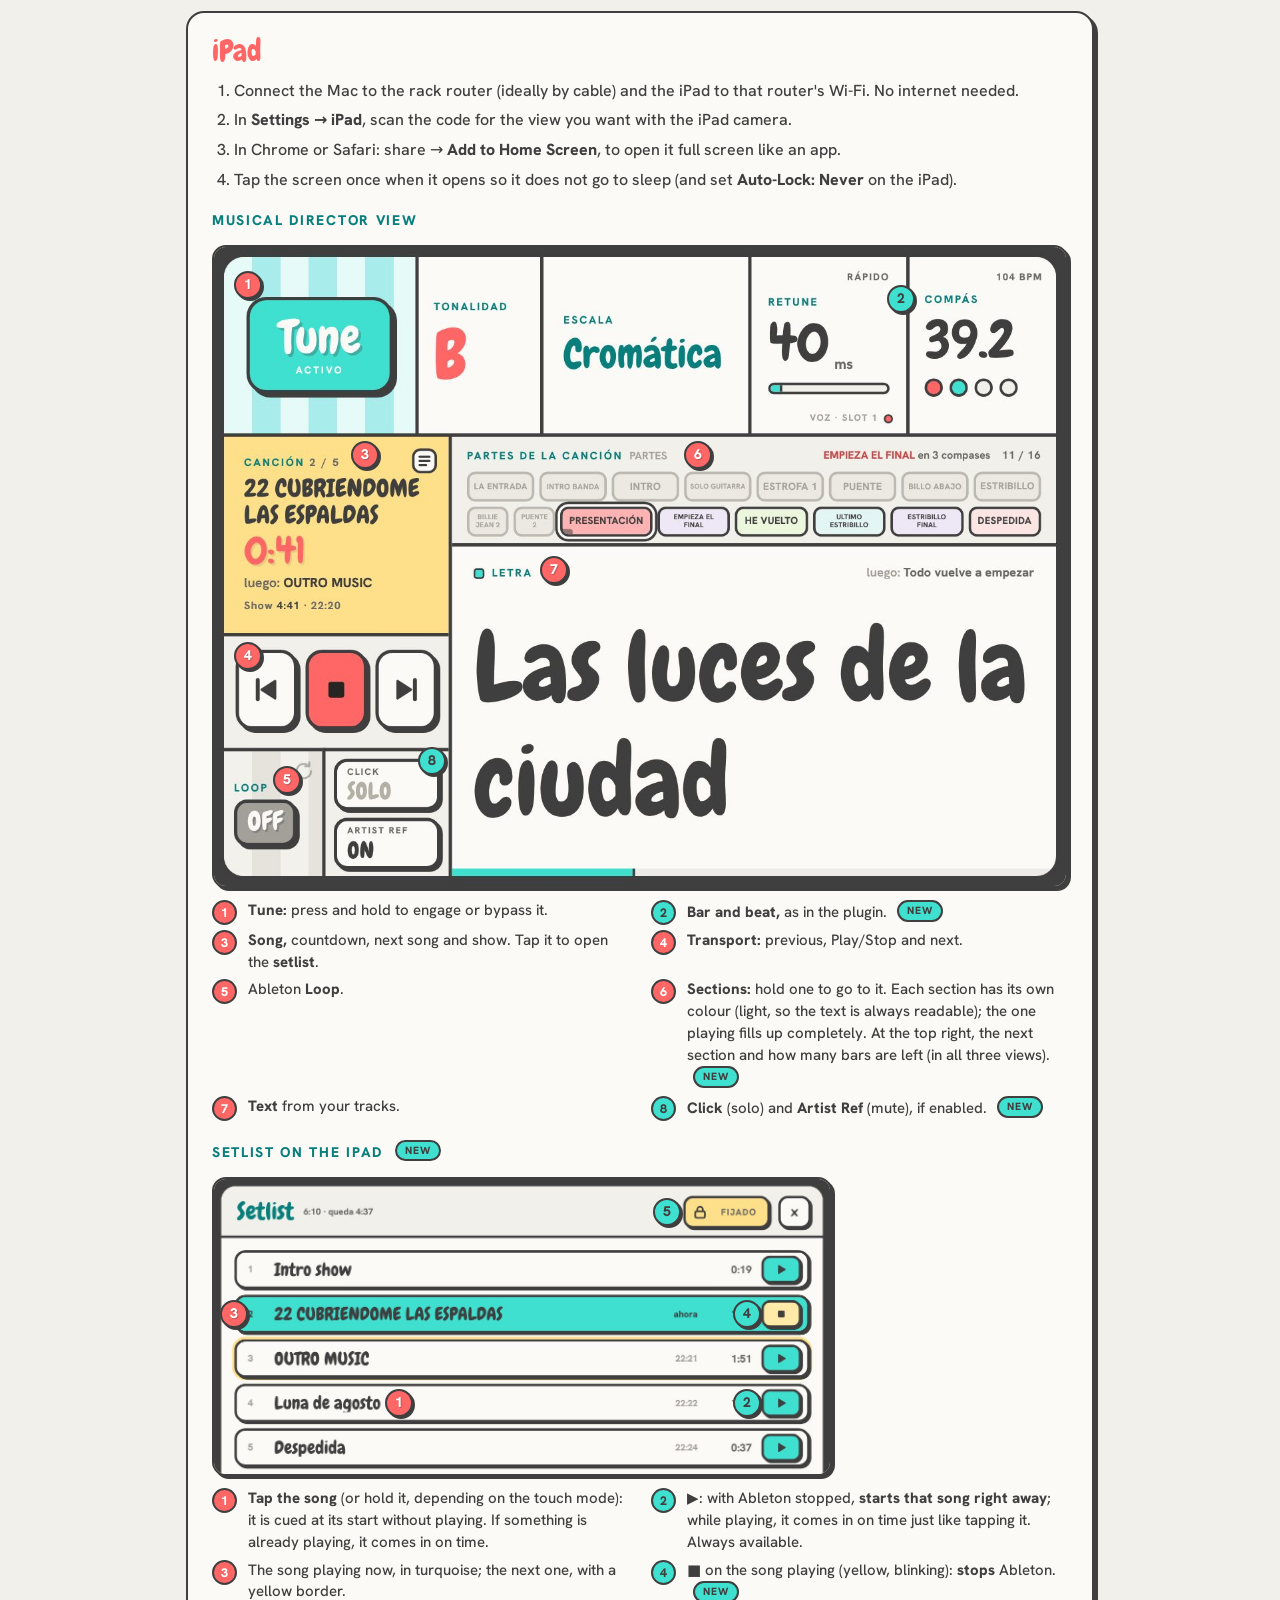
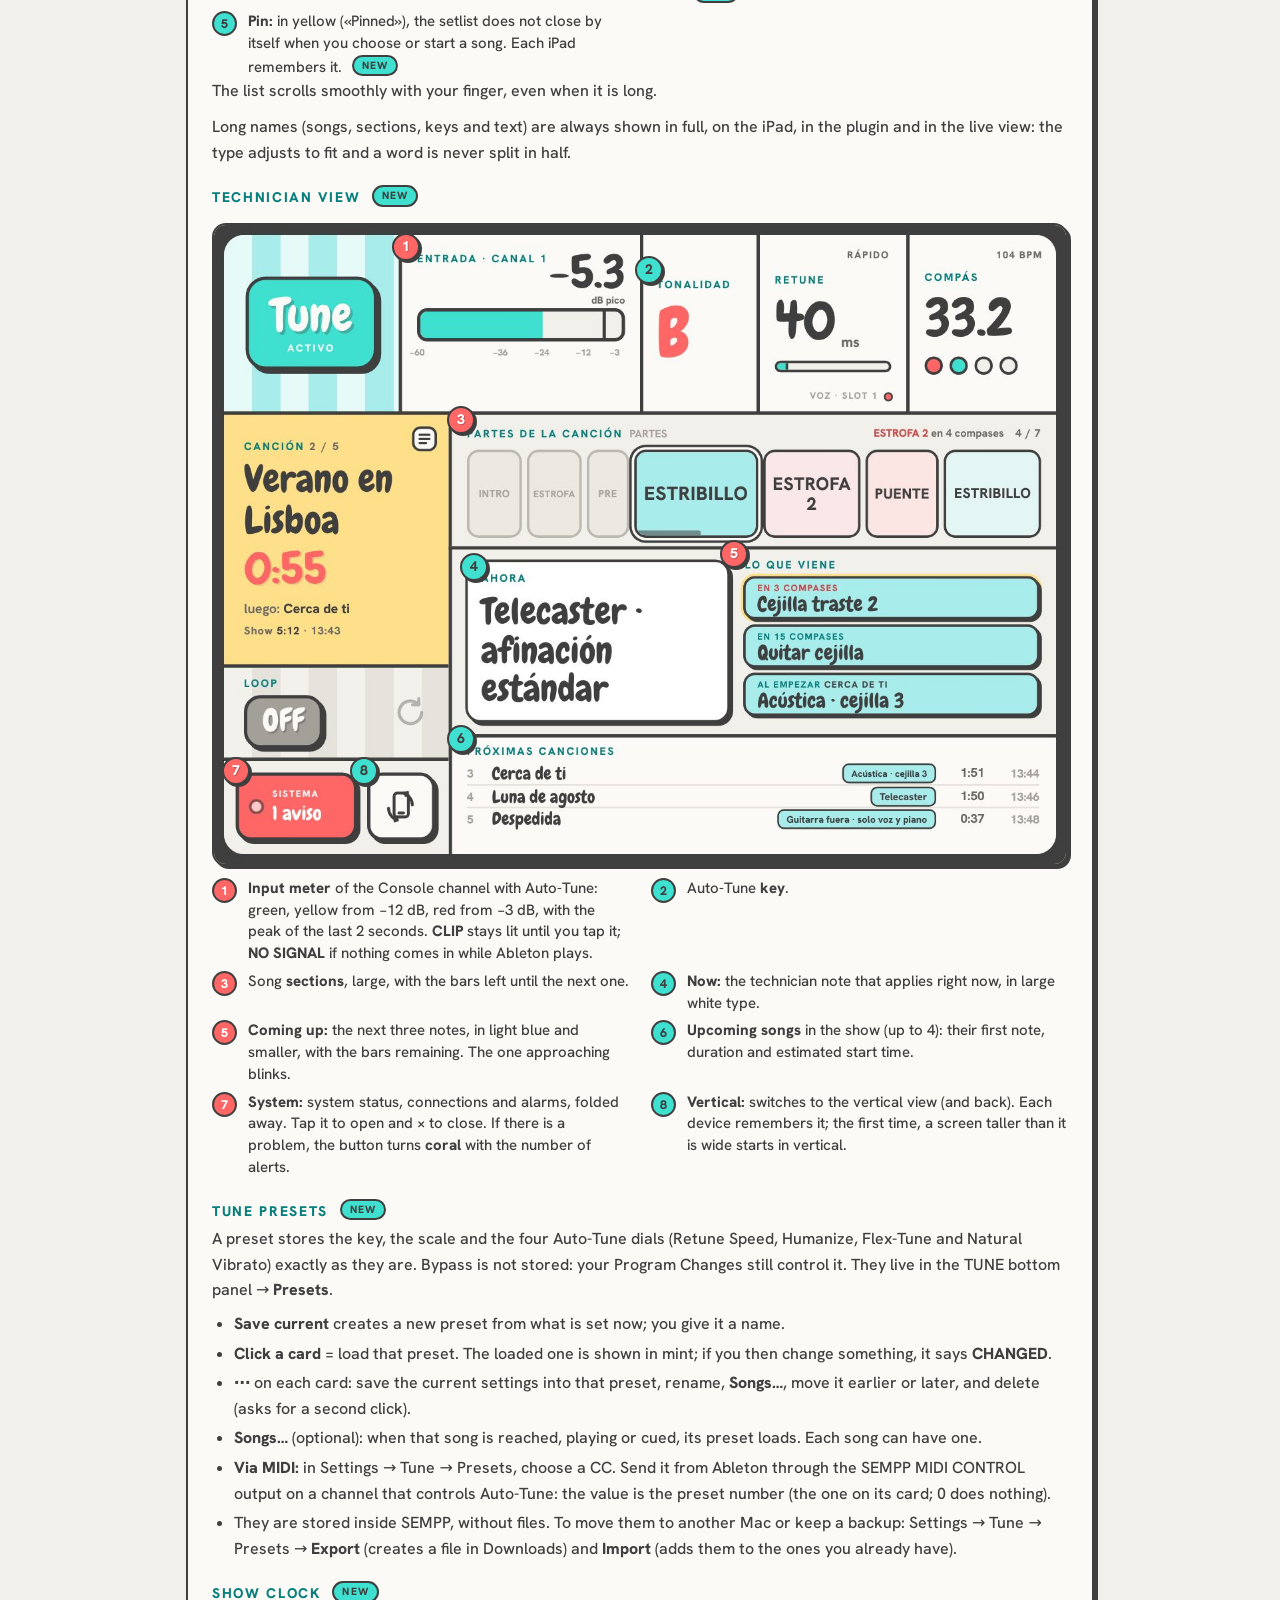
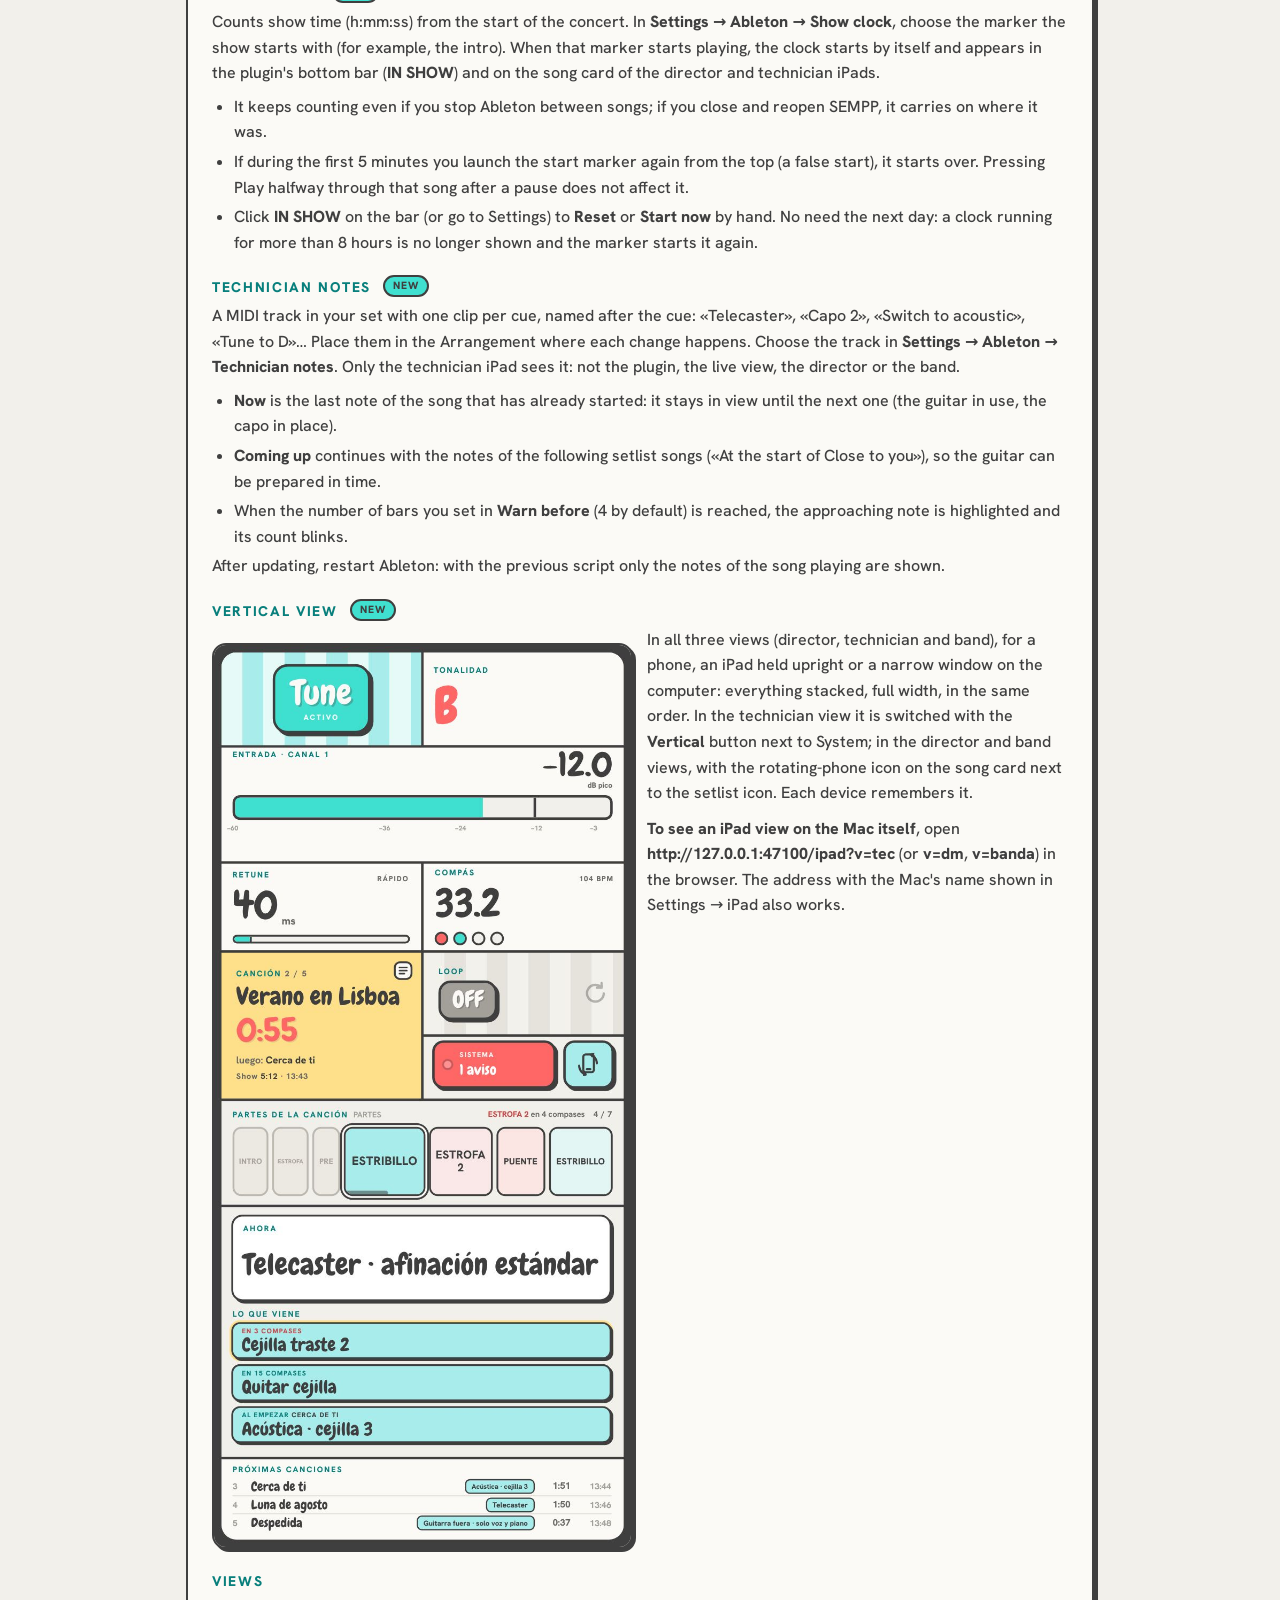
<file: docs/manual_en.html>
<!doctype html>
<html lang="en">
<head>
<meta name="robots" content="noindex,nofollow">
<meta charset="utf-8">
<meta name="viewport" content="width=device-width,initial-scale=1">
<title>User manual · SEMPP MIDI CONTROL</title>
<meta name="description" content="SEMPP MIDI CONTROL user manual with screenshots and diagrams: installation, Ableton, setlist, transport, iPad, live view and troubleshooting.">
<style>
@font-face{font-family:"Chewy";src:url(fonts/chewy-latin-400-normal.woff2) format("woff2");font-display:swap}
@font-face{font-family:"Hanken Grotesk";src:url(fonts/hanken-grotesk-latin-500-normal.woff2) format("woff2");font-weight:500;font-display:swap}
@font-face{font-family:"Hanken Grotesk";src:url(fonts/hanken-grotesk-latin-700-normal.woff2) format("woff2");font-weight:700;font-display:swap}
@font-face{font-family:"Hanken Grotesk";src:url(fonts/hanken-grotesk-latin-800-normal.woff2) format("woff2");font-weight:800;font-display:swap}
:root{--cream:#F2F0EB;--paper:#FBFAF6;--ink:#3F3F3F;--ink-2:#6B6966;--ink-3:#A3A09A;--coral:#FF6666;--mint:#40E0D0;--teal:#087F7C;--sky:#A9ECEC;--butter:#FFE08A;--pink:#F7B8C6;--lilac:#C9B8F2;--grey:#E6E3DC}
@media (prefers-color-scheme:dark){:root:not([data-theme="light"]){--cream:#2A2826;--paper:#33302D;--ink:#EDEAE4;--ink-2:#C2BDB5;--ink-3:#8E8A83;--teal:#40E0D0;--grey:#4A4743}}
:root[data-theme="dark"]{--cream:#2A2826;--paper:#33302D;--ink:#EDEAE4;--ink-2:#C2BDB5;--ink-3:#8E8A83;--teal:#40E0D0;--grey:#4A4743}
*{box-sizing:border-box;margin:0;padding:0}
html{scroll-behavior:smooth}
body{background:var(--cream);color:var(--ink);font:500 16px/1.6 "Hanken Grotesk",system-ui,-apple-system,sans-serif;-webkit-font-smoothing:antialiased}
.wrap{max-width:940px;margin:0 auto;padding:28px 16px 80px}
header.top{display:flex;align-items:center;gap:14px;margin-bottom:26px}
header.top .pop{width:46px;height:62px;flex:none}
header.top h1{font:400 38px/1 "Chewy",sans-serif;color:var(--coral)}
header.top p{font:800 12px/1 "Hanken Grotesk",sans-serif;letter-spacing:.18em;text-transform:uppercase;color:var(--ink-2);margin-top:6px}
nav.toc{background:var(--paper);border:2.5px solid var(--ink);border-radius:18px;box-shadow:4px 4px 0 var(--ink);padding:16px 20px;margin-bottom:28px}
nav.toc b{font:800 12px/1 "Hanken Grotesk",sans-serif;letter-spacing:.14em;text-transform:uppercase;color:var(--teal)}
nav.toc ol{columns:2;column-gap:28px;margin:10px 0 0 20px}
nav.toc a{color:var(--ink);text-decoration:none;font-weight:700}
nav.toc a:hover{color:var(--coral)}
section{background:var(--paper);border:2.5px solid var(--ink);border-radius:18px;box-shadow:4px 4px 0 var(--ink);padding:22px 24px;margin-bottom:22px}
h2{font:400 30px/1.1 "Chewy",sans-serif;color:var(--coral);margin-bottom:10px}
h3{font:800 14px/1.2 "Hanken Grotesk",sans-serif;letter-spacing:.12em;text-transform:uppercase;color:var(--teal);margin:20px 0 6px}
p+p{margin-top:10px}
ul,ol{margin:8px 0 0 22px}
li{margin:4px 0}
b,strong{font-weight:800}
kbd,.k{display:inline-block;padding:1px 8px;border:2px solid var(--ink);border-radius:8px;background:var(--cream);font:800 13px/1.5 "Hanken Grotesk",sans-serif;box-shadow:2px 2px 0 var(--ink)}
.tip{margin-top:14px;padding:12px 16px;border:2px dashed var(--ink-3);border-radius:14px;color:var(--ink-2);font-size:15px}
.tip b{color:var(--ink)}
.warn{margin-top:14px;padding:12px 16px;border:2.5px solid var(--ink);border-radius:14px;background:var(--butter);color:#3F3F3F;font-size:15px}
.new{display:inline-block;margin-left:6px;padding:2px 8px;border:2px solid var(--ink);border-radius:999px;background:var(--mint);color:#3F3F3F;font:800 10.5px/1.3 "Hanken Grotesk",sans-serif;letter-spacing:.1em;vertical-align:3px}
table{width:100%;border-collapse:collapse;margin-top:10px;font-size:15px}
td,th{text-align:left;padding:8px 10px;border-bottom:2px dashed var(--ink-3);vertical-align:top}
th{font:800 12px/1.2 "Hanken Grotesk",sans-serif;letter-spacing:.1em;text-transform:uppercase;color:var(--teal)}
footer{text-align:center;color:var(--ink-3);font-size:13px;margin-top:30px}

/* capturas con marcas numeradas */
figure{margin:16px 0 4px}
figure .frame{position:relative;border:2.5px solid #3F3F3F;border-radius:14px;overflow:hidden;background:#F2F0EB;box-shadow:3px 3px 0 var(--ink)}
figure .frame img{display:block;width:100%;height:auto}
figure .frame.deck{padding-bottom:34px}
figcaption{margin-top:8px;font:700 13px/1.4 "Hanken Grotesk",sans-serif;color:var(--ink-2)}
.pin{position:absolute;transform:translate(-50%,-50%);width:28px;height:28px;border-radius:50%;background:#FF6666;border:2.5px solid #3F3F3F;color:#fff;
  font:800 14px/23px "Hanken Grotesk",sans-serif;text-align:center;box-shadow:2px 2px 0 #3F3F3F;text-shadow:1px 1px 0 rgba(63,63,63,.35)}
.pin.m{background:#40E0D0;color:#3F3F3F;text-shadow:none}
ol.legend{list-style:none;margin:12px 0 0;padding:0;display:grid;grid-template-columns:1fr 1fr;gap:6px 22px}
ol.legend li{position:relative;padding-left:36px;margin:0;font-size:15px;line-height:1.45}
ol.legend li>i{position:absolute;left:0;top:0;width:25px;height:25px;border-radius:50%;background:#FF6666;border:2px solid #3F3F3F;color:#fff;font:800 12.5px/21px "Hanken Grotesk",sans-serif;text-align:center;font-style:normal}
ol.legend li>i.m{background:#40E0D0;color:#3F3F3F}
.phone-w{max-width:620px}
/* esquemas dibujados */
.vg{margin:16px 0 4px;padding:14px;border:2.5px solid var(--ink);border-radius:14px;background:var(--cream)}
.vg svg{display:block;width:100%;height:auto}
.vg .cap{margin-top:8px;font:700 13px/1.4 "Hanken Grotesk",sans-serif;color:var(--ink-2)}
svg .ink{stroke:var(--ink)}
svg .fink{fill:var(--ink)}
svg .paper{fill:var(--paper)}
svg .cream{fill:var(--cream)}
svg .grey{fill:var(--grey)}
svg .mint{fill:#40E0D0}
svg .coral{fill:#FF6666}
svg .butter{fill:#FFE08A}
svg .sky{fill:#A9ECEC}
svg .pink{fill:#F7B8C6}
svg .lilac{fill:#C9B8F2}
svg text{font-family:"Hanken Grotesk",system-ui,sans-serif;font-weight:800;fill:var(--ink)}
svg text.t{font-size:13px}
svg text.s{font-size:11px;font-weight:700;fill:var(--ink-2)}
svg text.l{font-size:10.5px;letter-spacing:.12em;fill:var(--teal)}
svg text.c{font-family:"Chewy",sans-serif;font-weight:400}
svg text.dk{fill:#3F3F3F}
svg text.w{fill:#fff}
svg .dash{stroke-dasharray:6 5}
.duo{display:grid;grid-template-columns:1fr 1fr;gap:14px}
@media (max-width:700px){nav.toc ol{columns:1}header.top h1{font-size:30px}section{padding:18px 16px}ol.legend{grid-template-columns:1fr}.duo{grid-template-columns:1fr}.pin{width:22px;height:22px;font-size:11px;line-height:17px}}
header.top .lng{margin-left:auto;display:inline-flex;border:2px solid var(--ink);border-radius:999px;overflow:hidden;font:800 12px/1 "Hanken Grotesk",sans-serif;flex:none}
header.top .lng a,header.top .lng span{padding:7px 11px;text-decoration:none;color:var(--ink)}
header.top .lng span{background:var(--ink);color:var(--paper)}
</style>
</head>
<body>
<div class="wrap">
<header class="top">
  <svg class="pop" viewBox="0 0 46 62" aria-hidden="true"><rect x="16" y="44" width="14" height="16" rx="5" fill="#F6E7C8" stroke="#3F3F3F" stroke-width="2.5"/><path d="M3 22a20 20 0 0 1 40 0v20a4 4 0 0 1-4 4H7a4 4 0 0 1-4-4z" fill="#FF6666" stroke="#3F3F3F" stroke-width="2.5"/><path d="M10 20a10 10 0 0 1 8-9" stroke="#fff" stroke-width="3.5" stroke-linecap="round" fill="none"/></svg>
  <div><h1>SEMPP MIDI CONTROL</h1><p>Manual · version 3</p></div>
  <nav class="lng" aria-label="Language"><a href="manual.html?es" hreflang="es" lang="es">ES</a><span>EN</span></nav>
</header>

<nav class="toc"><b>Contents</b><ol>
  <li><a href="#que">What it is</a></li><li><a href="#instalar">Installation</a></li>
  <li><a href="#ableton">Setting up Ableton</a></li><li><a href="#tune">TUNE tab</a></li>
  <li><a href="#abl">ABLETON tab</a></li><li><a href="#barra">Bottom bar and transport</a></li>
  <li><a href="#setlist">SETLIST tab</a></li><li><a href="#partes">Jumping to a section</a></li><li><a href="#mix">Click and Artist Ref</a></li>
  <li><a href="#ipad">iPad</a></li><li><a href="#directo">Live view</a></li>
  <li><a href="#ajustes">Settings</a></li><li><a href="#act">Updates</a></li><li><a href="#problemas">Troubleshooting and help</a></li></ol></nav>

<!-- ===================================================================== -->
<section id="que"><h2>What it is</h2>
<p>SEMPP MIDI CONTROL controls <b>Auto-Tune</b> in your Apollo's <b>UAD Console</b> from <b>Ableton Live</b>: key, scale, retune and bypass, clip by clip. It also reads your Ableton set and shows you, on the Mac and on the iPad, the song that is playing, its sections, the text of your MIDI clips, the setlist and how much time is left.</p>
<div class="vg" role="img" aria-label="Diagram: Ableton sends MIDI to SEMPP, SEMPP drives Auto-Tune in Console and shows the show on the iPad and in the live view">
<svg viewBox="0 0 760 250">
  <defs><marker id="ar" viewBox="0 0 10 10" refX="8" refY="5" markerWidth="7" markerHeight="7" orient="auto"><path d="M0 0L10 5L0 10z" class="fink"/></marker></defs>
  <rect x="14" y="52" width="176" height="86" rx="16" class="paper ink" stroke-width="3"/>
  <text x="102" y="90" text-anchor="middle" class="c" font-size="24">Ableton Live</text>
  <text x="102" y="114" text-anchor="middle" class="s">MIDI clips · locators</text>
  <rect x="292" y="40" width="176" height="110" rx="18" class="mint ink" stroke-width="3"/>
  <text x="380" y="88" text-anchor="middle" class="c dk" font-size="30">SEMPP</text>
  <text x="380" y="112" text-anchor="middle" class="s dk" style="fill:#3F3F3F">runs in the background</text>
  <rect x="570" y="52" width="176" height="86" rx="16" class="paper ink" stroke-width="3"/>
  <text x="658" y="88" text-anchor="middle" class="c" font-size="22">UAD Console</text>
  <text x="658" y="112" text-anchor="middle" class="s">Auto-Tune on the Apollo</text>
  <path d="M192 82H286" class="ink" stroke-width="3" marker-end="url(#ar)"/>
  <text x="240" y="72" text-anchor="middle" class="s">MIDI: CC and PC</text>
  <path d="M286 112H196" class="ink dash" stroke-width="2.5" marker-end="url(#ar)"/>
  <text x="241" y="130" text-anchor="middle" class="s">Play, Stop, setlist</text>
  <path d="M470 95H564" class="ink" stroke-width="3" marker-end="url(#ar)"/>
  <text x="517" y="85" text-anchor="middle" class="s">key, retune…</text>
  <path d="M350 152V192" class="ink" stroke-width="2.5" marker-end="url(#ar)"/>
  <path d="M410 152V192" class="ink" stroke-width="2.5" marker-end="url(#ar)"/>
  <rect x="196" y="196" width="168" height="44" rx="12" class="butter ink" stroke-width="2.5"/>
  <text x="280" y="223" text-anchor="middle" class="t dk">iPads (local network)</text>
  <rect x="396" y="196" width="168" height="44" rx="12" class="sky ink" stroke-width="2.5"/>
  <text x="480" y="223" text-anchor="middle" class="t dk">Live view</text>
</svg>
<div class="cap">Ableton sends MIDI to SEMPP; SEMPP drives Auto-Tune in Console and shows the show on the Mac and on the iPads. You can also run Ableton's transport from SEMPP.</div></div>
<h3>You need</h3>
<ul><li>A Mac running macOS 10.15 or later (Intel or Apple Silicon).</li><li>An Apollo with UAD Console and Auto-Tune loaded on a channel.</li><li>Ableton Live 11 or 12.</li><li>Optional: one or more iPads on the same network as the Mac.</li></ul>
<p><b>Moving the window:</b> click and drag from anywhere in the plugin that is not a button or a control (backgrounds, cards, text, bars). A single click moves nothing and text is never selected. The iPad addresses (Settings → iPad) are copied with one click. <span class="new">NEW</span></p>
</section>

<!-- ===================================================================== -->
<section id="instalar"><h2>Installation</h2>
<ol><li>Open the SEMPP installer (<b>.dmg</b> file) and double-click <b>Install SEMPP MIDI CONTROL</b>. If it is a test version, the installer shows a <b>BETA</b> label.</li>
<li>If macOS says it cannot open it because it is from an unidentified developer: <b>System Settings → Privacy &amp; Security → Open Anyway</b>.</li>
<li>Click <b>Install</b> and type your Mac password.</li>
<li>When it finishes, SEMPP opens together with the <b>setup assistant</b>, which checks step by step that everything works. You can skip it and open it again from <b>Settings → General → Setup assistant</b>.</li></ol>
<div class="warn"><b>Restart Ableton</b> after installing or updating, so it loads the new SEMPP script.</div>
</section>

<!-- ===================================================================== -->
<section id="ableton"><h2>Setting up Ableton</h2>
<h3>1 · Control surface and MIDI output</h3>
<p>Ableton → <b>Preferences → Link, Tempo &amp; MIDI</b>. Two things on the same screen:</p>
<div class="vg" role="img" aria-label="Diagram of Ableton's MIDI preferences: SEMPP control surface with input and output set to None, and Track enabled on the SEMPP MIDI CONTROL output">
<svg viewBox="0 0 760 250">
  <rect x="10" y="8" width="740" height="234" rx="14" class="paper ink" stroke-width="2.5"/>
  <text x="30" y="36" class="l">PREFERENCES → LINK, TEMPO &amp; MIDI</text>
  <text x="30" y="68" class="s">Control Surface</text><text x="300" y="68" class="s">Input</text><text x="500" y="68" class="s">Output</text>
  <rect x="26" y="78" width="250" height="34" rx="8" class="mint ink" stroke-width="2.5"/><text x="40" y="100" class="t dk">SEMPP</text><path d="M252 90l6 7 6-7" class="ink" stroke-width="2" fill="none"/>
  <rect x="296" y="78" width="180" height="34" rx="8" class="cream ink" stroke-width="2"/><text x="310" y="100" class="t">None</text>
  <rect x="496" y="78" width="180" height="34" rx="8" class="cream ink" stroke-width="2"/><text x="510" y="100" class="t">None</text>
  <circle cx="712" cy="95" r="15" class="coral ink" stroke-width="2.5"/><text x="712" y="100" text-anchor="middle" class="t w">1</text>
  <path d="M26 132H730" class="ink dash" stroke-width="1.5" opacity=".4"/>
  <text x="30" y="160" class="s">MIDI Ports</text><text x="420" y="160" class="s">Track</text><text x="500" y="160" class="s">Sync</text><text x="580" y="160" class="s">Remote</text>
  <rect x="26" y="170" width="370" height="34" rx="8" class="cream ink" stroke-width="2"/><text x="40" y="192" class="t">Output: SEMPP MIDI CONTROL</text>
  <rect x="414" y="172" width="52" height="30" rx="8" class="butter ink" stroke-width="2.5"/><text x="440" y="192" text-anchor="middle" class="t dk">ON</text>
  <rect x="494" y="172" width="52" height="30" rx="8" class="cream ink" stroke-width="2"/>
  <rect x="574" y="172" width="52" height="30" rx="8" class="cream ink" stroke-width="2"/>
  <circle cx="712" cy="187" r="15" class="coral ink" stroke-width="2.5"/><text x="712" y="192" text-anchor="middle" class="t w">2</text>
</svg>
<div class="cap"><b>1</b> In a free <b>Control Surface</b> slot choose <b>SEMPP</b>, with Input and Output set to <b>None</b> (it does not use MIDI: this is how it reads the set and receives Play/Stop). <b>2</b> Under <b>MIDI Ports</b>, enable <b>Track</b> on the <b>SEMPP MIDI CONTROL</b> output.</div></div>
<h3>2 · How to organise the set</h3>
<div class="vg" role="img" aria-label="Arrangement diagram: each locator is a song, the sections track has one clip per section and the lyrics track one clip per line">
<svg viewBox="0 0 760 286">
  <rect x="10" y="8" width="740" height="270" rx="14" class="paper ink" stroke-width="2.5"/>
  <rect x="120" y="26" width="616" height="26" rx="6" class="cream"/>
  <g class="ink" stroke-width="1.5" opacity=".35"><path d="M197 30v18M274 30v18M351 30v18M428 30v18M505 30v18M582 30v18M659 30v18"/></g>
  <path d="M120 26v236" class="ink" stroke-width="2.5"/><path d="M120 26l18 8-18 8z" class="coral ink" stroke-width="1.5"/>
  <path d="M428 26v236" class="ink" stroke-width="2.5"/><path d="M428 26l18 8-18 8z" class="coral ink" stroke-width="1.5"/>
  <text x="128" y="70" class="t" style="fill:#FF6666">Summer in Lisbon</text><text x="436" y="70" class="t" style="fill:#FF6666">Close to you</text>
  <text x="22" y="44" class="l">LOCATORS</text>
  <text x="22" y="112" class="l">SECTIONS</text>
  <rect x="122" y="92" width="74" height="34" rx="6" class="sky ink" stroke-width="2"/><text x="159" y="114" text-anchor="middle" class="s dk" style="fill:#3F3F3F">INTRO</text>
  <rect x="198" y="92" width="110" height="34" rx="6" class="butter ink" stroke-width="2"/><text x="253" y="114" text-anchor="middle" class="s dk" style="fill:#3F3F3F">VERSE</text>
  <rect x="310" y="92" width="116" height="34" rx="6" class="pink ink" stroke-width="2"/><text x="368" y="114" text-anchor="middle" class="s dk" style="fill:#3F3F3F">CHORUS</text>
  <rect x="430" y="92" width="96" height="34" rx="6" class="sky ink" stroke-width="2"/><text x="478" y="114" text-anchor="middle" class="s dk" style="fill:#3F3F3F">INTRO</text>
  <rect x="528" y="92" width="120" height="34" rx="6" class="lilac ink" stroke-width="2"/><text x="588" y="114" text-anchor="middle" class="s dk" style="fill:#3F3F3F">VERSE</text>
  <rect x="650" y="92" width="86" height="34" rx="6" class="pink ink" stroke-width="2"/><text x="693" y="114" text-anchor="middle" class="s dk" style="fill:#3F3F3F">…</text>
  <text x="22" y="160" class="l">LYRICS</text>
  <rect x="198" y="140" width="110" height="34" rx="6" class="cream ink" stroke-width="2"/><text x="208" y="162" class="s">City lights…</text>
  <rect x="310" y="140" width="116" height="34" rx="6" class="cream ink" stroke-width="2"/><text x="320" y="162" class="s">It all starts…</text>
  <rect x="528" y="140" width="120" height="34" rx="6" class="cream ink" stroke-width="2"/><text x="538" y="162" class="s">Under the moon…</text>
  <text x="22" y="208" class="l">TUNE</text>
  <rect x="122" y="188" width="304" height="34" rx="6" class="cream ink" stroke-width="2"/><path d="M126 214H200L200 198H330L330 210H422" class="ink" stroke-width="2.5" fill="none" style="stroke:#087F7C"/>
  <rect x="430" y="188" width="306" height="34" rx="6" class="cream ink" stroke-width="2"/><path d="M434 202H560L560 214H732" class="ink" stroke-width="2.5" fill="none" style="stroke:#087F7C"/>
  <text x="22" y="252" class="s">MIDI To → SEMPP MIDI CONTROL · CC envelopes or Program Change</text>
</svg>
<div class="cap">Each <b>locator</b> is a song in the setlist (its name is the song's name). On a MIDI <b>sections</b> track, one empty clip per section: its name is what you see in the section blocks. On other tracks (lyrics, cues…), each clip's name is the text shown in large type. The <b>tune</b> track sends the CCs to Auto-Tune.</div></div>
<p>In <b>Settings → Ableton</b> you choose which tracks are read and which one holds the <b>song sections</b>.</p>
</section>

<!-- ===================================================================== -->
<section id="tune"><h2>TUNE tab</h2>
<figure><div class="frame"><img src="img/manual/m-tune.jpg" alt="The plugin's TUNE tab" loading="lazy">
  <span class="pin" style="left:9%;top:22%">1</span><span class="pin" style="left:32.2%;top:11.8%">2</span><span class="pin" style="left:53%;top:11.8%">3</span>
  <span class="pin" style="left:32.2%;top:30%">4</span><span class="pin" style="left:3%;top:78.6%">5</span><span class="pin" style="left:27%;top:9.5%">6</span><span class="pin" style="left:22%;top:9.5%">13</span>
  <span class="pin m" style="left:87.7%;top:10.5%">7</span><span class="pin m" style="left:92.2%;top:10.5%">8</span><span class="pin m" style="left:96.6%;top:10.5%">9</span>
  <span class="pin m" style="left:80.4%;top:10%">10</span><span class="pin" style="left:6.5%;top:8%">12</span><span class="pin" style="left:4%;top:56%">11</span></div></figure>
<ol class="legend">
  <li><i>1</i><b>The popsicle:</b> click it to engage or bypass Auto-Tune. With Auto-Tune active it shows its flavour; in bypass it turns almost grey and the stripes turn pink. The round button at the top left opens a strip of <b>flavours</b> (Jelly, Mint, Almond, Bonbon, Strawberry, Lemon, Watermelon and Tricolour): hover to try one on, click to keep it. It only changes the look. <span class="new">NEW</span></li>
  <li><i>2</i><b>Key:</b> click it to choose on a piano, or drag, use the scroll wheel or the arrow keys. The <span class="k">CC</span> button assigns a MIDI control to it. <span class="new">NEW</span></li>
  <li><i>3</i><b>Scale:</b> click it to choose from every scale in your Auto-Tune.</li>
  <li><i>4</i><b>Dials:</b> Retune Speed, Humanize, Flex-Tune and Natural Vibrato.</li>
  <li><i>5</i><b>Bottom panel</b>, with four buttons: <b>Activity</b> (the latest events: MIDI, iPads, Ableton and buttons), <b>Presets</b> (<a href="#presets">see presets</a>), <b>iPads</b> (who is connected right now, from which view and device, and whether a PIN is set and controls are active) or <b>MIDI channels</b> (each channel can control a different Auto-Tune or be forwarded to IAC buses: lights, visuals…). It remembers your last choice. <span class="new">NEW</span></li>
  <li><i>6</i><b>Tabs:</b> TUNE, ABLETON and SETLIST.</li>
  <li><i class="m">7</i><b>Live view:</b> opens or closes the floating window.</li>
  <li><i class="m">8</i><b>Lock:</b> instantly locks the controls on every iPad.</li>
  <li><i class="m">9</i><b>Settings:</b> bypass, controls, text, MIDI, iPad and general.</li>
  <li><i class="m">10</i><b>Status:</b> three dots (Console, MIDI and Ableton). Green = fine. If one fails, its name appears in red; hover for details and click to open Settings. <span class="new">NEW</span></li>
  <li><i>12</i><b>Logo:</b> opens the website, sempp.miguelsempere.es. <span class="new">NEW</span></li>
  <li><i>13</i><b>Hints (?):</b> shows or hides every usage hint («Click to choose · or drag», «Click to toggle», the setlist drag handles…). Once you know your way around, turn it off for a cleaner screen; it is remembered. <span class="new">NEW</span></li>
  <li><i>11</i><b>Input meter:</b> the signal entering the Console channel that holds Auto-Tune, before the fader and before Auto-Tune. <span class="new">NEW</span></li></ol>
<h3>Input meter <span class="new">NEW</span></h3>
<p>It measures what reaches the UAD Console channel that has Auto-Tune (for example channel 1 with the vocal mic), as it comes in: before the fader and before Auto-Tune. It ranges from −60 to 0 dB and the number is the peak of the last 2 seconds.</p>
<table><tr><th>Colour</th><th>What it means</th></tr>
<tr><td><b>Green</b></td><td>Good. Below −12 dB.</td></tr>
<tr><td><b>Yellow</b></td><td>Hot. From −12 to −3 dB.</td></tr>
<tr><td><b>Red</b></td><td>At the limit. Above −3 dB: lower the preamp gain.</td></tr>
<tr><td><b>CLIP</b></td><td>The signal has clipped. The warning stays lit (even after it stops clipping) until you click it, so you never miss it.</td></tr>
<tr><td><b>NO SIGNAL</b></td><td>Nothing has come in for 5 seconds while Ableton is playing: check the mic, the cable or the preamp.</td></tr></table>
<p>It is also on the iPad, in the technician view. If there is no Auto-Tune in Console, the meter is hidden.</p>
<h3>Choosing key and scale <span class="new">NEW</span></h3>
<div class="duo"><figure><div class="frame"><img src="img/manual/m-pick-key.jpg" alt="Key picker: a piano with the twelve notes" loading="lazy"></div></figure>
<figure><div class="frame"><img src="img/manual/m-pick-scale.jpg" alt="Scale picker: chips with every Auto-Tune scale" loading="lazy"></div></figure></div>
<p>Click the key card and a piano appears: press a key and Auto-Tune changes instantly. The scale card shows every scale in your Auto-Tune, with its name as it appears in Auto-Tune.</p>
<p>The lists of keys and scales <b>are read automatically</b> from your Auto-Tune, without pressing anything: as soon as Ableton is stopped and Auto-Tune is bypassed or has no vocal coming in (while reading, Auto-Tune steps through every key or scale, so this way nothing is heard). If you open the picker and the list is not there yet, it is read right then with Ableton stopped; if Ableton is playing, it is read when you stop. If Ableton starts or MIDI arrives while reading, everything is restored and it tries again later. It is remembered for good and, if you load a different Auto-Tune model, the lists are read again automatically. <b>Read again</b> is still in the picker in case you need it.</p>
<div class="tip"><b>Settings → Tune → Bypass:</b> which Program Change or CC turns Auto-Tune off and on (by default PC 0 = active, PC 1 = off, PC 2 = toggle).</div>
</section>

<!-- ===================================================================== -->
<section id="abl"><h2>ABLETON tab</h2>
<p>What you need to watch during the show, in large type:</p>
<figure><div class="frame"><img src="img/manual/m-abl.jpg" alt="The plugin's ABLETON tab" loading="lazy">
  <span class="pin" style="left:14.8%;top:13.5%">1</span><span class="pin" style="left:45%;top:13.5%">2</span><span class="pin" style="left:65.1%;top:13.5%">3</span>
  <span class="pin" style="left:82.6%;top:13.5%">4</span><span class="pin" style="left:24.2%;top:30.8%">5</span><span class="pin" style="left:11.3%;top:46.1%">6</span></div></figure>
<ol class="legend">
  <li><i>1</i><b>Song</b> that is playing, its number in the setlist, the tempo and the next one.</li>
  <li><i>2</i><b>Left:</b> the song countdown; it blinks during the last 10 seconds.</li>
  <li><i>3</i><b>Show:</b> what is left of the concert and the time it ends.</li>
  <li><i>4</i>Current <b>time</b>.</li>
  <li><i>5</i><b>Song sections:</b> grey = already played; outlined = the one playing. Click one to go to it (<a href="#partes">see how it comes in</a>).</li>
  <li><i>6</i><b>Text</b> from the chosen tracks, as large as fits, with what comes next.</li></ol>
</section>

<!-- ===================================================================== -->
<section id="barra"><h2>Bottom bar and transport</h2>
<p>Always visible, in TUNE, ABLETON and SETLIST. The Click and Ref buttons only appear if you enable them (<a href="#mix">see how</a>):</p>
<figure><div class="frame deck"><img src="img/manual/m-deck.jpg" alt="The plugin's transport bar, with Click and Ref" loading="lazy">
  <span class="pin" style="left:3.4%;top:calc(100% - 17px)">1</span><span class="pin" style="left:9.4%;top:calc(100% - 17px)">2</span><span class="pin" style="left:15.4%;top:calc(100% - 17px)">3</span><span class="pin" style="left:23.2%;top:calc(100% - 17px)">4</span><span class="pin m" style="left:31.8%;top:calc(100% - 17px)">5</span><span class="pin m" style="left:38.4%;top:calc(100% - 17px)">6</span><span class="pin" style="left:49.9%;top:calc(100% - 17px)">7</span><span class="pin" style="left:62%;top:calc(100% - 17px)">8</span><span class="pin" style="left:72.5%;top:calc(100% - 17px)">9</span><span class="pin" style="left:89.1%;top:calc(100% - 17px)">10</span></div></figure>
<ol class="legend">
  <li><i>1</i><b>Previous song</b> in the setlist (if the current one has already moved on, it goes back to its start, as in Ableton).</li>
  <li><i>2</i><b>Play / Stop.</b></li>
  <li><i>3</i><b>Next song</b> in the setlist.</li>
  <li><i>4</i>Ableton <b>Loop</b>: grey and OFF when disabled; turquoise, ON and with a spinning arrow when enabled.</li>
  <li><i class="m">5</i><b>Click SOLO:</b> like the solo button on a desk. Grey, off: press it to leave only the click playing. Yellow, active: press it to release the solo. <span class="new">NEW</span></li>
  <li><i class="m">6</i><b>Ref:</b> mutes or restores the Artist Ref track (coral, MUTE). <span class="new">NEW</span></li>
  <li><i>7</i><b>Song</b> that is playing, with the icon of what it will do when it ends.</li>
  <li><i>8</i>Time <b>left</b> in the song.</li>
  <li><i>9</i><b>Bar and beat</b>, live.</li>
  <li><i>10</i><b>Coming up:</b> the next section and in how many bars it starts, and the next song with the time remaining.</li></ol>
<div class="tip"><b>Previous and next use Ableton's locator buttons</b> <span class="new">NEW</span> (the ◀ ▶ arrows next to «Set»): it is the same jump you would make in Ableton. While playing, Ableton waits for the next boundary of its global quantisation and shows in the Arrangement where it is going to jump. If you have reordered the setlist or removed songs from the show, SEMPP jumps to the right song in your setlist, in time, on its own.</div>

<h3>Reading the bar counter</h3>
<div class="vg" role="img" aria-label="Bar 45.2 with four dots: the first in coral, the second in turquoise and two empty">
<svg viewBox="0 0 760 120">
  <rect x="14" y="14" width="250" height="92" rx="14" class="paper ink" stroke-width="2.5"/>
  <text x="32" y="38" class="l">BAR</text>
  <text x="32" y="88" class="c" font-size="44">45.2</text>
  <circle cx="160" cy="74" r="10" class="coral ink" stroke-width="2.5"/><circle cx="186" cy="74" r="10" class="mint ink" stroke-width="2.5" transform="scale(1)"/>
  <circle cx="212" cy="74" r="10" class="cream ink" stroke-width="2.5"/><circle cx="238" cy="74" r="10" class="cream ink" stroke-width="2.5"/>
  <text x="300" y="44" class="t"><tspan style="fill:#FF6666">45</tspan> = bar · <tspan style="fill:#087F7C">2</tspan> = beat within the bar</text>
  <text x="300" y="70" class="s">One dot per beat (4 in 4/4). The first of each bar in coral;</text>
  <text x="300" y="90" class="s">the current one hops, so you can follow it at a glance.</text>
</svg></div>

<h3>Play, Stop and cueing a song <span class="new">NEW</span></h3>
<div class="vg" role="img" aria-label="Diagram: you choose a song, press Play, stop halfway and playback stays there; the next Play restarts that song">
<svg viewBox="0 0 760 224">
  <defs><marker id="ar2" viewBox="0 0 10 10" refX="8" refY="5" markerWidth="7" markerHeight="7" orient="auto"><path d="M0 0L10 5L0 10z" class="fink"/></marker></defs>
  <rect x="20" y="70" width="210" height="44" rx="10" class="grey ink" stroke-width="2"/><text x="125" y="97" text-anchor="middle" class="t">Summer in Lisbon</text>
  <rect x="234" y="70" width="290" height="44" rx="10" class="mint ink" stroke-width="2.5"/><text x="379" y="97" text-anchor="middle" class="t dk">Close to you</text>
  <rect x="528" y="70" width="212" height="44" rx="10" class="grey ink" stroke-width="2"/><text x="634" y="97" text-anchor="middle" class="t">August moon</text>
  <path d="M234 56V128" class="ink" stroke-width="3"/><path d="M234 56l14 7-14 7z" class="coral ink" stroke-width="1.5"/>
  <circle cx="234" cy="34" r="14" class="coral ink" stroke-width="2.5"/><text x="234" y="39" text-anchor="middle" class="t w">1</text>
  <text x="256" y="39" class="s">you choose the song (setlist, ◀ ▶ or iPad): it is cued at its start</text>
  <path d="M240 150H400" class="ink" stroke-width="3" marker-end="url(#ar2)"/>
  <circle cx="226" cy="150" r="13" class="mint ink" stroke-width="2.5"/><path d="M222 143l10 7-10 7z" class="fink"/>
  <text x="300" y="140" class="s">2 · Play: it plays</text>
  <rect x="404" y="140" width="20" height="20" rx="4" class="coral ink" stroke-width="2"/>
  <path d="M404 182C360 200 280 200 240 176" class="ink dash" stroke-width="2.5" fill="none" marker-end="url(#ar2)"/>
  <text x="436" y="156" class="s">3 · Stop</text>
  <text x="400" y="194" class="t">4 · it stays where you stopped</text><text x="400" y="214" class="s">and the next Play restarts «Close to you»</text>
</svg>
<div class="cap">It works the same with the Play button in SEMPP, on the iPad, in Ableton or with the space bar. SEMPP's Play behaves like Ableton's space bar: if you stop halfway, the playhead does not move, it stays where you stopped; the next Play restarts the song (or the section you chose). If one song runs into the next on its own, Play starts the new one. <span class="new">NEW</span> If you move playback yourself in Ableton (clicking the timeline, the locators or your keyboard shortcuts), Ableton wins: even if you had chosen another song in SEMPP, Play starts where you left it. The same applies if your session does it: a MIDI clip that does «stop and next marker» at the end of a song leaves the next Play on that marker. <span class="new">NEW</span></div></div>
</section>

<!-- ===================================================================== -->
<section id="setlist"><h2>SETLIST tab</h2>
<figure><div class="frame"><img src="img/manual/m-set.jpg" alt="The plugin's SETLIST tab" loading="lazy">
  <span class="pin" style="left:2.4%;top:23%">1</span><span class="pin" style="left:60%;top:23.5%">2</span><span class="pin" style="left:65.3%;top:23.5%">3</span>
  <span class="pin" style="left:40%;top:35.9%">4</span><span class="pin" style="left:72%;top:30%">5</span><span class="pin" style="left:31%;top:13.5%">6</span><span class="pin" style="left:70.5%;top:87.4%">7</span>
  <span class="pin m" style="left:69.2%;top:9%">8</span><span class="pin m" style="left:72%;top:46%">9</span><span class="pin m" style="left:13.5%;top:6%">10</span></div></figure>
<ol class="legend">
  <li><i>1</i><b>Reorder:</b> drag from the dots.</li>
  <li><i>2</i><b>When this song ends:</b> Follow, Chain or Stop.</li>
  <li><i>3</i><b>Eye:</b> removes it from the show; previous/next, timings and chaining skip it.</li>
  <li><i>4</i><b>Double-click</b> a song to cue its start (while playing, it comes in on time).</li>
  <li><i>5</i><b>Show left</b> and <b>full show</b>, with the time it ends. With hours (1:09:02) the figure adjusts so it is always shown in full.</li>
  <li><i>6</i><b>When it ends, all songs:</b> the same mode for the whole setlist in one go.</li>
  <li><i>7</i><b>Back to Ableton's order</b> (the Arrangement order).</li>
  <li><i class="m">8</i><b>(i):</b> instructions for the setlist and the end-of-song modes. <span class="new">NEW</span></li>
  <li><i class="m">10</i><b>View:</b> list, compact (in columns, for long setlists) or cards, as in the Finder. It is remembered. <span class="new">NEW</span></li>
  <li><i class="m">9</i><b>Sections</b> of the song that is playing, as in ABLETON: click one to go to it (while playing it comes in on time; when stopped it is cued). At the top, how many bars are left until the next one. <span class="new">NEW</span></li></ol>
<figure><div class="frame"><img src="img/manual/m-set-cards.jpg" alt="Setlist in card view" loading="lazy"></div><figcaption>Card view: number, name, start time, duration and what it does when it ends. Double-click to go to a song.</figcaption></figure>
<h3>What happens when each song ends</h3>
<div class="vg" role="img" aria-label="Diagram of the three end-of-song modes: Follow, Chain and Stop">
<svg viewBox="0 0 760 250">
  <defs><marker id="ar3" viewBox="0 0 10 10" refX="8" refY="5" markerWidth="7" markerHeight="7" orient="auto"><path d="M0 0L10 5L0 10z" class="fink"/></marker></defs>
  <rect x="14" y="16" width="116" height="40" rx="10" class="butter ink" stroke-width="2.5"/><text x="72" y="42" text-anchor="middle" class="t dk">→ Follow</text>
  <rect x="150" y="16" width="250" height="40" rx="10" class="mint ink" stroke-width="2"/><text x="275" y="42" text-anchor="middle" class="t dk">Song A</text>
  <rect x="404" y="16" width="200" height="40" rx="10" class="grey ink" stroke-width="2"/><text x="504" y="42" text-anchor="middle" class="s">whatever comes next</text>
  <text x="616" y="34" class="s">Ableton follows</text><text x="616" y="50" class="s">its Arrangement</text>
  <rect x="14" y="96" width="116" height="40" rx="10" class="sky ink" stroke-width="2.5"/><text x="72" y="122" text-anchor="middle" class="t dk">Chain</text>
  <rect x="150" y="96" width="250" height="40" rx="10" class="mint ink" stroke-width="2"/><text x="275" y="122" text-anchor="middle" class="t dk">Song A</text>
  <rect x="404" y="96" width="90" height="40" rx="10" class="grey ink" stroke-width="2" opacity=".45"/>
  <rect x="510" y="96" width="94" height="40" rx="10" class="mint ink" stroke-width="2"/><text x="557" y="122" text-anchor="middle" class="t dk">Next</text>
  <path d="M400 92C430 66 490 66 516 90" class="ink" stroke-width="2.5" fill="none" marker-end="url(#ar3)"/>
  <text x="616" y="114" class="s">jumps to the next</text><text x="616" y="130" class="s">setlist song, in time</text>
  <rect x="14" y="176" width="116" height="40" rx="10" class="pink ink" stroke-width="2.5"/><text x="72" y="202" text-anchor="middle" class="t dk">■ Stop</text>
  <rect x="150" y="176" width="250" height="40" rx="10" class="mint ink" stroke-width="2"/><text x="275" y="202" text-anchor="middle" class="t dk">Song A</text>
  <rect x="404" y="184" width="24" height="24" rx="5" class="coral ink" stroke-width="2"/>
  <rect x="510" y="176" width="94" height="40" rx="10" class="paper ink dash" stroke-width="2.5"/><text x="557" y="202" text-anchor="middle" class="t">Next</text>
  <path d="M432 196H504" class="ink dash" stroke-width="2" marker-end="url(#ar3)"/>
  <text x="616" y="194" class="s">stops and cues</text><text x="616" y="210" class="s">the next one: Play</text>
</svg>
<div class="cap">If Ableton's <b>Loop</b> is closing the song, the loop wins: it will not jump until you turn it off. Durations marked <b>≈</b> are estimates; they correct themselves once the song has played once (SEMPP learns its tempo).</div></div>
</section>

<!-- ===================================================================== -->
<section id="partes"><h2>Jumping to a section</h2>
<p>From the ABLETON tab or from the iPad you can jump to any section (CHORUS, BRIDGE…):</p>
<div class="vg" role="img" aria-label="Diagram of a quantised jump: you tap the section halfway through a bar and it comes in on the next bar, in time">
<svg viewBox="0 0 760 210">
  <defs><marker id="ar4" viewBox="0 0 10 10" refX="8" refY="5" markerWidth="7" markerHeight="7" orient="auto"><path d="M0 0L10 5L0 10z" class="fink"/></marker></defs>
  <text x="20" y="30" class="l">PLAYING</text>
  <g><rect x="20" y="44" width="720" height="26" rx="6" class="cream"/>
  <path d="M20 40v34M200 40v34M380 40v34M560 40v34M740 40v34" class="ink" stroke-width="2.5"/>
  <text x="28" y="62" class="s">bar 12</text><text x="208" y="62" class="s">bar 13</text><text x="388" y="62" class="s">bar 14</text><text x="568" y="62" class="s">bar 15</text></g>
  <rect x="20" y="78" width="360" height="34" rx="8" class="butter ink" stroke-width="2"/><text x="200" y="100" text-anchor="middle" class="t dk">VERSE</text>
  <rect x="380" y="78" width="360" height="34" rx="8" class="pink ink" stroke-width="2"/><text x="560" y="100" text-anchor="middle" class="t dk">CHORUS</text>
  <path d="M290 36V120" class="ink" stroke-width="3" style="stroke:#FF6666"/>
  <circle cx="290" cy="136" r="13" class="coral ink" stroke-width="2.5"/><text x="290" y="141" text-anchor="middle" class="t w">1</text>
  <text x="182" y="168" class="s">you tap CHORUS here</text>
  <path d="M300 128C330 150 360 150 376 130" class="ink dash" stroke-width="2.5" fill="none" marker-end="url(#ar4)"/>
  <circle cx="380" cy="136" r="13" class="mint ink" stroke-width="2.5"/><text x="380" y="141" text-anchor="middle" class="t dk">2</text>
  <text x="400" y="168" class="s">it comes in on the next bar, in time</text>
  <text x="20" y="198" class="s">How long it waits is set by Ableton's <tspan style="font-weight:800;fill:var(--ink)">global quantisation</tspan> (top left): 1 bar, 1/2, 1/4… With «None», it jumps immediately.</text>
</svg>
<div class="cap">With Ableton <b>stopped</b>, tapping a section only cues playback at its start, ready for Play.</div></div>
<p><b>A section works like a marker.</b> <span class="new">NEW</span> It behaves like Ableton's space bar: after going to a section, when you stop, playback stays where you stopped and the next Play starts at that section. Play, Stop and Play again always start there. If you choose it with Ableton stopped, playback is cued at the section, ready for your Play. It stays that way until you choose another section or song, or until you move playback yourself in Ableton.</p>
</section>

<!-- ===================================================================== -->
<section id="mix"><h2>Click and Artist Ref <span class="new">NEW</span></h2>
<p>Two buttons for rehearsal and the show: <b>CLICK</b> leaves only the click track playing (it <b>solos</b> it) and <b>REF</b> mutes or restores the artist's reference vocal track (<b>mute</b>). They are on the plugin's bottom bar and on the musical director's iPad.</p>
<h3>Enabling them and choosing the tracks</h3>
<figure class="phone-w"><div class="frame"><img src="img/manual/m-mix.jpg" alt="Settings, Click and Ref section" loading="lazy">
  <span class="pin" style="left:3.5%;top:31.5%">1</span><span class="pin" style="left:36.5%;top:49.5%">2</span><span class="pin" style="left:3.5%;top:64.9%">3</span><span class="pin" style="left:36.5%;top:86.2%">4</span></div></figure>
<ol class="legend">
  <li><i>1</i><b>Settings → Ableton → Click and Artist Ref:</b> turns the buttons on.</li>
  <li><i>2</i><b>Click track:</b> SEMPP reads the tracks in the set (audio and MIDI); choose the click.</li>
  <li><i>3</i><b>Release the solo when going to a section</b> (on by default).</li>
  <li><i>4</i><b>Artist Ref track:</b> the reference vocal.</li></ol>
<h3>Rehearsing with the click soloed and jumping to a section</h3>
<div class="vg" role="img" aria-label="With the click soloed, you tap a section; when the section comes in, in time, the solo is released and everything plays again">
<svg viewBox="0 0 760 236">
  <defs><marker id="ar6" viewBox="0 0 10 10" refX="8" refY="5" markerWidth="7" markerHeight="7" orient="auto"><path d="M0 0L10 5L0 10z" class="fink"/></marker></defs>
  <text x="20" y="26" class="l">CLICK</text>
  <rect x="110" y="12" width="270" height="24" rx="6" class="butter ink" stroke-width="2"/><text x="185" y="29" text-anchor="middle" class="s dk" style="fill:#3F3F3F;font-weight:800">SOLO · click only</text>
  <rect x="380" y="12" width="360" height="24" rx="6" class="mint ink" stroke-width="2"/><text x="560" y="29" text-anchor="middle" class="s dk" style="fill:#3F3F3F;font-weight:800">no solo: everything plays</text>
  <text x="20" y="66" class="l">BAND</text>
  <rect x="110" y="52" width="270" height="24" rx="6" class="cream" style="stroke:#BDB9B1;stroke-width:2;stroke-dasharray:5 4"/><text x="185" y="69" text-anchor="middle" class="s">silent</text>
  <rect x="380" y="52" width="360" height="24" rx="6" class="pink ink" stroke-width="2"/><text x="560" y="69" text-anchor="middle" class="s dk" style="fill:#3F3F3F;font-weight:800">CHORUS</text>
  <path d="M110 90v40M290 90v40M380 90v40M560 90v40M740 90v40" class="ink" stroke-width="2"/>
  <text x="118" y="114" class="s">bar 12</text><text x="298" y="114" class="s">13</text><text x="388" y="114" class="s">bar 14</text><text x="568" y="114" class="s">15</text>
  <path d="M290 6V140" class="ink" stroke-width="3" style="stroke:#FF6666"/>
  <circle cx="290" cy="156" r="13" class="coral ink" stroke-width="2.5"/><text x="290" y="161" text-anchor="middle" class="t w">1</text>
  <text x="150" y="190" class="s">you tap CHORUS</text>
  <path d="M300 148C330 170 360 170 376 150" class="ink dash" stroke-width="2.5" fill="none" marker-end="url(#ar6)"/>
  <circle cx="380" cy="156" r="13" class="mint ink" stroke-width="2.5"/><text x="380" y="161" text-anchor="middle" class="t dk">2</text>
  <text x="400" y="190" class="s">the section comes in and the solo is released, together</text>
  <text x="20" y="224" class="s">With Ableton stopped, tapping a section cues it and releases the solo at once. Changing song (setlist, ◀ ▶) leaves the solo alone.</text>
</svg>
<div class="cap">If you would rather keep the solo on, disable option 3.</div></div>
<p>The buttons change <b>the moment</b> you press them and are confirmed by what Ableton reports. If you change the solo or mute of those tracks by hand in Ableton, the buttons follow. If a track is not in the set (for example, it has been renamed), its button turns grey with «?».</p>
</section>

<!-- ===================================================================== -->
<section id="ipad"><h2>iPad</h2>
<ol><li>Connect the Mac to the rack router (ideally by cable) and the iPad to that router's Wi-Fi. No internet needed.</li>
<li>In <b>Settings → iPad</b>, scan the code for the view you want with the iPad camera.</li>
<li>In Chrome or Safari: share → <b>Add to Home Screen</b>, to open it full screen like an app.</li>
<li>Tap the screen once when it opens so it does not go to sleep (and set <b>Auto-Lock: Never</b> on the iPad).</li></ol>
<h3>Musical director view</h3>
<figure><div class="frame"><img src="img/manual/m-ipad.jpg" alt="The musical director iPad view" loading="lazy">
  <span class="pin" style="left:4%;top:6%">1</span><span class="pin m" style="left:80.6%;top:8.1%">2</span><span class="pin" style="left:17.7%;top:32.6%">3</span>
  <span class="pin" style="left:4%;top:64%">4</span><span class="pin" style="left:8.6%;top:83.4%">5</span><span class="pin" style="left:56.8%;top:32.6%">6</span><span class="pin" style="left:39.9%;top:50.6%">7</span>
  <span class="pin m" style="left:25.6%;top:80.4%">8</span></div></figure>
<ol class="legend">
  <li><i>1</i><b>Tune:</b> press and hold to engage or bypass it.</li>
  <li><i class="m">2</i><b>Bar and beat,</b> as in the plugin. <span class="new">NEW</span></li>
  <li><i>3</i><b>Song,</b> countdown, next song and show. Tap it to open the <b>setlist</b>.</li>
  <li><i>4</i><b>Transport:</b> previous, Play/Stop and next.</li>
  <li><i>5</i>Ableton <b>Loop</b>.</li>
  <li><i>6</i><b>Sections:</b> hold one to go to it. Each section has its own colour (light, so the text is always readable); the one playing fills up completely. At the top right, the next section and how many bars are left (in all three views). <span class="new">NEW</span></li>
  <li><i>7</i><b>Text</b> from your tracks.</li>
  <li><i class="m">8</i><b>Click</b> (solo) and <b>Artist Ref</b> (mute), if enabled. <span class="new">NEW</span></li></ol>
<h3>Setlist on the iPad <span class="new">NEW</span></h3>
<figure class="phone-w"><div class="frame"><img src="img/manual/m-ipad-setl.jpg" alt="Full-screen setlist on the iPad, with play on each song, stop on the one playing and the Pinned lock" loading="lazy">
  <span class="pin" style="left:30%;top:75.9%">1</span><span class="pin m" style="left:86.5%;top:75.9%">2</span><span class="pin" style="left:3.3%;top:45.7%">3</span>
  <span class="pin m" style="left:86.5%;top:45.7%">4</span><span class="pin m" style="left:73.5%;top:11.2%">5</span></div></figure>
<ol class="legend">
  <li><i>1</i><b>Tap the song</b> (or hold it, depending on the touch mode): it is cued at its start without playing. If something is already playing, it comes in on time.</li>
  <li><i class="m">2</i><b>▶</b>: with Ableton stopped, <b>starts that song right away</b>; while playing, it comes in on time just like tapping it. Always available.</li>
  <li><i>3</i>The song playing now, in turquoise; the next one, with a yellow border.</li>
  <li><i class="m">4</i><b>■</b> on the song playing (yellow, blinking): <b>stops</b> Ableton. <span class="new">NEW</span></li>
  <li><i class="m">5</i><b>Pin:</b> in yellow («Pinned»), the setlist does not close by itself when you choose or start a song. Each iPad remembers it. <span class="new">NEW</span></li></ol>
<p>The list scrolls smoothly with your finger, even when it is long.</p>
<p>Long names (songs, sections, keys and text) are always shown in full, on the iPad, in the plugin and in the live view: the type adjusts to fit and a word is never split in half.</p>
<h3 id="tecnico">Technician view <span class="new">NEW</span></h3>
<figure><div class="frame"><img src="img/manual/m-ipad-tec.jpg" alt="Technician view on the iPad: input meter, key, sections, technician notes, upcoming songs and the System and Vertical buttons" loading="lazy">
  <span class="pin" style="left:22.5%;top:3.4%">1</span><span class="pin m" style="left:51%;top:7%">2</span><span class="pin" style="left:29%;top:30.5%">3</span>
  <span class="pin m" style="left:30.5%;top:53.5%">4</span><span class="pin" style="left:61%;top:51.5%">5</span><span class="pin m" style="left:29%;top:80.5%">6</span>
  <span class="pin" style="left:2.6%;top:85.5%">7</span><span class="pin m" style="left:17.6%;top:85.5%">8</span></div></figure>
<ol class="legend">
  <li><i>1</i><b>Input meter</b> of the Console channel with Auto-Tune: green, yellow from −12 dB, red from −3 dB, with the peak of the last 2 seconds. <b>CLIP</b> stays lit until you tap it; <b>NO SIGNAL</b> if nothing comes in while Ableton plays.</li>
  <li><i class="m">2</i>Auto-Tune <b>key</b>.</li>
  <li><i>3</i>Song <b>sections</b>, large, with the bars left until the next one.</li>
  <li><i class="m">4</i><b>Now:</b> the technician note that applies right now, in large white type.</li>
  <li><i>5</i><b>Coming up:</b> the next three notes, in light blue and smaller, with the bars remaining. The one approaching blinks.</li>
  <li><i class="m">6</i><b>Upcoming songs</b> in the show (up to 4): their first note, duration and estimated start time.</li>
  <li><i>7</i><b>System:</b> system status, connections and alarms, folded away. Tap it to open and × to close. If there is a problem, the button turns <b>coral</b> with the number of alerts.</li>
  <li><i class="m">8</i><b>Vertical:</b> switches to the vertical view (and back). Each device remembers it; the first time, a screen taller than it is wide starts in vertical.</li></ol>
<h3 id="presets">Tune presets <span class="new">NEW</span></h3>
<p>A preset stores the key, the scale and the four Auto-Tune dials (Retune Speed, Humanize, Flex-Tune and Natural Vibrato) exactly as they are. Bypass is not stored: your Program Changes still control it. They live in the TUNE bottom panel → <b>Presets</b>.</p>
<ul>
  <li><b>Save current</b> creates a new preset from what is set now; you give it a name.</li>
  <li><b>Click a card</b> = load that preset. The loaded one is shown in mint; if you then change something, it says <b>CHANGED</b>.</li>
  <li><b>⋯</b> on each card: save the current settings into that preset, rename, <b>Songs…</b>, move it earlier or later, and delete (asks for a second click).</li>
  <li><b>Songs…</b> (optional): when that song is reached, playing or cued, its preset loads. Each song can have one.</li>
  <li><b>Via MIDI:</b> in Settings → Tune → Presets, choose a CC. Send it from Ableton through the SEMPP MIDI CONTROL output on a channel that controls Auto-Tune: the value is the preset number (the one on its card; 0 does nothing).</li>
  <li>They are stored inside SEMPP, without files. To move them to another Mac or keep a backup: Settings → Tune → Presets → <b>Export</b> (creates a file in Downloads) and <b>Import</b> (adds them to the ones you already have).</li></ul>
<h3 id="reloj-show">Show clock <span class="new">NEW</span></h3>
<p>Counts show time (h:mm:ss) from the start of the concert. In <b>Settings → Ableton → Show clock</b>, choose the marker the show starts with (for example, the intro). When that marker starts playing, the clock starts by itself and appears in the plugin's bottom bar (<b>IN SHOW</b>) and on the song card of the director and technician iPads.</p>
<ul>
  <li>It keeps counting even if you stop Ableton between songs; if you close and reopen SEMPP, it carries on where it was.</li>
  <li>If during the first 5 minutes you launch the start marker again from the top (a false start), it starts over. Pressing Play halfway through that song after a pause does not affect it.</li>
  <li>Click <b>IN SHOW</b> on the bar (or go to Settings) to <b>Reset</b> or <b>Start now</b> by hand. No need the next day: a clock running for more than 8 hours is no longer shown and the marker starts it again.</li></ul>
<h3 id="notas-tecnico">Technician notes <span class="new">NEW</span></h3>
<p>A MIDI track in your set with one clip per cue, named after the cue: «Telecaster», «Capo 2», «Switch to acoustic», «Tune to D»… Place them in the Arrangement where each change happens. Choose the track in <b>Settings → Ableton → Technician notes</b>. Only the technician iPad sees it: not the plugin, the live view, the director or the band.</p>
<ul>
  <li><b>Now</b> is the last note of the song that has already started: it stays in view until the next one (the guitar in use, the capo in place).</li>
  <li><b>Coming up</b> continues with the notes of the following setlist songs («At the start of Close to you»), so the guitar can be prepared in time.</li>
  <li>When the number of bars you set in <b>Warn before</b> (4 by default) is reached, the approaching note is highlighted and its count blinks.</li>
</ul>
<p>After updating, restart Ableton: with the previous script only the notes of the song playing are shown.</p>
<h3 id="tecnico-vertical">Vertical view <span class="new">NEW</span></h3>
<div class="duo"><figure><div class="frame"><img src="img/manual/m-ipad-tec-vert.jpg" alt="Technician view in vertical on a phone" loading="lazy"></div></figure>
<div><p>In all three views (director, technician and band), for a phone, an iPad held upright or a narrow window on the computer: everything stacked, full width, in the same order. In the technician view it is switched with the <b>Vertical</b> button next to System; in the director and band views, with the rotating-phone icon on the song card next to the setlist icon. Each device remembers it.</p>
<p><b>To see an iPad view on the Mac itself</b>, open <b>http://127.0.0.1:47100/ipad?v=tec</b> (or <b>v=dm</b>, <b>v=banda</b>) in the browser. The address with the Mac's name shown in Settings → iPad also works.</p></div></div>
<h3>Views</h3>
<table><tr><th>View</th><th>For whom</th></tr>
<tr><td><b>Musical director</b></td><td>Everything: tune, bar, song and timings, sections, text, transport, loop, Click and Artist Ref.</td></tr>
<tr><td><b>Technician</b></td><td>Vocal input meter, key, song sections, technician notes, upcoming songs and system status (folded into the System button); with tune, bar, loop and setlist. Also in vertical.</td></tr>
<tr><td><b>Band</b></td><td>Song and countdown in large type, bar, sections, text and loop. View-only by default.</td></tr></table>
<h3 id="pin">Access PIN <span class="new">NEW</span></h3>
<div class="duo"><figure><div class="frame"><img src="img/manual/m-pin.jpg" alt="Settings → iPad: access PIN with the switch, the PIN, Generate and Save PIN" loading="lazy"></div></figure>
<figure><div class="frame"><img src="img/manual/m-ipad-pin.jpg" alt="The iPad asks for the PIN with a numeric keypad" loading="lazy"></div></figure></div>
<p>Without a PIN, anyone on the same Wi-Fi can open the views. To lock them, go to <b>Settings → iPad → Access PIN</b>, type a PIN of 4 to 6 digits (or click <b>Generate</b>), click <b>Save PIN</b> and turn on <b>Ask for a PIN to enter from an iPad</b>.</p>
<p>Each iPad asks for it <b>only once</b> on a numeric keypad and remembers it. If you change the PIN, every connected iPad goes back to the keypad and the new one must be entered. After <b>5 failed attempts</b>, that iPad waits 60 seconds. The plugin and the Mac's live view never ask for it. In the TUNE tab, the <b>iPads</b> panel tells you who is in.</p>
<h3>Touch controls</h3>
<p>In <b>Settings → iPad</b> you choose the mode: <b>Press and hold</b> (half a second, avoids accidental touches), <b>Single tap</b> (instant) or <b>Locked</b>. The lock on the top bar locks every iPad at once. You also choose what each view can control: only the permissions that view can use are offered (the setlist ▶ needs «Choose song» and «Play / Stop»).</p>
<p>When you tap, the button responds <b>instantly</b> (it shrinks slightly and changes state) without waiting for Console or Ableton; if the command does not get through, it goes back and warns you. Anything a view cannot touch looks flat, without a shadow: it is view-only.</p>
</section>

<!-- ===================================================================== -->
<section id="directo"><h2>Live view</h2>
<p>The screen button on the top bar opens a floating strip that is always in front (even over full-screen Ableton):</p>
<figure><div class="frame"><img src="img/manual/m-live.jpg" alt="Live view with the text panel" loading="lazy">
  <span class="pin" style="left:3%;top:10%">1</span><span class="pin" style="left:18.55%;top:46.8%">2</span><span class="pin" style="left:30.2%;top:46.8%">3</span>
  <span class="pin" style="left:53.3%;top:46.8%">4</span><span class="pin m" style="left:84.2%;top:46.8%">5</span><span class="pin m" style="left:97.4%;top:40%">6</span>
  <span class="pin" style="left:16.2%;top:64%">7</span><span class="pin" style="left:28.8%;top:64%">8</span></div></figure>
<ol class="legend">
  <li><i>1</i><b>Tune</b> active or bypassed.</li>
  <li><i>2</i><b>Key.</b></li>
  <li><i>3</i><b>Scale.</b></li>
  <li><i>4</i><b>Retune</b> in milliseconds.</li>
  <li><i class="m">5</i><b>Bar and beat,</b> with the tempo. <span class="new">NEW</span></li>
  <li><i class="m">6</i><b>Loop,</b> with the arrow spinning when active. <span class="new">NEW</span></li>
  <li><i>7</i><b>Marker</b> (song) and what comes next.</li>
  <li><i>8</i><b>Text</b> from your tracks (optional panel).</li></ol>
<h3>Click-through <span class="new">NEW</span></h3>
<div class="vg" role="img" aria-label="Diagram: the live view sits in front of Ableton but clicks pass through to Ableton; the gear can be clicked and dragged, and holding Option moves the whole view">
<svg viewBox="0 0 760 260">
  <rect x="14" y="10" width="470" height="240" rx="14" class="grey ink" stroke-width="2.5"/>
  <text x="32" y="38" class="l">ABLETON (UNDERNEATH)</text>
  <rect x="32" y="54" width="434" height="26" rx="5" class="paper ink" stroke-width="1.5"/>
  <rect x="32" y="86" width="434" height="26" rx="5" class="paper ink" stroke-width="1.5"/><rect x="180" y="88" width="120" height="22" rx="4" class="butter ink" stroke-width="2"/>
  <rect x="32" y="118" width="434" height="26" rx="5" class="paper ink" stroke-width="1.5"/>
  <rect x="44" y="160" width="410" height="66" rx="14" class="mint ink" stroke-width="3" opacity=".55"/>
  <text x="249" y="200" text-anchor="middle" class="c dk" font-size="22" opacity=".85">live view (on top)</text>
  <path d="M236 150L236 118" class="ink dash" stroke-width="2.5"/>
  <path d="M236 182l0 22 6-6 5 11 4-2-5-11 8 0z" class="paper ink" stroke-width="2"/>
  <circle cx="236" cy="104" r="9" class="coral" opacity=".9"/>
  <rect x="420" y="166" width="26" height="26" rx="7" class="butter ink" stroke-width="2.5"/><text x="433" y="185" text-anchor="middle" class="t">⚙</text>
  <text x="500" y="54" class="t">On (default)</text>
  <text x="500" y="76" class="s">It sits in front but covers nothing: your</text>
  <text x="500" y="94" class="s">clicks reach Ableton or whatever is underneath.</text>
  <text x="500" y="130" class="t">The gear ⚙ (always visible)</text>
  <text x="500" y="150" class="s">click or right-click: settings · drag: move</text>
  <text x="500" y="190" class="t">Or hold</text>
  <rect x="584" y="168" width="42" height="36" rx="8" class="cream ink" stroke-width="2.5"/><text x="605" y="193" text-anchor="middle" class="t">⌥</text>
  <text x="500" y="222" class="s">and drag (with any button); right-click:</text>
  <text x="500" y="240" class="s">settings. A dashed border appears.</text>
</svg></div>
<h3>Window settings</h3>
<p>Click (or right-click) the gear: <b>opacity</b> (15 to 100 %), size, position on screen, text panel, stage mode (dark), flash on change, lock position and <b>click-through</b>. Without click-through, right-click works anywhere on the view and it can be dragged with any button. Opacity and click-through are also in the plugin: <b>Settings → Views</b>.</p>
<div class="tip"><b>Why isn't a normal right-click enough with «click-through»?</b> Because in that mode macOS delivers no clicks at all to the view: that is what lets you use Ableton underneath. Capturing system-wide right-clicks would require the Accessibility permission, which an unsigned app would lose on every update. Hence the gear and the ⌥ key.</div>
</section>

<!-- ===================================================================== -->
<section id="ajustes"><h2>Settings <span class="new">NEW</span></h2>
<p>The settings button (top right) opens a panel with six tabs, from general to specific:</p>
<figure class="phone-w"><div class="frame"><img src="img/manual/m-ajustes.jpg" alt="Settings tabs: General, Tune, MIDI, Ableton, Views and iPad" loading="lazy"></div></figure>
<table><tr><th>Tab</th><th>What's inside</th></tr>
<tr><td><b>General</b></td><td>Language, theme, <b>window size</b> (from Small to Extra large: the whole plugin larger or smaller, without moving anything; sizes that do not fit your screen are greyed out) <span class="new">NEW</span> and text size; updates and launch at login; help (manual, assistant, website, send report), log, stop and uninstall.</td></tr>
<tr><td><b>Tune</b></td><td>Which Auto-Tune is controlled and the connection to UAD Console; bypass by CC and by Program Change; Tune presets.</td></tr>
<tr><td><b>MIDI</b></td><td>The SEMPP port in Ableton, other inputs and what each CC moves (with Learn).</td></tr>
<tr><td><b>Ableton</b></td><td>Script status, tracks whose text is read, the sections track, the <a href="#mix">Click and Artist Ref</a> buttons, the <a href="#reloj-show">show clock</a> and the <a href="#notas-tecnico">technician notes</a>.</td></tr>
<tr><td><b>Views</b></td><td>Live view (open, click-through, opacity, text panel) and text viewer.</td></tr>
<tr><td><b>iPad</b></td><td>Enable the iPad, <a href="#pin">access PIN</a> <span class="new">NEW</span>, touch mode, QR codes for each view with their permissions and who is connected.</td></tr></table>
<p>Clicking a MIDI channel in the TUNE tab opens its own panel: which Auto-Tune it controls and which buses it forwards to.</p>
</section>

<!-- ===================================================================== -->
<section id="act"><h2>Updates</h2>
<p>If the Mac has internet, SEMPP looks for a new version when it opens and every 6 hours (without internet, it tries again every 10 minutes). If there is one, a <b>window</b> tells you: under <b>What's new</b> you can read the new features, improvements and fixes, and choose <b>Update now</b> (it will ask for your Mac password and SEMPP restarts by itself) or <b>Later</b> (a small notice stays at the top and the window comes back the next time you open SEMPP). Before installing, the file is checked for damage. Afterwards, restart Ableton. <span class="new">NEW</span></p>
</section>

<!-- ===================================================================== -->
<section id="problemas"><h2>Troubleshooting and help</h2>
<table><tr><th>If this happens</th><th>Try this</th></tr>
<tr><td>«No Console»</td><td>Open UAD Console with the Apollo switched on.</td></tr>
<tr><td>«No Auto-Tune»</td><td>Load Auto-Tune on a Console channel. In Settings → Tune you can change the plugin name it looks for.</td></tr>
<tr><td>The ABLETON indicator is grey</td><td>Choose SEMPP as a Control Surface and restart Ableton.</td></tr>
<tr><td>Auto-Tune does not react to the clips</td><td>Enable <b>Track</b> on the SEMPP MIDI CONTROL output and check the track's <b>MIDI To</b>.</td></tr>
<tr><td>I can't move the live view</td><td>Click-through is on: drag the gear, or hold <kbd>⌥</kbd> and drag it.</td></tr>
<tr><td>The iPad disconnects</td><td>Mac on cable to the router, iPad on the router's Wi-Fi (5 GHz) and away from the venue's network.</td></tr>
<tr><td>The setlist does not appear</td><td>Add locators to the Arrangement, one at the start of each song.</td></tr></table>
<h3>Sending a report</h3>
<p><b>Settings → General → Help → Send report.</b> Describe what happened in one line and press the button: SEMPP gathers the logs into a .zip and prepares an email in Mail with the file attached. If you don't use Mail, press <b>Save to Desktop</b> and send it however you like.</p>
</section>

<footer>SEMPP MIDI CONTROL · Jelly Vice · made by Miguel Sempere · <a href="https://sempp.miguelsempere.es/en/" style="color:inherit">sempp.miguelsempere.es</a></footer>
</div>
</body>
</html>
</file>
<file: docs/css/site.css>
@font-face{font-family:"Chewy";src:url(../fonts/chewy-latin-400-normal.woff2) format("woff2");font-display:swap}
@font-face{font-family:"Hanken Grotesk";src:url(../fonts/hanken-grotesk-latin-500-normal.woff2) format("woff2");font-weight:500;font-display:swap}
@font-face{font-family:"Hanken Grotesk";src:url(../fonts/hanken-grotesk-latin-600-normal.woff2) format("woff2");font-weight:600;font-display:swap}
@font-face{font-family:"Hanken Grotesk";src:url(../fonts/hanken-grotesk-latin-700-normal.woff2) format("woff2");font-weight:700;font-display:swap}
@font-face{font-family:"Hanken Grotesk";src:url(../fonts/hanken-grotesk-latin-800-normal.woff2) format("woff2");font-weight:800;font-display:swap}
:root{--cream:#F2F0EB;--paper:#FBFAF6;--ink:#3F3F3F;--ink-2:#5F5D5A;--ink-3:#8E8B85;--coral:#FF6666;--coral-d:#E04E4E;--mint:#40E0D0;--teal:#087F7C;--sky:#A9ECEC;--butter:#FFE08A;--pink:#F7B8C6;--lav:#B79CF2;--r:18px}
*{box-sizing:border-box;margin:0;padding:0}
html{scroll-behavior:smooth;scroll-padding-top:80px}
body{background:var(--cream);color:var(--ink);font:500 17px/1.6 "Hanken Grotesk",system-ui,-apple-system,sans-serif;-webkit-font-smoothing:antialiased;
  background-image:radial-gradient(circle at 1px 1px,rgba(63,63,63,.09) 1px,transparent 1.4px);background-size:18px 18px}
img{max-width:100%;height:auto;display:block}
a{color:inherit}
:focus-visible{outline:3px solid var(--teal);outline-offset:3px;border-radius:6px}
.skip{position:absolute;left:-9999px;top:8px;z-index:50;background:var(--paper);padding:8px 14px;border:2.5px solid var(--ink);border-radius:10px}
.skip:focus{left:8px}
.w{max-width:1160px;margin:0 auto;padding:0 20px}
.chewy{font-family:"Chewy",sans-serif;font-weight:400}

/* nav */
.nav{position:sticky;top:0;z-index:20;background:rgba(242,240,235,.93);backdrop-filter:blur(8px);-webkit-backdrop-filter:blur(8px);border-bottom:2.5px solid var(--ink)}
.nav .w{display:flex;align-items:center;gap:18px;height:66px}
.brand{display:flex;align-items:center;gap:10px;text-decoration:none;flex:none}
.brand img{width:40px;height:40px;border-radius:50%;border:2.5px solid var(--ink);box-shadow:2px 2px 0 var(--coral)}
.brand b{font:400 27px/1 "Chewy",sans-serif;color:var(--coral)}
.brand small{display:block;font:800 9.5px/1 "Hanken Grotesk",sans-serif;letter-spacing:.2em;margin-top:3px}
.nav .links{margin-left:auto;display:flex;gap:20px;align-items:center;font:800 14px/1 "Hanken Grotesk",sans-serif}
.nav .links a{text-decoration:none}
.nav .links a:hover{color:var(--coral)}
.lang{display:inline-flex;border:2px solid var(--ink);border-radius:999px;overflow:hidden;font:800 12px/1 "Hanken Grotesk",sans-serif}
.lang a,.lang span{padding:6px 9px;text-decoration:none}
.lang span{background:var(--ink);color:var(--paper)}

/* botones */
.btn{display:inline-flex;align-items:center;justify-content:center;gap:10px;min-height:50px;padding:0 26px;border:2.5px solid var(--ink);border-radius:999px;background:var(--paper);box-shadow:3px 3px 0 var(--ink);
  font:800 16px/1 "Hanken Grotesk",sans-serif;color:var(--ink);text-decoration:none;cursor:pointer;transition:transform .08s,box-shadow .08s,background .15s}
.btn:hover{background:var(--butter)}
.btn:active{transform:translate(3px,3px);box-shadow:none}
.btn.coral{background:var(--coral);color:#fff}
.btn.coral:hover{background:var(--coral-d)}
.btn.sm{min-height:38px;padding:0 16px;font-size:14px}

/* tipografía */
.tag{display:inline-block;font:800 12px/1.2 "Hanken Grotesk",sans-serif;letter-spacing:.18em;text-transform:uppercase;color:var(--teal)}
h1,h2,h3{font-weight:400}
h2{font:400 46px/1.05 "Chewy",sans-serif;margin:10px 0 12px}
.sub{font:600 18.5px/1.55 "Hanken Grotesk",sans-serif;color:var(--ink-2);max-width:60ch}
section{padding:72px 0}
.center{text-align:center}.center .sub{margin-left:auto;margin-right:auto}
.pill{display:inline-flex;align-items:center;gap:8px;padding:7px 14px;border:2px solid var(--ink);border-radius:999px;background:var(--paper);font:800 12.5px/1 "Hanken Grotesk",sans-serif;letter-spacing:.04em}
.pill i{width:9px;height:9px;border-radius:50%;background:var(--coral);box-shadow:0 0 0 0 rgba(255,102,102,.6);animation:pulse 1.6s infinite}
@keyframes pulse{70%{box-shadow:0 0 0 8px rgba(255,102,102,0)}100%{box-shadow:0 0 0 0 rgba(255,102,102,0)}}
@media (prefers-reduced-motion:reduce){*{animation:none!important;transition:none!important;scroll-behavior:auto!important}}

/* hero */
.hero{padding:62px 0 34px}
.hero .w{display:grid;grid-template-columns:1fr 1.08fr;gap:46px;align-items:center}
.hero h1{margin:18px 0 18px}
.hero h1 .s{display:block;font:400 66px/.98 "Chewy",sans-serif;color:var(--coral);text-shadow:3px 3px 0 rgba(63,63,63,.14)}
.hero h1 .k{display:block;margin-top:14px;font:800 22px/1.3 "Hanken Grotesk",sans-serif;color:var(--ink)}
.hero .lead{font:600 19px/1.55 "Hanken Grotesk",sans-serif;color:var(--ink-2);max-width:44ch}
.cta{display:flex;flex-wrap:wrap;gap:12px;margin-top:26px}
.note{margin-top:16px;font:700 13.5px/1.5 "Hanken Grotesk",sans-serif;color:var(--ink-3)}
.shot{border:2.5px solid var(--ink);border-radius:var(--r);box-shadow:8px 8px 0 var(--ink);overflow:hidden;background:var(--paper)}
.hero .shot{transform:rotate(1.2deg)}
.trust{display:flex;flex-wrap:wrap;justify-content:center;gap:10px 26px;padding:22px 0 0;font:800 14px/1.3 "Hanken Grotesk",sans-serif}
.trust span{display:inline-flex;align-items:center;gap:8px}
.trust span::before{content:"";width:10px;height:10px;border-radius:50%;background:var(--mint);border:2px solid var(--ink)}

/* tarjetas */
.card{background:var(--paper);border:2.5px solid var(--ink);border-radius:var(--r);box-shadow:4px 4px 0 var(--ink);padding:22px 24px}
.g3{display:grid;grid-template-columns:repeat(3,1fr);gap:20px;margin-top:34px}
.g2{display:grid;grid-template-columns:1fr 1fr;gap:26px;margin-top:34px}
.g4{display:grid;grid-template-columns:repeat(4,1fr);gap:18px;margin-top:24px}
.f i{display:grid;place-items:center;width:46px;height:46px;border-radius:50%;border:2.5px solid var(--ink);margin-bottom:12px}
.f i svg{width:22px;height:22px}
.f h3{font:400 26px/1.1 "Chewy",sans-serif;margin-bottom:6px}
.f p,.card p{font:600 15.5px/1.55 "Hanken Grotesk",sans-serif;color:var(--ink-2)}
.c1 i{background:var(--mint)}.c2 i{background:var(--butter)}.c3 i{background:var(--pink)}.c4 i{background:var(--sky)}.c5 i{background:var(--lav)}.c6 i{background:var(--coral)}

/* problema */
.pain{border-left:6px solid var(--coral)}
.pain b{display:block;font:400 25px/1.15 "Chewy",sans-serif;margin-bottom:6px}
.fix{margin-top:26px;text-align:center;font:400 30px/1.2 "Chewy",sans-serif}
.fix em{font-style:normal;color:var(--coral)}

/* rayas */
.stripes{background:repeating-linear-gradient(90deg,#E6FBF8 0 46px,var(--sky) 46px 92px);border-top:2.5px solid var(--ink);border-bottom:2.5px solid var(--ink)}
.stripes .card{box-shadow:4px 4px 0 var(--ink)}
.new{display:inline-block;margin-bottom:8px;padding:4px 9px;border-radius:999px;border:2px solid var(--ink);background:var(--coral);color:#fff;font:800 10.5px/1 "Hanken Grotesk",sans-serif;letter-spacing:.12em}
.deck{margin-top:28px}
.deck .shot{border-radius:14px;box-shadow:6px 6px 0 var(--ink)}
.dk b{display:block;font:400 22px/1.1 "Chewy",sans-serif;margin-bottom:4px}

/* roles */
.role figure{margin:0}
.role .shot{box-shadow:6px 6px 0 var(--ink)}
.role h3{font:400 30px/1.1 "Chewy",sans-serif;margin:18px 0 4px}
.role .who{font:800 12px/1 "Hanken Grotesk",sans-serif;letter-spacing:.16em;text-transform:uppercase;color:var(--teal)}
.role p{font:600 15.5px/1.55 "Hanken Grotesk",sans-serif;color:var(--ink-2);margin-top:4px}

/* galería */
.gal figure{margin:0}
.gal figcaption{margin-top:14px;font:800 15px/1.3 "Hanken Grotesk",sans-serif}
.gal figcaption span{display:block;font:600 14.5px/1.45 "Hanken Grotesk",sans-serif;color:var(--ink-2);margin-top:3px}
.wide{grid-column:1/-1}

/* comparativa */
.cmp{width:100%;border-collapse:separate;border-spacing:0;margin-top:30px;background:var(--paper);border:2.5px solid var(--ink);border-radius:var(--r);box-shadow:6px 6px 0 var(--ink);overflow:hidden;font:600 15.5px/1.45 "Hanken Grotesk",sans-serif}
.cmp th,.cmp td{padding:14px 18px;text-align:left;vertical-align:top;border-bottom:1.5px solid rgba(63,63,63,.14)}
.cmp tr:last-child td{border-bottom:0}
.cmp th{font:800 12px/1.2 "Hanken Grotesk",sans-serif;letter-spacing:.14em;text-transform:uppercase;color:var(--teal);background:#EFEDE7}
.cmp td:first-child{font-weight:800;width:24%}
.cmp td:nth-child(2){color:var(--ink-3)}
.cmp td:nth-child(3){background:rgba(64,224,208,.10)}
.cmp td:nth-child(3)::before{content:"✓ ";color:var(--teal);font-weight:800}

/* pasos */
.steps{counter-reset:s}
.steps .card{counter-increment:s}
.steps .card::before{content:counter(s);display:grid;place-items:center;width:42px;height:42px;border-radius:50%;border:2.5px solid var(--ink);background:var(--butter);font:400 22px/1 "Chewy",sans-serif;margin-bottom:12px}
.steps b{display:block;font:400 25px/1.1 "Chewy",sans-serif;margin-bottom:6px}

/* logic */
.logic{display:grid;grid-template-columns:1.1fr 1fr;gap:34px;align-items:center;background:var(--paper);border:2.5px solid var(--ink);border-radius:24px;box-shadow:8px 8px 0 var(--ink);padding:36px}
.logic ul{list-style:none;display:grid;gap:10px;margin-top:6px}
.logic li{display:flex;gap:10px;font:600 15.5px/1.5 "Hanken Grotesk",sans-serif;color:var(--ink-2)}
.logic li::before{content:"";flex:none;width:12px;height:12px;margin-top:6px;border-radius:50%;background:var(--lav);border:2px solid var(--ink)}
.soon{display:inline-block;padding:5px 10px;border:2px solid var(--ink);border-radius:999px;background:var(--butter);font:800 11px/1 "Hanken Grotesk",sans-serif;letter-spacing:.12em;text-transform:uppercase}

/* precios */
.plans{display:grid;grid-template-columns:repeat(3,1fr);gap:22px;margin-top:38px;align-items:stretch}
.plan{position:relative;display:flex;flex-direction:column;background:var(--paper);border:2.5px solid var(--ink);border-radius:22px;box-shadow:5px 5px 0 var(--ink);padding:28px 26px}
.plan.best{background:#FFF8E1;box-shadow:8px 8px 0 var(--coral);transform:translateY(-8px)}
.plan .badge{position:absolute;top:-15px;left:24px;padding:6px 12px;border:2px solid var(--ink);border-radius:999px;background:var(--coral);color:#fff;font:800 11px/1 "Hanken Grotesk",sans-serif;letter-spacing:.12em;text-transform:uppercase}
.plan h3{font:400 32px/1 "Chewy",sans-serif}
.plan .for{font:600 14.5px/1.45 "Hanken Grotesk",sans-serif;color:var(--ink-2);margin-top:6px;min-height:42px}
.plan .price{margin:18px 0 4px;font:400 34px/1 "Chewy",sans-serif}
.plan .price small{display:block;margin-top:6px;font:700 13px/1.3 "Hanken Grotesk",sans-serif;color:var(--ink-3)}
.plan ul{list-style:none;display:grid;gap:9px;margin:18px 0 24px;font:600 15px/1.45 "Hanken Grotesk",sans-serif}
.plan li{display:flex;gap:9px}
.plan li::before{content:"✓";flex:none;font-weight:800;color:var(--teal)}
.plan li.no{color:var(--ink-3)}
.plan li.no::before{content:"–";color:var(--ink-3)}
.plan .btn{margin-top:auto}
.incl{display:flex;flex-wrap:wrap;justify-content:center;gap:12px;margin-top:34px}
.incl span{padding:9px 16px;border:2px solid var(--ink);border-radius:999px;background:var(--paper);font:800 14px/1 "Hanken Grotesk",sans-serif}

/* autor */
.about{display:grid;grid-template-columns:auto 1fr;gap:30px;align-items:center}
.about img{width:150px;height:150px;border-radius:50%;border:2.5px solid var(--ink);box-shadow:5px 5px 0 var(--coral)}
.about blockquote{font:400 30px/1.2 "Chewy",sans-serif;margin:8px 0 12px}

/* lista */
.wl{display:grid;grid-template-columns:1fr 1.05fr;gap:34px;align-items:center;background:var(--coral);color:#fff;border:2.5px solid var(--ink);border-radius:26px;box-shadow:8px 8px 0 var(--ink);padding:40px}
.wl h2{color:#fff;text-shadow:3px 3px 0 rgba(63,63,63,.25)}
.wl .sub{color:#fff;opacity:.95}
.wl .tag{color:#fff}
form.join{background:var(--paper);color:var(--ink);border:2.5px solid var(--ink);border-radius:20px;padding:24px;display:grid;gap:14px}
form.join label{display:grid;gap:6px;font:800 13px/1.2 "Hanken Grotesk",sans-serif}
form.join input[type=email],form.join input[type=text],form.join select{height:50px;padding:0 16px;border:2.5px solid var(--ink);border-radius:14px;background:#fff;font:600 16px/1 "Hanken Grotesk",sans-serif;color:var(--ink)}
form.join .chk{display:flex;gap:10px;align-items:flex-start;font:600 13.5px/1.45 "Hanken Grotesk",sans-serif}
form.join .chk input{width:20px;height:20px;margin-top:1px;accent-color:var(--teal);flex:none}
form.join .hp{position:absolute;left:-9999px;width:1px;height:1px;overflow:hidden}
form.join .msg{font:700 14.5px/1.45 "Hanken Grotesk",sans-serif;min-height:1em}
form.join .msg.ok{color:var(--teal)}form.join .msg.err{color:var(--coral-d)}
form.join small{font:600 12.5px/1.45 "Hanken Grotesk",sans-serif;color:var(--ink-3)}

/* faq */
.faq{max-width:860px;margin:34px auto 0;display:grid;gap:12px}
.faq details{background:var(--paper);border:2.5px solid var(--ink);border-radius:16px;box-shadow:3px 3px 0 var(--ink)}
.faq summary{list-style:none;cursor:pointer;padding:18px 54px 18px 22px;position:relative;font:800 17px/1.35 "Hanken Grotesk",sans-serif}
.faq summary::-webkit-details-marker{display:none}
.faq summary::after{content:"+";position:absolute;right:18px;top:50%;transform:translateY(-50%);width:28px;height:28px;display:grid;place-items:center;border:2px solid var(--ink);border-radius:50%;background:var(--butter);font:800 18px/1 "Hanken Grotesk",sans-serif}
.faq details[open] summary::after{content:"–";background:var(--mint)}
.faq details p{padding:0 22px 20px;font:600 15.5px/1.6 "Hanken Grotesk",sans-serif;color:var(--ink-2)}

/* pie */
footer{border-top:2.5px solid var(--ink);padding:44px 0 50px;background:var(--paper)}
footer .cols{display:grid;grid-template-columns:1.4fr 1fr 1fr;gap:30px}
footer h4{font:800 12px/1 "Hanken Grotesk",sans-serif;letter-spacing:.16em;text-transform:uppercase;color:var(--teal);margin-bottom:12px}
footer ul{list-style:none;display:grid;gap:8px;font:700 14.5px/1.3 "Hanken Grotesk",sans-serif}
footer ul a{text-decoration:none}footer ul a:hover{color:var(--coral)}
footer .jv{height:30px;width:auto;margin-bottom:12px}
footer p{font:600 14px/1.55 "Hanken Grotesk",sans-serif;color:var(--ink-2)}
footer .legal{margin-top:30px;padding-top:20px;border-top:1.5px solid rgba(63,63,63,.15);font:600 12.5px/1.6 "Hanken Grotesk",sans-serif;color:var(--ink-3)}

/* página legal */
.doc{max-width:820px;margin:0 auto;padding:56px 20px 70px}
.doc h1{font:400 52px/1 "Chewy",sans-serif;color:var(--coral);margin:12px 0 18px}
.doc h2{font-size:30px;margin:34px 0 8px}
.doc p,.doc li{font:600 16px/1.65 "Hanken Grotesk",sans-serif;color:var(--ink-2);margin:8px 0}
.doc ul{padding-left:22px}

@media (max-width:980px){
  .nav .links a.h{display:none}
  .hero .w,.logic,.wl,.g2{grid-template-columns:1fr}
  .g3,.plans{grid-template-columns:1fr 1fr}.g4{grid-template-columns:1fr 1fr}
  .plan.best{transform:none}
  .hero h1 .s{font-size:54px}
  footer .cols{grid-template-columns:1fr 1fr}
}
@media (max-width:620px){
  body{font-size:16px}
  section{padding:54px 0}
  .g3,.plans,.g4{grid-template-columns:1fr}
  .hero{padding-top:34px}.hero h1 .s{font-size:44px}.hero h1 .k{font-size:19px}
  h2{font-size:36px}
  .logic,.wl{padding:24px}
  .about{grid-template-columns:1fr;text-align:center}.about img{margin:0 auto}
  .cmp{font-size:14px}.cmp th,.cmp td{padding:11px 12px}.cmp td:first-child{width:auto}
  .nav .links{gap:10px}.nav .links .lang{display:none}
  footer .cols{grid-template-columns:1fr}
}
</file>
<file: docs/css/show.css>
/* ===== Escenas tipo presentación de producto ===== */
.scene{position:relative}
.scene>.pin{position:sticky;top:0;height:100vh;height:100svh;overflow:hidden;display:flex;align-items:center}
.scene .pin>.w{width:100%}
.kicker{font:800 13px/1.2 "Hanken Grotesk",sans-serif;letter-spacing:.2em;text-transform:uppercase;color:var(--teal)}
.big{font:400 clamp(44px,7.4vw,108px)/.95 "Chewy",sans-serif;letter-spacing:-.01em}
.big em{font-style:normal;color:var(--coral)}
.mid{font:400 clamp(34px,4.6vw,64px)/1 "Chewy",sans-serif}
.lede{font:600 clamp(17px,1.5vw,21px)/1.5 "Hanken Grotesk",sans-serif;color:var(--ink-2);max-width:52ch}
.js .rv{opacity:0;transform:translateY(34px);transition:opacity .9s cubic-bezier(.2,.7,.2,1),transform .9s cubic-bezier(.2,.7,.2,1)}
.js .rv.in{opacity:1;transform:none}
.rv.d1{transition-delay:.08s}.rv.d2{transition-delay:.16s}.rv.d3{transition-delay:.24s}.rv.d4{transition-delay:.32s}

/* ---------- HERO ---------- */
.hx{padding:56px 0 0;text-align:center;overflow:hidden}
.hx .pill{margin-bottom:22px}
.hx h1{margin:0 auto}
.hx h1 .s{display:block;font:400 clamp(52px,9vw,132px)/.9 "Chewy",sans-serif;color:var(--ink)}
.hx h1 .s em{font-style:normal;color:var(--coral);display:inline-block}
.hx h1 .k{display:block;margin:22px auto 0;font:800 clamp(17px,1.8vw,23px)/1.35 "Hanken Grotesk",sans-serif;color:var(--ink-2);max-width:40ch}
.hx .cta{justify-content:center}
.hx .note{text-align:center}
.wob{animation:wob 3.6s ease-in-out infinite;transform-origin:50% 80%}
@keyframes wob{0%,72%,100%{transform:none}78%{transform:scale(1.08,.92)}84%{transform:scale(.95,1.05)}90%{transform:scale(1.03,.97)}}

/* stage del hero: la ventana se endereza con el scroll */
#s-hero{height:210vh}
#s-hero .pin{flex-direction:column;justify-content:center;padding-top:60px}
#s-hero .appbox{width:min(1100px,92vw,calc((100svh - 380px) * 1.486))}
.stage{perspective:1600px;width:100%;display:flex;justify-content:center}
.tilt{transform-style:preserve-3d;will-change:transform;
  transform:translateY(calc((1 - var(--p,0)) * 8vh)) rotateX(calc((1 - var(--e,0)) * 26deg)) scale(calc(.78 + var(--e,0) * .22))}
.hxsub{margin-top:5vh;text-align:center;opacity:calc(var(--e,0) * 1.4 - .4);pointer-events:none}
.hxsub b{font:400 clamp(26px,3vw,40px)/1.1 "Chewy",sans-serif}

/* ---------- APP SIMULADA (ventana del plugin dibujada en HTML) ---------- */
.appbox{width:min(1100px,94vw);aspect-ratio:1100/740;position:relative}
.app{position:absolute;left:0;top:0;width:1100px;height:740px;transform-origin:0 0;transform:scale(var(--s,1));
  background:#F2F0EB radial-gradient(circle at 1px 1px,rgba(63,63,63,.08) 1px,transparent 1.4px) 0 0/16px 16px;
  border:3px solid var(--ink);border-radius:22px;box-shadow:14px 14px 0 var(--ink);overflow:hidden;font-family:"Hanken Grotesk",sans-serif;color:var(--ink);
  display:grid;grid-template-rows:64px 152px 92px 1fr 66px;gap:12px;padding:0 0 0}
.app .ly{position:relative}
.a-hd{display:flex;align-items:center;gap:12px;padding:0 18px;border-bottom:2.5px solid var(--ink);background:rgba(251,250,246,.6)}
.a-dots{display:flex;gap:7px;margin-right:6px}.a-dots i{width:12px;height:12px;border-radius:50%;border:2px solid var(--ink);background:#FF6666}.a-dots i:nth-child(2){background:#FFE08A}.a-dots i:nth-child(3){background:#40E0D0}
.a-logo{display:flex;align-items:center;gap:8px}
.a-logo img{width:38px;height:38px;border-radius:50%;border:2.5px solid var(--ink)}
.a-logo b{font:400 26px/1 "Chewy",sans-serif;color:var(--coral)}
.a-logo small{display:block;font:800 8px/1 "Hanken Grotesk";letter-spacing:.2em;color:var(--ink)}
.a-tabs{display:flex;border:2.5px solid var(--ink);border-radius:999px;padding:3px;margin-left:16px;background:var(--paper)}
.a-tabs span{font:400 19px/1 "Chewy",sans-serif;padding:7px 16px;border-radius:999px;transition:background .3s,color .3s}
.a-tabs span.on{background:var(--coral);color:#fff}
.a-inst{margin-left:12px;padding:8px 14px;border:2.5px solid var(--ink);border-radius:999px;background:var(--mint);font:800 13px/1 "Hanken Grotesk"}
.a-st{margin-left:auto;display:flex;gap:6px;padding:8px 12px;border:2.5px solid var(--ink);border-radius:999px}
.a-st i{width:11px;height:11px;border-radius:50%;border:2px solid var(--ink);background:var(--mint)}
.a-card{background:var(--paper);border:2.5px solid var(--ink);border-radius:18px;box-shadow:4px 4px 0 var(--ink)}
.a-lab{font:800 11px/1 "Hanken Grotesk";letter-spacing:.16em;text-transform:uppercase;color:var(--teal)}
.a-r1{display:grid;grid-template-columns:1fr 1.15fr;gap:14px;padding:0 18px}
.a-song{padding:16px 20px;display:flex;flex-direction:column}
.a-song .t{display:flex;justify-content:space-between}
.a-song h4{font:400 34px/1 "Chewy",sans-serif;margin:12px 0 8px;white-space:nowrap;overflow:hidden}
.a-song .n{font:700 14px/1.2 "Hanken Grotesk";color:var(--ink-2)}
.a-times{display:grid;grid-template-columns:repeat(3,1fr)}
.a-times>div{padding:16px 18px;border-left:2px dashed rgba(63,63,63,.25)}
.a-times>div:first-child{border-left:0}
.a-times b{display:block;font:400 44px/1 "Chewy",sans-serif;margin:12px 0 8px;font-variant-numeric:tabular-nums}
.a-times .q b{color:var(--coral)}
.a-times small{font:700 12px/1 "Hanken Grotesk";color:var(--ink-3)}
.a-bar{height:8px;border:2px solid var(--ink);border-radius:9px;overflow:hidden;margin-top:6px}
.a-bar i{display:block;height:100%;width:var(--w,30%);background:var(--mint)}
.a-parts{margin:0 18px;padding:12px 16px}
.a-parts .row{display:flex;gap:7px;margin-top:10px}
.a-parts .pt{flex:1;position:relative;overflow:hidden;height:36px;border:2px solid rgba(63,63,63,.3);border-radius:10px;display:grid;place-items:center;font:800 11.5px/1 "Hanken Grotesk";letter-spacing:.04em;color:var(--ink-3);text-transform:uppercase;background:#ECEAE4;transition:all .25s}
.a-parts .pt.done{opacity:.55}
.a-parts .pt.on{border:2.5px solid var(--ink);color:var(--ink);background:var(--c,#C9F2A0);box-shadow:0 0 0 3px var(--paper),0 0 0 5px var(--ink)}
.a-parts .pt.nx{border-color:var(--ink);color:var(--ink);background:var(--paper)}
.a-parts .pt.q{animation:blink .5s steps(2) infinite}
@keyframes blink{50%{background:var(--butter)}}
.a-parts .pt.on::after{content:"";position:absolute;left:0;bottom:0;height:4px;width:var(--pp,0%);background:var(--ink);opacity:.35}
.a-lyr{margin:0 18px;padding:14px 20px;display:flex;flex-direction:column}
.a-lyr .t{display:flex;justify-content:space-between;font:700 13px/1 "Hanken Grotesk";color:var(--ink-3)}
.a-lyr .t b{color:var(--ink)}
.a-lyr .line{flex:1;display:grid;place-items:center;font:400 78px/1 "Chewy",sans-serif;text-align:center;transition:opacity .25s,transform .25s}
.a-lyr .line.out{opacity:0;transform:translateY(-14px)}
.a-deck{display:flex;align-items:center;gap:10px;padding:0 12px;border-top:2.5px solid var(--ink);background:rgba(251,250,246,.7)}
.a-btn{width:58px;height:46px;border:2.5px solid var(--ink);border-radius:12px;background:var(--paper);box-shadow:3px 3px 0 var(--ink);display:grid;place-items:center;font:800 18px/1 "Hanken Grotesk"}
.a-btn.play{background:var(--coral);color:#fff}
.a-btn.loop{width:96px;font:400 20px/1 "Chewy"}
.a-dsong{margin-left:6px;line-height:1.1}
.a-dsong b{display:block;font:400 22px/1 "Chewy",sans-serif;max-width:250px;white-space:nowrap;overflow:hidden}
.a-dq{margin-left:auto;text-align:center}.a-dq b{display:block;font:400 32px/1 "Chewy";color:var(--coral);font-variant-numeric:tabular-nums}
.a-comp{display:flex;align-items:center;gap:10px;padding:6px 12px;border:2.5px solid var(--ink);border-radius:12px;background:var(--paper)}
.a-comp b{font:400 30px/1 "Chewy";font-variant-numeric:tabular-nums;min-width:62px}
.beats{display:flex;gap:5px}.beats i{width:12px;height:12px;border-radius:50%;border:2px solid var(--ink);transition:background .06s}
.beats i.on{background:var(--mint)}.beats i.on:first-child{background:var(--coral)}
.a-next{padding:6px 12px;border:2.5px solid var(--ink);border-radius:12px;background:var(--paper);font:700 12.5px/1.35 "Hanken Grotesk";min-width:230px}
.a-next b{color:var(--coral)}

/* ---------- 1. MIDI → AUTO-TUNE ---------- */
#s-tune{height:420vh}
.tunegrid{display:grid;grid-template-columns:.9fr 1.25fr;gap:4vw;align-items:center}
.steptxt{display:grid}
.steptxt>div{grid-area:1/1;opacity:0;transform:translateY(20px);transition:opacity .5s,transform .5s}
.steptxt>div.on{opacity:1;transform:none}
.steptxt h2{font:400 clamp(36px,4.2vw,58px)/1 "Chewy",sans-serif;margin:12px 0 14px}
.prog{display:flex;gap:6px;margin-top:18px}.prog i{height:5px;flex:1;max-width:60px;border-radius:5px;background:rgba(63,63,63,.15)}.prog i.on{background:var(--coral)}
.rig{display:grid;gap:16px}
.arr{background:#2B2A28;border:2.5px solid var(--ink);border-radius:16px;box-shadow:6px 6px 0 var(--ink);padding:12px 14px 14px;color:#EDEAE3;position:relative;overflow:hidden}
.arr .ruler{display:flex;font:700 10px/1 "Hanken Grotesk";color:#8E8B85;margin-left:92px;padding-bottom:6px}
.arr .ruler span{flex:1}
.trk{display:flex;align-items:center;height:44px;border-top:1px solid rgba(255,255,255,.07)}
.trk>b{width:92px;flex:none;font:800 11px/1.1 "Hanken Grotesk";letter-spacing:.08em;color:#CFCBC2}
.lane{position:relative;flex:1;height:34px}
.clip{position:absolute;top:2px;bottom:2px;border-radius:6px;padding:4px 7px;font:800 10.5px/1.1 "Hanken Grotesk";color:#2B2A28;overflow:hidden;white-space:nowrap;border:1.5px solid rgba(0,0,0,.35);transition:filter .2s,box-shadow .2s}
.clip.on{box-shadow:0 0 0 2px #fff,0 0 18px rgba(255,255,255,.45);filter:brightness(1.12)}
.wave{background:repeating-linear-gradient(90deg,rgba(64,224,208,.85) 0 2px,transparent 2px 4px);-webkit-mask:linear-gradient(transparent 20%,#000 20% 80%,transparent 80%);opacity:.75}
.ph{position:absolute;top:8px;bottom:8px;width:2px;background:var(--coral);left:calc(92px + 14px + (100% - 92px - 28px) * var(--ph,0));box-shadow:0 0 10px var(--coral);z-index:3}
.ph::before{content:"";position:absolute;top:-6px;left:-6px;border:7px solid transparent;border-top-color:var(--coral)}
.flow{display:grid;grid-template-columns:repeat(4,1fr);gap:10px;position:relative}
.node{position:relative;z-index:1;background:var(--paper);border:2.5px solid var(--ink);border-radius:14px;box-shadow:3px 3px 0 var(--ink);padding:9px 8px;text-align:center;font:800 12.5px/1.2 "Hanken Grotesk"}
.node small{display:block;font:600 10.5px/1.2 "Hanken Grotesk";color:var(--ink-3);margin-top:2px}
.node.hot{background:var(--butter)}
.flow .wire{position:absolute;left:10%;right:10%;top:50%;height:3px;background:repeating-linear-gradient(90deg,var(--ink) 0 8px,transparent 8px 14px);opacity:.4}
.flow .pulse{position:absolute;top:calc(50% - 7px);left:10%;width:14px;height:14px;border-radius:50%;background:var(--coral);border:2px solid var(--ink);opacity:0;z-index:2}
.flow.fire .pulse{animation:zap .9s cubic-bezier(.5,0,.3,1)}
@keyframes zap{0%{left:10%;opacity:1}90%{left:88%;opacity:1}100%{left:88%;opacity:0}}
.at{display:grid;grid-template-columns:auto 1fr auto;gap:18px;align-items:center;background:var(--paper);border:2.5px solid var(--ink);border-radius:18px;box-shadow:6px 6px 0 var(--ink);padding:16px 18px}
.polo{width:64px;height:110px;position:relative;transition:filter .3s,transform .3s}
.polo .ice{position:absolute;left:6px;right:6px;top:0;height:82px;border:2.5px solid var(--ink);border-radius:28px 28px 12px 12px;background:var(--coral);transition:background .3s}
.polo .ice::after{content:"";position:absolute;left:9px;top:10px;width:8px;height:38px;border-radius:6px;background:rgba(255,255,255,.55)}
.polo .stick{position:absolute;left:26px;width:12px;top:76px;height:32px;border:2.5px solid var(--ink);border-top:0;border-radius:0 0 7px 7px;background:#F4D9A8}
.polo.off .ice{background:#CFCBC2}.polo.off{filter:grayscale(1)}
.polo.bump{animation:jel .6s}
@keyframes jel{30%{transform:scale(1.15,.88)}55%{transform:scale(.92,1.08)}80%{transform:scale(1.03,.98)}}
.atst{font:800 11px/1 "Hanken Grotesk";letter-spacing:.14em;text-align:center;margin-top:6px}
.piano{position:relative;height:96px;display:flex}
.piano .wk{flex:1;border:2px solid var(--ink);border-right-width:0;background:#fff;border-radius:0 0 8px 8px;position:relative;display:flex;align-items:flex-end;justify-content:center;padding-bottom:6px;font:800 11px/1 "Hanken Grotesk";color:var(--ink-3);transition:background .25s}
.piano .wk:last-child{border-right-width:2px}
.piano .bk{position:absolute;top:0;width:8.5%;height:58%;background:var(--ink);border:2px solid var(--ink);border-radius:0 0 6px 6px;z-index:2;transition:background .25s}
.piano .on{background:var(--coral)!important;color:#fff}
.piano .sc{background:#FFF1C7}
.chips{display:flex;flex-wrap:wrap;gap:6px;margin-top:10px}
.chips span{padding:6px 10px;border:2px solid var(--ink);border-radius:999px;font:800 11.5px/1 "Hanken Grotesk";background:var(--paper);transition:all .25s}
.chips span.on{background:var(--mint)}
.knob{width:84px;text-align:center}
.knob .dial{width:70px;height:70px;margin:0 auto;border-radius:50%;border:2.5px solid var(--ink);background:conic-gradient(var(--coral) calc(var(--k,.3)*270deg),#E8E5DE 0) ;transform:rotate(-135deg);position:relative;transition:--k .4s}
.knob .dial::after{content:"";position:absolute;inset:12px;border-radius:50%;background:var(--paper);border:2px solid var(--ink)}
.knob b{display:block;font:400 22px/1 "Chewy";margin-top:6px;font-variant-numeric:tabular-nums}
.knob small{font:800 10px/1 "Hanken Grotesk";letter-spacing:.14em;color:var(--teal)}
.keyread{font:400 30px/1 "Chewy";margin-bottom:8px}.keyread em{font-style:normal;color:var(--coral)}

/* ---------- 2. DESPIECE ---------- */
#s-xp{height:380vh}
.xpgrid{display:grid;grid-template-columns:1.5fr .8fr;gap:3vw;align-items:center}
.xstage{perspective:2200px;height:76vh;display:flex;align-items:center;justify-content:center;min-width:0}
.xstage .appbox{width:min(760px,52vw)}
.xpgrid>*{min-width:0}
.xp{transform-style:preserve-3d;transform:translateY(calc(var(--x,0)*6vh)) rotateX(calc(var(--x,0)*55deg)) rotateZ(calc(var(--x,0)*-26deg)) scale(calc(1 - var(--x,0)*.2))}
.xp .app{transform-style:preserve-3d;background:transparent;border-color:transparent;box-shadow:none;overflow:visible}
.xp .app::before{content:"";position:absolute;inset:0;border:3px solid var(--ink);border-radius:22px;background:#F2F0EB radial-gradient(circle at 1px 1px,rgba(63,63,63,.08) 1px,transparent 1.4px) 0 0/16px 16px;box-shadow:14px 14px 0 var(--ink);opacity:calc(1 - var(--x,0)*.55)}
.xp .ly{transform:translateZ(calc(var(--x,0) * var(--z) * 1.15px));transition:outline-color .3s,filter .3s}
.xp .ly.hl{filter:drop-shadow(0 0 0 transparent);outline:4px solid var(--coral);outline-offset:4px;border-radius:18px}
.xlist{list-style:none;display:grid;gap:10px}
.xlist li{display:flex;gap:12px;align-items:flex-start;padding:12px 14px;border:2.5px solid transparent;border-radius:16px;opacity:.35;transition:all .35s}
.xlist li.on{opacity:1;border-color:var(--ink);background:var(--paper);box-shadow:4px 4px 0 var(--ink)}
.xlist li i{flex:none;width:30px;height:30px;border-radius:50%;border:2.5px solid var(--ink);display:grid;place-items:center;font:400 16px/1 "Chewy";background:var(--butter)}
.xlist b{display:block;font:400 22px/1.1 "Chewy"}
.xlist span{font:600 14px/1.45 "Hanken Grotesk";color:var(--ink-2)}

/* ---------- 3. SETLIST ---------- */
#s-set{height:400vh}
.setgrid{display:grid;grid-template-columns:1.15fr .85fr;gap:4vw;align-items:center}
.sl{background:var(--paper);border:2.5px solid var(--ink);border-radius:20px;box-shadow:8px 8px 0 var(--ink);padding:16px 18px 18px}
.sl .hd{display:flex;justify-content:space-between;align-items:baseline;margin-bottom:10px}
.sl .hd b{font:400 26px/1 "Chewy"}
.sl .tot{font:800 13px/1.2 "Hanken Grotesk";color:var(--ink-2)}.sl .tot em{font-style:normal;color:var(--coral);font-variant-numeric:tabular-nums}
.slist{position:relative;height:calc(6 * 58px)}
.srow{position:absolute;left:0;right:0;height:50px;display:grid;grid-template-columns:22px 28px 1fr 64px 56px 112px 26px;gap:8px;align-items:center;padding:0 12px;border:2.5px solid var(--ink);border-radius:13px;background:#fff;
  transition:top .7s cubic-bezier(.3,1.3,.5,1),opacity .4s,background .3s,transform .3s;font:700 14px/1 "Hanken Grotesk"}
.srow .grip{color:var(--ink-3);letter-spacing:-2px}
.srow .num{font:400 18px/1 "Chewy";color:var(--teal)}
.srow .nm{font:800 14.5px/1 "Hanken Grotesk";white-space:nowrap;overflow:hidden}
.srow .hr,.srow .du{font-variant-numeric:tabular-nums;color:var(--ink-2);font-size:13px}
.srow .md{justify-self:start;padding:6px 9px;border:2px solid var(--ink);border-radius:999px;font:800 11px/1 "Hanken Grotesk";background:var(--paper);transition:background .3s}
.srow .md.chain{background:var(--mint)}.srow .md.stop{background:var(--pink)}
.srow .eye{font-size:15px}
.srow.drag{transform:scale(1.03) rotate(-1deg);box-shadow:6px 6px 0 var(--ink);z-index:3;background:var(--butter)}
.srow.off{opacity:.38}.srow.off .nm{text-decoration:line-through}
.srow.now{background:#E6FBF8}
.modes{display:grid;gap:10px;margin-top:20px}
.mode{display:grid;grid-template-columns:110px 1fr;gap:12px;align-items:center;opacity:.35;transition:opacity .4s}
.mode.on{opacity:1}
.mode b{font:400 20px/1 "Chewy"}
.mtl{position:relative;height:26px;border:2px solid var(--ink);border-radius:8px;background:#fff;overflow:hidden;display:flex}
.mtl span{display:grid;place-items:center;font:800 10px/1 "Hanken Grotesk";border-right:2px solid var(--ink)}
.mtl span:last-child{border-right:0}
.mtl .gap{background:repeating-linear-gradient(45deg,#eee 0 5px,#fff 5px 10px)}

/* ---------- 4. PARTES ---------- */
#s-parts{height:300vh}
.partsbox{background:var(--paper);border:2.5px solid var(--ink);border-radius:22px;box-shadow:8px 8px 0 var(--ink);padding:22px}
.bigbeat{display:flex;justify-content:center;gap:clamp(10px,2vw,22px);margin:26px 0 22px}
.bigbeat i{width:clamp(30px,5vw,64px);height:clamp(30px,5vw,64px);border-radius:50%;border:3px solid var(--ink);background:#fff;transition:background .05s,transform .08s}
.bigbeat i.on{background:var(--mint);transform:scale(1.12)}.bigbeat i.on:first-child{background:var(--coral)}
.prow{display:flex;gap:8px;flex-wrap:wrap}
.prow .pt{flex:1 1 120px;position:relative;height:58px;border:2.5px solid var(--ink);border-radius:14px;display:grid;place-items:center;font:800 13px/1 "Hanken Grotesk";letter-spacing:.05em;text-transform:uppercase;background:var(--c);opacity:.5;transition:opacity .3s,transform .2s,box-shadow .2s}
.prow .pt.on{opacity:1;box-shadow:0 0 0 4px var(--paper),0 0 0 7px var(--ink)}
.prow .pt.q{opacity:1;animation:blink .45s steps(2) infinite}
.finger{position:absolute;width:46px;height:46px;border-radius:50%;background:rgba(255,102,102,.35);border:3px solid var(--coral);pointer-events:none;opacity:0;transform:scale(.4);transition:all .35s;z-index:5}
.finger.tap{opacity:1;transform:scale(1)}
.pstat{display:flex;justify-content:space-between;align-items:center;flex-wrap:wrap;gap:10px;font:800 15px/1.3 "Hanken Grotesk"}
.pstat .cnt{font:400 30px/1 "Chewy";color:var(--coral)}
.pstat .bb{font:400 34px/1 "Chewy";font-variant-numeric:tabular-nums}

/* ---------- 5. BANDA ---------- */
#s-band{height:380vh}
.bstage{position:relative;height:72vh;margin-top:3vh}
.bstage .center{position:absolute;left:50%;top:36%;transform:translate(-50%,-50%) scale(calc(.8 + var(--b1,0)*.12));width:min(500px,42vw)}
.bstage .center .appbox{width:100%}
.dev{position:absolute;width:min(300px,26vw);transition:none}
.dev .frame{background:#1E1E1E;border-radius:22px;padding:10px;border:2.5px solid var(--ink);box-shadow:6px 6px 0 var(--ink)}
.dev .frame img{border-radius:12px}
.dev .lbl{margin-top:10px;text-align:center;font:400 22px/1 "Chewy"}
.dev .lbl small{display:block;font:800 11px/1.2 "Hanken Grotesk";letter-spacing:.14em;text-transform:uppercase;color:var(--teal);margin-bottom:4px}
.dv1{left:0;top:2%;transform:translate(calc((1 - var(--b2,0)) * -60vw),0) rotate(-4deg)}
.dv2{right:0;top:2%;transform:translate(calc((1 - var(--b3,0)) * 60vw),0) rotate(4deg)}
.dv3{left:50%;bottom:-8%;transform:translate(-50%,calc((1 - var(--b4,0)) * 70vh))}
.dv3{width:min(260px,24vw)}
.wifi{position:absolute;inset:0;pointer-events:none}
.wifi path{fill:none;stroke:var(--teal);stroke-width:3;vector-effect:non-scaling-stroke;stroke-dasharray:8 9;stroke-linecap:round;animation:dash 1s linear infinite}
@keyframes dash{to{stroke-dashoffset:-34}}
.pinpad{position:absolute;right:2%;bottom:4%;width:200px;background:var(--paper);border:2.5px solid var(--ink);border-radius:18px;box-shadow:5px 5px 0 var(--ink);padding:14px;opacity:var(--b5,0);transform:scale(calc(.8 + var(--b5,0)*.2))}
.pinpad .dots{display:flex;justify-content:center;gap:8px;margin:6px 0 10px}.pinpad .dots i{width:14px;height:14px;border-radius:50%;border:2px solid var(--ink)}.pinpad .dots i.f{background:var(--ink)}
.pinpad .keys{display:grid;grid-template-columns:repeat(3,1fr);gap:6px}
.pinpad .keys span{height:34px;border:2px solid var(--ink);border-radius:10px;display:grid;place-items:center;font:800 15px/1 "Hanken Grotesk";background:#fff}
.pinpad b{display:block;text-align:center;font:400 18px/1 "Chewy"}
.lock{position:absolute;left:2%;bottom:6%;opacity:var(--b5,0);display:flex;gap:10px;align-items:center;font:800 13px/1.3 "Hanken Grotesk";max-width:220px}
.lock i{flex:none;width:48px;height:48px;border-radius:14px;border:2.5px solid var(--ink);background:var(--butter);display:grid;place-items:center;box-shadow:3px 3px 0 var(--ink)}

/* ---------- 6. VÚMETRO + DIRECTO ---------- */
.vu{display:flex;gap:6px;align-items:flex-end;height:220px;padding:16px;background:var(--paper);border:2.5px solid var(--ink);border-radius:18px;box-shadow:6px 6px 0 var(--ink)}
.vu .col{flex:1;display:flex;flex-direction:column-reverse;gap:3px;height:100%}
.vu .col i{flex:1;border-radius:3px;background:#E8E5DE;transition:background .05s}
.vu .col i.g{background:var(--mint)}.vu .col i.y{background:var(--butter)}.vu .col i.r{background:var(--coral)}
.clipb{display:inline-block;margin-top:12px;padding:8px 14px;border:2.5px solid var(--ink);border-radius:999px;font:800 13px/1 "Hanken Grotesk";background:#E8E5DE;transition:background .1s}
.clipb.on{background:var(--coral);color:#fff}
.dbs{display:flex;justify-content:space-between;font:800 11px/1 "Hanken Grotesk";color:var(--ink-3);margin-top:8px}

/* ---------- 7. CIFRAS ---------- */
.stats{display:grid;grid-template-columns:repeat(4,1fr);gap:18px;margin-top:40px}
.stat{background:var(--paper);border:2.5px solid var(--ink);border-radius:20px;box-shadow:5px 5px 0 var(--ink);padding:24px 22px}
.stat b{display:block;font:400 clamp(44px,5vw,70px)/1 "Chewy";color:var(--coral);font-variant-numeric:tabular-nums}
.stat span{display:block;margin-top:8px;font:700 15px/1.4 "Hanken Grotesk";color:var(--ink-2)}

/* ---------- 8. DAW ---------- */
.daw{display:inline-flex;border:2.5px solid var(--ink);border-radius:999px;padding:4px;background:var(--paper);box-shadow:4px 4px 0 var(--ink);margin-top:24px}
.daw button{border:0;background:none;padding:12px 26px;border-radius:999px;font:400 24px/1 "Chewy";color:var(--ink);cursor:pointer}
.daw button[aria-selected=true]{background:var(--ink);color:var(--paper)}
.dawp{display:none;margin-top:30px}.dawp.on{display:grid}
.dawp{grid-template-columns:1fr 1fr;gap:26px;align-items:start}
.dawp ul{list-style:none;display:grid;gap:10px}
.dawp li{display:flex;gap:10px;font:600 16px/1.5 "Hanken Grotesk";color:var(--ink-2)}
.dawp li::before{content:"✓";flex:none;font-weight:800;color:var(--teal)}
.dawp .card h3{font:400 30px/1.1 "Chewy";margin:10px 0 8px}

/* ---------- 9. LICENCIAS ---------- */
.lic{display:grid;grid-template-columns:1fr 1fr;gap:28px;align-items:stretch;margin-top:44px}
.licpick{display:flex;gap:8px;flex-wrap:wrap}
.licpick button{padding:12px 18px;border:2.5px solid var(--ink);border-radius:999px;background:var(--paper);box-shadow:3px 3px 0 var(--ink);font:800 15px/1 "Hanken Grotesk";cursor:pointer}
.licpick button[aria-pressed=true]{background:var(--coral);color:#fff}
.mini{margin-top:20px;background:#F2F0EB;border:2.5px solid var(--ink);border-radius:18px;box-shadow:6px 6px 0 var(--ink);overflow:hidden}
.mini .mh{display:flex;gap:6px;padding:10px 12px;border-bottom:2.5px solid var(--ink);background:var(--paper)}
.mini .mh span{flex:1;text-align:center;padding:8px 0;border:2px solid var(--ink);border-radius:999px;font:400 17px/1 "Chewy";transition:all .3s}
.mini .mb{display:grid;grid-template-columns:repeat(2,1fr);gap:10px;padding:12px}
.mini .mb div{position:relative;padding:12px;border:2px solid var(--ink);border-radius:12px;background:#fff;font:800 13px/1.3 "Hanken Grotesk";transition:all .35s}
.mini .lockd{opacity:.35;filter:grayscale(1)}
.mini .lockd::after{content:"🔒";position:absolute;right:8px;top:8px;font-size:13px}
.howlic{list-style:none;display:grid;gap:12px;counter-reset:h}
.howlic li{counter-increment:h;display:grid;grid-template-columns:40px 1fr;gap:12px;align-items:start}
.howlic li::before{content:counter(h);display:grid;place-items:center;width:38px;height:38px;border-radius:50%;border:2.5px solid var(--ink);background:var(--butter);font:400 20px/1 "Chewy"}
.howlic b{display:block;font:400 21px/1.15 "Chewy"}
.howlic span{font:600 14.5px/1.45 "Hanken Grotesk";color:var(--ink-2)}
.plan .price{font-size:52px}
.plan .price s{font:700 18px/1 "Hanken Grotesk";color:var(--ink-3);margin-left:6px}
.plan .price small{font-size:13px}
.extras{margin-top:34px;display:grid;grid-template-columns:repeat(4,1fr);gap:14px}
.extras div{background:var(--paper);border:2.5px solid var(--ink);border-radius:16px;padding:14px 16px;box-shadow:3px 3px 0 var(--ink)}
.extras b{display:block;font:400 26px/1 "Chewy";color:var(--coral)}
.extras span{font:700 13.5px/1.4 "Hanken Grotesk";color:var(--ink-2)}
.launch{margin:28px auto 0;max-width:760px;text-align:center;padding:14px 20px;border:2.5px dashed var(--ink);border-radius:16px;background:#FFF8E1;font:800 15.5px/1.45 "Hanken Grotesk"}

/* ---------- responsive ---------- */
@media (max-width:980px){
  .tunegrid,.xpgrid,.setgrid,.lic,.dawp{grid-template-columns:1fr}
  #s-tune .pin,#s-set .pin,#s-xp .pin{align-items:flex-start;padding-top:80px}
  .xstage{height:46vh}.xstage .appbox{width:88vw}
  .xlist{grid-template-columns:1fr 1fr;gap:6px}.xlist li{padding:8px 10px}.xlist span{display:none}
  .stats,.extras{grid-template-columns:1fr 1fr}
  .modes{display:none}
}
@media (max-width:620px){
  .srow{grid-template-columns:18px 22px 1fr 50px 92px;font-size:12px;padding:0 8px;gap:6px}
  .srow .hr,.srow .eye{display:none}
  .at{grid-template-columns:auto 1fr;gap:12px}.knob{display:none}
  .piano{height:70px}
  .arr .ruler{margin-left:64px}.trk>b{width:64px;font-size:9px}.ph{left:calc(64px + 14px + (100% - 64px - 28px) * var(--ph,0))}
  .flow{grid-template-columns:repeat(4,1fr);gap:5px}.node{font-size:10px;padding:7px 4px}.node small{display:none}
  .dev{width:42vw}.dv3{width:40vw}.pinpad,.lock{display:none}
  .bstage .center{width:84vw;top:52%}
  .stats{grid-template-columns:1fr 1fr}.extras{grid-template-columns:1fr}
  #s-tune .pin,#s-set .pin,#s-xp .pin{padding-top:72px}
}
@media (prefers-reduced-motion:reduce){
  .rv{opacity:1;transform:none}
}
@media (max-width:620px){
  .hxsub{margin-top:9vh}
  #s-xp .pin{padding-top:70px}
  #s-xp .mid{font-size:30px;margin:6px 0 10px!important}
  .xstage{height:34vh}
  .xlist b{font-size:16px}.xlist li i{width:24px;height:24px;font-size:13px}
}
.xp .appbox{transform-style:preserve-3d}
#s-hero .hxsub{margin-top:8vh}
@media (max-width:620px){.xstage{margin-top:7vh;height:30vh}}

/* ===== v3 · tipografía editorial: Chewy solo en marca e interfaz del plugin ===== */
:root{--display:"Hanken Grotesk",system-ui,-apple-system,sans-serif}
.hx h1 .s,.big,.mid,h2,.steptxt h2,.plan h3,.plan .price,.stat b,.xlist b,.howlic b,.extras b,.dev .lbl,.mode b,.dawp .card h3,.wl h2,.daw button,.mini .mh span,.role h3,.steps b,.f h3,.card b.pt3,.fix,.pain b,.dk b,.about blockquote,.doc h1,.doc h2,.keyread,.knob b,.pstat .cnt,.pstat .bb,.sl .hd b,.pinpad b{
  font-family:var(--display)!important;font-weight:800!important;letter-spacing:-.035em}
.hx h1 .s{font-size:clamp(50px,8.6vw,124px);line-height:.92;letter-spacing:-.05em}
.big{font-size:clamp(42px,6.6vw,96px);line-height:.95;letter-spacing:-.045em}
.mid{font-size:clamp(32px,4.2vw,58px);line-height:1.02;letter-spacing:-.04em}
.steptxt h2{font-size:clamp(30px,3.4vw,48px);line-height:1.04}
h2{letter-spacing:-.04em}
.kicker,.tag{letter-spacing:.16em}
.lede{color:#55534F}
.plan h3{font-size:26px;letter-spacing:-.02em}
.plan .price{font-size:48px;letter-spacing:-.04em}
.stat b{letter-spacing:-.05em}
.xlist b{font-size:18px;letter-spacing:-.02em}
.howlic b{font-size:18px;letter-spacing:-.02em}
.howlic li::before,.steps .card::before,.xlist li i{font-family:var(--display);font-weight:800}
.extras b{font-size:28px}
.dev .lbl{font-size:18px;letter-spacing:-.02em}
.mode b{font-size:16px;letter-spacing:-.01em}
.daw button{font-size:17px;letter-spacing:-.01em;padding:13px 24px}
.mini .mh span{font-size:13px;letter-spacing:.06em}
.card b.pt3{display:block;font-size:20px;letter-spacing:-.02em;margin-bottom:6px}
.keyread{font-size:22px;letter-spacing:-.02em}
.pstat .cnt{font-size:22px;letter-spacing:-.01em}.pstat .bb{font-size:30px}
.sl .hd b{font-size:20px;letter-spacing:-.02em}
.launch{border-style:solid;background:var(--paper);font-weight:700}
.hx .pill{font-weight:700;letter-spacing:.02em}
.wl h2{text-shadow:none}
.btn{letter-spacing:-.01em}
.hxsub b{font-family:var(--display);font-weight:800;letter-spacing:-.035em;font-size:clamp(22px,2.4vw,32px)}
.plan .price small{letter-spacing:0;font-weight:600}
#s-xp .mid{font-size:clamp(28px,3.2vw,46px)}

/* ===== detalles 3.0 ===== */
.det{display:grid;grid-template-columns:repeat(4,1fr);gap:16px;margin-top:38px}
.dt{background:var(--paper);border:2.5px solid var(--ink);border-radius:18px;padding:18px 18px 20px;display:flex;flex-direction:column;gap:6px;min-height:150px}
.dt i{font-style:normal;width:40px;height:40px;border-radius:12px;border:2.5px solid var(--ink);display:grid;place-items:center;font:800 17px/1 var(--display);background:var(--butter);margin-bottom:6px}
.dt:nth-child(4n+2) i{background:var(--mint)}.dt:nth-child(4n+3) i{background:var(--pink)}.dt:nth-child(4n+4) i{background:var(--sky)}
.dt b{font:800 17px/1.2 var(--display);letter-spacing:-.02em;color:var(--ink)}
.dt span{font:600 14px/1.45 "Hanken Grotesk",sans-serif;color:var(--ink-2)}
body[data-env=stage] section[data-env=stage] .dt{box-shadow:6px 6px 0 rgba(0,0,0,.55),0 24px 60px -20px rgba(255,214,170,.18)}

/* ===== hoja de ruta ===== */
.road{position:relative;display:grid;grid-template-columns:repeat(3,1fr);gap:22px;margin-top:46px;align-items:stretch}
.road::before{content:"";position:absolute;left:4%;right:4%;top:26px;height:4px;border-radius:4px;background:linear-gradient(90deg,var(--coral),var(--butter) 50%,var(--sky));opacity:.9;z-index:0}
.rcol{position:relative;z-index:1;display:flex;flex-direction:column;gap:12px}
.rhead{display:flex;flex-direction:column;align-items:center;text-align:center;gap:4px;margin-bottom:6px}
.rhead b{font:800 20px/1.1 var(--display);letter-spacing:-.02em}
.rhead small{font:700 12px/1 "Hanken Grotesk";letter-spacing:.12em;text-transform:uppercase;color:var(--ink-3)}
.rdot{width:26px;height:26px;border-radius:50%;border:3px solid var(--ink);background:var(--paper);margin:13px 0 8px;position:relative}
.rdot::after{content:"";position:absolute;inset:4px;border-radius:50%}
.r1::after{background:var(--coral);animation:pulse 1.6s infinite}.r2::after{background:var(--butter)}.r3::after{background:var(--sky)}
.ri{flex:1;background:var(--paper);border:2.5px solid var(--ink);border-radius:16px;box-shadow:4px 4px 0 var(--ink);padding:16px 18px;display:flex;flex-direction:column;gap:6px}
.ri b{font:800 17px/1.2 var(--display);letter-spacing:-.02em}
.ri span{font:600 14.5px/1.45 "Hanken Grotesk";color:var(--ink-2)}
.ri .bar{display:block;margin-top:auto;padding-top:8px}
.ri .bar i{display:block;height:8px;border-radius:8px;border:2px solid var(--ink);background:linear-gradient(90deg,var(--coral) var(--v),#EDEAE3 var(--v))}
@media (max-width:980px){.det{grid-template-columns:1fr 1fr}.road{grid-template-columns:1fr}.road::before{display:none}}
@media (max-width:620px){.det{gap:10px}.dt{min-height:0;padding:14px}}
.lic>div{display:flex;flex-direction:column}
.lic .mini{flex:1;display:flex;flex-direction:column}
.lic .mini .mb{flex:1;align-content:stretch}
.licsum{margin-top:18px;display:flex;align-items:center;justify-content:space-between;gap:16px;padding:16px 18px;border:2.5px solid var(--ink);border-radius:16px;background:#FFF8E1}
.licsum b{display:block;font:800 34px/1 var(--display);letter-spacing:-.04em;margin:6px 0 4px}
.licsum p{font:600 14px/1.45 "Hanken Grotesk";color:var(--ink-2);max-width:34ch}
.licsum .btn{flex:none}
@media (max-width:620px){.licsum{flex-direction:column;align-items:flex-start}}
.dbs{position:relative;height:16px;margin:8px 18px 0}
.dbs span{position:absolute;top:0;transform:translateX(-50%);white-space:nowrap}
.dbs span:first-child{transform:none}.dbs span:last-child{transform:translateX(-100%)}

/* ===== botón CLIP funcional ===== */
.cliprow{display:flex;align-items:center;gap:14px;margin-top:14px;flex-wrap:wrap}
.clipb{position:relative;display:inline-flex;align-items:center;gap:8px;margin:0;padding:10px 18px;border:2.5px solid var(--ink);border-radius:999px;background:#E8E5DE;color:var(--ink);
  font:800 13px/1 "Hanken Grotesk";letter-spacing:.08em;cursor:pointer;box-shadow:3px 3px 0 rgba(0,0,0,.55);transition:background .12s,color .12s,transform .08s,box-shadow .08s;-webkit-tap-highlight-color:transparent}
.clipb i{width:10px;height:10px;border-radius:50%;border:2px solid var(--ink);background:#CFCBC2;transition:background .12s,box-shadow .12s}
.clipb:hover{background:#F2EFE8}
.clipb:active{transform:translate(3px,3px);box-shadow:none}
.clipb.on{background:var(--coral);color:#fff;animation:clipblink 1s steps(2) infinite}
.clipb.on i{background:#fff;box-shadow:0 0 10px 2px rgba(255,255,255,.8)}
@keyframes clipblink{50%{background:#C94848}}
.clipb.reset{animation:clippress .5s cubic-bezier(.3,1.6,.5,1)}
.clipb.reset::after{content:"";position:absolute;inset:-3px;border-radius:999px;border:3px solid var(--mint);animation:clipring .6s ease-out forwards;pointer-events:none}
@keyframes clippress{0%{transform:scale(.88)}60%{transform:scale(1.06)}100%{transform:scale(1)}}
@keyframes clipring{from{opacity:1;transform:scale(1)}to{opacity:0;transform:scale(1.6)}}
.vu.dip{animation:vudip .5s ease}
@keyframes vudip{0%{filter:none}20%{filter:brightness(.85) saturate(.4)}80%{filter:brightness(.85) saturate(.4)}100%{filter:none}}
.cliphint{font:600 13px/1.4 "Hanken Grotesk";color:var(--s-fg2,#55534F)}

/* ===== versión móvil cuidada ===== */
.nav .cs{display:none}
@media (max-width:620px){
  .nav .w{gap:10px;height:60px}
  .brand img{width:34px;height:34px}.brand b{font-size:23px}.brand small{font-size:8px}
  .nav .links .lang{display:inline-flex}
  .nav .links .lang a,.nav .links .lang span{padding:5px 8px;font-size:11px}
  .nav .cl{display:none}.nav .cs{display:inline}
  .nav .btn.sm{min-height:34px;padding:0 14px;font-size:13px}

  /* portada */
  .hx{padding-top:30px}
  .hx .pill{font-size:11px;padding:6px 12px;margin-bottom:16px}
  .hx h1 .k{font-size:17px;margin-top:16px}
  .hx .cta{flex-direction:column;align-items:center;gap:10px}
  .hx .cta .btn{width:min(320px,100%)}
  .hx .note{font-size:12px;max-width:300px;margin:16px auto 0}
  #s-hero{height:150vh}
  #s-hero .pin{padding-top:56px}
  #s-hero .appbox{width:calc(100vw - 24px)}
  #s-hero .hxsub{margin-top:5vh;padding:0 20px}
  .tilt{transform:translateY(calc((1 - var(--p,0)) * 4vh)) rotateX(calc((1 - var(--e,0)) * 22deg)) scale(calc(.9 + var(--e,0) * .1))}

  /* Auto-Tune */
  #s-tune .steptxt h2{font-size:26px}
  #s-tune .lede{font-size:15px}
  .clip{font-size:10px;padding:4px 5px;text-align:center}
  .at{padding:12px}

  /* setlist */
  .srow{grid-template-columns:24px 1fr 42px 86px;padding:0 12px}
  .srow .grip,.srow .hr,.srow .eye{display:none}
  .srow .nm{font-size:13.5px;text-overflow:ellipsis}
  .srow .md{font-size:10.5px;padding:5px 8px;justify-self:end}
  .sl{padding:14px}
  #s-set .steptxt h2{font-size:26px}

  /* equipo */
  #s-band .pin{align-items:flex-start;padding-top:72px}
  #s-band .mid{font-size:30px}
  #s-band .lede{font-size:14.5px}
  .bstage{height:60vh;margin-top:2vh}
  .bstage .center{width:88vw;top:58%}
  .dev{width:44vw}
  .dv1{left:-2px;top:0}.dv2{right:-2px;top:0}
  .dv3{width:46vw;bottom:-14%}
  .dev .frame{padding:6px;border-radius:14px}
  .dev .lbl{font-size:14px;margin-top:6px}.dev .lbl small{font-size:9px}
  .wifi{display:none}

  /* monitorización */
  .vu .col{height:36px!important}
  .dbs{margin:8px 10px 0}

  /* comparativa en tarjetas */
  table.cmp,table.cmp tbody,table.cmp tr,table.cmp td{display:block;width:100%}
  table.cmp{border:0;box-shadow:none;background:none;overflow:visible}
  table.cmp thead{display:none}
  table.cmp tr{background:var(--paper);border:2.5px solid var(--ink);border-radius:16px;box-shadow:4px 4px 0 var(--ink);margin-bottom:14px;overflow:hidden}
  table.cmp td{border:0;padding:10px 16px}
  table.cmp td:first-child{width:100%;font:800 17px/1.2 var(--display);letter-spacing:-.02em;padding-top:14px}
  table.cmp td:nth-child(2)::before,table.cmp td:nth-child(3)::before{content:attr(data-l);display:block;font:800 10.5px/1.2 "Hanken Grotesk";letter-spacing:.14em;text-transform:uppercase;color:var(--teal);margin-bottom:3px}
  table.cmp td:nth-child(3){padding-bottom:14px}

  /* licencias */
  .mini .mh span{font-size:10.5px;letter-spacing:.02em;padding:7px 0}
  .lic>div{padding:20px!important}
  .extras{grid-template-columns:1fr 1fr;gap:12px}
  .extras>div:nth-child(3),.extras>div:nth-child(4){grid-column:1/-1}
  .plan .price{font-size:44px}

  /* lista de espera */
  .wl{padding:24px 18px}
  form.join{padding:18px}
  form.join .btn{width:100%;font-size:15px}
  .faq summary{font-size:16px;padding:16px 52px 16px 18px}
}
</file>
<file: docs/css/env.css>
/* ===== Entornos de fondo: claro · escenario · paisaje ===== */
body{background:#F2F0EB;background-image:none}
#env{position:fixed;inset:0;z-index:-1;pointer-events:none;overflow:hidden}
#env>div{position:absolute;inset:0;opacity:0;transition:opacity 1.4s cubic-bezier(.4,0,.2,1);will-change:opacity}
body[data-env=light] #env .env-light,body[data-env=stage] #env .env-stage,body[data-env=land] #env .env-land{opacity:1}
.env-light{background:#F2F0EB radial-gradient(circle at 1px 1px,rgba(63,63,63,.09) 1px,transparent 1.4px) 0 0/18px 18px}

/* --- escenario --- */
.env-stage{background:radial-gradient(120% 70% at 50% 110%,#1D1A17 0%,#0C0B0A 55%,#070606 100%)}
.truss{position:absolute;left:-5%;right:-5%;top:0;height:46px;background:
  repeating-linear-gradient(60deg,transparent 0 16px,rgba(255,255,255,.05) 16px 18px),
  repeating-linear-gradient(-60deg,transparent 0 16px,rgba(255,255,255,.05) 16px 18px),
  linear-gradient(#171513,#0E0D0C);border-bottom:2px solid rgba(255,255,255,.06)}
.beam{position:absolute;top:30px;width:34vw;height:120vh;transform-origin:50% 0;mix-blend-mode:screen;filter:blur(18px);
  background:linear-gradient(180deg,var(--bc) 0%,rgba(0,0,0,0) 78%);clip-path:polygon(46% 0,54% 0,100% 100%,0 100%);opacity:.0;
  transition:opacity 1.2s}
body[data-env=stage] .beam{opacity:var(--bo,.55);animation:sway var(--bd,9s) ease-in-out infinite alternate}
.beam::before{content:"";position:absolute;left:calc(50% - 9px);top:-6px;width:18px;height:12px;border-radius:50%;background:#fff;box-shadow:0 0 22px 8px var(--bc)}
.bm1{left:2%;--bc:rgba(255,236,200,.42);--r0:-18deg;--r1:6deg;--bd:11s}
.bm2{left:20%;--bc:rgba(255,102,102,.38);--r0:-6deg;--r1:14deg;--bd:8s}
.bm3{left:33%;--bc:rgba(255,246,228,.5);--r0:-4deg;--r1:4deg;--bd:13s;--bo:.7}
.bm4{left:47%;--bc:rgba(64,224,208,.36);--r0:10deg;--r1:-12deg;--bd:9s}
.bm5{left:66%;--bc:rgba(255,236,200,.42);--r0:18deg;--r1:-6deg;--bd:12s}
@keyframes sway{from{transform:rotate(var(--r0))}to{transform:rotate(var(--r1))}}
.env-stage canvas{position:absolute;inset:0;width:100%;height:100%}
.wash{position:absolute;inset:0;background:radial-gradient(60% 40% at 50% 100%,rgba(255,102,102,.16),transparent 70%);opacity:var(--pulse,.6);transition:opacity .12s}
.floor{position:absolute;left:0;right:0;bottom:0;height:22vh;background:linear-gradient(180deg,transparent,rgba(0,0,0,.65))}

/* --- paisaje (licencias) --- */
.env-land canvas{position:absolute;inset:0;width:100%;height:100%}
.env-land{background:linear-gradient(180deg,#FFF6E4 0%,#FFE7C9 38%,#FBD3D2 70%,#F3C2CF 100%)}

/* --- textos sobre el escenario --- */
:root{--s-fg:#3F3F3F;--s-fg2:#55534F;--s-kick:#087F7C;--s-line:rgba(63,63,63,.15)}
body[data-env=stage]{--s-fg:#F4F1EA;--s-fg2:#B9B3A8;--s-kick:#40E0D0;--s-line:rgba(255,255,255,.18)}
section[data-env=stage] :is(h2,.mid,.big,.steptxt h2,.dev .lbl,.mode b,.lock,.xlist li:not(.on) b,.stat-title){color:var(--s-fg);transition:color 1s}
section[data-env=stage] :is(.lede,.xlist li:not(.on) span,.dbs,.dev .lbl small){color:var(--s-fg2);transition:color 1s}
section[data-env=stage] .kicker{color:var(--s-kick);transition:color 1s}
section[data-env=stage] .prog i{background:var(--s-line)}
section[data-env=stage] .prog i.on{background:var(--coral)}
section[data-env=stage] .xlist li i{color:#3F3F3F}
section[data-env=stage] .lock{font-weight:700}
body[data-env=stage] section[data-env=stage] :is(.a-card,.app,.sl,.partsbox,.at,.node,.stat,.vu,.pinpad,.dev .frame,.shot,.xlist li.on,.lock i){
  box-shadow:8px 8px 0 rgba(0,0,0,.55),0 0 0 1px rgba(255,255,255,.04),0 30px 80px -20px rgba(255,214,170,.18)}
body[data-env=stage] section[data-env=stage] .app{box-shadow:14px 14px 0 rgba(0,0,0,.6),0 40px 120px -30px rgba(255,214,170,.28)}
body[data-env=stage] .nav{background:rgba(12,11,10,.78);color:#F4F1EA;border-bottom-color:rgba(255,255,255,.1)}
body[data-env=stage] .nav .brand small{color:#F4F1EA}
body[data-env=stage] .nav .lang{border-color:#F4F1EA}
body[data-env=stage] .nav .lang span{background:#F4F1EA;color:#0C0B0A}
.nav,.nav .brand small,.nav .lang{transition:background 1s,color 1s,border-color 1s}

/* --- textos sobre el paisaje --- */
section[data-env=land] .note{display:table;margin:18px auto 0!important;padding:8px 16px;border-radius:999px;background:rgba(251,250,246,.85);border:2px solid #3F3F3F;color:#3F3F3F}
section[data-env=land] .lic>div:first-child{background:rgba(251,250,246,.9);border:2.5px solid #3F3F3F;border-radius:22px;padding:26px;box-shadow:6px 6px 0 #3F3F3F}
section[data-env=land] .lic>div:last-child{background:rgba(251,250,246,.9);border:2.5px solid #3F3F3F;border-radius:22px;padding:26px;box-shadow:6px 6px 0 #3F3F3F}
section[data-env=land] .center .lede{background:rgba(255,246,228,.7);border-radius:14px;padding:6px 12px;display:inline-block}

@media (prefers-reduced-motion:reduce){.beam{animation:none!important}#env>div{transition:none}}
@media (max-width:620px){.beam{width:60vw}.bm2,.bm4{display:none}}
</file>
